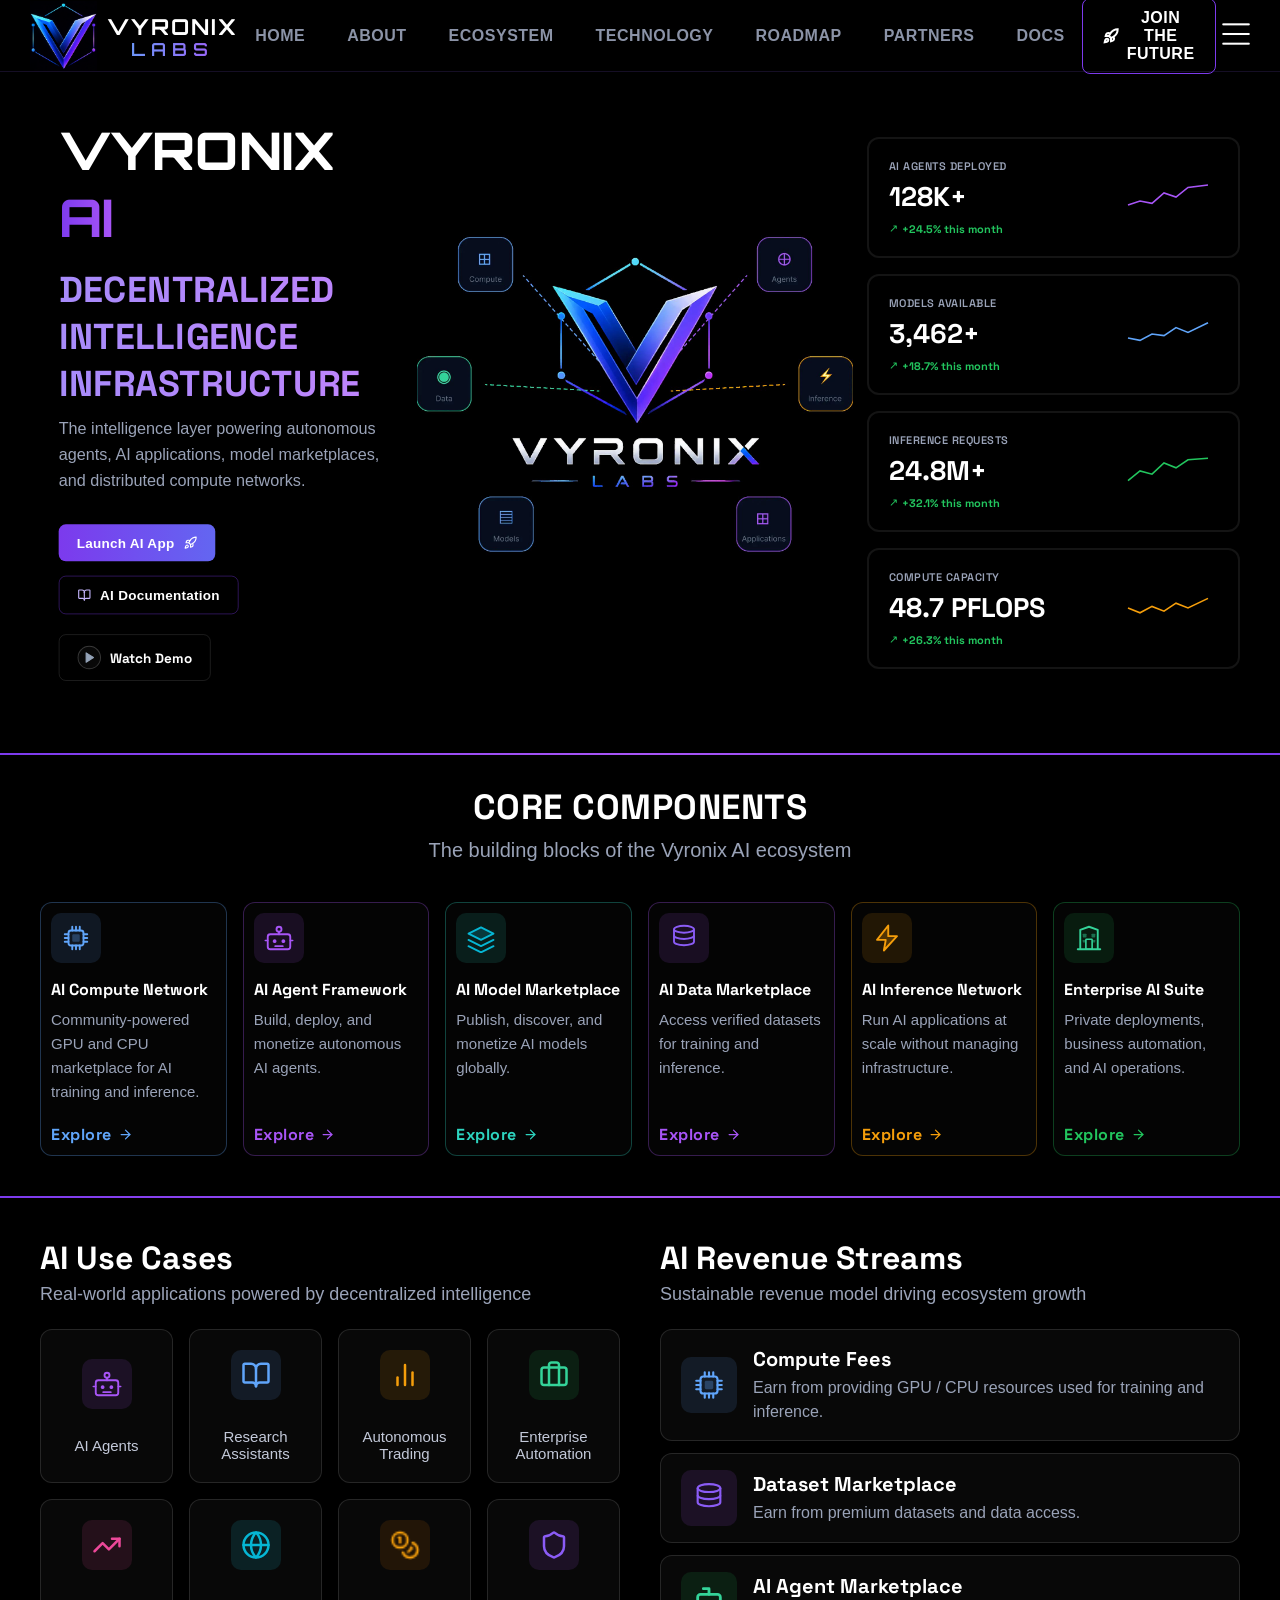
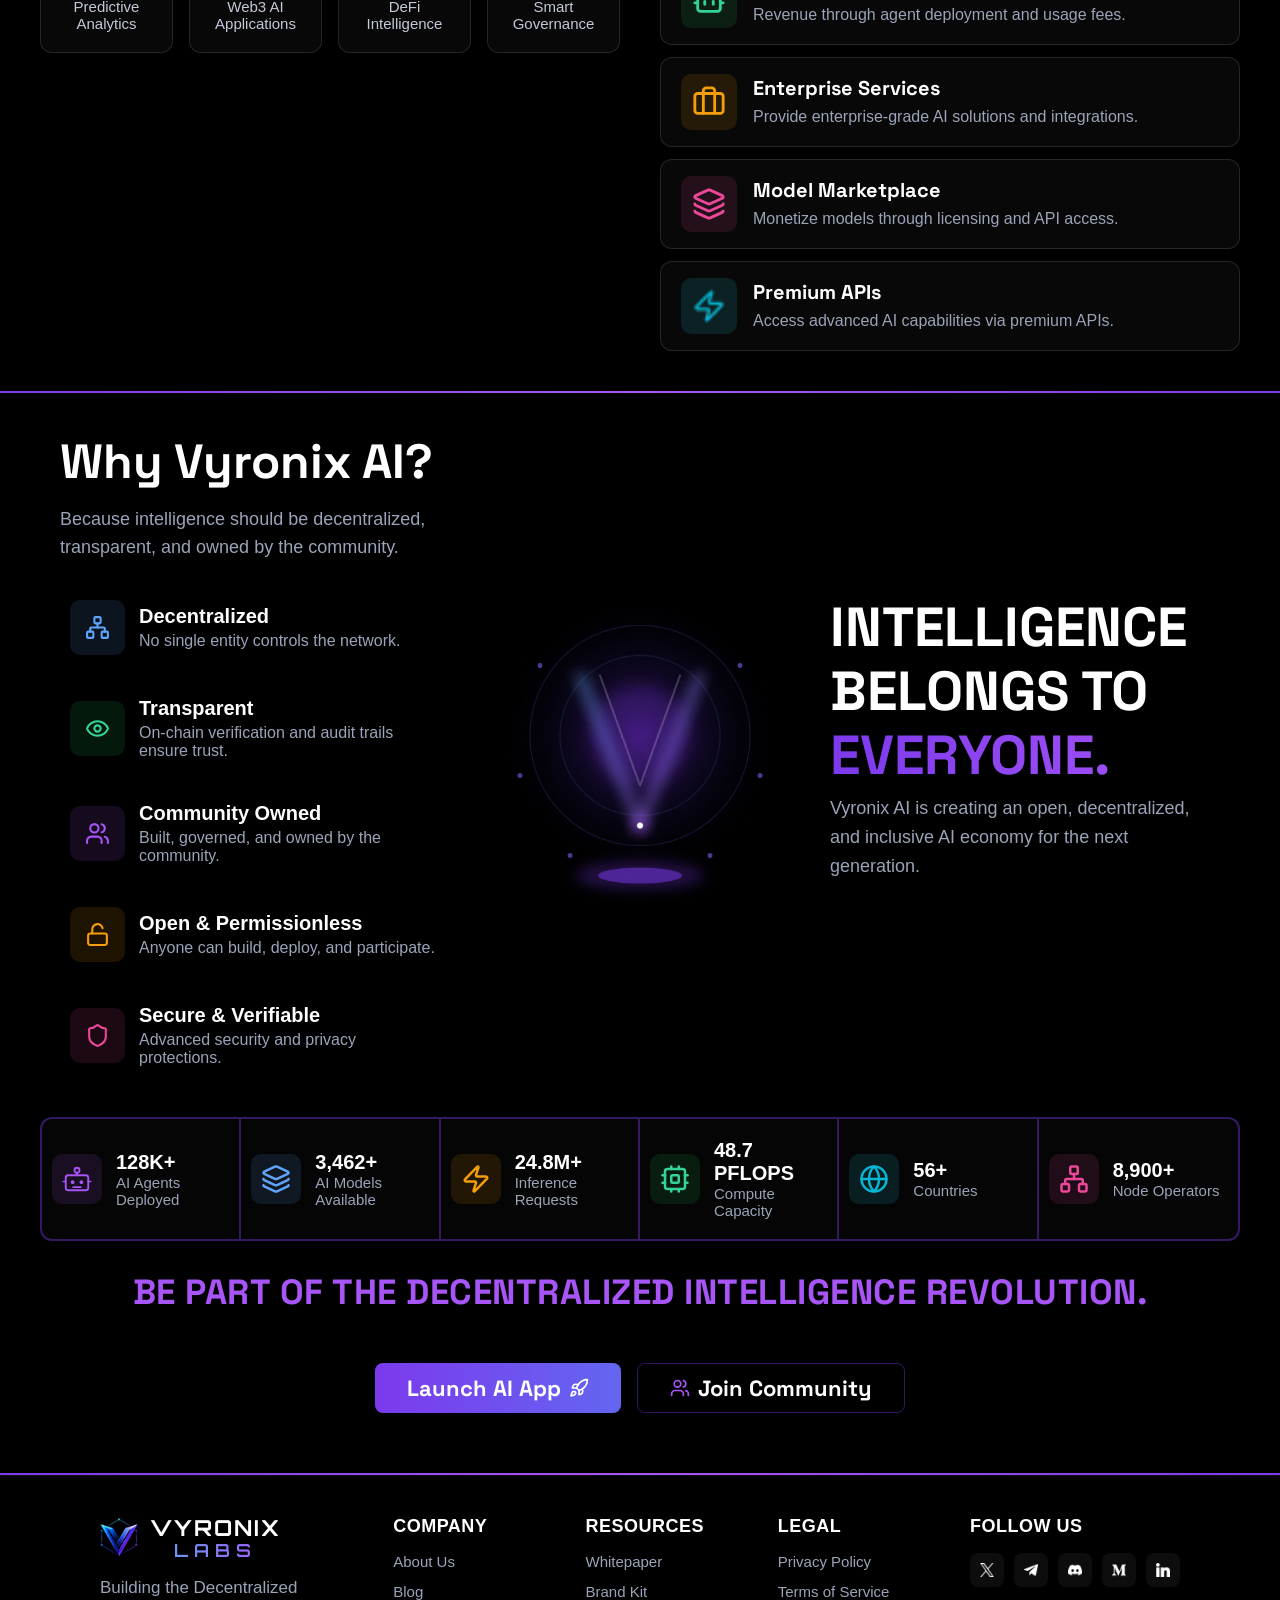
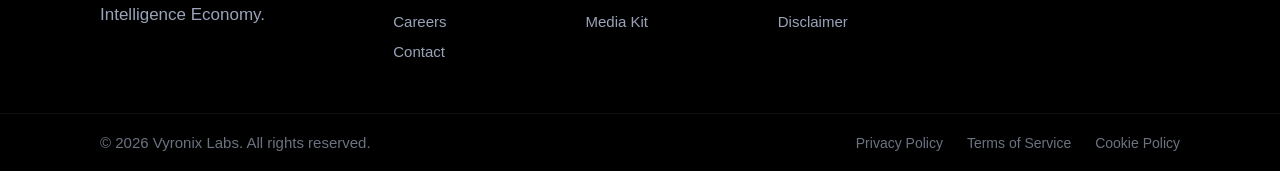
<file: page_ai.html>
<!doctype html>
<html lang="en">
  <head>
    <meta charset="UTF-8" />
    <meta name="viewport" content="width=device-width, initial-scale=1.0" />
    <title>VYRONIX Labs</title>
    <base href="/" />
    <link rel="shortcut icon" href="icones/VLOGO.webp" />
    <link
      rel="stylesheet"
      href="https://fonts.googleapis.com/css2?family=Orbitron:wght@600;700&display=swap"
    />
    <link
      rel="stylesheet"
      href="https://fonts.googleapis.com/css2?family=Space+Grotesk:wght@700;800&family=Orbitron:wght@600;700&display=swap"
    />

    <link rel="stylesheet" href="navbar-footer-drawer.css" />
    <link rel="stylesheet" href="styles_ai.css" />
    <style></style>
  </head>
  <body>
    <!-- Navigation Bar -->
    <nav class="navbar">
      <div class="navlogo">
        <div class="img">
          <img src="icones/VLOGO.webp" alt="" />
        </div>
        <div>
          <div>
            <h2 class="vyronix2">VYRONIX</h2>
            <h2 class="labs2">LABS</h2>
          </div>
        </div>
      </div>
      <div class="Navpages">
        <ul>
          <li><a href="/home">HOME</a></li>
          <li><a href="">ABOUT</a></li>
          <li><a href="">ECOSYSTEM</a></li>
          <li><a href="">TECHNOLOGY</a></li>
          <li><a href="">ROADMAP</a></li>
          <li><a href="">PARTNERS</a></li>
          <li><a href="">DOCS</a></li>
        </ul>
      </div>
      <div class="JoiningButton">
        <button>
          <img src="icones/rocket.svg" alt="" />
          <h3>JOIN THE FUTURE</h3>
        </button>
      </div>
      <div class="hamburger">
        <img src="icones/hamburgerimg.png" alt="menu" />
      </div>
    </nav>

    <!-- Drawer Overlay -->
    <div class="drawer-overlay" id="drawerOverlay"></div>

    <!-- Drawer -->
    <div class="drawer" id="drawer">
      <div class="drawer-header">
        <div class="drawer-logo">
          <img src="icones/VLOGO.webp" alt="Logo" />
          <span>VYRONIX LABS</span>
        </div>
        <button class="drawer-close" id="drawerClose">✕</button>
      </div>

      <ul class="drawer-explore-nav">
        <li class="explore-label"><span class="dot"></span>EXPLORE VYRONIX</li>
        <li>
          <a href="/home"
            ><img src="icones/overview.svg" alt="" /><span>Overview</span></a
          >
        </li>
        <li class="active">
          <a href="/ai"><img src="icones/ai.svg" alt="" /><span>AI</span></a>
        </li>
        <li>
          <a href="/web3"
            ><img src="icones/web3.svg" alt="" /><span>Web3</span></a
          >
        </li>
        <li>
          <a href="/depin"
            ><img src="icones/depin.svg" alt="" /><span>DePIN</span></a
          >
        </li>
        <li>
          <a href="/ecosystem"
            ><img src="icones/ecosystem.svg" alt="" /><span>Ecosystem</span></a
          >
        </li>
        <li>
          <a href="/tokenomics"
            ><img src="icones/token.svg" alt="" /><span>Tokenomics</span></a
          >
        </li>
        <li>
          <a href="/roadmap"
            ><img src="icones/roadmap.svg" alt="" /><span>Roadmap</span></a
          >
        </li>
        <li>
          <a href="/community"
            ><img src="icones/community.svg" alt="" /><span>Community</span></a
          >
        </li>
        <li>
          <a href=""><img src="icones/docs.svg" alt="" /><span>Docs</span></a>
        </li>
        <li>
          <a href=""><img src="icones/faqs.svg" alt="" /><span>FAQ</span></a>
        </li>
      </ul>

      <ul class="drawer-nav">
        <li><a href="/home">HOME</a></li>
        <li><a href="#">ABOUT</a></li>
        <li><a href="#">ECOSYSTEM</a></li>
        <li><a href="#">TECHNOLOGY</a></li>
        <li><a href="#">ROADMAP</a></li>
        <li><a href="#">PARTNERS</a></li>
        <li><a href="#">DOCS</a></li>
      </ul>

      <div class="drawer-footer">
        <button class="drawer-join-btn">
          <img src="icones/jointhefuture.png" alt="" />
          JOIN THE FUTURE
        </button>
        <div class="drawer-social">
          <a href="#"><img src="icones/X.png" alt="X" /></a>
          <a href="#"><img src="icones/palne.png" alt="Telegram" /></a>
          <a href="#"><img src="icones/dot.png" alt="Discord" /></a>
          <a href="#"><img src="icones/m.png" alt="Medium" /></a>
          <a href="#"><img src="icones/in.png" alt="LinkedIn" /></a>
        </div>
      </div>
    </div>

    <!-- Main -->
    <main class="main">
      <div class="sections">
        <!-- Hero Section -->
        <div class="hero">
          <div class="content">
            <div class="heading1">
              <h1>VYRONIX</h1>
              <h1 class="accent">AI</h1>
            </div>
            <div class="heading2">
              <h2>Decentralized</h2>
              <h2>Intelligence Infrastructure</h2>
            </div>
            <div class="para">
              <p>
                The intelligence layer powering autonomous agents, AI
                applications, model marketplaces, and distributed compute
                networks.
              </p>
            </div>
            <div class="buttons">
              <button class="btn-primary">
                <h4>Launch AI App</h4>
                <img src="icones/ai/launchAiPlane.svg" alt="" />
              </button>
              <button class="btn-secondary">
                <img src="icones/ai/aiDocumentation.svg" alt="" />
                <h4>AI Documentation</h4>
              </button>
            </div>
            <div class="playButton">
              <button>
                <span class="play-circle">
                  <img src="icones/ai/watchDemo.svg" alt="" />
                </span>
                <h4>Watch Demo</h4>
              </button>
            </div>
          </div>

          <div class="logo-center">
            <img src="icones/ai/BrainOrb.jpg" alt="Vyronix Labs" />
          </div>

          <div class="stats">
            <div class="stat-card card-panel">
              <div class="left-Content">
                <h2>AI Agents Deployed</h2>
                <h1>128K+</h1>
                <div class="progress progress-purple">
                  <span class="arrow">↗</span>
                  <h2>+24.5% this month</h2>
                </div>
              </div>
              <div class="right-content">
                <svg viewBox="0 0 100 40" class="mini-chart mini-chart-purple">
                  <polyline points="0,30 15,25 30,28 45,15 60,20 75,8 100,5" />
                </svg>
              </div>
            </div>

            <div class="stat-card card-panel">
              <div class="left-Content">
                <h2>Models Available</h2>
                <h1>3,462+</h1>
                <div class="progress progress-blue">
                  <span class="arrow">↗</span>
                  <h2>+18.7% this month</h2>
                </div>
              </div>
              <div class="right-content">
                <svg viewBox="0 0 100 40" class="mini-chart mini-chart-blue">
                  <polyline points="0,25 15,28 30,20 45,22 60,12 75,18 100,6" />
                </svg>
              </div>
            </div>

            <div class="stat-card card-panel">
              <div class="left-Content">
                <h2>Inference Requests</h2>
                <h1>24.8M+</h1>
                <div class="progress progress-green">
                  <span class="arrow">↗</span>
                  <h2>+32.1% this month</h2>
                </div>
              </div>
              <div class="right-content">
                <svg viewBox="0 0 100 40" class="mini-chart mini-chart-green">
                  <polyline points="0,32 15,20 30,24 45,10 60,16 75,6 100,4" />
                </svg>
              </div>
            </div>

            <div class="stat-card card-panel">
              <div class="left-Content">
                <h2>Compute Capacity</h2>
                <h1>48.7 PFLOPS</h1>
                <div class="progress progress-orange">
                  <span class="arrow">↗</span>
                  <h2>+26.3% this month</h2>
                </div>
              </div>
              <div class="right-content">
                <svg viewBox="0 0 100 40" class="mini-chart mini-chart-orange">
                  <polyline points="0,20 15,26 30,18 45,24 60,14 75,20 100,8" />
                </svg>
              </div>
            </div>
          </div>
        </div>

        <!-- Core Components -->
        <div class="core-Components">
          <h1>Core Components</h1>
          <p>The building blocks of the Vyronix AI ecosystem</p>
          <div class="cards">
            <div class="comp-cards card-blue">
              <div class="img-container">
                <img src="icones/ai/aiCompute.svg" alt="" />
              </div>
              <h3>AI Compute Network</h3>
              <p>
                Community-powered GPU and CPU marketplace for AI training and
                inference.
              </p>
              <button>
                <h3>Explore</h3>
                <svg
                  class="arrow"
                  width="10"
                  height="10"
                  viewBox="0 0 10 10"
                  fill="none"
                  xmlns="http://www.w3.org/2000/svg"
                >
                  <path
                    d="M2.08337 5H7.91671"
                    stroke="currentColor"
                    stroke-width="0.833333"
                    stroke-linecap="round"
                    stroke-linejoin="round"
                  />
                  <path
                    d="M5 2.08331L7.91667 4.99998L5 7.91665"
                    stroke="currentColor"
                    stroke-width="0.833333"
                    stroke-linecap="round"
                    stroke-linejoin="round"
                  />
                </svg>
              </button>
            </div>

            <div class="comp-cards card-purple">
              <div class="img-container">
                <img src="icones/ai/aiAgent.svg" alt="" />
              </div>
              <h3>AI Agent Framework</h3>
              <p>Build, deploy, and monetize autonomous AI agents.</p>
              <button>
                <h3>Explore</h3>
                <svg
                  class="arrow"
                  width="10"
                  height="10"
                  viewBox="0 0 10 10"
                  fill="none"
                  xmlns="http://www.w3.org/2000/svg"
                >
                  <path
                    d="M2.08337 5H7.91671"
                    stroke="currentColor"
                    stroke-width="0.833333"
                    stroke-linecap="round"
                    stroke-linejoin="round"
                  />
                  <path
                    d="M5 2.08331L7.91667 4.99998L5 7.91665"
                    stroke="currentColor"
                    stroke-width="0.833333"
                    stroke-linecap="round"
                    stroke-linejoin="round"
                  />
                </svg>
              </button>
            </div>

            <div class="comp-cards card-teal">
              <div class="img-container">
                <img src="icones/ai/aiModel.svg" alt="" />
              </div>
              <h3>AI Model Marketplace</h3>
              <p>Publish, discover, and monetize AI models globally.</p>
              <button>
                <h3>Explore</h3>
                <svg
                  class="arrow"
                  width="10"
                  height="10"
                  viewBox="0 0 10 10"
                  fill="none"
                  xmlns="http://www.w3.org/2000/svg"
                >
                  <path
                    d="M2.08337 5H7.91671"
                    stroke="currentColor"
                    stroke-width="0.833333"
                    stroke-linecap="round"
                    stroke-linejoin="round"
                  />
                  <path
                    d="M5 2.08331L7.91667 4.99998L5 7.91665"
                    stroke="currentColor"
                    stroke-width="0.833333"
                    stroke-linecap="round"
                    stroke-linejoin="round"
                  />
                </svg>
              </button>
            </div>

            <div class="comp-cards card-purple">
              <div class="img-container">
                <img src="icones/ai/aiData.svg" alt="" />
              </div>
              <h3>AI Data Marketplace</h3>
              <p>Access verified datasets for training and inference.</p>
              <button>
                <h3>Explore</h3>
                <svg
                  class="arrow"
                  width="10"
                  height="10"
                  viewBox="0 0 10 10"
                  fill="none"
                  xmlns="http://www.w3.org/2000/svg"
                >
                  <path
                    d="M2.08337 5H7.91671"
                    stroke="currentColor"
                    stroke-width="0.833333"
                    stroke-linecap="round"
                    stroke-linejoin="round"
                  />
                  <path
                    d="M5 2.08331L7.91667 4.99998L5 7.91665"
                    stroke="currentColor"
                    stroke-width="0.833333"
                    stroke-linecap="round"
                    stroke-linejoin="round"
                  />
                </svg>
              </button>
            </div>

            <div class="comp-cards card-orange">
              <div class="img-container">
                <img src="icones/ai/aiInterface.svg" alt="" />
              </div>
              <h3>AI Inference Network</h3>
              <p>
                Run AI applications at scale without managing infrastructure.
              </p>
              <button>
                <h3>Explore</h3>
                <svg
                  class="arrow"
                  width="10"
                  height="10"
                  viewBox="0 0 10 10"
                  fill="none"
                  xmlns="http://www.w3.org/2000/svg"
                >
                  <path
                    d="M2.08337 5H7.91671"
                    stroke="currentColor"
                    stroke-width="0.833333"
                    stroke-linecap="round"
                    stroke-linejoin="round"
                  />
                  <path
                    d="M5 2.08331L7.91667 4.99998L5 7.91665"
                    stroke="currentColor"
                    stroke-width="0.833333"
                    stroke-linecap="round"
                    stroke-linejoin="round"
                  />
                </svg>
              </button>
            </div>

            <div class="comp-cards card-green">
              <div class="img-container">
                <img src="icones/ai/enterpriseAi.svg" alt="" />
              </div>
              <h3>Enterprise AI Suite</h3>
              <p>
                Private deployments, business automation, and AI operations.
              </p>
              <button>
                <h3>Explore</h3>
                <svg
                  class="arrow"
                  width="10"
                  height="10"
                  viewBox="0 0 10 10"
                  fill="none"
                  xmlns="http://www.w3.org/2000/svg"
                >
                  <path
                    d="M2.08337 5H7.91671"
                    stroke="currentColor"
                    stroke-width="0.833333"
                    stroke-linecap="round"
                    stroke-linejoin="round"
                  />
                  <path
                    d="M5 2.08331L7.91667 4.99998L5 7.91665"
                    stroke="currentColor"
                    stroke-width="0.833333"
                    stroke-linecap="round"
                    stroke-linejoin="round"
                  />
                </svg>
              </button>
            </div>
          </div>
        </div>

        <!-- AI Use Cases & Revenue Streams -->
        <div class="usecases-revenue">
          <div class="usecases-col">
            <h1>AI Use Cases</h1>
            <p>Real-world applications powered by decentralized intelligence</p>
            <div class="usecase-grid">
              <div class="usecase-card usecase-purple">
                <div class="img-container">
                  <img src="icones/ai/aiAgent.svg" alt="" />
                </div>
                <p>AI Agents</p>
              </div>
              <div class="usecase-card usecase-blue">
                <div class="img-container">
                  <img src="icones/ai/researchAssistant.svg" alt="" />
                </div>
                <p>Research Assistants</p>
              </div>
              <div class="usecase-card usecase-orange">
                <div class="img-container">
                  <img src="icones/ai/autonomousTrading.svg" alt="" />
                </div>
                <p>Autonomous Trading</p>
              </div>
              <div class="usecase-card usecase-green">
                <div class="img-container">
                  <img src="icones/ai/enterpriseAutomation.svg" alt="" />
                </div>
                <p>Enterprise Automation</p>
              </div>
              <div class="usecase-card usecase-pink">
                <div class="img-container">
                  <img src="icones/ai/predictiveAnalysis.svg" alt="" />
                </div>
                <p>Predictive Analytics</p>
              </div>
              <div class="usecase-card usecase-cyan">
                <div class="img-container">
                  <img src="icones/ai/web3Ai.svg" alt="" />
                </div>
                <p>Web3 AI Applications</p>
              </div>
              <div class="usecase-card usecase-gold">
                <div class="img-container">
                  <img src="icones/ai/deFiIntelligence.webp" alt="" />
                </div>
                <p>DeFi Intelligence</p>
              </div>
              <div class="usecase-card usecase-purple">
                <div class="img-container">
                  <img src="icones/ai/smartGovernance.svg" alt="" />
                </div>
                <p>Smart Governance</p>
              </div>
            </div>
          </div>

          <div class="revenue-col">
            <h1>AI Revenue Streams</h1>
            <p>Sustainable revenue model driving ecosystem growth</p>
            <div class="revenue-list">
              <div class="revenue-row">
                <div class="img-container revenue-blue">
                  <img src="icones/ai/aiCompute.svg" alt="" />
                </div>
                <div class="revenue-text">
                  <h3>Compute Fees</h3>
                  <p>
                    Earn from providing GPU / CPU resources used for training
                    and inference.
                  </p>
                </div>
              </div>
              <div class="revenue-row">
                <div class="img-container revenue-purple">
                  <img src="icones/ai/aiData.svg" alt="" />
                </div>
                <div class="revenue-text">
                  <h3>Dataset Marketplace</h3>
                  <p>Earn from premium datasets and data access.</p>
                </div>
              </div>
              <div class="revenue-row">
                <div class="img-container revenue-green">
                  <img src="icones/ai/aiAgent2.svg" alt="" />
                </div>
                <div class="revenue-text">
                  <h3>AI Agent Marketplace</h3>
                  <p>Revenue through agent deployment and usage fees.</p>
                </div>
              </div>
              <div class="revenue-row">
                <div class="img-container revenue-orange">
                  <img src="icones/ai/enterpriceServices.svg" alt="" />
                </div>
                <div class="revenue-text">
                  <h3>Enterprise Services</h3>
                  <p>Provide enterprise-grade AI solutions and integrations.</p>
                </div>
              </div>
              <div class="revenue-row">
                <div class="img-container revenue-pink">
                  <img src="icones/ai/modelMarketplace.svg" alt="" />
                </div>
                <div class="revenue-text">
                  <h3>Model Marketplace</h3>
                  <p>Monetize models through licensing and API access.</p>
                </div>
              </div>
              <div class="revenue-row">
                <div class="img-container revenue-cyan">
                  <img src="icones/ai/premiumAPIs.webp" alt="" />
                </div>
                <div class="revenue-text">
                  <h3>Premium APIs</h3>
                  <p>Access advanced AI capabilities via premium APIs.</p>
                </div>
              </div>
            </div>
          </div>
        </div>

        <!-- Why Vyronix AI -->
        <div class="why-Vyronix">
          <div class="main-content">
            <div class="why-left">
              <div class="heading">
                <h1>Why Vyronix AI?</h1>
              </div>
              <div class="para">
                <p>
                  Because intelligence should be decentralized, transparent, and
                  owned by the community.
                </p>
              </div>
              <div class="lists">
                <div class="list-item">
                  <div class="img-container list-blue">
                    <img src="icones/ai/decentralized.svg" alt="" />
                  </div>
                  <div class="list-text">
                    <h3>Decentralized</h3>
                    <p>No single entity controls the network.</p>
                  </div>
                </div>
                <div class="list-item">
                  <div class="img-container list-green">
                    <img src="icones/ai/transparent.svg" alt="" />
                  </div>
                  <div class="list-text">
                    <h3>Transparent</h3>
                    <p>On-chain verification and audit trails ensure trust.</p>
                  </div>
                </div>
                <div class="list-item">
                  <div class="img-container list-purple">
                    <img src="icones/ai/communityOwned.svg" alt="" />
                  </div>
                  <div class="list-text">
                    <h3>Community Owned</h3>
                    <p>Built, governed, and owned by the community.</p>
                  </div>
                </div>
                <div class="list-item">
                  <div class="img-container list-orange">
                    <img src="icones/ai/openPermissionless.svg" alt="" />
                  </div>
                  <div class="list-text">
                    <h3>Open &amp; Permissionless</h3>
                    <p>Anyone can build, deploy, and participate.</p>
                  </div>
                </div>
                <div class="list-item">
                  <div class="img-container list-pink">
                    <img src="icones/ai/secureVerifiable.svg" alt="" />
                  </div>
                  <div class="list-text">
                    <h3>Secure &amp; Verifiable</h3>
                    <p>Advanced security and privacy protections.</p>
                  </div>
                </div>
              </div>
            </div>
            <div class="why-center"></div>
            <div class="why-right">
              <div class="heading">
                <h1>Intelligence</h1>
                <h1>Belongs To</h1>
                <h1 class="accent">Everyone.</h1>
              </div>
              <div class="para">
                <p>
                  Vyronix AI is creating an open, decentralized, and inclusive
                  AI economy for the next generation.
                </p>
              </div>
            </div>
          </div>

          <div class="stat-cards">
            <div class="stat-item">
              <div class="img-container stat-purple">
                <img src="icones/ai/aiAgent.svg" alt="" />
              </div>
              <div class="text">
                <h1>128K+</h1>
                <p>AI Agents Deployed</p>
              </div>
            </div>
            <div class="stat-item">
              <div class="img-container stat-blue">
                <img src="icones/ai/modelsAvailable.svg" alt="" />
              </div>
              <div class="text">
                <h1>3,462+</h1>
                <p>AI Models Available</p>
              </div>
            </div>
            <div class="stat-item">
              <div class="img-container stat-orange">
                <img src="icones/ai/inferenceRequests.svg" alt="" />
              </div>
              <div class="text">
                <h1>24.8M+</h1>
                <p>Inference Requests</p>
              </div>
            </div>
            <div class="stat-item">
              <div class="img-container stat-green">
                <img src="icones/ai/computeCapacity.svg" alt="" />
              </div>
              <div class="text">
                <h1>48.7 PFLOPS</h1>
                <p>Compute Capacity</p>
              </div>
            </div>
            <div class="stat-item">
              <div class="img-container stat-cyan">
                <img src="icones/ai/countries.svg" alt="" />
              </div>
              <div class="text">
                <h1>56+</h1>
                <p>Countries</p>
              </div>
            </div>
            <div class="stat-item">
              <div class="img-container stat-pink">
                <img src="icones/ai/nodeOperators.svg" alt="" />
              </div>
              <div class="text">
                <h1>8,900+</h1>
                <p>Node Operators</p>
              </div>
            </div>
          </div>

          <div class="cta-block">
            <div class="heading">
              <h1>Be Part Of The Decentralized Intelligence Revolution.</h1>
            </div>
            <div class="buttons">
              <button class="btn-primary">
                <h4>Launch AI App</h4>
                <img src="icones/ai/launchAiPlane.svg" alt="" />
              </button>
              <button class="btn-secondary">
                <img src="icones/ai/communityOwned.svg" alt="" />
                <h4>Join Community</h4>
              </button>
            </div>
          </div>
        </div>
      </div>
    </main>

    <!-- Footer -->
    <footer class="footer">
      <div class="footer-bottom">
        <div class="footer-brand">
          <div class="footer-logo">
            <img src="icones/VLOGO.webp" alt="" />
            <div>
              <h2 class="vyronix2">VYRONIX</h2>
              <h2 class="labs2">LABS</h2>
            </div>
          </div>
          <p class="footer-tagline">
            Building the Decentralized Intelligence Economy.
          </p>
        </div>

        <div class="footer-links-col">
          <h4>COMPANY</h4>
          <ul>
            <li><a href="">About Us</a></li>
            <li><a href="">Blog</a></li>
            <li><a href="">Careers</a></li>
            <li><a href="">Contact</a></li>
          </ul>
        </div>

        <div class="footer-links-col">
          <h4>RESOURCES</h4>
          <ul>
            <li><a href="">Whitepaper</a></li>
            <li><a href="">Brand Kit</a></li>
            <li><a href="">Media Kit</a></li>
          </ul>
        </div>

        <div class="footer-links-col">
          <h4>LEGAL</h4>
          <ul>
            <li><a href="">Privacy Policy</a></li>
            <li><a href="">Terms of Service</a></li>
            <li><a href="">Disclaimer</a></li>
          </ul>
        </div>

        <div class="footer-follow-col">
          <h4>FOLLOW US</h4>
          <div class="social-icons">
            <a href=""><img src="icones/X.png" alt="X" /></a>
            <a href=""><img src="icones/palne.png" alt="Telegram" /></a>
            <a href=""><img src="icones/dot.png" alt="Discord" /></a>
            <a href=""><img src="icones/m.png" alt="Medium" /></a>
            <a href=""><img src="icones/in.png" alt="LinkedIn" /></a>
          </div>
        </div>
      </div>
      <div class="footer-copyright">
        <p>© 2026 Vyronix Labs. All rights reserved.</p>
        <div class="footer-copyright-links">
          <a href="">Privacy Policy</a>
          <a href="">Terms of Service</a>
          <a href="">Cookie Policy</a>
        </div>
      </div>
    </footer>

    <script src="script.js"></script>
  </body>
</html>
</file>
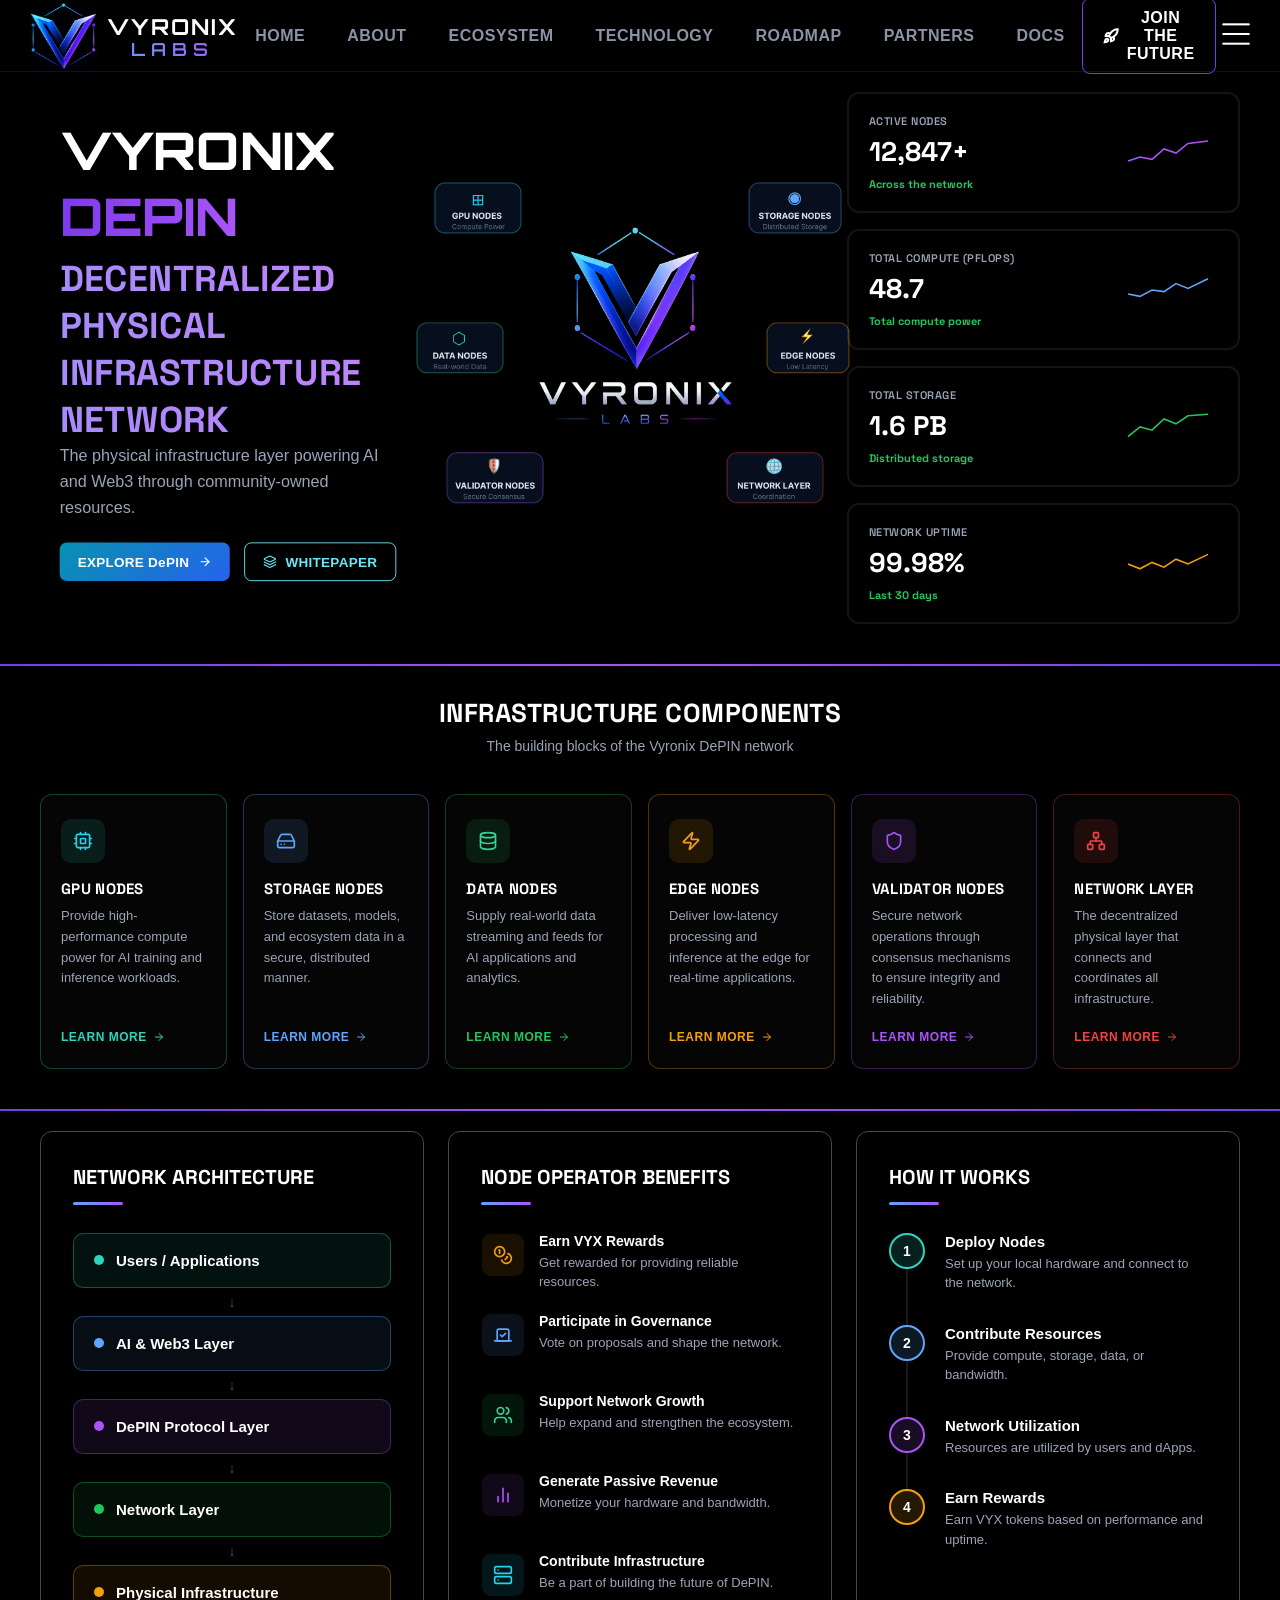
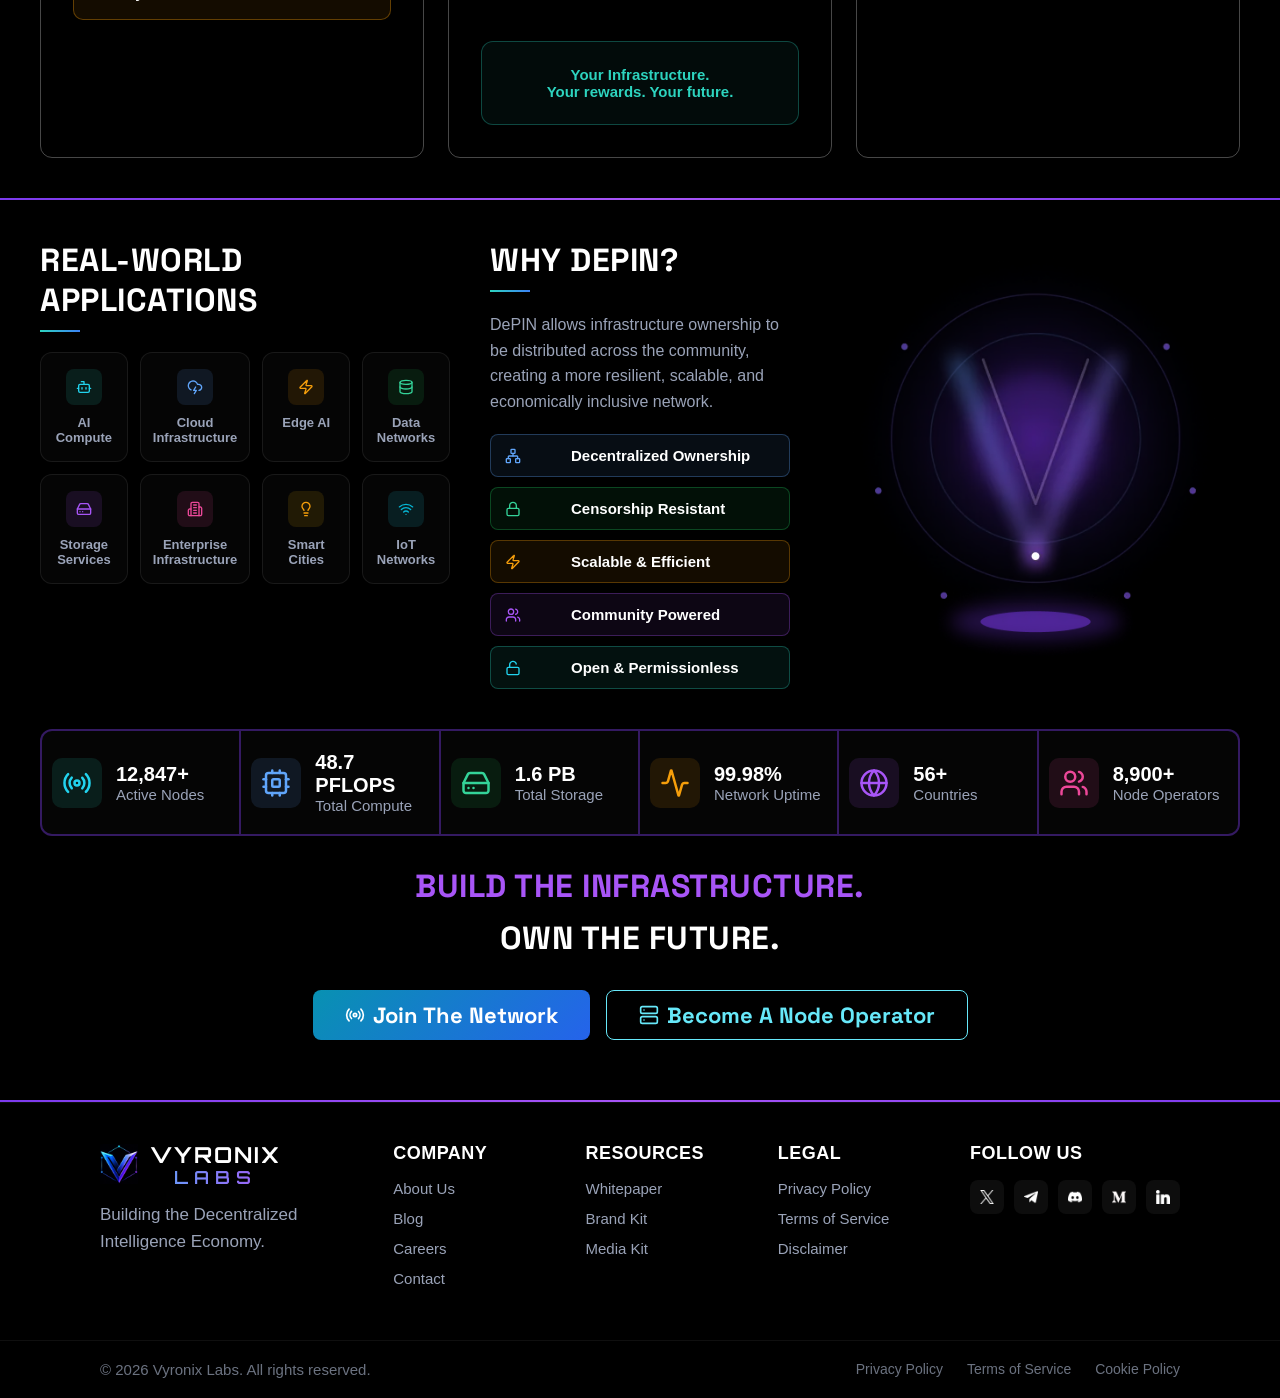
<file: page_depin.html>
<!doctype html>
<html lang="en">
  <head>
    <meta charset="UTF-8" />
    <meta name="viewport" content="width=device-width, initial-scale=1.0" />
    <title>VYRONIX Labs</title>
    <base href="/" />
    <link rel="shortcut icon" href="icones/VLOGO.webp" />
    <link
      rel="stylesheet"
      href="https://fonts.googleapis.com/css2?family=Orbitron:wght@600;700&display=swap"
    />
    <link
      rel="stylesheet"
      href="https://fonts.googleapis.com/css2?family=Space+Grotesk:wght@700;800&family=Orbitron:wght@600;700&display=swap"
    />
    <link rel="stylesheet" href="navbar-footer-drawer.css" />
    <link rel="stylesheet" href="style_depin.css" />
    <style></style>
  </head>
  <body>
    <!-- Navigation Bar -->
    <nav class="navbar">
      <div class="navlogo">
        <div class="img">
          <img src="icones/VLOGO.webp" alt="" />
        </div>
        <div>
          <div>
            <h2 class="vyronix2">VYRONIX</h2>
            <h2 class="labs2">LABS</h2>
          </div>
        </div>
      </div>
      <div class="Navpages">
        <ul>
          <li><a href="/home">HOME</a></li>
          <li><a href="">ABOUT</a></li>
          <li><a href="">ECOSYSTEM</a></li>
          <li><a href="">TECHNOLOGY</a></li>
          <li><a href="">ROADMAP</a></li>
          <li><a href="">PARTNERS</a></li>
          <li><a href="">DOCS</a></li>
        </ul>
      </div>
      <div class="JoiningButton">
        <button>
          <img src="icones/rocket.svg" alt="" />
          <h3>JOIN THE FUTURE</h3>
        </button>
      </div>
      <div class="hamburger">
        <img src="icones/hamburgerimg.png" alt="menu" />
      </div>
    </nav>

    <!-- Drawer Overlay -->
    <div class="drawer-overlay" id="drawerOverlay"></div>

    <!-- Drawer -->
    <div class="drawer" id="drawer">
      <div class="drawer-header">
        <div class="drawer-logo">
          <img src="icones/VLOGO.webp" alt="Logo" />
          <span>VYRONIX LABS</span>
        </div>
        <button class="drawer-close" id="drawerClose">✕</button>
      </div>

      <ul class="drawer-explore-nav">
        <li class="explore-label"><span class="dot"></span>EXPLORE VYRONIX</li>
        <li>
          <a href="/home"
            ><img src="icones/overview.svg" alt="" /><span>Overview</span></a
          >
        </li>
        <li>
          <a href="/ai"><img src="icones/ai.svg" alt="" /><span>AI</span></a>
        </li>
        <li>
          <a href="/web3"
            ><img src="icones/web3.svg" alt="" /><span>Web3</span></a
          >
        </li>
        <li class="active">
          <a href="/depin"
            ><img src="icones/depin.svg" alt="" /><span>DePIN</span></a
          >
        </li>
        <li>
          <a href="/ecosystem"
            ><img src="icones/ecosystem.svg" alt="" /><span>Ecosystem</span></a
          >
        </li>
        <li>
          <a href="/tokenomics"
            ><img src="icones/token.svg" alt="" /><span>Tokenomics</span></a
          >
        </li>
        <li>
          <a href="/roadmap"
            ><img src="icones/roadmap.svg" alt="" /><span>Roadmap</span></a
          >
        </li>
        <li>
          <a href="/community"
            ><img src="icones/community.svg" alt="" /><span>Community</span></a
          >
        </li>
        <li>
          <a href=""><img src="icones/docs.svg" alt="" /><span>Docs</span></a>
        </li>
        <li>
          <a href=""><img src="icones/faqs.svg" alt="" /><span>FAQ</span></a>
        </li>
      </ul>

      <ul class="drawer-nav">
        <li><a href="/home">HOME</a></li>
        <li><a href="#">ABOUT</a></li>
        <li><a href="#">ECOSYSTEM</a></li>
        <li><a href="#">TECHNOLOGY</a></li>
        <li><a href="#">ROADMAP</a></li>
        <li><a href="#">PARTNERS</a></li>
        <li><a href="#">DOCS</a></li>
      </ul>

      <div class="drawer-footer">
        <button class="drawer-join-btn">
          <img src="icones/jointhefuture.png" alt="" />
          JOIN THE FUTURE
        </button>
        <div class="drawer-social">
          <a href="#"><img src="icones/X.png" alt="X" /></a>
          <a href="#"><img src="icones/palne.png" alt="Telegram" /></a>
          <a href="#"><img src="icones/dot.png" alt="Discord" /></a>
          <a href="#"><img src="icones/m.png" alt="Medium" /></a>
          <a href="#"><img src="icones/in.png" alt="LinkedIn" /></a>
        </div>
      </div>
    </div>

    <!-- Main -->
    <main class="main">
      <div class="sections">
        <!-- Hero Section -->
        <div class="hero">
          <div class="content">
            <div class="heading1">
              <h1>VYRONIX</h1>
              <h1 class="accent">DEPIN</h1>
            </div>
            <div class="heading2">
              <h2>DECENTRALIZED PHYSICAL</h2>
              <h2>Infrastructure NETWORK</h2>
            </div>
            <div class="para">
              <p>
                The physical infrastructure layer powering AI and Web3 through
                community-owned resources.
              </p>
            </div>
            <div class="buttons">
              <button class="btn-primary">
                <h4>EXPLORE DePIN</h4>
                <img src="icones/depin/exploreDepin.svg" alt="" />
              </button>
              <button class="btn-secondary">
                <img src="icones/depin/whitePaper.svg" alt="" />
                <h4>WHITEPAPER</h4>
              </button>
            </div>
          </div>

          <div class="logo-center">
            <img src="icones/depin/DePINHeroOrb.png" alt="Vyronix Labs" />
          </div>

          <div class="stats">
            <div class="stat-card card-panel">
              <div class="left-Content">
                <h2>ACTIVE NODES</h2>
                <h1>12,847+</h1>
                <div class="progress progress-purple">
                  <h2>Across the network</h2>
                </div>
              </div>
              <div class="right-content">
                <svg viewBox="0 0 100 40" class="mini-chart mini-chart-purple">
                  <polyline points="0,30 15,25 30,28 45,15 60,20 75,8 100,5" />
                </svg>
              </div>
            </div>

            <div class="stat-card card-panel">
              <div class="left-Content">
                <h2>TOTAL COMPUTE (PFLOPS)</h2>
                <h1>48.7</h1>
                <div class="progress progress-blue">
                  <!-- <span class="arrow">↗</span> -->
                  <h2>Total compute power</h2>
                </div>
              </div>
              <div class="right-content">
                <svg viewBox="0 0 100 40" class="mini-chart mini-chart-blue">
                  <polyline points="0,25 15,28 30,20 45,22 60,12 75,18 100,6" />
                </svg>
              </div>
            </div>

            <div class="stat-card card-panel">
              <div class="left-Content">
                <h2>TOTAL STORAGE</h2>
                <h1>1.6 PB</h1>
                <div class="progress progress-green">
                  <!-- <span class="arrow">↗</span> -->
                  <h2>Distributed storage</h2>
                </div>
              </div>
              <div class="right-content">
                <svg viewBox="0 0 100 40" class="mini-chart mini-chart-green">
                  <polyline points="0,32 15,20 30,24 45,10 60,16 75,6 100,4" />
                </svg>
              </div>
            </div>

            <div class="stat-card card-panel">
              <div class="left-Content">
                <h2>NETWORK UPTIME</h2>
                <h1>99.98%</h1>
                <div class="progress progress-orange">
                  <!-- <span class="arrow">↗</span> -->
                  <h2>Last 30 days</h2>
                </div>
              </div>
              <div class="right-content">
                <svg viewBox="0 0 100 40" class="mini-chart mini-chart-orange">
                  <polyline points="0,20 15,26 30,18 45,24 60,14 75,20 100,8" />
                </svg>
              </div>
            </div>
          </div>
        </div>

        <!-- Infrastructure Components -->
        <div class="core-Components">
          <h1>INFRASTRUCTURE COMPONENTS</h1>
          <p>The building blocks of the Vyronix DePIN network</p>
          <div class="cards">
            <div class="comp-cards card-teal">
              <div class="img-container">
                <img src="icones/depin/gpuNodes.svg" alt="" />
              </div>
              <h3>GPU NODES</h3>
              <p>
                Provide high-performance compute power for AI training and
                inference workloads.
              </p>
              <button>
                <h3>LEARN MORE</h3>
                <svg
                  class="arrow"
                  width="10"
                  height="10"
                  viewBox="0 0 10 10"
                  fill="none"
                  xmlns="http://www.w3.org/2000/svg"
                >
                  <path
                    d="M2.08337 5H7.91671"
                    stroke="currentColor"
                    stroke-width="0.833333"
                    stroke-linecap="round"
                    stroke-linejoin="round"
                  />
                  <path
                    d="M5 2.08331L7.91667 4.99998L5 7.91665"
                    stroke="currentColor"
                    stroke-width="0.833333"
                    stroke-linecap="round"
                    stroke-linejoin="round"
                  />
                </svg>
              </button>
            </div>

            <div class="comp-cards card-blue">
              <div class="img-container">
                <img src="icones/depin/storageNodes.svg" alt="" />
              </div>
              <h3>STORAGE NODES</h3>
              <p>
                Store datasets, models, and ecosystem data in a secure,
                distributed manner.
              </p>
              <button>
                <h3>LEARN MORE</h3>
                <svg
                  class="arrow"
                  width="10"
                  height="10"
                  viewBox="0 0 10 10"
                  fill="none"
                  xmlns="http://www.w3.org/2000/svg"
                >
                  <path
                    d="M2.08337 5H7.91671"
                    stroke="currentColor"
                    stroke-width="0.833333"
                    stroke-linecap="round"
                    stroke-linejoin="round"
                  />
                  <path
                    d="M5 2.08331L7.91667 4.99998L5 7.91665"
                    stroke="currentColor"
                    stroke-width="0.833333"
                    stroke-linecap="round"
                    stroke-linejoin="round"
                  />
                </svg>
              </button>
            </div>

            <div class="comp-cards card-green">
              <div class="img-container">
                <img src="icones/depin/dataNodes.svg" alt="" />
              </div>
              <h3>DATA NODES</h3>
              <p>
                Supply real-world data streaming and feeds for AI applications
                and analytics.
              </p>
              <button>
                <h3>LEARN MORE</h3>
                <svg
                  class="arrow"
                  width="10"
                  height="10"
                  viewBox="0 0 10 10"
                  fill="none"
                  xmlns="http://www.w3.org/2000/svg"
                >
                  <path
                    d="M2.08337 5H7.91671"
                    stroke="currentColor"
                    stroke-width="0.833333"
                    stroke-linecap="round"
                    stroke-linejoin="round"
                  />
                  <path
                    d="M5 2.08331L7.91667 4.99998L5 7.91665"
                    stroke="currentColor"
                    stroke-width="0.833333"
                    stroke-linecap="round"
                    stroke-linejoin="round"
                  />
                </svg>
              </button>
            </div>

            <div class="comp-cards card-orange">
              <div class="img-container">
                <img src="icones/depin/edgeNodes.svg" alt="" />
              </div>
              <h3>EDGE NODES</h3>
              <p>
                Deliver low-latency processing and inference at the edge for
                real-time applications.
              </p>
              <button>
                <h3>LEARN MORE</h3>
                <svg
                  class="arrow"
                  width="10"
                  height="10"
                  viewBox="0 0 10 10"
                  fill="none"
                  xmlns="http://www.w3.org/2000/svg"
                >
                  <path
                    d="M2.08337 5H7.91671"
                    stroke="currentColor"
                    stroke-width="0.833333"
                    stroke-linecap="round"
                    stroke-linejoin="round"
                  />
                  <path
                    d="M5 2.08331L7.91667 4.99998L5 7.91665"
                    stroke="currentColor"
                    stroke-width="0.833333"
                    stroke-linecap="round"
                    stroke-linejoin="round"
                  />
                </svg>
              </button>
            </div>

            <div class="comp-cards card-purple">
              <div class="img-container">
                <img src="icones/depin/validatorNodes.svg" alt="" />
              </div>
              <h3>VALIDATOR NODES</h3>
              <p>
                Secure network operations through consensus mechanisms to ensure
                integrity and reliability.
              </p>
              <button>
                <h3>LEARN MORE</h3>
                <svg
                  class="arrow"
                  width="10"
                  height="10"
                  viewBox="0 0 10 10"
                  fill="none"
                  xmlns="http://www.w3.org/2000/svg"
                >
                  <path
                    d="M2.08337 5H7.91671"
                    stroke="currentColor"
                    stroke-width="0.833333"
                    stroke-linecap="round"
                    stroke-linejoin="round"
                  />
                  <path
                    d="M5 2.08331L7.91667 4.99998L5 7.91665"
                    stroke="currentColor"
                    stroke-width="0.833333"
                    stroke-linecap="round"
                    stroke-linejoin="round"
                  />
                </svg>
              </button>
            </div>

            <div class="comp-cards card-red">
              <div class="img-container">
                <img src="icones/depin/networkLayer.svg" alt="" />
              </div>
              <h3>NETWORK LAYER</h3>
              <p>
                The decentralized physical layer that connects and coordinates
                all infrastructure.
              </p>
              <button>
                <h3>LEARN MORE</h3>
                <svg
                  class="arrow"
                  width="10"
                  height="10"
                  viewBox="0 0 10 10"
                  fill="none"
                  xmlns="http://www.w3.org/2000/svg"
                >
                  <path
                    d="M2.08337 5H7.91671"
                    stroke="currentColor"
                    stroke-width="0.833333"
                    stroke-linecap="round"
                    stroke-linejoin="round"
                  />
                  <path
                    d="M5 2.08331L7.91667 4.99998L5 7.91665"
                    stroke="currentColor"
                    stroke-width="0.833333"
                    stroke-linecap="round"
                    stroke-linejoin="round"
                  />
                </svg>
              </button>
            </div>
          </div>
        </div>

        <!-- Network Architecture / Node Benefits / How It Works -->
        <div class="architecture-section">
          <div class="arch-col card-panel">
            <h1>Network Architecture</h1>
            <div class="arch-underline underline-blue"></div>

            <div class="arch-flow">
              <div class="arch-box arch-teal">
                <span class="arch-dot"></span>Users / Applications
              </div>
              <div class="arch-arrow">↓</div>

              <div class="arch-box arch-blue">
                <span class="arch-dot"></span>AI &amp; Web3 Layer
              </div>
              <div class="arch-arrow">↓</div>

              <div class="arch-box arch-purple">
                <span class="arch-dot"></span>DePIN Protocol Layer
              </div>
              <div class="arch-arrow">↓</div>

              <div class="arch-box arch-green">
                <span class="arch-dot"></span>Network Layer
              </div>
              <div class="arch-arrow">↓</div>

              <div class="arch-box arch-orange">
                <span class="arch-dot"></span>Physical Infrastructure
              </div>
            </div>
          </div>

          <div class="benefits-col card-panel">
            <h1>Node Operator Benefits</h1>
            <div class="arch-underline underline-blue"></div>

            <div class="benefit-list">
              <div class="benefit-item">
                <div class="img-container benefit-orange">
                  <img src="icones/depin/vyxRewards.svg" alt="" />
                </div>
                <div class="benefit-text">
                  <h3>Earn VYX Rewards</h3>
                  <p>Get rewarded for providing reliable resources.</p>
                </div>
              </div>

              <div class="benefit-item">
                <div class="img-container benefit-blue">
                  <img src="icones/depin/governance.svg" alt="" />
                </div>
                <div class="benefit-text">
                  <h3>Participate in Governance</h3>
                  <p>Vote on proposals and shape the network.</p>
                </div>
              </div>

              <div class="benefit-item">
                <div class="img-container benefit-green">
                  <img src="icones/depin/networkGrowth.svg" alt="" />
                </div>
                <div class="benefit-text">
                  <h3>Support Network Growth</h3>
                  <p>Help expand and strengthen the ecosystem.</p>
                </div>
              </div>
              <div class="benefit-item">
                <div class="img-container benefit-purple">
                  <img src="icones/depin/passiveRevenue.svg" alt="" />
                </div>
                <div class="benefit-text">
                  <h3>Generate Passive Revenue</h3>
                  <p>Monetize your hardware and bandwidth.</p>
                </div>
              </div>

              <div class="benefit-item">
                <div class="img-container benefit-cyan">
                  <img src="icones/depin/infrastructure.svg" alt="" />
                </div>
                <div class="benefit-text">
                  <h3>Contribute Infrastructure</h3>
                  <p>Be a part of building the future of DePIN.</p>
                </div>
              </div>
            </div>

            <div class="benefits-cta">
              <p>Your Infrastructure.</p>
              <p>Your rewards. Your future.</p>
            </div>
          </div>

          <div class="steps-col card-panel">
            <h1>How It Works</h1>
            <div class="arch-underline underline-blue"></div>

            <div class="step-row">
              <span class="step-num step-teal">1</span>
              <div>
                <h3>Deploy Nodes</h3>
                <p>Set up your local hardware and connect to the network.</p>
              </div>
            </div>
            <div class="step-row">
              <span class="step-num step-blue">2</span>
              <div>
                <h3>Contribute Resources</h3>
                <p>Provide compute, storage, data, or bandwidth.</p>
              </div>
            </div>
            <div class="step-row">
              <span class="step-num step-purple">3</span>
              <div>
                <h3>Network Utilization</h3>
                <p>Resources are utilized by users and dApps.</p>
              </div>
            </div>
            <div class="step-row">
              <span class="step-num step-orange">4</span>
              <div>
                <h3>Earn Rewards</h3>
                <p>Earn VYX tokens based on performance and uptime.</p>
              </div>
            </div>
          </div>
        </div>

        <!-- Why DePIN -->
        <div class="why-Vyronix">
          <div class="main-content depin-grid">
            <div class="why-left">
              <div class="heading"><h1>Real-World Applications</h1></div>
              <div class="section-underline"></div>
              <div class="app-grid">
                <div class="app-card">
                  <div class="img-container app-teal">
                    <img src="icones/depin/aiCompute.svg" alt="" />
                  </div>
                  <p>AI Compute</p>
                </div>
                <div class="app-card">
                  <div class="img-container app-blue">
                    <img src="icones/depin/cloudInfra.svg" alt="" />
                  </div>
                  <p>Cloud Infrastructure</p>
                </div>
                <div class="app-card">
                  <div class="img-container app-orange">
                    <img src="icones/depin/edgeAi.svg" alt="" />
                  </div>
                  <p>Edge AI</p>
                </div>
                <div class="app-card">
                  <div class="img-container app-green">
                    <img src="icones/depin/dataNetworks.svg" alt="" />
                  </div>
                  <p>Data Networks</p>
                </div>
                <div class="app-card">
                  <div class="img-container app-purple">
                    <img src="icones/depin/storageServices.svg" alt="" />
                  </div>
                  <p>Storage Services</p>
                </div>
                <div class="app-card">
                  <div class="img-container app-pink">
                    <img src="icones/depin/enterpriseInfra.svg" alt="" />
                  </div>
                  <p>Enterprise Infrastructure</p>
                </div>
                <div class="app-card">
                  <div class="img-container app-yellow">
                    <img src="icones/depin/smartCities.svg" alt="" />
                  </div>
                  <p>Smart Cities</p>
                </div>
                <div class="app-card">
                  <div class="img-container app-cyan">
                    <img src="icones/depin/iotNetworks.svg" alt="" />
                  </div>
                  <p>IoT Networks</p>
                </div>
              </div>
            </div>

            <div class="why-mid">
              <div class="heading"><h1>Why DePIN?</h1></div>
              <div class="section-underline"></div>
              <div class="para">
                <p>
                  DePIN allows infrastructure ownership to be distributed across
                  the community, creating a more resilient, scalable, and
                  economically inclusive network.
                </p>
              </div>
              <div class="pill-list">
                <div class="pill pill-blue">
                  <img src="icones/depin/decentralizedOwnership.svg" alt="" />
                  <span>Decentralized Ownership</span>
                </div>
                <div class="pill pill-green">
                  <img src="icones/depin/censorshipResistant.svg" alt="" />
                  <span>Censorship Resistant</span>
                </div>
                <div class="pill pill-orange">
                  <img src="icones/depin/scalableEfficient.svg" alt="" />
                  <span>Scalable &amp; Efficient</span>
                </div>
                <div class="pill pill-purple">
                  <img src="icones/depin/communityPowered.svg" alt="" />
                  <span>Community Powered</span>
                </div>
                <div class="pill pill-teal">
                  <img src="icones/depin/openPermissionless.svg" alt="" />
                  <span>Open &amp; Permissionless</span>
                </div>
              </div>
            </div>

            <div class="why-center"></div>
          </div>

          <div class="stat-cards">
            <div class="stat-item">
              <div class="img-container stat-teal">
                <img src="icones/depin/activeNode.svg" alt="" />
              </div>
              <div class="text">
                <h1>12,847+</h1>
                <p>Active Nodes</p>
              </div>
            </div>
            <div class="stat-item">
              <div class="img-container stat-blue">
                <img src="icones/depin/totalCompute.svg" alt="" />
              </div>
              <div class="text">
                <h1>48.7 PFLOPS</h1>
                <p>Total Compute</p>
              </div>
            </div>
            <div class="stat-item">
              <div class="img-container stat-green">
                <img src="icones/depin/totalStorage.svg" alt="" />
              </div>
              <div class="text">
                <h1>1.6 PB</h1>
                <p>Total Storage</p>
              </div>
            </div>
            <div class="stat-item">
              <div class="img-container stat-orange">
                <img src="icones/depin/networkUptime.svg" alt="" />
              </div>
              <div class="text">
                <h1>99.98%</h1>
                <p>Network Uptime</p>
              </div>
            </div>
            <div class="stat-item">
              <div class="img-container stat-purple">
                <img src="icones/depin/countries.svg" alt="" />
              </div>
              <div class="text">
                <h1>56+</h1>
                <p>Countries</p>
              </div>
            </div>
            <div class="stat-item">
              <div class="img-container stat-pink">
                <img src="icones/depin/nodeOperators.svg" alt="" />
              </div>
              <div class="text">
                <h1>8,900+</h1>
                <p>Node Operators</p>
              </div>
            </div>
          </div>

          <div class="cta-block">
            <div class="heading">
              <h1>Build The Infrastructure.</h1>
              <h1>Own The Future.</h1>
            </div>
            <div class="buttons">
              <button class="btn-primary">
                <img src="icones/depin/joinTheNetwork.svg" alt="" />
                <h4>Join The Network</h4>
              </button>
              <button class="btn-secondary">
                <img src="icones/depin/becomeANodeOperator.svg" alt="" />
                <h4>Become A Node Operator</h4>
              </button>
            </div>
          </div>
        </div>
      </div>
    </main>

    <!-- Footer -->
    <footer class="footer">
      <div class="footer-bottom">
        <div class="footer-brand">
          <div class="footer-logo">
            <img src="icones/VLOGO.webp" alt="" />
            <div>
              <h2 class="vyronix2">VYRONIX</h2>
              <h2 class="labs2">LABS</h2>
            </div>
          </div>
          <p class="footer-tagline">
            Building the Decentralized Intelligence Economy.
          </p>
        </div>

        <div class="footer-links-col">
          <h4>COMPANY</h4>
          <ul>
            <li><a href="">About Us</a></li>
            <li><a href="">Blog</a></li>
            <li><a href="">Careers</a></li>
            <li><a href="">Contact</a></li>
          </ul>
        </div>

        <div class="footer-links-col">
          <h4>RESOURCES</h4>
          <ul>
            <li><a href="">Whitepaper</a></li>
            <li><a href="">Brand Kit</a></li>
            <li><a href="">Media Kit</a></li>
          </ul>
        </div>

        <div class="footer-links-col">
          <h4>LEGAL</h4>
          <ul>
            <li><a href="">Privacy Policy</a></li>
            <li><a href="">Terms of Service</a></li>
            <li><a href="">Disclaimer</a></li>
          </ul>
        </div>

        <div class="footer-follow-col">
          <h4>FOLLOW US</h4>
          <div class="social-icons">
            <a href=""><img src="icones/X.png" alt="X" /></a>
            <a href=""><img src="icones/palne.png" alt="Telegram" /></a>
            <a href=""><img src="icones/dot.png" alt="Discord" /></a>
            <a href=""><img src="icones/m.png" alt="Medium" /></a>
            <a href=""><img src="icones/in.png" alt="LinkedIn" /></a>
          </div>
        </div>
      </div>
      <div class="footer-copyright">
        <p>© 2026 Vyronix Labs. All rights reserved.</p>
        <div class="footer-copyright-links">
          <a href="">Privacy Policy</a>
          <a href="">Terms of Service</a>
          <a href="">Cookie Policy</a>
        </div>
      </div>
    </footer>

    <script src="script.js"></script>
  </body>
</html>
</file>
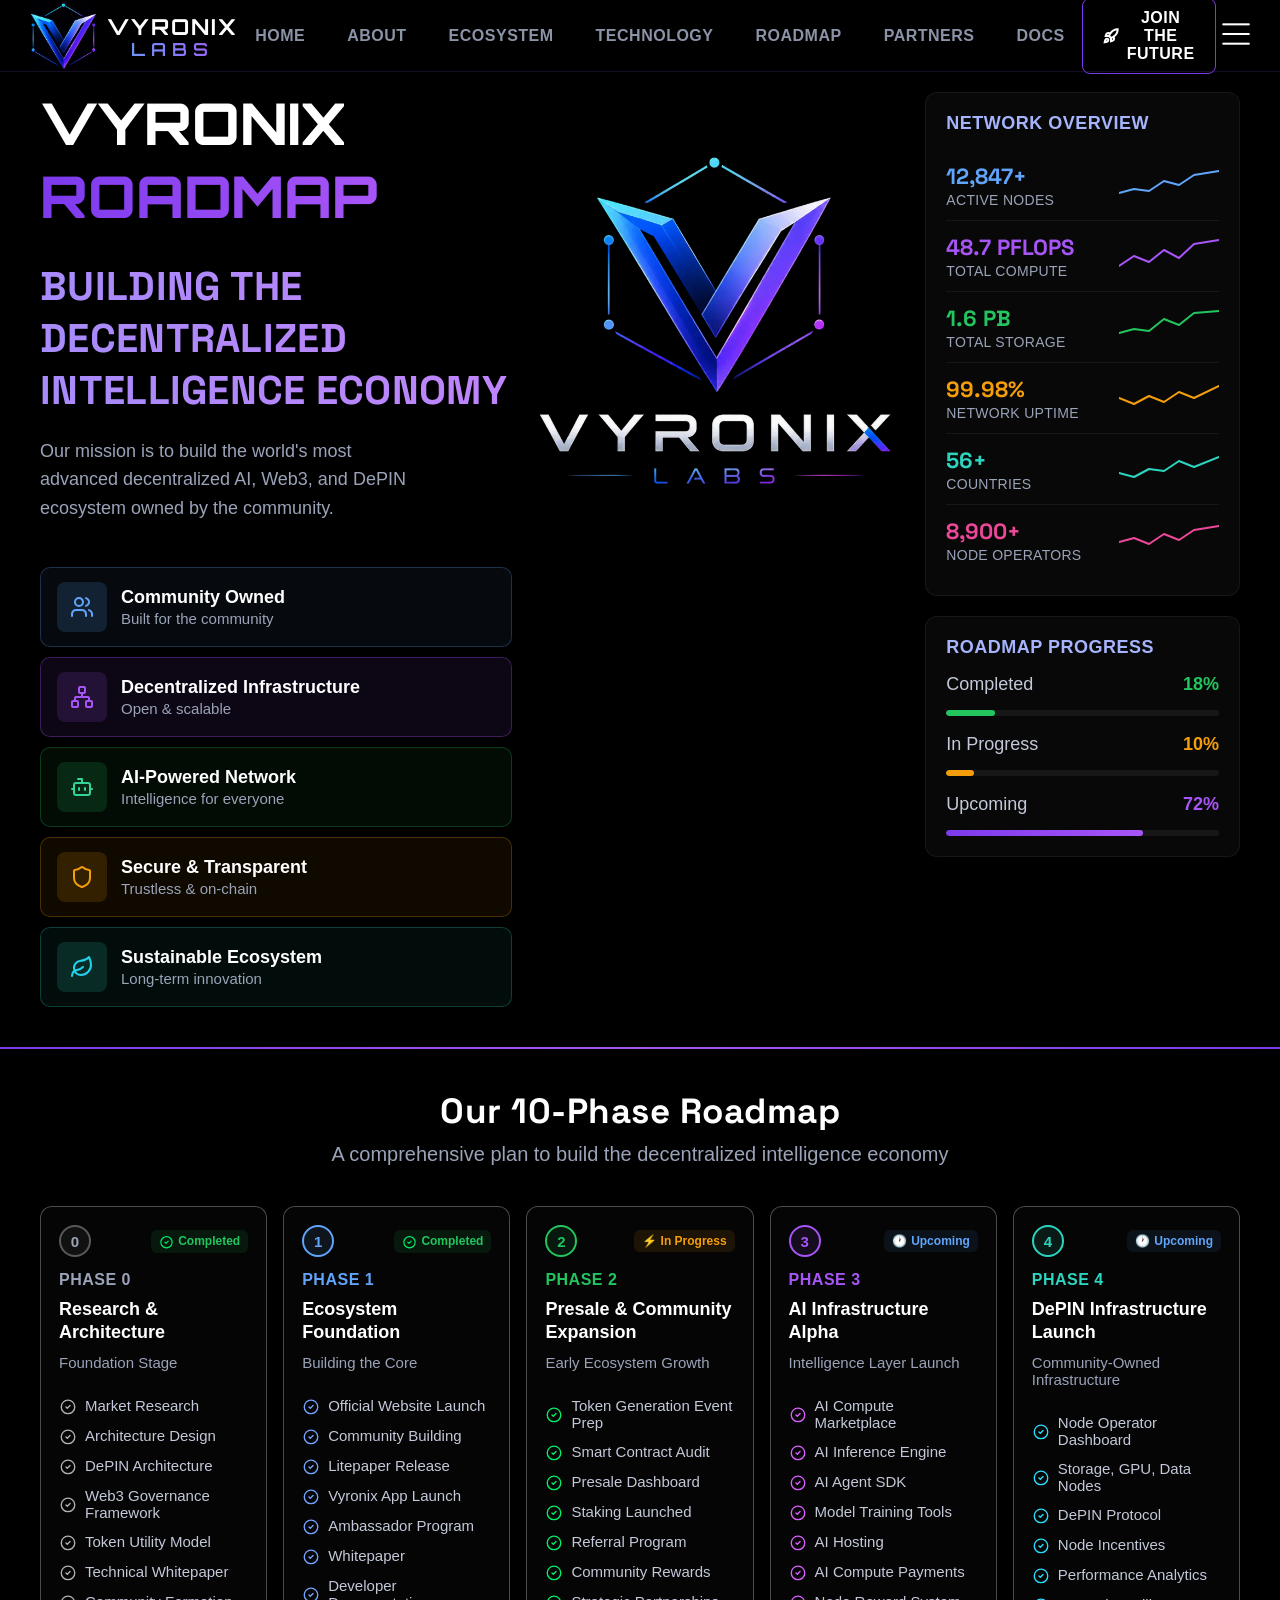
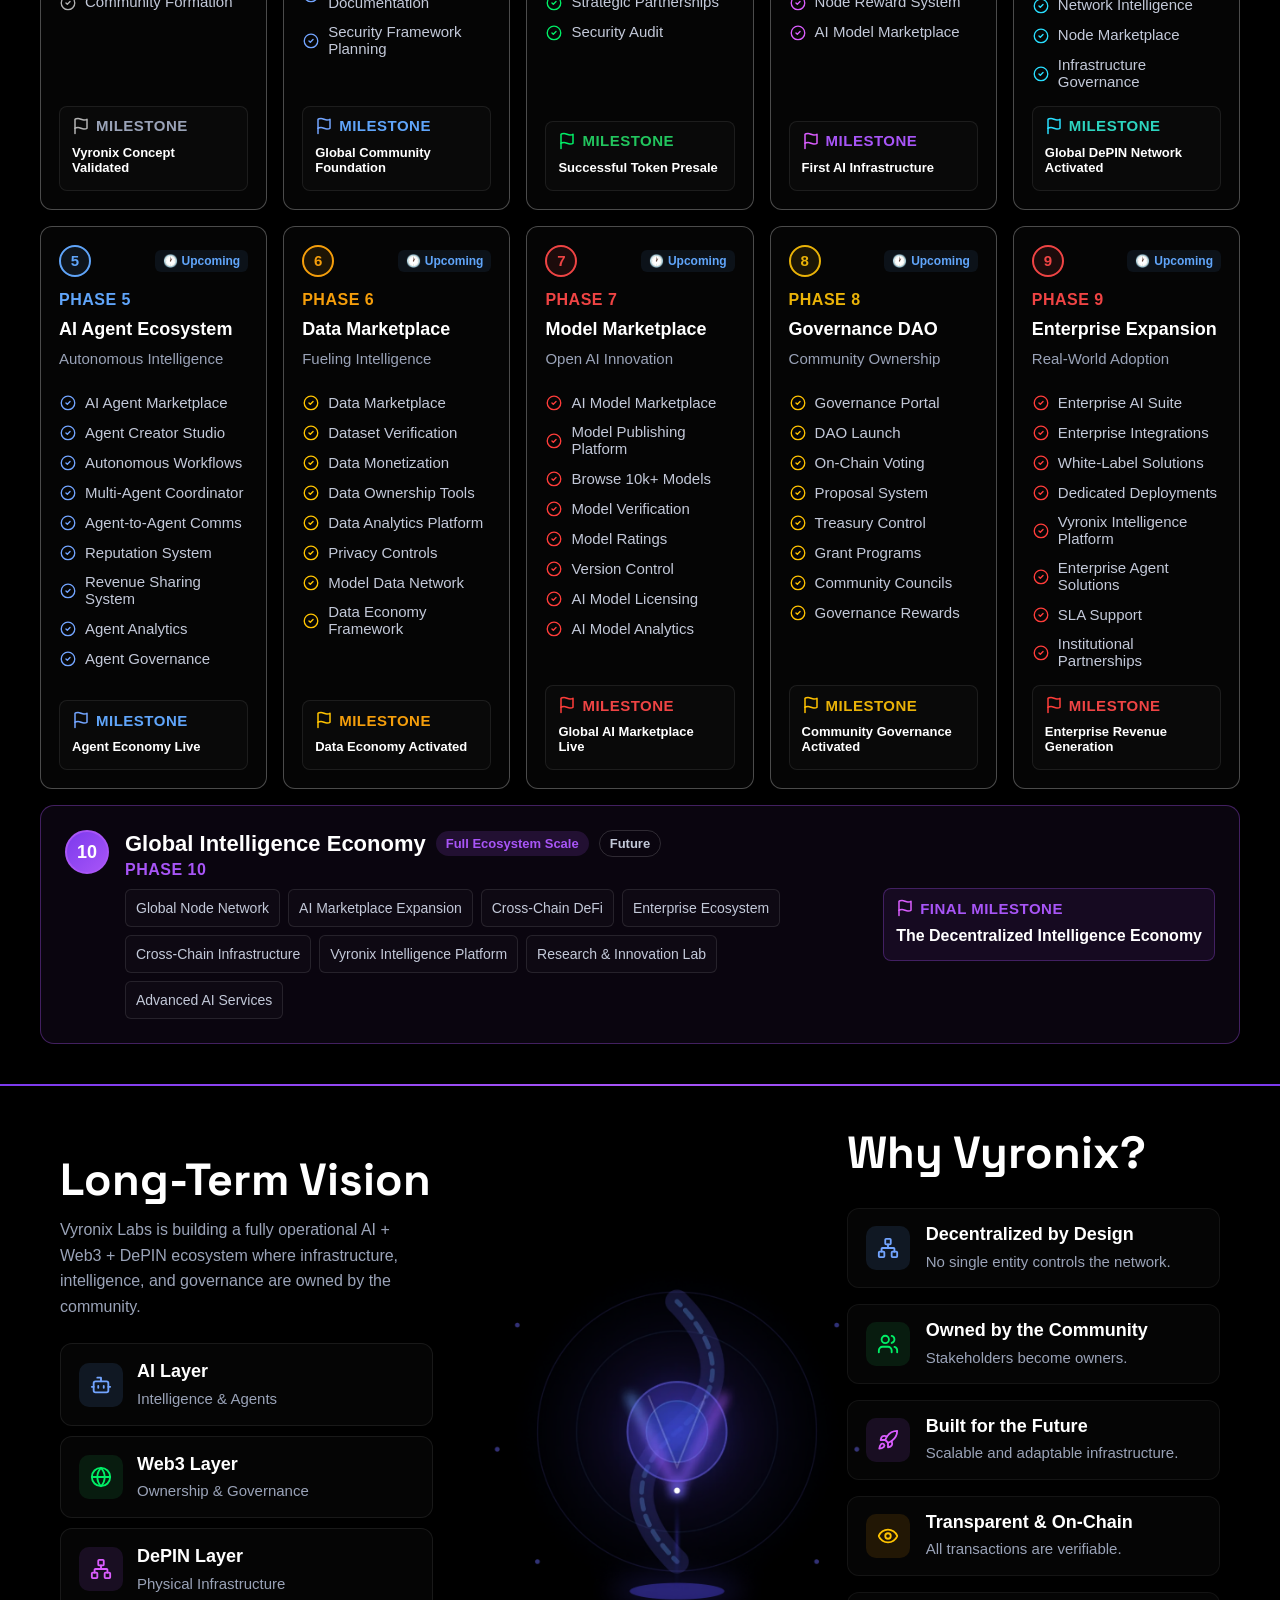
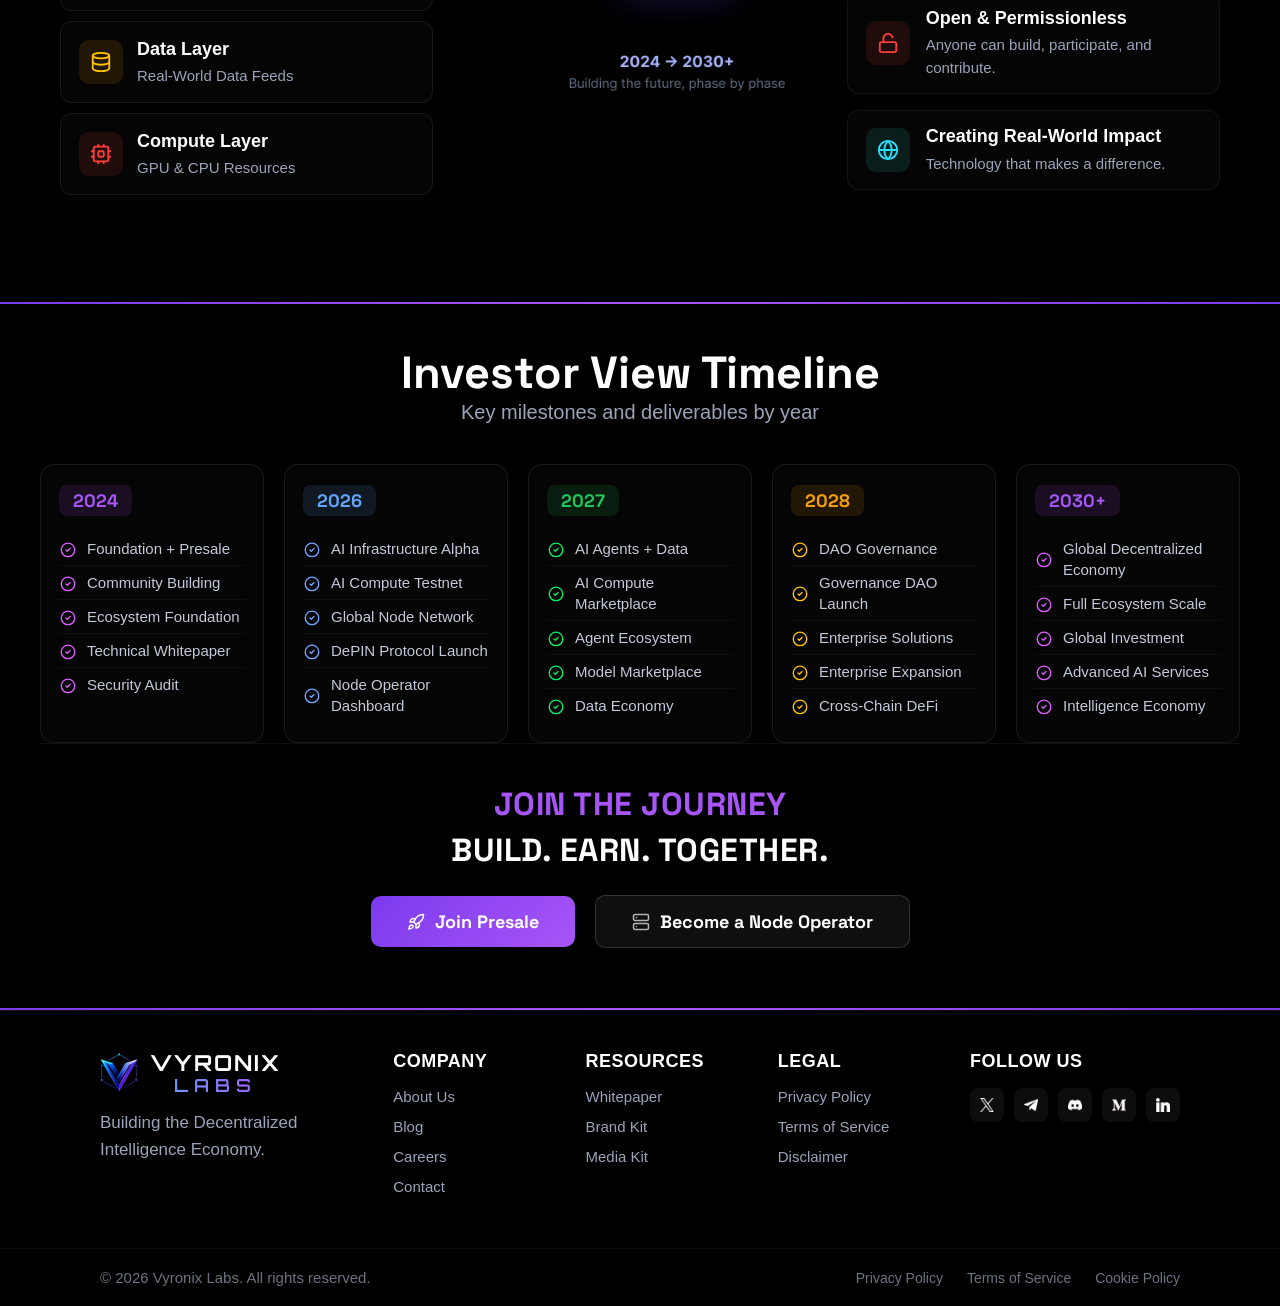
<file: page_roadmap.html>
<!doctype html>
<html lang="en">
  <head>
    <meta charset="UTF-8" />
    <meta name="viewport" content="width=device-width, initial-scale=1.0" />
    <title>VYRONIX Labs</title>
    <base href="/" />
    <link rel="shortcut icon" href="icones/VLOGO.webp" />
    <link
      rel="stylesheet"
      href="https://fonts.googleapis.com/css2?family=Orbitron:wght@600;700&display=swap"
    />
    <link
      rel="stylesheet"
      href="https://fonts.googleapis.com/css2?family=Space+Grotesk:wght@700;800&family=Orbitron:wght@600;700&display=swap"
    />
    <link rel="stylesheet" href="styles_roadmap.css" />
    <link rel="stylesheet" href="navbar-footer-drawer.css" />

    <style></style>
  </head>
  <body>
    <!-- Navigation Bar -->
    <nav class="navbar">
      <div class="navlogo">
        <div class="img">
          <img src="icones/VLOGO.webp" alt="" />
        </div>
        <div>
          <div>
            <h2 class="vyronix2">VYRONIX</h2>
            <h2 class="labs2">LABS</h2>
          </div>
        </div>
      </div>
      <div class="Navpages">
        <ul>
          <li><a href="/home">HOME</a></li>
          <li><a href="">ABOUT</a></li>
          <li><a href="">ECOSYSTEM</a></li>
          <li><a href="">TECHNOLOGY</a></li>
          <li><a href="">ROADMAP</a></li>
          <li><a href="">PARTNERS</a></li>
          <li><a href="">DOCS</a></li>
        </ul>
      </div>
      <div class="JoiningButton">
        <button>
          <img src="icones/rocket.svg" alt="" />
          <h3>JOIN THE FUTURE</h3>
        </button>
      </div>
      <div class="hamburger">
        <img src="icones/hamburgerimg.png" alt="menu" />
      </div>
    </nav>

    <!-- Drawer Overlay -->
    <div class="drawer-overlay" id="drawerOverlay"></div>

    <!-- Drawer -->
    <div class="drawer" id="drawer">
      <div class="drawer-header">
        <div class="drawer-logo">
          <img src="icones/VLOGO.webp" alt="Logo" />
          <span>VYRONIX LABS</span>
        </div>
        <button class="drawer-close" id="drawerClose">✕</button>
      </div>

      <ul class="drawer-explore-nav">
        <li class="explore-label"><span class="dot"></span>EXPLORE VYRONIX</li>
        <li>
          <a href="/home"
            ><img src="icones/overview.svg" alt="" /><span>Overview</span></a
          >
        </li>
        <li>
          <a href="/ai"><img src="icones/ai.svg" alt="" /><span>AI</span></a>
        </li>
        <li>
          <a href="/web3"
            ><img src="icones/web3.svg" alt="" /><span>Web3</span></a
          >
        </li>
        <li>
          <a href="/depin"
            ><img src="icones/depin.svg" alt="" /><span>DePIN</span></a
          >
        </li>
        <li>
          <a href="/ecosystem"
            ><img src="icones/ecosystem.svg" alt="" /><span>Ecosystem</span></a
          >
        </li>
        <li>
          <a href="/tokenomics"
            ><img src="icones/token.svg" alt="" /><span>Tokenomics</span></a
          >
        </li>
        <li class="active">
          <a href="/roadmap"
            ><img src="icones/roadmap.svg" alt="" /><span>Roadmap</span></a
          >
        </li>
        <li>
          <a href=""
            ><img src="icones/community.svg" alt="" /><span>Community</span></a
          >
        </li>
        <li>
          <a href=""><img src="icones/docs.svg" alt="" /><span>Docs</span></a>
        </li>
        <li>
          <a href=""><img src="icones/faqs.svg" alt="" /><span>FAQ</span></a>
        </li>
      </ul>

      <ul class="drawer-nav">
        <li><a href="/home">HOME</a></li>
        <li><a href="#">ABOUT</a></li>
        <li><a href="#">ECOSYSTEM</a></li>
        <li><a href="#">TECHNOLOGY</a></li>
        <li><a href="#">ROADMAP</a></li>
        <li><a href="#">PARTNERS</a></li>
        <li><a href="#">DOCS</a></li>
      </ul>

      <div class="drawer-footer">
        <button class="drawer-join-btn">
          <img src="icones/jointhefuture.png" alt="" />
          JOIN THE FUTURE
        </button>
        <div class="drawer-social">
          <a href="#"><img src="icones/X.png" alt="X" /></a>
          <a href="#"><img src="icones/palne.png" alt="Telegram" /></a>
          <a href="#"><img src="icones/dot.png" alt="Discord" /></a>
          <a href="#"><img src="icones/m.png" alt="Medium" /></a>
          <a href="#"><img src="icones/in.png" alt="LinkedIn" /></a>
        </div>
      </div>
    </div>

    <!-- Main -->
    <main class="main">
      <div class="sections">
        <!-- Hero Section -->
        <div class="hero">
          <div class="content">
            <div class="heading1">
              <h1>VYRONIX</h1>
              <h1 class="accent">ROADMAP</h1>
            </div>
            <div class="heading2">
              <h2>Building the Decentralized</h2>
              <h2>Intelligence Economy</h2>
            </div>
            <div class="para">
              <p>
                Our mission is to build the world's most advanced decentralized
                AI, Web3, and DePIN ecosystem owned by the community.
              </p>
            </div>
            <div class="roadmap-feature-list">
              <div class="roadmap-feature-row feature-blue">
                <div class="img-container">
                  <img src="icones/roadmap/communityOwned.svg" alt="" />
                </div>
                <div class="roadmap-feature-text">
                  <h3>Community Owned</h3>
                  <p>Built for the community</p>
                </div>
              </div>
              <div class="roadmap-feature-row feature-purple">
                <div class="img-container">
                  <img src="icones/roadmap/decentralizedInfra.svg" alt="" />
                </div>
                <div class="roadmap-feature-text">
                  <h3>Decentralized Infrastructure</h3>
                  <p>Open &amp; scalable</p>
                </div>
              </div>
              <div class="roadmap-feature-row feature-green">
                <div class="img-container">
                  <img src="icones/roadmap/aiPowered.svg" alt="" />
                </div>
                <div class="roadmap-feature-text">
                  <h3>AI-Powered Network</h3>
                  <p>Intelligence for everyone</p>
                </div>
              </div>
              <div class="roadmap-feature-row feature-orange">
                <div class="img-container">
                  <img src="icones/roadmap/secureTransparent.svg" alt="" />
                </div>
                <div class="roadmap-feature-text">
                  <h3>Secure &amp; Transparent</h3>
                  <p>Trustless &amp; on-chain</p>
                </div>
              </div>
              <div class="roadmap-feature-row feature-teal">
                <div class="img-container">
                  <img src="icones/roadmap/sustainable.svg" alt="" />
                </div>
                <div class="roadmap-feature-text">
                  <h3>Sustainable Ecosystem</h3>
                  <p>Long-term innovation</p>
                </div>
              </div>
            </div>
          </div>
          <div class="logo-center">
            <img src="icones/roadmap/VyronixLogo.webp" alt="Vyronix Labs" />
          </div>

          <div class="roadmap-sidebar">
            <div class="card-panel network-overview">
              <h3 class="sidebar-title">Network Overview</h3>

              <div class="net-stat-row">
                <div class="net-stat-left">
                  <h1 class="net-blue">12,847+</h1>
                  <p>Active Nodes</p>
                </div>
                <svg viewBox="0 0 100 40" class="mini-chart mini-chart-blue">
                  <polyline points="0,28 15,24 30,26 45,16 60,20 75,10 100,6" />
                </svg>
              </div>

              <div class="net-stat-row">
                <div class="net-stat-left">
                  <h1 class="net-purple">48.7 PFLOPS</h1>
                  <p>Total Compute</p>
                </div>
                <svg viewBox="0 0 100 40" class="mini-chart mini-chart-purple">
                  <polyline points="0,30 15,20 30,26 45,14 60,22 75,8 100,4" />
                </svg>
              </div>

              <div class="net-stat-row">
                <div class="net-stat-left">
                  <h1 class="net-green">1.6 PB</h1>
                  <p>Total Storage</p>
                </div>
                <svg viewBox="0 0 100 40" class="mini-chart mini-chart-green">
                  <polyline points="0,26 15,22 30,24 45,12 60,18 75,6 100,4" />
                </svg>
              </div>

              <div class="net-stat-row">
                <div class="net-stat-left">
                  <h1 class="net-orange">99.98%</h1>
                  <p>Network Uptime</p>
                </div>
                <svg viewBox="0 0 100 40" class="mini-chart mini-chart-orange">
                  <polyline points="0,20 15,26 30,18 45,24 60,14 75,20 100,8" />
                </svg>
              </div>

              <div class="net-stat-row">
                <div class="net-stat-left">
                  <h1 class="net-teal">56+</h1>
                  <p>Countries</p>
                </div>
                <svg viewBox="0 0 100 40" class="mini-chart mini-chart-teal">
                  <polyline points="0,24 15,28 30,20 45,22 60,12 75,18 100,8" />
                </svg>
              </div>

              <div class="net-stat-row">
                <div class="net-stat-left">
                  <h1 class="net-pink">8,900+</h1>
                  <p>Node Operators</p>
                </div>
                <svg viewBox="0 0 100 40" class="mini-chart mini-chart-pink">
                  <polyline points="0,22 15,18 30,24 45,14 60,20 75,10 100,6" />
                </svg>
              </div>
            </div>

            <div class="card-panel roadmap-progress">
              <h3 class="sidebar-title">Roadmap Progress</h3>

              <div class="progress-item">
                <div class="progress-label-row">
                  <span>Completed</span>
                  <span class="progress-value progress-value-green">18%</span>
                </div>
                <div class="progress-track">
                  <div
                    class="progress-fill progress-fill-green"
                    style="width: 18%"
                  ></div>
                </div>
              </div>

              <div class="progress-item">
                <div class="progress-label-row">
                  <span>In Progress</span>
                  <span class="progress-value progress-value-orange">10%</span>
                </div>
                <div class="progress-track">
                  <div
                    class="progress-fill progress-fill-orange"
                    style="width: 10%"
                  ></div>
                </div>
              </div>

              <div class="progress-item">
                <div class="progress-label-row">
                  <span>Upcoming</span>
                  <span class="progress-value progress-value-purple">72%</span>
                </div>
                <div class="progress-track">
                  <div
                    class="progress-fill progress-fill-purple"
                    style="width: 72%"
                  ></div>
                </div>
              </div>
            </div>
          </div>
        </div>

        <!-- Roadmap Phases -->
        <div class="phases-section">
          <h1>Our 10-Phase Roadmap</h1>
          <p>
            A comprehensive plan to build the decentralized intelligence economy
          </p>

          <div class="phases-grid">
            <div class="phase-card phase-grey">
              <div class="phase-top">
                <div class="phase-num">0</div>
                <div class="phase-status status-completed">
                  <img src="icones/roadmap/checkmark.svg" alt="" />Completed
                </div>
              </div>
              <div class="phase-headings">
                <span class="phase-label">Phase 0</span>
                <h3>Research &amp; Architecture</h3>
                <p class="phase-subtitle">Foundation Stage</p>
              </div>
              <ul class="phase-list">
                <li>
                  <img src="icones/roadmap/checkmark.svg" alt="" />
                  <p>Market Research</p>
                </li>
                <li>
                  <img src="icones/roadmap/checkmark.svg" alt="" />
                  <p>Architecture Design</p>
                </li>
                <li>
                  <img src="icones/roadmap/checkmark.svg" alt="" />
                  <p>DePIN Architecture</p>
                </li>
                <li>
                  <img src="icones/roadmap/checkmark.svg" alt="" />
                  <p>Web3 Governance Framework</p>
                </li>
                <li>
                  <img src="icones/roadmap/checkmark.svg" alt="" />
                  <p>Token Utility Model</p>
                </li>
                <li>
                  <img src="icones/roadmap/checkmark.svg" alt="" />
                  <p>Technical Whitepaper</p>
                </li>
                <li>
                  <img src="icones/roadmap/checkmark.svg" alt="" />
                  <p>Community Formation</p>
                </li>
              </ul>
              <div class="phase-milestone">
                <div class="milestone-label">
                  <img src="icones/roadmap/milestone-flag.svg" alt="" />
                  <h3>Milestone</h3>
                </div>
                <p>Vyronix Concept Validated</p>
              </div>
            </div>

            <div class="phase-card phase-blue">
              <div class="phase-top">
                <div class="phase-num">1</div>
                <div class="phase-status status-completed">
                  <img src="icones/roadmap/checkmark.svg" alt="" />Completed
                </div>
              </div>
              <div class="phase-headings">
                <span class="phase-label">Phase 1</span>
                <h3>Ecosystem Foundation</h3>
                <p class="phase-subtitle">Building the Core</p>
              </div>
              <ul class="phase-list">
                <li>
                  <img src="icones/roadmap/checkmark.svg" alt="" />
                  <p>Official Website Launch</p>
                </li>
                <li>
                  <img src="icones/roadmap/checkmark.svg" alt="" />
                  <p>Community Building</p>
                </li>
                <li>
                  <img src="icones/roadmap/checkmark.svg" alt="" />
                  <p>Litepaper Release</p>
                </li>
                <li>
                  <img src="icones/roadmap/checkmark.svg" alt="" />
                  <p>Vyronix App Launch</p>
                </li>
                <li>
                  <img src="icones/roadmap/checkmark.svg" alt="" />
                  <p>Ambassador Program</p>
                </li>
                <li>
                  <img src="icones/roadmap/checkmark.svg" alt="" />
                  <p>Whitepaper</p>
                </li>
                <li>
                  <img src="icones/roadmap/checkmark.svg" alt="" />
                  <p>Developer Documentation</p>
                </li>
                <li>
                  <img src="icones/roadmap/checkmark.svg" alt="" />
                  <p>Security Framework Planning</p>
                </li>
              </ul>
              <div class="phase-milestone">
                <div class="milestone-label">
                  <img src="icones/roadmap/milestone-flag.svg" alt="" />
                  <h3>Milestone</h3>
                </div>
                <p>Global Community Foundation</p>
              </div>
            </div>

            <div class="phase-card phase-green">
              <div class="phase-top">
                <div class="phase-num">2</div>
                <div class="phase-status status-progress">
                  <span class="progress-icon">⚡</span>In Progress
                </div>
              </div>
              <div class="phase-headings">
                <span class="phase-label">Phase 2</span>
                <h3>Presale &amp; Community Expansion</h3>
                <p class="phase-subtitle">Early Ecosystem Growth</p>
              </div>
              <ul class="phase-list">
                <li>
                  <img src="icones/roadmap/checkmark.svg" alt="" />
                  <p>Token Generation Event Prep</p>
                </li>
                <li>
                  <img src="icones/roadmap/checkmark.svg" alt="" />
                  <p>Smart Contract Audit</p>
                </li>
                <li>
                  <img src="icones/roadmap/checkmark.svg" alt="" />
                  <p>Presale Dashboard</p>
                </li>
                <li>
                  <img src="icones/roadmap/checkmark.svg" alt="" />
                  <p>Staking Launched</p>
                </li>
                <li>
                  <img src="icones/roadmap/checkmark.svg" alt="" />
                  <p>Referral Program</p>
                </li>
                <li>
                  <img src="icones/roadmap/checkmark.svg" alt="" />
                  <p>Community Rewards</p>
                </li>
                <li>
                  <img src="icones/roadmap/checkmark.svg" alt="" />
                  <p>Strategic Partnerships</p>
                </li>
                <li>
                  <img src="icones/roadmap/checkmark.svg" alt="" />
                  <p>Security Audit</p>
                </li>
              </ul>
              <div class="phase-milestone">
                <div class="milestone-label">
                  <img src="icones/roadmap/milestone-flag.svg" alt="" />
                  <h3>Milestone</h3>
                </div>
                <p>Successful Token Presale</p>
              </div>
            </div>

            <div class="phase-card phase-purple">
              <div class="phase-top">
                <div class="phase-num">3</div>
                <div class="phase-status status-upcoming">
                  <span class="upcoming-icon">🕐</span>Upcoming
                </div>
              </div>
              <div class="phase-headings">
                <span class="phase-label">Phase 3</span>
                <h3>AI Infrastructure Alpha</h3>
                <p class="phase-subtitle">Intelligence Layer Launch</p>
              </div>
              <ul class="phase-list">
                <li>
                  <img src="icones/roadmap/checkmark.svg" alt="" />
                  <p>AI Compute Marketplace</p>
                </li>
                <li>
                  <img src="icones/roadmap/checkmark.svg" alt="" />
                  <p>AI Inference Engine</p>
                </li>
                <li>
                  <img src="icones/roadmap/checkmark.svg" alt="" />
                  <p>AI Agent SDK</p>
                </li>
                <li>
                  <img src="icones/roadmap/checkmark.svg" alt="" />
                  <p>Model Training Tools</p>
                </li>
                <li>
                  <img src="icones/roadmap/checkmark.svg" alt="" />
                  <p>AI Hosting</p>
                </li>
                <li>
                  <img src="icones/roadmap/checkmark.svg" alt="" />
                  <p>AI Compute Payments</p>
                </li>
                <li>
                  <img src="icones/roadmap/checkmark.svg" alt="" />
                  <p>Node Reward System</p>
                </li>
                <li>
                  <img src="icones/roadmap/checkmark.svg" alt="" />
                  <p>AI Model Marketplace</p>
                </li>
              </ul>
              <div class="phase-milestone">
                <div class="milestone-label">
                  <img src="icones/roadmap/milestone-flag.svg" alt="" />
                  <h3>Milestone</h3>
                </div>
                <p>First AI Infrastructure</p>
              </div>
            </div>

            <div class="phase-card phase-teal">
              <div class="phase-top">
                <div class="phase-num">4</div>
                <div class="phase-status status-upcoming">
                  <span class="upcoming-icon">🕐</span>Upcoming
                </div>
              </div>
              <div class="phase-headings">
                <span class="phase-label">Phase 4</span>
                <h3>DePIN Infrastructure Launch</h3>
                <p class="phase-subtitle">Community-Owned Infrastructure</p>
              </div>
              <ul class="phase-list">
                <li>
                  <img src="icones/roadmap/checkmark.svg" alt="" />
                  <p>Node Operator Dashboard</p>
                </li>
                <li>
                  <img src="icones/roadmap/checkmark.svg" alt="" />
                  <p>Storage, GPU, Data Nodes</p>
                </li>
                <li>
                  <img src="icones/roadmap/checkmark.svg" alt="" />
                  <p>DePIN Protocol</p>
                </li>
                <li>
                  <img src="icones/roadmap/checkmark.svg" alt="" />
                  <p>Node Incentives</p>
                </li>
                <li>
                  <img src="icones/roadmap/checkmark.svg" alt="" />
                  <p>Performance Analytics</p>
                </li>
                <li>
                  <img src="icones/roadmap/checkmark.svg" alt="" />
                  <p>Network Intelligence</p>
                </li>
                <li>
                  <img src="icones/roadmap/checkmark.svg" alt="" />
                  <p>Node Marketplace</p>
                </li>
                <li>
                  <img src="icones/roadmap/checkmark.svg" alt="" />
                  <p>Infrastructure Governance</p>
                </li>
              </ul>
              <div class="phase-milestone">
                <div class="milestone-label">
                  <img src="icones/roadmap/milestone-flag.svg" alt="" />
                  <h3>Milestone</h3>
                </div>
                <p>Global DePIN Network Activated</p>
              </div>
            </div>

            <div class="phase-card phase-blue">
              <div class="phase-top">
                <div class="phase-num">5</div>
                <div class="phase-status status-upcoming">
                  <span class="upcoming-icon">🕐</span>Upcoming
                </div>
              </div>
              <div class="phase-headings">
                <span class="phase-label">Phase 5</span>
                <h3>AI Agent Ecosystem</h3>
                <p class="phase-subtitle">Autonomous Intelligence</p>
              </div>
              <ul class="phase-list">
                <li>
                  <img src="icones/roadmap/checkmark.svg" alt="" />
                  <p>AI Agent Marketplace</p>
                </li>
                <li>
                  <img src="icones/roadmap/checkmark.svg" alt="" />
                  <p>Agent Creator Studio</p>
                </li>
                <li>
                  <img src="icones/roadmap/checkmark.svg" alt="" />
                  <p>Autonomous Workflows</p>
                </li>
                <li>
                  <img src="icones/roadmap/checkmark.svg" alt="" />
                  <p>Multi-Agent Coordinator</p>
                </li>
                <li>
                  <img src="icones/roadmap/checkmark.svg" alt="" />
                  <p>Agent-to-Agent Comms</p>
                </li>
                <li>
                  <img src="icones/roadmap/checkmark.svg" alt="" />
                  <p>Reputation System</p>
                </li>
                <li>
                  <img src="icones/roadmap/checkmark.svg" alt="" />
                  <p>Revenue Sharing System</p>
                </li>
                <li>
                  <img src="icones/roadmap/checkmark.svg" alt="" />
                  <p>Agent Analytics</p>
                </li>
                <li>
                  <img src="icones/roadmap/checkmark.svg" alt="" />
                  <p>Agent Governance</p>
                </li>
              </ul>
              <div class="phase-milestone">
                <div class="milestone-label">
                  <img src="icones/roadmap/milestone-flag.svg" alt="" />
                  <h3>Milestone</h3>
                </div>
                <p>Agent Economy Live</p>
              </div>
            </div>

            <div class="phase-card phase-gold">
              <div class="phase-top">
                <div class="phase-num">6</div>
                <div class="phase-status status-upcoming">
                  <span class="upcoming-icon">🕐</span>Upcoming
                </div>
              </div>
              <div class="phase-headings">
                <span class="phase-label">Phase 6</span>
                <h3>Data Marketplace</h3>
                <p class="phase-subtitle">Fueling Intelligence</p>
              </div>
              <ul class="phase-list">
                <li>
                  <img src="icones/roadmap/checkmark.svg" alt="" />
                  <p>Data Marketplace</p>
                </li>
                <li>
                  <img src="icones/roadmap/checkmark.svg" alt="" />
                  <p>Dataset Verification</p>
                </li>
                <li>
                  <img src="icones/roadmap/checkmark.svg" alt="" />
                  <p>Data Monetization</p>
                </li>
                <li>
                  <img src="icones/roadmap/checkmark.svg" alt="" />
                  <p>Data Ownership Tools</p>
                </li>
                <li>
                  <img src="icones/roadmap/checkmark.svg" alt="" />
                  <p>Data Analytics Platform</p>
                </li>
                <li>
                  <img src="icones/roadmap/checkmark.svg" alt="" />
                  <p>Privacy Controls</p>
                </li>
                <li>
                  <img src="icones/roadmap/checkmark.svg" alt="" />
                  <p>Model Data Network</p>
                </li>
                <li>
                  <img src="icones/roadmap/checkmark.svg" alt="" />
                  <p>Data Economy Framework</p>
                </li>
              </ul>
              <div class="phase-milestone">
                <div class="milestone-label">
                  <img src="icones/roadmap/milestone-flag.svg" alt="" />
                  <h3>Milestone</h3>
                </div>
                <p>Data Economy Activated</p>
              </div>
            </div>

            <div class="phase-card phase-red">
              <div class="phase-top">
                <div class="phase-num">7</div>
                <div class="phase-status status-upcoming">
                  <span class="upcoming-icon">🕐</span>Upcoming
                </div>
              </div>
              <div class="phase-headings">
                <span class="phase-label">Phase 7</span>
                <h3>Model Marketplace</h3>
                <p class="phase-subtitle">Open AI Innovation</p>
              </div>
              <ul class="phase-list">
                <li>
                  <img src="icones/roadmap/checkmark.svg" alt="" />
                  <p>AI Model Marketplace</p>
                </li>
                <li>
                  <img src="icones/roadmap/checkmark.svg" alt="" />
                  <p>Model Publishing Platform</p>
                </li>
                <li>
                  <img src="icones/roadmap/checkmark.svg" alt="" />
                  <p>Browse 10k+ Models</p>
                </li>
                <li>
                  <img src="icones/roadmap/checkmark.svg" alt="" />
                  <p>Model Verification</p>
                </li>
                <li>
                  <img src="icones/roadmap/checkmark.svg" alt="" />
                  <p>Model Ratings</p>
                </li>
                <li>
                  <img src="icones/roadmap/checkmark.svg" alt="" />
                  <p>Version Control</p>
                </li>
                <li>
                  <img src="icones/roadmap/checkmark.svg" alt="" />
                  <p>AI Model Licensing</p>
                </li>
                <li>
                  <img src="icones/roadmap/checkmark.svg" alt="" />
                  <p>AI Model Analytics</p>
                </li>
              </ul>
              <div class="phase-milestone">
                <div class="milestone-label">
                  <img src="icones/roadmap/milestone-flag.svg" alt="" />
                  <h3>Milestone</h3>
                </div>
                <p>Global AI Marketplace Live</p>
              </div>
            </div>

            <div class="phase-card phase-yellow">
              <div class="phase-top">
                <div class="phase-num">8</div>
                <div class="phase-status status-upcoming">
                  <span class="upcoming-icon">🕐</span>Upcoming
                </div>
              </div>
              <div class="phase-headings">
                <span class="phase-label">Phase 8</span>
                <h3>Governance DAO</h3>
                <p class="phase-subtitle">Community Ownership</p>
              </div>
              <ul class="phase-list">
                <li>
                  <img src="icones/roadmap/checkmark.svg" alt="" />
                  <p>Governance Portal</p>
                </li>
                <li>
                  <img src="icones/roadmap/checkmark.svg" alt="" />
                  <p>DAO Launch</p>
                </li>
                <li>
                  <img src="icones/roadmap/checkmark.svg" alt="" />
                  <p>On-Chain Voting</p>
                </li>
                <li>
                  <img src="icones/roadmap/checkmark.svg" alt="" />
                  <p>Proposal System</p>
                </li>
                <li>
                  <img src="icones/roadmap/checkmark.svg" alt="" />
                  <p>Treasury Control</p>
                </li>
                <li>
                  <img src="icones/roadmap/checkmark.svg" alt="" />
                  <p>Grant Programs</p>
                </li>
                <li>
                  <img src="icones/roadmap/checkmark.svg" alt="" />
                  <p>Community Councils</p>
                </li>
                <li>
                  <img src="icones/roadmap/checkmark.svg" alt="" />
                  <p>Governance Rewards</p>
                </li>
              </ul>
              <div class="phase-milestone">
                <div class="milestone-label">
                  <img src="icones/roadmap/milestone-flag.svg" alt="" />
                  <h3>Milestone</h3>
                </div>
                <p>Community Governance Activated</p>
              </div>
            </div>

            <div class="phase-card phase-red">
              <div class="phase-top">
                <div class="phase-num">9</div>
                <div class="phase-status status-upcoming">
                  <span class="upcoming-icon">🕐</span>Upcoming
                </div>
              </div>
              <div class="phase-headings">
                <span class="phase-label">Phase 9</span>
                <h3>Enterprise Expansion</h3>
                <p class="phase-subtitle">Real-World Adoption</p>
              </div>
              <ul class="phase-list">
                <li>
                  <img src="icones/roadmap/checkmark.svg" alt="" />
                  <p>Enterprise AI Suite</p>
                </li>
                <li>
                  <img src="icones/roadmap/checkmark.svg" alt="" />
                  <p>Enterprise Integrations</p>
                </li>
                <li>
                  <img src="icones/roadmap/checkmark.svg" alt="" />
                  <p>White-Label Solutions</p>
                </li>
                <li>
                  <img src="icones/roadmap/checkmark.svg" alt="" />
                  <p>Dedicated Deployments</p>
                </li>
                <li>
                  <img src="icones/roadmap/checkmark.svg" alt="" />
                  <p>Vyronix Intelligence Platform</p>
                </li>
                <li>
                  <img src="icones/roadmap/checkmark.svg" alt="" />
                  <p>Enterprise Agent Solutions</p>
                </li>
                <li>
                  <img src="icones/roadmap/checkmark.svg" alt="" />
                  <p>SLA Support</p>
                </li>
                <li>
                  <img src="icones/roadmap/checkmark.svg" alt="" />
                  <p>Institutional Partnerships</p>
                </li>
              </ul>
              <div class="phase-milestone">
                <div class="milestone-label">
                  <img src="icones/roadmap/milestone-flag.svg" alt="" />
                  <h3>Milestone</h3>
                </div>
                <p>Enterprise Revenue Generation</p>
              </div>
            </div>
          </div>

          <!-- Final phase: full-width -->
          <div class="phase-final">
            <div class="phase-final-left">
              <div class="phase-num phase-num-final">10</div>
              <div class="phase-final-text">
                <div class="phase-final-heading">
                  <h3>Global Intelligence Economy</h3>
                  <span class="tag tag-purple">Full Ecosystem Scale</span>
                  <span class="tag tag-outline">Future</span>
                </div>
                <span class="phase-label">Phase 10</span>
                <div class="phase-final-tags">
                  <span class="pill">Global Node Network</span>
                  <span class="pill">AI Marketplace Expansion</span>
                  <span class="pill">Cross-Chain DeFi</span>
                  <span class="pill">Enterprise Ecosystem</span>
                  <span class="pill">Cross-Chain Infrastructure</span>
                  <span class="pill">Vyronix Intelligence Platform</span>
                  <span class="pill">Research &amp; Innovation Lab</span>
                  <span class="pill">Advanced AI Services</span>
                </div>
              </div>
            </div>
            <div class="phase-milestone phase-milestone-final">
              <div class="milestone-label">
                <img src="icones/roadmap/milestone-flag.svg" alt="" />
                <h3>Final Milestone</h3>
              </div>
              <p>The Decentralized Intelligence Economy</p>
            </div>
          </div>
        </div>

        <!-- Long-Term Vision & Why Vyronix -->
        <div class="why-Vyronix">
          <div class="main-content">
            <div class="why-left">
              <div class="heading">
                <h1>Long-Term Vision</h1>
              </div>
              <div class="para">
                <p>
                  Vyronix Labs is building a fully operational AI + Web3 + DePIN
                  ecosystem where infrastructure, intelligence, and governance
                  are owned by the community.
                </p>
              </div>
              <div class="feature-grid">
                <div class="feature-card">
                  <div class="img-container list-blue">
                    <img src="icones/roadmap/aiLayer.svg" alt="" />
                  </div>
                  <div class="feature-text">
                    <h3>AI Layer</h3>
                    <p>Intelligence &amp; Agents</p>
                  </div>
                </div>
                <div class="feature-card">
                  <div class="img-container list-green">
                    <img src="icones/roadmap/web3Layer.svg" alt="" />
                  </div>
                  <div class="feature-text">
                    <h3>Web3 Layer</h3>
                    <p>Ownership &amp; Governance</p>
                  </div>
                </div>
                <div class="feature-card">
                  <div class="img-container list-purple">
                    <img src="icones/roadmap/depinLayer.svg" alt="" />
                  </div>
                  <div class="feature-text">
                    <h3>DePIN Layer</h3>
                    <p>Physical Infrastructure</p>
                  </div>
                </div>
                <div class="feature-card">
                  <div class="img-container list-orange">
                    <img src="icones/roadmap/dataLayer.svg" alt="" />
                  </div>
                  <div class="feature-text">
                    <h3>Data Layer</h3>
                    <p>Real-World Data Feeds</p>
                  </div>
                </div>
                <div class="feature-card">
                  <div class="img-container list-red">
                    <img src="icones/roadmap/computeLayer.svg" alt="" />
                  </div>
                  <div class="feature-text">
                    <h3>Compute Layer</h3>
                    <p>GPU &amp; CPU Resources</p>
                  </div>
                </div>
              </div>
            </div>

            <div class="why-center">
              <img src="icones/roadmap/roadmap-V-img.webp" alt="" />
            </div>

            <div class="why-right">
              <div class="heading">
                <h1>Why Vyronix?</h1>
              </div>
              <ul class="mini-list">
                <li>
                  <div class="img-container list-blue">
                    <img src="icones/roadmap/decentralizedDesign.svg" alt="" />
                  </div>
                  <div class="mini-text">
                    <h3>Decentralized by Design</h3>
                    <p>No single entity controls the network.</p>
                  </div>
                </li>
                <li>
                  <div class="img-container list-green">
                    <img src="icones/roadmap/ownedByCommunity.svg" alt="" />
                  </div>
                  <div class="mini-text">
                    <h3>Owned by the Community</h3>
                    <p>Stakeholders become owners.</p>
                  </div>
                </li>
                <li>
                  <div class="img-container list-purple">
                    <img src="icones/roadmap/builtForFuture.svg" alt="" />
                  </div>
                  <div class="mini-text">
                    <h3>Built for the Future</h3>
                    <p>Scalable and adaptable infrastructure.</p>
                  </div>
                </li>
                <li>
                  <div class="img-container list-orange">
                    <img src="icones/roadmap/transparentOnChain.svg" alt="" />
                  </div>
                  <div class="mini-text">
                    <h3>Transparent &amp; On-Chain</h3>
                    <p>All transactions are verifiable.</p>
                  </div>
                </li>
                <li>
                  <div class="img-container list-red">
                    <img src="icones/roadmap/openPermissionless.svg" alt="" />
                  </div>
                  <div class="mini-text">
                    <h3>Open &amp; Permissionless</h3>
                    <p>Anyone can build, participate, and contribute.</p>
                  </div>
                </li>
                <li>
                  <div class="img-container list-teal">
                    <img src="icones/roadmap/realWorldImpact.svg" alt="" />
                  </div>
                  <div class="mini-text">
                    <h3>Creating Real-World Impact</h3>
                    <p>Technology that makes a difference.</p>
                  </div>
                </li>
              </ul>
            </div>
          </div>
        </div>

        <!-- Investor View Timeline & CTA Section -->
        <div class="investor-section">
          <!-- Investor View Timeline -->
          <div class="investor-timeline">
            <div class="investor-header">
              <h1>Investor View Timeline</h1>
              <p>Key milestones and deliverables by year</p>
            </div>

            <div class="timeline-grid">
              <!-- 2024 -->
              <div class="timeline-year">
                <div class="year-badge year-purple">2024</div>
                <ul class="timeline-list">
                  <li>
                    <img src="icones/roadmap/checkmark.svg" alt="" />
                    <p>Foundation + Presale</p>
                  </li>
                  <li>
                    <img src="icones/roadmap/checkmark.svg" alt="" />
                    <p>Community Building</p>
                  </li>
                  <li>
                    <img src="icones/roadmap/checkmark.svg" alt="" />
                    <p>Ecosystem Foundation</p>
                  </li>
                  <li>
                    <img src="icones/roadmap/checkmark.svg" alt="" />
                    <p>Technical Whitepaper</p>
                  </li>
                  <li>
                    <img src="icones/roadmap/checkmark.svg" alt="" />
                    <p>Security Audit</p>
                  </li>
                </ul>
              </div>

              <!-- 2026 -->
              <div class="timeline-year">
                <div class="year-badge year-blue">2026</div>
                <ul class="timeline-list">
                  <li>
                    <img src="icones/roadmap/checkmark.svg" alt="" />
                    <p>AI Infrastructure Alpha</p>
                  </li>
                  <li>
                    <img src="icones/roadmap/checkmark.svg" alt="" />
                    <p>AI Compute Testnet</p>
                  </li>
                  <li>
                    <img src="icones/roadmap/checkmark.svg" alt="" />
                    <p>Global Node Network</p>
                  </li>
                  <li>
                    <img src="icones/roadmap/checkmark.svg" alt="" />
                    <p>DePIN Protocol Launch</p>
                  </li>
                  <li>
                    <img src="icones/roadmap/checkmark.svg" alt="" />
                    <p>Node Operator Dashboard</p>
                  </li>
                </ul>
              </div>

              <!-- 2027 -->
              <div class="timeline-year">
                <div class="year-badge year-green">2027</div>
                <ul class="timeline-list">
                  <li>
                    <img src="icones/roadmap/checkmark.svg" alt="" />
                    <p>AI Agents + Data</p>
                  </li>
                  <li>
                    <img src="icones/roadmap/checkmark.svg" alt="" />
                    <p>AI Compute Marketplace</p>
                  </li>
                  <li>
                    <img src="icones/roadmap/checkmark.svg" alt="" />
                    <p>Agent Ecosystem</p>
                  </li>
                  <li>
                    <img src="icones/roadmap/checkmark.svg" alt="" />
                    <p>Model Marketplace</p>
                  </li>
                  <li>
                    <img src="icones/roadmap/checkmark.svg" alt="" />
                    <p>Data Economy</p>
                  </li>
                </ul>
              </div>

              <!-- 2028 -->
              <div class="timeline-year">
                <div class="year-badge year-orange">2028</div>
                <ul class="timeline-list">
                  <li>
                    <img src="icones/roadmap/checkmark.svg" alt="" />
                    <p>DAO Governance</p>
                  </li>
                  <li>
                    <img src="icones/roadmap/checkmark.svg" alt="" />
                    <p>Governance DAO Launch</p>
                  </li>
                  <li>
                    <img src="icones/roadmap/checkmark.svg" alt="" />
                    <p>Enterprise Solutions</p>
                  </li>
                  <li>
                    <img src="icones/roadmap/checkmark.svg" alt="" />
                    <p>Enterprise Expansion</p>
                  </li>
                  <li>
                    <img src="icones/roadmap/checkmark.svg" alt="" />
                    <p>Cross-Chain DeFi</p>
                  </li>
                </ul>
              </div>

              <!-- 2030+ -->
              <div class="timeline-year">
                <div class="year-badge year-purple">2030+</div>
                <ul class="timeline-list">
                  <li>
                    <img src="icones/roadmap/checkmark.svg" alt="" />
                    <p>Global Decentralized Economy</p>
                  </li>
                  <li>
                    <img src="icones/roadmap/checkmark.svg" alt="" />
                    <p>Full Ecosystem Scale</p>
                  </li>
                  <li>
                    <img src="icones/roadmap/checkmark.svg" alt="" />
                    <p>Global Investment</p>
                  </li>
                  <li>
                    <img src="icones/roadmap/checkmark.svg" alt="" />
                    <p>Advanced AI Services</p>
                  </li>
                  <li>
                    <img src="icones/roadmap/checkmark.svg" alt="" />
                    <p>Intelligence Economy</p>
                  </li>
                </ul>
              </div>
            </div>
          </div>

          <!-- CTA Block -->
          <div class="cta-block">
            <div class="heading">
              <h1>Join The Journey</h1>
              <h1>Build. Earn. Together.</h1>
            </div>
            <div class="buttons">
              <button class="btn-primary">
                <img src="icones/roadmap/joinPresale.svg" alt="" />
                <h4>Join Presale</h4>
              </button>
              <button class="btn-secondary">
                <img src="icones/roadmap/nodeOperator.svg" alt="" />
                <h4>Become a Node Operator</h4>
              </button>
            </div>
          </div>
        </div>
      </div>
    </main>

    <!-- Footer -->
    <footer class="footer">
      <div class="footer-bottom">
        <div class="footer-brand">
          <div class="footer-logo">
            <img src="icones/VLOGO.webp" alt="" />
            <div>
              <h2 class="vyronix2">VYRONIX</h2>
              <h2 class="labs2">LABS</h2>
            </div>
          </div>
          <p class="footer-tagline">
            Building the Decentralized Intelligence Economy.
          </p>
        </div>

        <div class="footer-links-col">
          <h4>COMPANY</h4>
          <ul>
            <li><a href="">About Us</a></li>
            <li><a href="">Blog</a></li>
            <li><a href="">Careers</a></li>
            <li><a href="">Contact</a></li>
          </ul>
        </div>

        <div class="footer-links-col">
          <h4>RESOURCES</h4>
          <ul>
            <li><a href="">Whitepaper</a></li>
            <li><a href="">Brand Kit</a></li>
            <li><a href="">Media Kit</a></li>
          </ul>
        </div>

        <div class="footer-links-col">
          <h4>LEGAL</h4>
          <ul>
            <li><a href="">Privacy Policy</a></li>
            <li><a href="">Terms of Service</a></li>
            <li><a href="">Disclaimer</a></li>
          </ul>
        </div>

        <div class="footer-follow-col">
          <h4>FOLLOW US</h4>
          <div class="social-icons">
            <a href=""><img src="icones/X.png" alt="X" /></a>
            <a href=""><img src="icones/palne.png" alt="Telegram" /></a>
            <a href=""><img src="icones/dot.png" alt="Discord" /></a>
            <a href=""><img src="icones/m.png" alt="Medium" /></a>
            <a href=""><img src="icones/in.png" alt="LinkedIn" /></a>
          </div>
        </div>
      </div>
      <div class="footer-copyright">
        <p>© 2026 Vyronix Labs. All rights reserved.</p>
        <div class="footer-copyright-links">
          <a href="">Privacy Policy</a>
          <a href="">Terms of Service</a>
          <a href="">Cookie Policy</a>
        </div>
      </div>
    </footer>

    <script src="script.js"></script>
  </body>
</html>
</file>
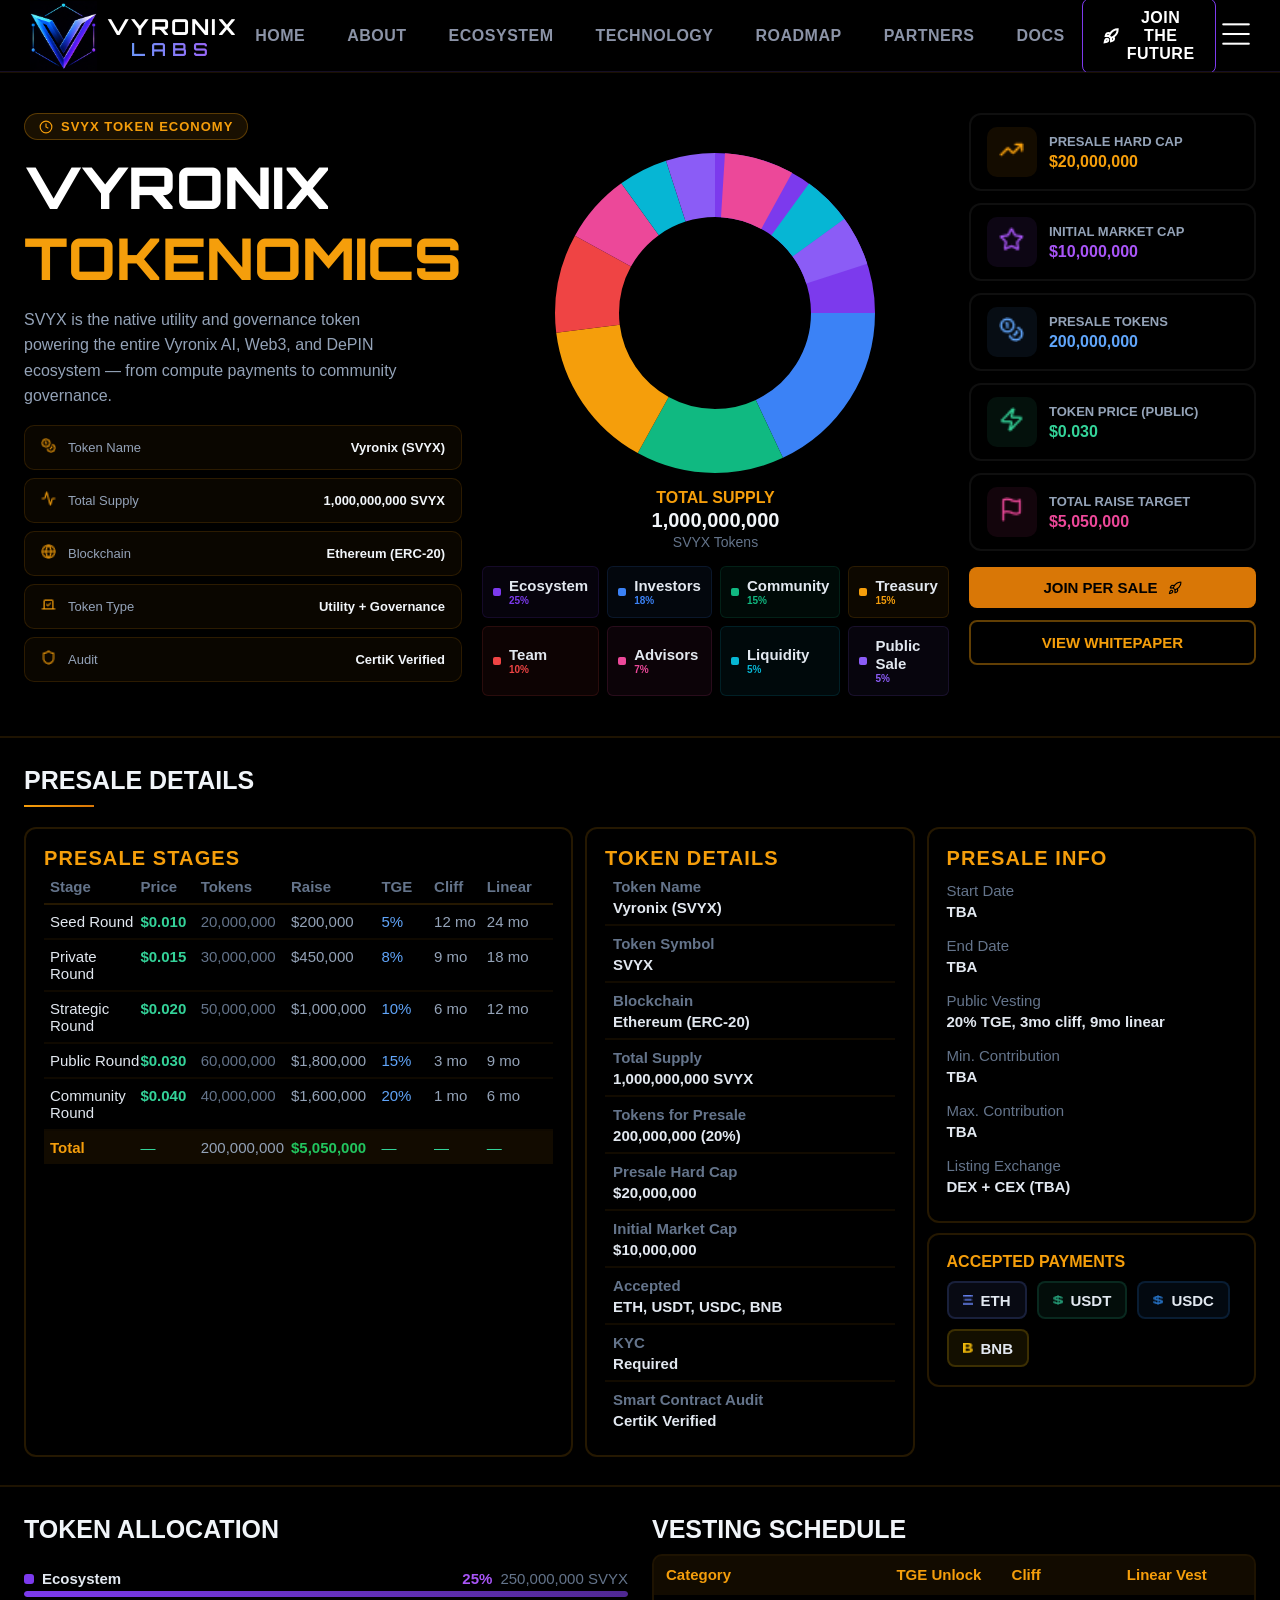
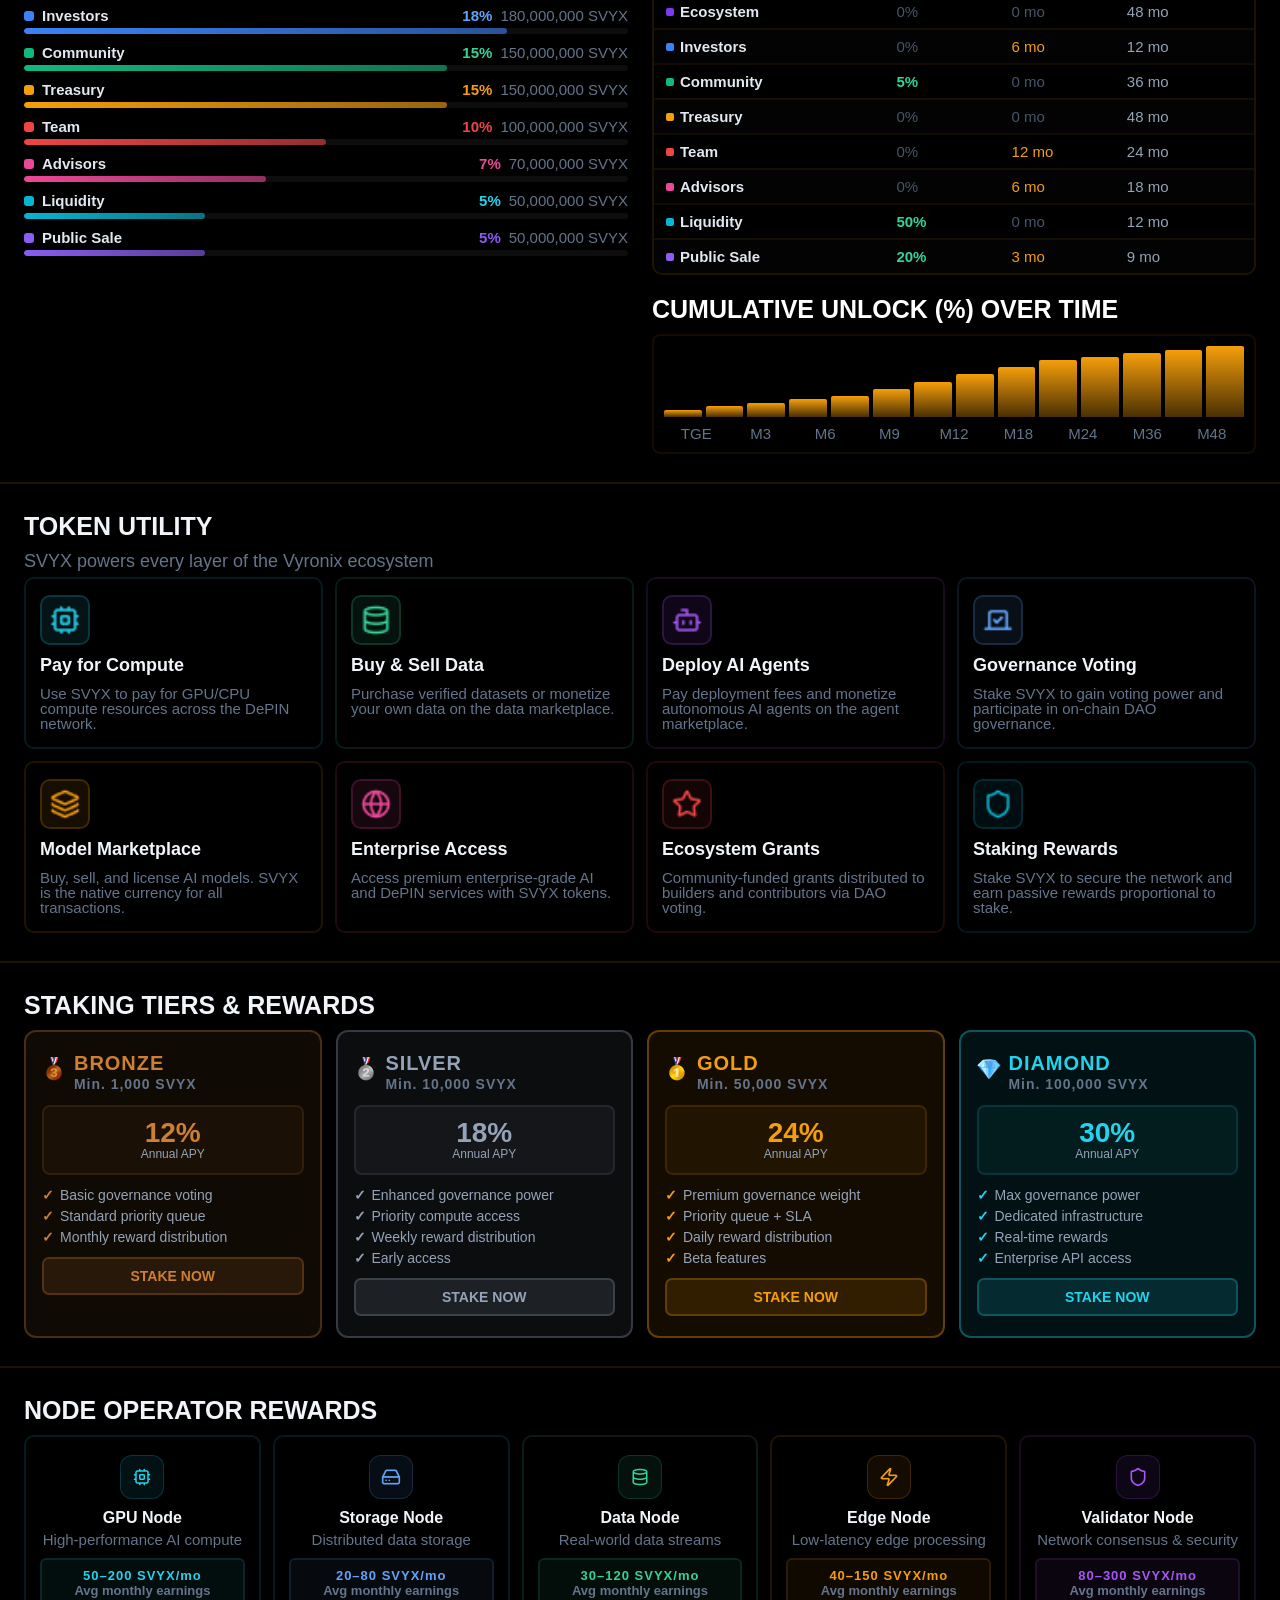
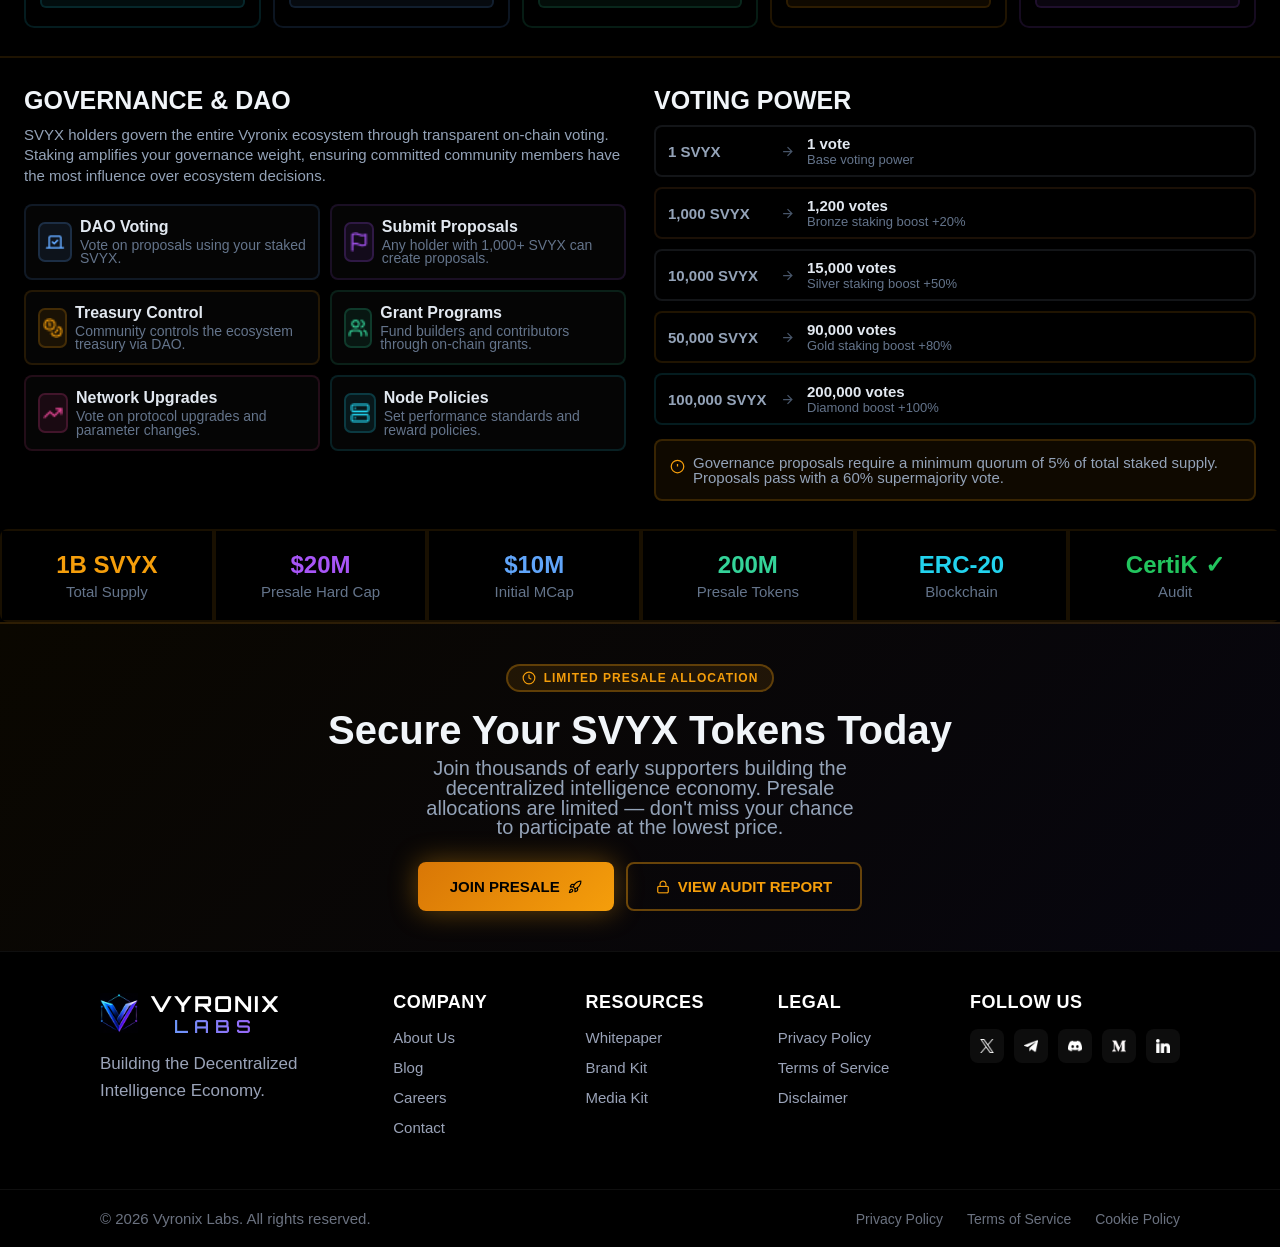
<file: page_tokenomics.html>
<!doctype html>
<html lang="en">
  <head>
    <meta charset="UTF-8" />
    <meta name="viewport" content="width=device-width, initial-scale=1.0" />
    <title>VYRONIX Labs</title>
    <base href="/" />
    <link rel="shortcut icon" href="icones/VLOGO.webp" />
    <link
      rel="stylesheet"
      href="https://fonts.googleapis.com/css2?family=Orbitron:wght@600;700&display=swap"
    />
    <link
      rel="stylesheet"
      href="https://fonts.googleapis.com/css2?family=Space+Grotesk:wght@700;800&family=Orbitron:wght@600;700&display=swap"
    />
    <link rel="stylesheet" href="navbar-footer-drawer.css" />
    <link rel="stylesheet" href="style_tokenomics.css" />

    <style></style>
  </head>
  <body>
    <!-- Navigation Bar -->
    <nav class="navbar">
      <div class="navlogo">
        <div class="img">
          <img src="icones/VLOGO.webp" alt="" />
        </div>
        <div>
          <div>
            <h2 class="vyronix2">VYRONIX</h2>
            <h2 class="labs2">LABS</h2>
          </div>
        </div>
      </div>
      <div class="Navpages">
        <ul>
          <li><a href="/home">HOME</a></li>
          <li><a href="">ABOUT</a></li>
          <li><a href="">ECOSYSTEM</a></li>
          <li><a href="">TECHNOLOGY</a></li>
          <li><a href="">ROADMAP</a></li>
          <li><a href="">PARTNERS</a></li>
          <li><a href="">DOCS</a></li>
        </ul>
      </div>
      <div class="JoiningButton">
        <button>
          <img src="icones/rocket.svg" alt="" />
          <h3>JOIN THE FUTURE</h3>
        </button>
      </div>
      <div class="hamburger">
        <img src="icones/hamburgerimg.png" alt="menu" />
      </div>
    </nav>

    <!-- Drawer Overlay -->
    <div class="drawer-overlay" id="drawerOverlay"></div>

    <!-- Drawer -->
    <div class="drawer" id="drawer">
      <div class="drawer-header">
        <div class="drawer-logo">
          <img src="icones/VLOGO.webp" alt="Logo" />
          <span>VYRONIX LABS</span>
        </div>
        <button class="drawer-close" id="drawerClose">✕</button>
      </div>

      <ul class="drawer-explore-nav">
        <li class="explore-label"><span class="dot"></span>EXPLORE VYRONIX</li>
        <li>
          <a href="/home"
            ><img src="icones/overview.svg" alt="" /><span>Overview</span></a
          >
        </li>
        <li>
          <a href="/ai"><img src="icones/ai.svg" alt="" /><span>AI</span></a>
        </li>
        <li>
          <a href="/web3"
            ><img src="icones/web3.svg" alt="" /><span>Web3</span></a
          >
        </li>
        <li>
          <a href="/depin"
            ><img src="icones/depin.svg" alt="" /><span>DePIN</span></a
          >
        </li>
        <li>
          <a href="/ecosystem"
            ><img src="icones/ecosystem.svg" alt="" /><span>Ecosystem</span></a
          >
        </li>
        <li class="active">
          <a href="/tokenomics"
            ><img src="icones/token.svg" alt="" /><span>Tokenomics</span></a
          >
        </li>
        <li>
          <a href="/roadmap"
            ><img src="icones/roadmap.svg" alt="" /><span>Roadmap</span></a
          >
        </li>
        <li>
          <a href="/community"
            ><img src="icones/community.svg" alt="" /><span>Community</span></a
          >
        </li>
        <li>
          <a href=""><img src="icones/docs.svg" alt="" /><span>Docs</span></a>
        </li>
        <li>
          <a href=""><img src="icones/faqs.svg" alt="" /><span>FAQ</span></a>
        </li>
      </ul>

      <ul class="drawer-nav">
        <li><a href="/home">HOME</a></li>
        <li><a href="#">ABOUT</a></li>
        <li><a href="#">ECOSYSTEM</a></li>
        <li><a href="#">TECHNOLOGY</a></li>
        <li><a href="#">ROADMAP</a></li>
        <li><a href="#">PARTNERS</a></li>
        <li><a href="#">DOCS</a></li>
      </ul>

      <div class="drawer-footer">
        <button class="drawer-join-btn">
          <img src="icones/jointhefuture.png" alt="" />
          JOIN THE FUTURE
        </button>
        <div class="drawer-social">
          <a href="#"><img src="icones/X.png" alt="X" /></a>
          <a href="#"><img src="icones/palne.png" alt="Telegram" /></a>
          <a href="#"><img src="icones/dot.png" alt="Discord" /></a>
          <a href="#"><img src="icones/m.png" alt="Medium" /></a>
          <a href="#"><img src="icones/in.png" alt="LinkedIn" /></a>
        </div>
      </div>
    </div>

    <!-- Main -->
    <main class="main">
      <div class="sections">
        <!-- Hero Section -->
        <div class="tokenomics-hero">
          <!-- LEFT COLUMN -->
          <div class="tokenomics-left">
            <!-- Badge -->
            <div class="tokenomics-badge">
              <svg
                class="badge-icon"
                viewBox="0 0 24 24"
                fill="none"
                stroke="currentColor"
                stroke-width="2"
              >
                <circle cx="12" cy="12" r="10" />
                <path d="M12 6v6l4 2" />
              </svg>
              <span>SVYX TOKEN ECONOMY</span>
            </div>

            <!-- Heading -->
            <div class="tokenomics-heading">
              <h1>VYRONIX</h1>
              <h1 class="heading-accent">TOKENOMICS</h1>
            </div>

            <!-- Description -->
            <p class="tokenomics-desc">
              SVYX is the native utility and governance token powering the
              entire Vyronix AI, Web3, and DePIN ecosystem — from compute
              payments to community governance.
            </p>

            <!-- Spec Cards -->
            <div class="spec-cards">
              <div class="spec-card">
                <span class="spec-icon">
                  <div class="img-container">
                    <img src="icones/tokenomics/token-name.png" alt="" />
                  </div>
                </span>
                <span class="spec-label">Token Name</span>
                <span class="spec-value">Vyronix (SVYX)</span>
              </div>
              <div class="spec-card">
                <div class="img-container spec-icon">
                  <img src="icones/tokenomics/total-supply.png" alt="" />
                </div>

                <span class="spec-label">Total Supply</span>
                <span class="spec-value">1,000,000,000 SVYX</span>
              </div>
              <div class="spec-card">
                <div class="img-container spec-icon">
                  <img src="icones/tokenomics/blockchain.png" alt="" />
                </div>

                <span class="spec-label">Blockchain</span>
                <span class="spec-value">Ethereum (ERC-20)</span>
              </div>
              <div class="spec-card">
                <div class="img-container spec-icon">
                  <img src="icones/tokenomics/tokentype.png" alt="" />
                </div>

                <span class="spec-label">Token Type</span>
                <span class="spec-value">Utility + Governance</span>
              </div>
              <div class="spec-card">
                <div class="img-container spec-icon">
                  <img src="icones/tokenomics/audit.png" alt="" />
                </div>

                <span class="spec-label">Audit</span>
                <span class="spec-value">CertiK Verified</span>
              </div>
            </div>
          </div>

          <!-- CENTER COLUMN -->
          <div class="tokenomics-center">
            <!-- Pie Chart -->
            <div class="pie-wrapper">
              <div class="pie-container">
                <svg class="pie-chart" viewBox="0 0 200 200">
                  <!-- Ecosystem 25% -->
                  <circle
                    cx="100"
                    cy="100"
                    r="80"
                    fill="none"
                    stroke="#7c3aed"
                    stroke-width="40"
                    stroke-dasharray="125.66 377"
                    stroke-dashoffset="0"
                    transform="rotate(-90 100 100)"
                  />
                  <!-- Investors 18% -->
                  <circle
                    cx="100"
                    cy="100"
                    r="80"
                    fill="none"
                    stroke="#3b82f6"
                    stroke-width="40"
                    stroke-dasharray="90.48 377"
                    stroke-dashoffset="-125.66"
                    transform="rotate(-90 100 100)"
                  />
                  <!-- Community 15% -->
                  <circle
                    cx="100"
                    cy="100"
                    r="80"
                    fill="none"
                    stroke="#10b981"
                    stroke-width="40"
                    stroke-dasharray="75.4 377"
                    stroke-dashoffset="-216.14"
                    transform="rotate(-90 100 100)"
                  />
                  <!-- Treasury 15% -->
                  <circle
                    cx="100"
                    cy="100"
                    r="80"
                    fill="none"
                    stroke="#f59e0b"
                    stroke-width="40"
                    stroke-dasharray="75.4 377"
                    stroke-dashoffset="-291.54"
                    transform="rotate(-90 100 100)"
                  />
                  <!-- Team 10% -->
                  <circle
                    cx="100"
                    cy="100"
                    r="80"
                    fill="none"
                    stroke="#ef4444"
                    stroke-width="40"
                    stroke-dasharray="50.27 377"
                    stroke-dashoffset="-366.94"
                    transform="rotate(-90 100 100)"
                  />
                  <!-- Advisors 7% -->
                  <circle
                    cx="100"
                    cy="100"
                    r="80"
                    fill="none"
                    stroke="#ec4899"
                    stroke-width="40"
                    stroke-dasharray="35.19 377"
                    stroke-dashoffset="-417.21"
                    transform="rotate(-90 100 100)"
                  />
                  <!-- Liquidity 5% -->
                  <circle
                    cx="100"
                    cy="100"
                    r="80"
                    fill="none"
                    stroke="#06b6d4"
                    stroke-width="40"
                    stroke-dasharray="25.13 377"
                    stroke-dashoffset="-452.4"
                    transform="rotate(-90 100 100)"
                  />
                  <!-- Public Sale 5% -->
                  <circle
                    cx="100"
                    cy="100"
                    r="80"
                    fill="none"
                    stroke="#8b5cf6"
                    stroke-width="40"
                    stroke-dasharray="25.13 377"
                    stroke-dashoffset="-477.53"
                    transform="rotate(-90 100 100)"
                  />
                </svg>
              </div>
            </div>

            <!-- Total Supply -->
            <div class="supply-info">
              <span class="supply-label">TOTAL SUPPLY</span>
              <span class="supply-amount">1,000,000,000</span>
              <span class="supply-currency">SVYX Tokens</span>
            </div>

            <!-- Legend -->
            <div class="legend-grid">
              <div class="legend-item">
                <span class="dot dot-purple"></span>
                <div>
                  <span class="legend-label">Ecosystem</span
                  ><span class="legend-pct purple">25%</span>
                </div>
              </div>
              <div class="legend-item">
                <span class="dot dot-blue"></span>
                <div>
                  <span class="legend-label">Investors</span
                  ><span class="legend-pct blue">18%</span>
                </div>
              </div>
              <div class="legend-item">
                <span class="dot dot-green"></span>
                <div>
                  <span class="legend-label">Community</span
                  ><span class="legend-pct green">15%</span>
                </div>
              </div>
              <div class="legend-item">
                <span class="dot dot-gold"></span>
                <div>
                  <span class="legend-label">Treasury</span
                  ><span class="legend-pct gold">15%</span>
                </div>
              </div>
              <div class="legend-item">
                <span class="dot dot-red"></span>
                <div>
                  <span class="legend-label">Team</span
                  ><span class="legend-pct red">10%</span>
                </div>
              </div>
              <div class="legend-item">
                <span class="dot dot-pink"></span>
                <div>
                  <span class="legend-label">Advisors</span
                  ><span class="legend-pct pink">7%</span>
                </div>
              </div>
              <div class="legend-item">
                <span class="dot dot-cyan"></span>
                <div>
                  <span class="legend-label">Liquidity</span
                  ><span class="legend-pct cyan">5%</span>
                </div>
              </div>
              <div class="legend-item">
                <span class="dot dot-violet"></span>
                <div>
                  <span class="legend-label">Public Sale</span
                  ><span class="legend-pct violet">5%</span>
                </div>
              </div>
            </div>
          </div>

          <!-- RIGHT COLUMN -->
          <div class="tokenomics-right">
            <!-- Stats -->
            <div class="stat-card">
              <div class="stat-icon stat-orange">
                <div class="img-container">
                  <img src="icones/tokenomics/right-item-orange.png" alt="" />
                </div>
              </div>
              <div class="stat-list">
                <span class="stat-label">PRESALE HARD CAP</span>
                <span class="stat-value orange-text">$20,000,000</span>
              </div>
            </div>

            <div class="stat-card">
              <div class="stat-icon stat-purple">
                <div class="img-container">
                  <img src="icones/tokenomics/right-item-purple.png" alt="" />
                </div>
              </div>
              <div class="stat-list">
                <span class="stat-label">INITIAL MARKET CAP</span>
                <span class="stat-value purple-text">$10,000,000</span>
              </div>
            </div>

            <div class="stat-card">
              <div class="stat-icon stat-blue">
                <div class="img-container">
                  <img src="icones/tokenomics/right-item-blue.png" alt="" />
                </div>
              </div>
              <div class="stat-list">
                <span class="stat-label">PRESALE TOKENS</span>
                <span class="stat-value blue-text">200,000,000</span>
              </div>
            </div>

            <div class="stat-card">
              <div class="stat-icon stat-green">
                <div class="img-container">
                  <img src="icones/tokenomics/right-item-green.png" alt="" />
                </div>
              </div>
              <div class="stat-list">
                <span class="stat-label">TOKEN PRICE (PUBLIC)</span>
                <span class="stat-value green-text">$0.030</span>
              </div>
            </div>

            <div class="stat-card">
              <div class="stat-icon stat-pink">
                <div class="img-container">
                  <img src="icones/tokenomics/right-item-pink.png" alt="" />
                </div>
              </div>
              <div class="stat-list">
                <span class="stat-label">TOTAL RAISE TARGET</span>
                <span class="stat-value pink-text">$5,050,000</span>
              </div>
            </div>

            <!-- Buttons -->
            <div class="tokenomics-buttons">
              <button class="btn-explore">
                <span>JOIN PER SALE</span>
                <img src="icones/tokenomics/joinpresale.png" alt="" />
              </button>
              <button class="btn-whitepaper">
                <span>VIEW WHITEPAPER</span>
              </button>
            </div>
          </div>
        </div>

        <div class="presale-section">
          <div class="presale-container">
            <div class="section-header">
              <h2 class="section-title">PRESALE DETAILS</h2>
            </div>
            <div class="header-underline">
              <div class="gold-underline"></div>
            </div>
          </div>

          <div class="presale-content-wrapper">
            <div class="presale-grid">
              <!-- Presale Stages Table -->
              <div class="stages-card">
                <div class="card-header">
                  <h3 class="card-title gold-text">PRESALE STAGES</h3>
                </div>
                <div class="table-wrapper">
                  <div class="stages-table">
                    <!-- Table Header -->
                    <div class="table-header">
                      <span class="header-cell">Stage</span>
                      <span class="header-cell">Price</span>
                      <span class="header-cell">Tokens</span>
                      <span class="header-cell">Raise</span>
                      <span class="header-cell">TGE</span>
                      <span class="header-cell">Cliff</span>
                      <span class="header-cell">Linear</span>
                    </div>

                    <!-- Seed Round -->
                    <div class="table-row">
                      <span class="row-label">Seed Round</span>
                      <span class="price-value green-text">$0.010</span>
                      <span class="token-amount">20,000,000</span>
                      <span class="raise-amount">$200,000</span>
                      <span class="tge-value blue-text">5%</span>
                      <span class="cliff-value">12 mo</span>
                      <span class="linear-value">24 mo</span>
                    </div>

                    <!-- Private Round -->
                    <div class="table-row">
                      <span class="row-label">Private Round</span>
                      <span class="price-value green-text">$0.015</span>
                      <span class="token-amount">30,000,000</span>
                      <span class="raise-amount">$450,000</span>
                      <span class="tge-value blue-text">8%</span>
                      <span class="cliff-value">9 mo</span>
                      <span class="linear-value">18 mo</span>
                    </div>

                    <!-- Strategic Round -->
                    <div class="table-row">
                      <span class="row-label">Strategic Round</span>
                      <span class="price-value green-text">$0.020</span>
                      <span class="token-amount">50,000,000</span>
                      <span class="raise-amount">$1,000,000</span>
                      <span class="tge-value blue-text">10%</span>
                      <span class="cliff-value">6 mo</span>
                      <span class="linear-value">12 mo</span>
                    </div>

                    <!-- Public Round -->
                    <div class="table-row">
                      <span class="row-label">Public Round</span>
                      <span class="price-value green-text">$0.030</span>
                      <span class="token-amount">60,000,000</span>
                      <span class="raise-amount">$1,800,000</span>
                      <span class="tge-value blue-text">15%</span>
                      <span class="cliff-value">3 mo</span>
                      <span class="linear-value">9 mo</span>
                    </div>

                    <!-- Community Round -->
                    <div class="table-row">
                      <span class="row-label">Community Round</span>
                      <span class="price-value green-text">$0.040</span>
                      <span class="token-amount">40,000,000</span>
                      <span class="raise-amount">$1,600,000</span>
                      <span class="tge-value blue-text">20%</span>
                      <span class="cliff-value">1 mo</span>
                      <span class="linear-value">6 mo</span>
                    </div>

                    <!-- Total Row -->
                    <div class="table-footer">
                      <span class="total-label gold-text">Total</span>
                      <span class="total-dash">—</span>
                      <span class="total-tokens">200,000,000</span>
                      <span class="total-raise green-text">$5,050,000</span>
                      <span class="total-dash">—</span>
                      <span class="total-dash">—</span>
                      <span class="total-dash">—</span>
                    </div>
                  </div>
                </div>
              </div>

              <!-- Token Details -->
              <div class="token-details-card">
                <div class="card-header">
                  <h3 class="card-title gold-text">TOKEN DETAILS</h3>
                </div>
                <div class="token-details-list">
                  <div class="detail-item">
                    <span class="detail-label">Token Name</span>
                    <span class="detail-value">Vyronix (SVYX)</span>
                  </div>
                  <div class="detail-item">
                    <span class="detail-label">Token Symbol</span>
                    <span class="detail-value">SVYX</span>
                  </div>
                  <div class="detail-item">
                    <span class="detail-label">Blockchain</span>
                    <span class="detail-value">Ethereum (ERC-20)</span>
                  </div>
                  <div class="detail-item">
                    <span class="detail-label">Total Supply</span>
                    <span class="detail-value">1,000,000,000 SVYX</span>
                  </div>
                  <div class="detail-item">
                    <span class="detail-label">Tokens for Presale</span>
                    <span class="detail-value">200,000,000 (20%)</span>
                  </div>
                  <div class="detail-item">
                    <span class="detail-label">Presale Hard Cap</span>
                    <span class="detail-value">$20,000,000</span>
                  </div>
                  <div class="detail-item">
                    <span class="detail-label">Initial Market Cap</span>
                    <span class="detail-value">$10,000,000</span>
                  </div>
                  <div class="detail-item">
                    <span class="detail-label">Accepted</span>
                    <span class="detail-value">ETH, USDT, USDC, BNB</span>
                  </div>
                  <div class="detail-item">
                    <span class="detail-label">KYC</span>
                    <span class="detail-value">Required</span>
                  </div>
                  <div class="detail-item">
                    <span class="detail-label">Smart Contract Audit</span>
                    <span class="detail-value">CertiK Verified</span>
                  </div>
                </div>
              </div>

              <!-- Presale Info & Payments -->
              <div class="presale-info-wrapper">
                <!-- Presale Info -->
                <div class="presale-info-card">
                  <div class="card-header">
                    <h3 class="card-title gold-text">PRESALE INFO</h3>
                  </div>
                  <div class="info-list">
                    <div class="info-item">
                      <span class="info-label">Start Date</span>
                      <span class="info-value">TBA</span>
                    </div>
                    <div class="info-item">
                      <span class="info-label">End Date</span>
                      <span class="info-value">TBA</span>
                    </div>
                    <div class="info-item">
                      <span class="info-label">Public Vesting</span>
                      <span class="info-value"
                        >20% TGE, 3mo cliff, 9mo linear</span
                      >
                    </div>
                    <div class="info-item">
                      <span class="info-label">Min. Contribution</span>
                      <span class="info-value">TBA</span>
                    </div>
                    <div class="info-item">
                      <span class="info-label">Max. Contribution</span>
                      <span class="info-value">TBA</span>
                    </div>
                    <div class="info-item">
                      <span class="info-label">Listing Exchange</span>
                      <span class="info-value">DEX + CEX (TBA)</span>
                    </div>
                  </div>
                </div>

                <!-- Accepted Payments -->
                <div class="payments-card">
                  <div class="card-header">
                    <h4 class="payments-title gold-text">ACCEPTED PAYMENTS</h4>
                  </div>
                  <div class="payments-grid">
                    <div class="payment-option eth-payment">
                      <span class="payment-icon eth-icon">
                        <img src="icones/tokenomics/ethereum.png" alt="" />
                      </span>
                      <span class="payment-name">ETH</span>
                    </div>
                    <div class="payment-option usdt-payment">
                      <span class="payment-icon usdt-icon">
                        <img src="icones/tokenomics/usdt.png" alt="" />
                      </span>
                      <span class="payment-name">USDT</span>
                    </div>
                    <div class="payment-option usdc-payment">
                      <span class="payment-icon usdc-icon">
                        <img src="icones/tokenomics/usdc.png" alt="" />
                      </span>
                      <span class="payment-name">USDC</span>
                    </div>
                    <div class="payment-option bnb-payment">
                      <span class="payment-icon bnb-icon">
                        <img src="icones/tokenomics/bnb.png" alt="" />
                      </span>
                      <span class="payment-name">BNB</span>
                    </div>
                  </div>
                </div>
              </div>
            </div>
          </div>
        </div>

        <div class="token-vesting-section">
          <div class="token-vesting-container">
            <!-- ======================================== -->
            <!-- LEFT COLUMN: TOKEN ALLOCATION            -->
            <!-- ======================================== -->
            <div class="token-allocation-wrapper">
              <div class="section-header">
                <h2 class="section-title">TOKEN ALLOCATION</h2>
                <div class="title-underline">
                  <span class="gold-line"></span>
                </div>
              </div>

              <!-- Allocation List -->
              <div class="allocation-list">
                <!-- Ecosystem -->
                <div class="allocation-item">
                  <div class="allocation-label">
                    <div>
                      <span class="color-dot dot-purple"></span>
                      <span class="allocation-name">Ecosystem</span>
                    </div>

                    <div>
                      <span class="percent-value purple-text">25%</span>
                      <span class="token-amount">250,000,000 SVYX</span>
                    </div>
                  </div>
                  <div class="progress-bar">
                    <div
                      class="progress-fill fill-purple"
                      style="width: 100%"
                    ></div>
                  </div>
                </div>

                <!-- Investors -->
                <div class="allocation-item">
                  <div class="allocation-label">
                    <div>
                      <span class="color-dot dot-blue"></span>
                      <span class="allocation-name">Investors</span>
                    </div>
                    <div>
                      <span class="percent-value blue-text">18%</span>
                      <span class="token-amount">180,000,000 SVYX</span>
                    </div>
                  </div>

                  <div class="progress-bar">
                    <div
                      class="progress-fill fill-blue"
                      style="width: 80%"
                    ></div>
                  </div>
                </div>

                <!-- Community -->
                <div class="allocation-item">
                  <div class="allocation-label">
                    <div>
                      <span class="color-dot dot-green"></span>
                      <span class="allocation-name">Community</span>
                    </div>
                    <div>
                      <span class="percent-value green-text">15%</span>
                      <span class="token-amount">150,000,000 SVYX</span>
                    </div>
                  </div>

                  <div class="progress-bar">
                    <div
                      class="progress-fill fill-green"
                      style="width: 70%"
                    ></div>
                  </div>
                </div>

                <!-- Treasury -->
                <div class="allocation-item">
                  <div class="allocation-label">
                    <div>
                      <span class="color-dot dot-gold"></span>
                      <span class="allocation-name">Treasury</span>
                    </div>
                    <div>
                      <span class="percent-value gold-text">15%</span>
                      <span class="token-amount">150,000,000 SVYX</span>
                    </div>
                  </div>

                  <div class="progress-bar">
                    <div
                      class="progress-fill fill-gold"
                      style="width: 70%"
                    ></div>
                  </div>
                </div>

                <!-- Team -->
                <div class="allocation-item">
                  <div class="allocation-label">
                    <div>
                      <span class="color-dot dot-red"></span>
                      <span class="allocation-name">Team</span>
                    </div>
                    <div>
                      <span class="percent-value red-text">10%</span>
                      <span class="token-amount">100,000,000 SVYX</span>
                    </div>
                  </div>

                  <div class="progress-bar">
                    <div
                      class="progress-fill fill-red"
                      style="width: 50%"
                    ></div>
                  </div>
                </div>

                <!-- Advisors -->
                <div class="allocation-item">
                  <div class="allocation-label">
                    <div>
                      <span class="color-dot dot-pink"></span>
                      <span class="allocation-name">Advisors</span>
                    </div>
                    <div>
                      <span class="percent-value pink-text">7%</span>
                      <span class="token-amount">70,000,000 SVYX</span>
                    </div>
                  </div>

                  <div class="progress-bar">
                    <div
                      class="progress-fill fill-pink"
                      style="width: 40%"
                    ></div>
                  </div>
                </div>

                <!-- Liquidity -->
                <div class="allocation-item">
                  <div class="allocation-label">
                    <div>
                      <span class="color-dot dot-cyan"></span>
                      <span class="allocation-name">Liquidity</span>
                    </div>
                    <div>
                      <span class="percent-value cyan-text">5%</span>
                      <span class="token-amount">50,000,000 SVYX</span>
                    </div>
                  </div>

                  <div class="progress-bar">
                    <div
                      class="progress-fill fill-cyan"
                      style="width: 30%"
                    ></div>
                  </div>
                </div>

                <!-- Public Sale -->
                <div class="allocation-item">
                  <div class="allocation-label">
                    <div>
                      <span class="color-dot dot-violet"></span>
                      <span class="allocation-name">Public Sale</span>
                    </div>
                    <div>
                      <span class="percent-value violet-text">5%</span>
                      <span class="token-amount">50,000,000 SVYX</span>
                    </div>
                  </div>

                  <div class="progress-bar">
                    <div
                      class="progress-fill fill-violet"
                      style="width: 30%"
                    ></div>
                  </div>
                </div>
              </div>
            </div>

            <!-- ======================================== -->
            <!-- RIGHT COLUMN: VESTING + CHART            -->
            <!-- ======================================== -->
            <div class="vesting-wrapper">
              <!-- Vesting Schedule Table -->
              <div class="vesting-card">
                <div class="section-header">
                  <h2 class="section-title">VESTING SCHEDULE</h2>
                  <div class="title-underline">
                    <span class="gold-line"></span>
                  </div>
                </div>

                <div class="vesting-table-wrapper">
                  <div class="vesting-table">
                    <!-- Table Header -->
                    <div class="vesting-header">
                      <span class="header-label">Category</span>
                      <span class="header-label">TGE Unlock</span>
                      <span class="header-label">Cliff</span>
                      <span class="header-label">Linear Vest</span>
                    </div>

                    <!-- Ecosystem -->
                    <div class="vesting-row">
                      <span class="row-category">
                        <span class="mini-dot dot-purple"></span>
                        Ecosystem
                      </span>
                      <span class="row-value muted">0%</span>
                      <span class="row-value muted">0 mo</span>
                      <span class="row-value">48 mo</span>
                    </div>

                    <!-- Investors -->
                    <div class="vesting-row alt-row">
                      <span class="row-category">
                        <span class="mini-dot dot-blue"></span>
                        Investors
                      </span>
                      <span class="row-value muted">0%</span>
                      <span class="row-value highlight">6 mo</span>
                      <span class="row-value">12 mo</span>
                    </div>

                    <!-- Community -->
                    <div class="vesting-row">
                      <span class="row-category">
                        <span class="mini-dot dot-green"></span>
                        Community
                      </span>
                      <span class="row-value success">5%</span>
                      <span class="row-value muted">0 mo</span>
                      <span class="row-value">36 mo</span>
                    </div>

                    <!-- Treasury -->
                    <div class="vesting-row alt-row">
                      <span class="row-category">
                        <span class="mini-dot dot-gold"></span>
                        Treasury
                      </span>
                      <span class="row-value muted">0%</span>
                      <span class="row-value muted">0 mo</span>
                      <span class="row-value">48 mo</span>
                    </div>

                    <!-- Team -->
                    <div class="vesting-row">
                      <span class="row-category">
                        <span class="mini-dot dot-red"></span>
                        Team
                      </span>
                      <span class="row-value muted">0%</span>
                      <span class="row-value highlight">12 mo</span>
                      <span class="row-value">24 mo</span>
                    </div>

                    <!-- Advisors -->
                    <div class="vesting-row alt-row">
                      <span class="row-category">
                        <span class="mini-dot dot-pink"></span>
                        Advisors
                      </span>
                      <span class="row-value muted">0%</span>
                      <span class="row-value highlight">6 mo</span>
                      <span class="row-value">18 mo</span>
                    </div>

                    <!-- Liquidity -->
                    <div class="vesting-row">
                      <span class="row-category">
                        <span class="mini-dot dot-cyan"></span>
                        Liquidity
                      </span>
                      <span class="row-value success">50%</span>
                      <span class="row-value muted">0 mo</span>
                      <span class="row-value">12 mo</span>
                    </div>

                    <!-- Public Sale -->
                    <div class="vesting-row alt-row">
                      <span class="row-category">
                        <span class="mini-dot dot-violet"></span>
                        Public Sale
                      </span>
                      <span class="row-value success">20%</span>
                      <span class="row-value highlight">3 mo</span>
                      <span class="row-value">9 mo</span>
                    </div>
                  </div>
                </div>
              </div>

              <!-- Cumulative Unlock Chart -->
              <div class="chart-card">
                <div class="chart-header">
                  <h3 class="chart-title">CUMULATIVE UNLOCK (%) OVER TIME</h3>
                </div>
                <div class="chart-container">
                  <!-- Chart Placeholder - SVG would go here -->
                  <div class="chart-placeholder">
                    <div class="chart-bars">
                      <!-- Simplified chart representation -->
                      <div class="bar-item" style="height: 10%"></div>
                      <div class="bar-item" style="height: 15%"></div>
                      <div class="bar-item" style="height: 20%"></div>
                      <div class="bar-item" style="height: 25%"></div>
                      <div class="bar-item" style="height: 30%"></div>
                      <div class="bar-item" style="height: 40%"></div>
                      <div class="bar-item" style="height: 50%"></div>
                      <div class="bar-item" style="height: 60%"></div>
                      <div class="bar-item" style="height: 70%"></div>
                      <div class="bar-item" style="height: 80%"></div>
                      <div class="bar-item" style="height: 85%"></div>
                      <div class="bar-item" style="height: 90%"></div>
                      <div class="bar-item" style="height: 95%"></div>
                      <div class="bar-item" style="height: 100%"></div>
                    </div>
                    <div class="chart-labels">
                      <span>TGE</span>
                      <span>M3</span>
                      <span>M6</span>
                      <span>M9</span>
                      <span>M12</span>
                      <span>M18</span>
                      <span>M24</span>
                      <span>M36</span>
                      <span>M48</span>
                    </div>
                  </div>
                </div>
              </div>
            </div>
          </div>
        </div>

        <!-- Why DePIN -->
        <div class="utility-section">
          <div class="utility-container">
            <!-- Header -->
            <div class="utility-header">
              <h2 class="utility-title">TOKEN UTILITY</h2>
              <p class="utility-subtitle">
                SVYX powers every layer of the Vyronix ecosystem
              </p>
            </div>

            <!-- Utility Grid -->
            <div class="utility-grid">
              <!-- Card 1: Pay for Compute -->
              <div class="utility-card card-cyan">
                <div class="card-icon-wrapper icon-cyan">
                  <img src="icones/tokenomics/payforcompute.png" alt="" />
                </div>
                <h3 class="card-title">Pay for Compute</h3>
                <p class="card-description">
                  Use SVYX to pay for GPU/CPU compute resources across the DePIN
                  network.
                </p>
              </div>

              <!-- Card 2: Buy & Sell Data -->
              <div class="utility-card card-green">
                <div class="card-icon-wrapper icon-green">
                  <img src="icones/tokenomics/buy-sell-data.png" alt="" />
                </div>
                <h3 class="card-title">Buy & Sell Data</h3>
                <p class="card-description">
                  Purchase verified datasets or monetize your own data on the
                  data marketplace.
                </p>
              </div>

              <!-- Card 3: Deploy AI Agents -->
              <div class="utility-card card-purple">
                <div class="card-icon-wrapper icon-purple">
                  <img src="icones/tokenomics/deploy-ai-agent.png" alt="" />
                </div>
                <h3 class="card-title">Deploy AI Agents</h3>
                <p class="card-description">
                  Pay deployment fees and monetize autonomous AI agents on the
                  agent marketplace.
                </p>
              </div>

              <!-- Card 4: Governance Voting -->
              <div class="utility-card card-blue">
                <div class="card-icon-wrapper icon-blue">
                  <img src="icones/tokenomics/governance-voting.png" alt="" />
                </div>
                <h3 class="card-title">Governance Voting</h3>
                <p class="card-description">
                  Stake SVYX to gain voting power and participate in on-chain
                  DAO governance.
                </p>
              </div>

              <!-- Card 5: Model Marketplace -->
              <div class="utility-card card-gold">
                <div class="card-icon-wrapper icon-gold">
                  <img src="icones/tokenomics/model-marketplace.png" alt="" />
                </div>
                <h3 class="card-title">Model Marketplace</h3>
                <p class="card-description">
                  Buy, sell, and license AI models. SVYX is the native currency
                  for all transactions.
                </p>
              </div>

              <!-- Card 6: Enterprise Access -->
              <div class="utility-card card-pink">
                <div class="card-icon-wrapper icon-pink">
                  <img src="icones/tokenomics/enterprise-access.png" alt="" />
                </div>
                <h3 class="card-title">Enterprise Access</h3>
                <p class="card-description">
                  Access premium enterprise-grade AI and DePIN services with
                  SVYX tokens.
                </p>
              </div>

              <!-- Card 7: Ecosystem Grants -->
              <div class="utility-card card-red">
                <div class="card-icon-wrapper icon-red">
                  <img src="icones/tokenomics/ecosystem-grant.png" alt="" />
                </div>
                <h3 class="card-title">Ecosystem Grants</h3>
                <p class="card-description">
                  Community-funded grants distributed to builders and
                  contributors via DAO voting.
                </p>
              </div>

              <!-- Card 8: Staking Rewards -->
              <div class="utility-card card-teal">
                <div class="card-icon-wrapper icon-teal">
                  <img src="icones/tokenomics/staking-reward.png" alt="" />
                </div>
                <h3 class="card-title">Staking Rewards</h3>
                <p class="card-description">
                  Stake SVYX to secure the network and earn passive rewards
                  proportional to stake.
                </p>
              </div>
            </div>
          </div>
        </div>

        <div class="staking-section">
          <div class="staking-container">
            <!-- Header -->
            <div class="staking-header">
              <h2 class="staking-title">STAKING TIERS &amp; REWARDS</h2>
              <div class="title-underline">
                <span class="gold-line"></span>
              </div>
            </div>

            <!-- Tiers Grid -->
            <div class="tiers-grid">
              <!-- BRONZE TIER -->
              <div class="tier-card tier-bronze">
                <div class="tier-header">
                  <span class="tier-icon">
                    <img src="icones/tokenomics/bronze.png" alt="" />
                  </span>
                  <div class="tier-info">
                    <h3 class="tier-name bronze-text">BRONZE</h3>
                    <span class="tier-min">Min. 1,000 SVYX</span>
                  </div>
                </div>

                <div class="apy-box apy-bronze">
                  <span class="apy-rate">12%</span>
                  <span class="apy-label">Annual APY</span>
                </div>

                <ul class="tier-benefits">
                  <li class="benefit-item">Basic governance voting</li>
                  <li class="benefit-item">Standard priority queue</li>
                  <li class="benefit-item">Monthly reward distribution</li>
                </ul>

                <button class="stake-btn btn-bronze">STAKE NOW</button>
              </div>

              <!-- SILVER TIER -->
              <div class="tier-card tier-silver">
                <div class="tier-header">
                  <span class="tier-icon">
                    <img src="icones/tokenomics/sliver.png" alt="" />
                  </span>
                  <div class="tier-info">
                    <h3 class="tier-name silver-text">SILVER</h3>
                    <span class="tier-min">Min. 10,000 SVYX</span>
                  </div>
                </div>

                <div class="apy-box apy-silver">
                  <span class="apy-rate">18%</span>
                  <span class="apy-label">Annual APY</span>
                </div>

                <ul class="tier-benefits">
                  <li class="benefit-item">Enhanced governance power</li>
                  <li class="benefit-item">Priority compute access</li>
                  <li class="benefit-item">Weekly reward distribution</li>
                  <li class="benefit-item">Early access</li>
                </ul>

                <button class="stake-btn btn-silver">STAKE NOW</button>
              </div>

              <!-- GOLD TIER -->
              <div class="tier-card tier-gold">
                <div class="tier-header">
                  <span class="tier-icon">
                    <img src="icones/tokenomics/gold.png" alt="" />
                  </span>
                  <div class="tier-info">
                    <h3 class="tier-name gold-text">GOLD</h3>
                    <span class="tier-min">Min. 50,000 SVYX</span>
                  </div>
                </div>

                <div class="apy-box apy-gold">
                  <span class="apy-rate">24%</span>
                  <span class="apy-label">Annual APY</span>
                </div>

                <ul class="tier-benefits">
                  <li class="benefit-item">Premium governance weight</li>
                  <li class="benefit-item">Priority queue + SLA</li>
                  <li class="benefit-item">Daily reward distribution</li>
                  <li class="benefit-item">Beta features</li>
                </ul>

                <button class="stake-btn btn-gold">STAKE NOW</button>
              </div>

              <!-- DIAMOND TIER -->
              <div class="tier-card tier-diamond">
                <div class="tier-header">
                  <span class="tier-icon">
                    <img src="icones/tokenomics/diamond.png" alt="" />
                  </span>
                  <div class="tier-info">
                    <h3 class="tier-name diamond-text">DIAMOND</h3>
                    <span class="tier-min">Min. 100,000 SVYX</span>
                  </div>
                </div>

                <div class="apy-box apy-diamond">
                  <span class="apy-rate">30%</span>
                  <span class="apy-label">Annual APY</span>
                </div>

                <ul class="tier-benefits">
                  <li class="benefit-item">Max governance power</li>
                  <li class="benefit-item">Dedicated infrastructure</li>
                  <li class="benefit-item">Real-time rewards</li>
                  <li class="benefit-item">Enterprise API access</li>
                </ul>

                <button class="stake-btn btn-diamond">STAKE NOW</button>
              </div>
            </div>
          </div>
        </div>

        <div class="nodes-section">
          <div class="nodes-container">
            <!-- Header -->
            <div class="nodes-header">
              <h2 class="nodes-title">NODE OPERATOR REWARDS</h2>
              <div class="title-underline">
                <span class="gold-line"></span>
              </div>
            </div>

            <!-- Nodes Grid -->
            <div class="nodes-grid">
              <!-- GPU Node -->
              <div class="node-card node-gpu">
                <div class="node-icon-wrapper icon-gpu">
                  <img src="icones/tokenomics/payforcompute.png" alt="" />
                </div>
                <h3 class="node-name">GPU Node</h3>
                <p class="node-desc">High-performance AI compute</p>
                <div class="node-earnings earn-gpu">
                  <span class="earnings-amount">50–200 SVYX/mo</span>
                  <span class="earnings-label">Avg monthly earnings</span>
                </div>
              </div>

              <!-- Storage Node -->
              <div class="node-card node-storage">
                <div class="node-icon-wrapper icon-storage">
                  <img src="icones/tokenomics/storage-node.png" alt="" />
                </div>
                <h3 class="node-name">Storage Node</h3>
                <p class="node-desc">Distributed data storage</p>
                <div class="node-earnings earn-storage">
                  <span class="earnings-amount">20–80 SVYX/mo</span>
                  <span class="earnings-label">Avg monthly earnings</span>
                </div>
              </div>

              <!-- Data Node -->
              <div class="node-card node-data">
                <div class="node-icon-wrapper icon-data">
                  <img src="icones/tokenomics/buy-sell-data.png" alt="" />
                </div>
                <h3 class="node-name">Data Node</h3>
                <p class="node-desc">Real-world data streams</p>
                <div class="node-earnings earn-data">
                  <span class="earnings-amount">30–120 SVYX/mo</span>
                  <span class="earnings-label">Avg monthly earnings</span>
                </div>
              </div>

              <!-- Edge Node -->
              <div class="node-card node-edge">
                <div class="node-icon-wrapper icon-edge">
                  <img src="icones/tokenomics/edge-node.png" alt="" />
                </div>
                <h3 class="node-name">Edge Node</h3>
                <p class="node-desc">Low-latency edge processing</p>
                <div class="node-earnings earn-edge">
                  <span class="earnings-amount">40–150 SVYX/mo</span>
                  <span class="earnings-label">Avg monthly earnings</span>
                </div>
              </div>

              <!-- Validator Node -->
              <div class="node-card node-validator">
                <div class="node-icon-wrapper icon-validator">
                  <img src="icones/tokenomics/validator-node.png" alt="" />
                </div>
                <h3 class="node-name">Validator Node</h3>
                <p class="node-desc">Network consensus &amp; security</p>
                <div class="node-earnings earn-validator">
                  <span class="earnings-amount">80–300 SVYX/mo</span>
                  <span class="earnings-label">Avg monthly earnings</span>
                </div>
              </div>
            </div>
          </div>
        </div>

        <div class="governance-section">
          <div class="governance-container">
            <!-- ======================================== -->
            <!-- LEFT COLUMN: GOVERNANCE & DAO            -->
            <!-- ======================================== -->
            <div class="gov-left">
              <div class="gov-header">
                <h2 class="gov-title">GOVERNANCE &amp; DAO</h2>
                <div class="title-underline">
                  <span class="gold-line"></span>
                </div>
              </div>

              <p class="gov-description">
                SVYX holders govern the entire Vyronix ecosystem through
                transparent on-chain voting. Staking amplifies your governance
                weight, ensuring committed community members have the most
                influence over ecosystem decisions.
              </p>

              <div class="gov-features-grid">
                <!-- DAO Voting -->
                <div class="gov-feature feature-blue">
                  <div class="feature-icon icon-blue">
                    <img src="icones/tokenomics/governance-voting.png" alt="" />
                  </div>
                  <div class="feature-content">
                    <h4 class="feature-title">DAO Voting</h4>
                    <p class="feature-desc">
                      Vote on proposals using your staked SVYX.
                    </p>
                  </div>
                </div>

                <!-- Submit Proposals -->
                <div class="gov-feature feature-purple">
                  <div class="feature-icon icon-purple">
                    <img src="icones/tokenomics/submit-proposals.png" alt="" />
                  </div>
                  <div class="feature-content">
                    <h4 class="feature-title">Submit Proposals</h4>
                    <p class="feature-desc">
                      Any holder with 1,000+ SVYX can create proposals.
                    </p>
                  </div>
                </div>

                <!-- Treasury Control -->
                <div class="gov-feature feature-gold">
                  <div class="feature-icon icon-gold">
                    <img src="icones/tokenomics/token-name.png" alt="" />
                  </div>
                  <div class="feature-content">
                    <h4 class="feature-title">Treasury Control</h4>
                    <p class="feature-desc">
                      Community controls the ecosystem treasury via DAO.
                    </p>
                  </div>
                </div>

                <!-- Grant Programs -->
                <div class="gov-feature feature-green">
                  <div class="feature-icon icon-green">
                    <img src="icones/tokenomics/grant-programs.png" alt="" />
                  </div>
                  <div class="feature-content">
                    <h4 class="feature-title">Grant Programs</h4>
                    <p class="feature-desc">
                      Fund builders and contributors through on-chain grants.
                    </p>
                  </div>
                </div>

                <!-- Network Upgrades -->
                <div class="gov-feature feature-pink">
                  <div class="feature-icon icon-pink">
                    <img src="icones/tokenomics/network-upgrades.png" alt="" />
                  </div>
                  <div class="feature-content">
                    <h4 class="feature-title">Network Upgrades</h4>
                    <p class="feature-desc">
                      Vote on protocol upgrades and parameter changes.
                    </p>
                  </div>
                </div>

                <!-- Node Policies -->
                <div class="gov-feature feature-cyan">
                  <div class="feature-icon icon-cyan">
                    <img src="icones/tokenomics/node-policies.png" alt="" />
                  </div>
                  <div class="feature-content">
                    <h4 class="feature-title">Node Policies</h4>
                    <p class="feature-desc">
                      Set performance standards and reward policies.
                    </p>
                  </div>
                </div>
              </div>
            </div>

            <!-- ======================================== -->
            <!-- RIGHT COLUMN: VOTING POWER               -->
            <!-- ======================================== -->
            <div class="gov-right">
              <div class="gov-header">
                <h2 class="gov-title">VOTING POWER</h2>
                <div class="title-underline">
                  <span class="gold-line"></span>
                </div>
              </div>

              <div class="voting-list">
                <!-- Base -->
                <div class="voting-row row-base">
                  <span class="voting-amount">1 SVYX</span>
                  <svg
                    class="voting-arrow"
                    viewBox="0 0 24 24"
                    fill="none"
                    stroke="currentColor"
                    stroke-width="2"
                  >
                    <path d="M5 12h14 M12 5l7 7-7 7" />
                  </svg>
                  <div class="voting-result">
                    <span class="result-votes">1 vote</span>
                    <span class="result-label">Base voting power</span>
                  </div>
                </div>

                <!-- Bronze -->
                <div class="voting-row row-bronze">
                  <span class="voting-amount bronze-text">1,000 SVYX</span>
                  <svg
                    class="voting-arrow"
                    viewBox="0 0 24 24"
                    fill="none"
                    stroke="currentColor"
                    stroke-width="2"
                  >
                    <path d="M5 12h14 M12 5l7 7-7 7" />
                  </svg>
                  <div class="voting-result">
                    <span class="result-votes">1,200 votes</span>
                    <span class="result-label">Bronze staking boost +20%</span>
                  </div>
                </div>

                <!-- Silver -->
                <div class="voting-row row-silver">
                  <span class="voting-amount silver-text">10,000 SVYX</span>
                  <svg
                    class="voting-arrow"
                    viewBox="0 0 24 24"
                    fill="none"
                    stroke="currentColor"
                    stroke-width="2"
                  >
                    <path d="M5 12h14 M12 5l7 7-7 7" />
                  </svg>
                  <div class="voting-result">
                    <span class="result-votes">15,000 votes</span>
                    <span class="result-label">Silver staking boost +50%</span>
                  </div>
                </div>

                <!-- Gold -->
                <div class="voting-row row-gold">
                  <span class="voting-amount gold-text">50,000 SVYX</span>
                  <svg
                    class="voting-arrow"
                    viewBox="0 0 24 24"
                    fill="none"
                    stroke="currentColor"
                    stroke-width="2"
                  >
                    <path d="M5 12h14 M12 5l7 7-7 7" />
                  </svg>
                  <div class="voting-result">
                    <span class="result-votes">90,000 votes</span>
                    <span class="result-label">Gold staking boost +80%</span>
                  </div>
                </div>

                <!-- Diamond -->
                <div class="voting-row row-diamond">
                  <span class="voting-amount diamond-text">100,000 SVYX</span>
                  <svg
                    class="voting-arrow"
                    viewBox="0 0 24 24"
                    fill="none"
                    stroke="currentColor"
                    stroke-width="2"
                  >
                    <path d="M5 12h14 M12 5l7 7-7 7" />
                  </svg>
                  <div class="voting-result">
                    <span class="result-votes">200,000 votes</span>
                    <span class="result-label">Diamond boost +100%</span>
                  </div>
                </div>
              </div>

              <!-- Quorum Notice -->
              <div class="quorum-notice">
                <svg
                  class="quorum-icon"
                  viewBox="0 0 24 24"
                  fill="none"
                  stroke="currentColor"
                  stroke-width="2"
                >
                  <circle cx="12" cy="12" r="10" />
                  <path d="M12 8v4 M12 16h.01" />
                </svg>
                <p class="quorum-text">
                  Governance proposals require a minimum quorum of 5% of total
                  staked supply. Proposals pass with a 60% supermajority vote.
                </p>
              </div>
            </div>
          </div>
        </div>

        <div class="stats-bar">
          <!-- Total Supply -->
          <div class="stat-item">
            <span class="stat-value gold-text">1B SVYX</span>
            <span class="stat-label">Total Supply</span>
          </div>

          <!-- Presale Hard Cap -->
          <div class="stat-item">
            <span class="stat-value purple-text">$20M</span>
            <span class="stat-label">Presale Hard Cap</span>
          </div>

          <!-- Initial MCap -->
          <div class="stat-item">
            <span class="stat-value blue-text">$10M</span>
            <span class="stat-label">Initial MCap</span>
          </div>

          <!-- Presale Tokens -->
          <div class="stat-item">
            <span class="stat-value green-text">200M</span>
            <span class="stat-label">Presale Tokens</span>
          </div>

          <!-- Blockchain -->
          <div class="stat-item">
            <span class="stat-value cyan-text">ERC-20</span>
            <span class="stat-label">Blockchain</span>
          </div>

          <!-- Audit -->
          <div class="stat-item stat-last">
            <span class="stat-value lime-text">CertiK ✓</span>
            <span class="stat-label">Audit</span>
          </div>
        </div>

        <div class="cta-section">
          <div class="cta-container">
            <!-- Badge -->
            <div class="cta-badge">
              <svg
                class="badge-icon"
                viewBox="0 0 24 24"
                fill="none"
                stroke="currentColor"
                stroke-width="2"
              >
                <circle cx="12" cy="12" r="10" />
                <path d="M12 6v6l4 2" />
              </svg>
              <span class="badge-text">LIMITED PRESALE ALLOCATION</span>
            </div>

            <!-- Heading -->
            <h2 class="cta-heading">Secure Your SVYX Tokens Today</h2>

            <!-- Description -->
            <p class="cta-description">
              Join thousands of early supporters building the decentralized
              intelligence economy. Presale allocations are limited — don't miss
              your chance to participate at the lowest price.
            </p>

            <!-- Buttons -->
            <div class="cta-buttons">
              <a href="#" class="btn-primary">
                <span>JOIN PRESALE</span>
                <img src="icones/tokenomics/joinpresale.png" alt="" />
              </a>
              <a href="#" class="btn-secondary">
                <img src="icones/tokenomics/viewauditreport.png" alt="" />
                <span>VIEW AUDIT REPORT</span>
              </a>
            </div>
          </div>
        </div>
      </div>
    </main>

    <!-- Footer -->
    <footer class="footer">
      <div class="footer-bottom">
        <div class="footer-brand">
          <div class="footer-logo">
            <img src="icones/VLOGO.webp" alt="" />
            <div>
              <h2 class="vyronix2">VYRONIX</h2>
              <h2 class="labs2">LABS</h2>
            </div>
          </div>
          <p class="footer-tagline">
            Building the Decentralized Intelligence Economy.
          </p>
        </div>

        <div class="footer-links-col">
          <h4>COMPANY</h4>
          <ul>
            <li><a href="">About Us</a></li>
            <li><a href="">Blog</a></li>
            <li><a href="">Careers</a></li>
            <li><a href="">Contact</a></li>
          </ul>
        </div>

        <div class="footer-links-col">
          <h4>RESOURCES</h4>
          <ul>
            <li><a href="">Whitepaper</a></li>
            <li><a href="">Brand Kit</a></li>
            <li><a href="">Media Kit</a></li>
          </ul>
        </div>

        <div class="footer-links-col">
          <h4>LEGAL</h4>
          <ul>
            <li><a href="">Privacy Policy</a></li>
            <li><a href="">Terms of Service</a></li>
            <li><a href="">Disclaimer</a></li>
          </ul>
        </div>

        <div class="footer-follow-col">
          <h4>FOLLOW US</h4>
          <div class="social-icons">
            <a href=""><img src="icones/X.png" alt="X" /></a>
            <a href=""><img src="icones/palne.png" alt="Telegram" /></a>
            <a href=""><img src="icones/dot.png" alt="Discord" /></a>
            <a href=""><img src="icones/m.png" alt="Medium" /></a>
            <a href=""><img src="icones/in.png" alt="LinkedIn" /></a>
          </div>
        </div>
      </div>
      <div class="footer-copyright">
        <p>© 2026 Vyronix Labs. All rights reserved.</p>
        <div class="footer-copyright-links">
          <a href="">Privacy Policy</a>
          <a href="">Terms of Service</a>
          <a href="">Cookie Policy</a>
        </div>
      </div>
    </footer>

    <script src="script.js"></script>
  </body>
</html>
</file>
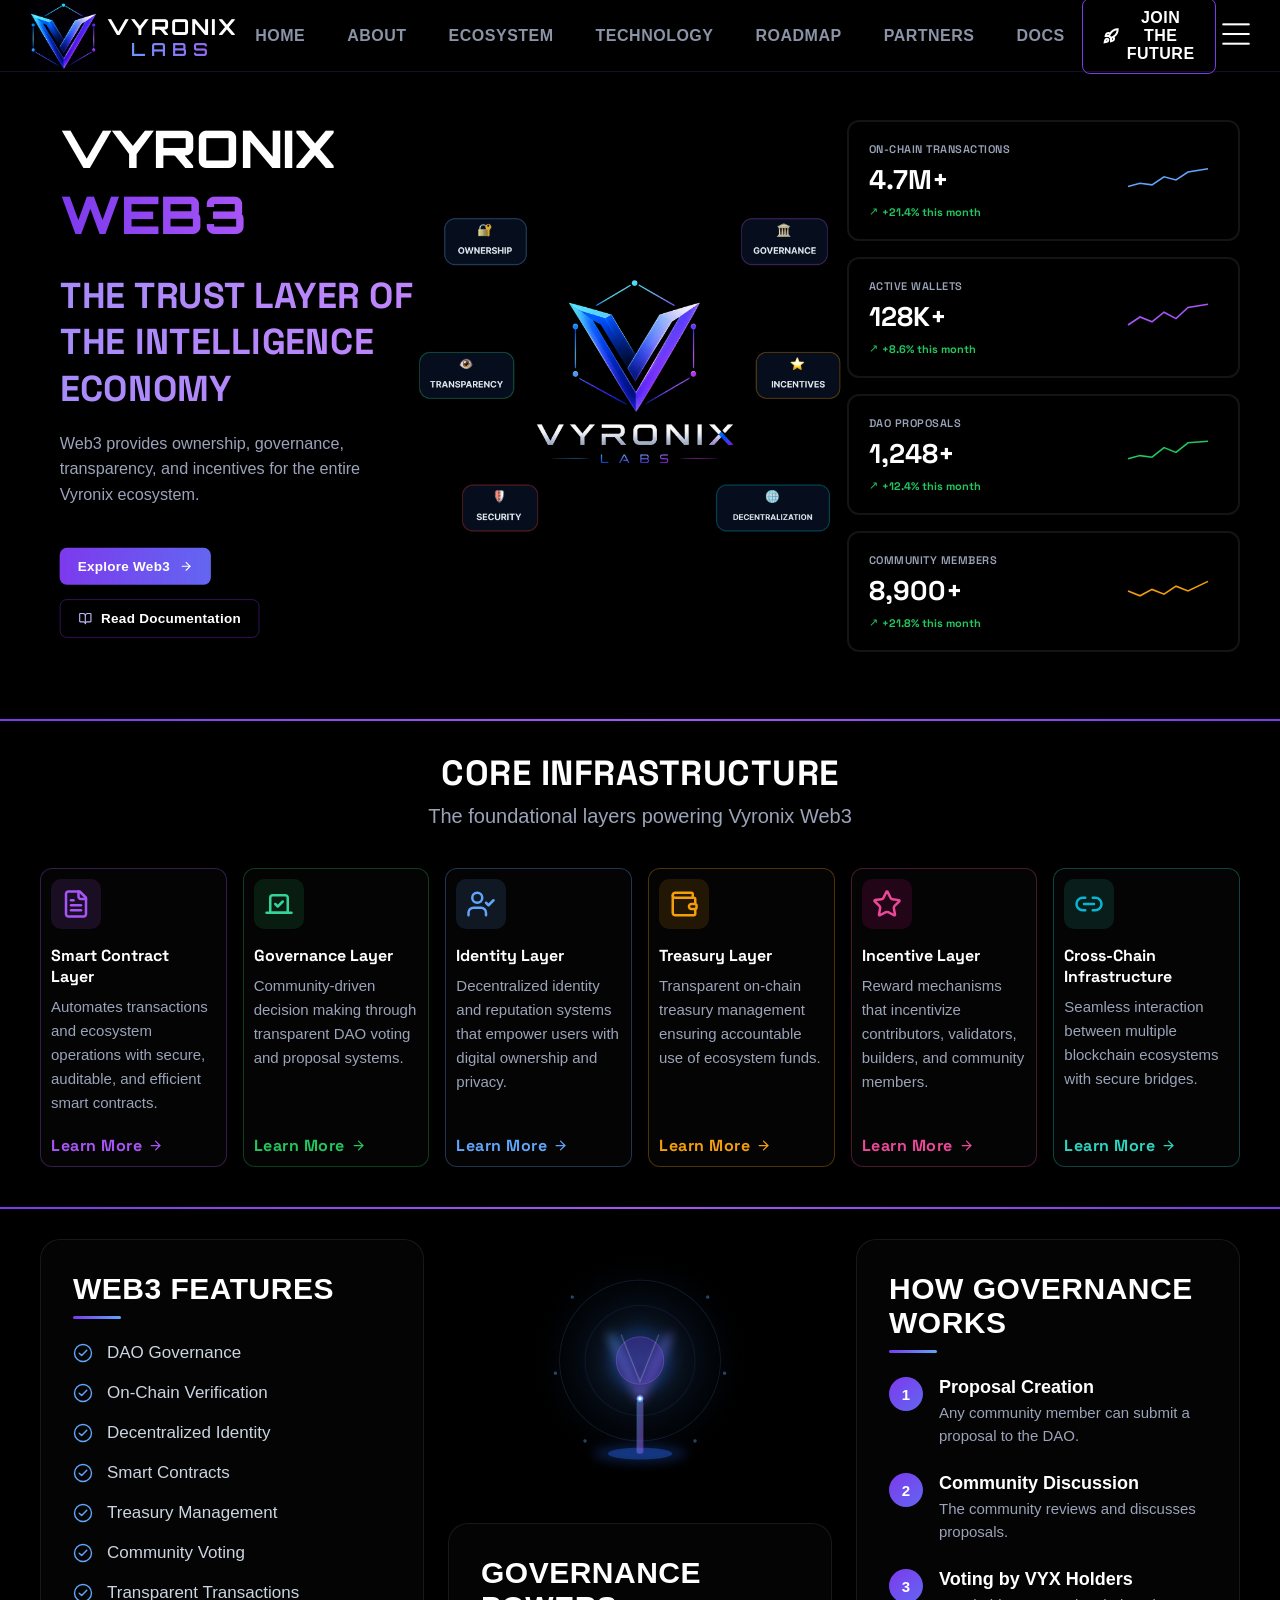
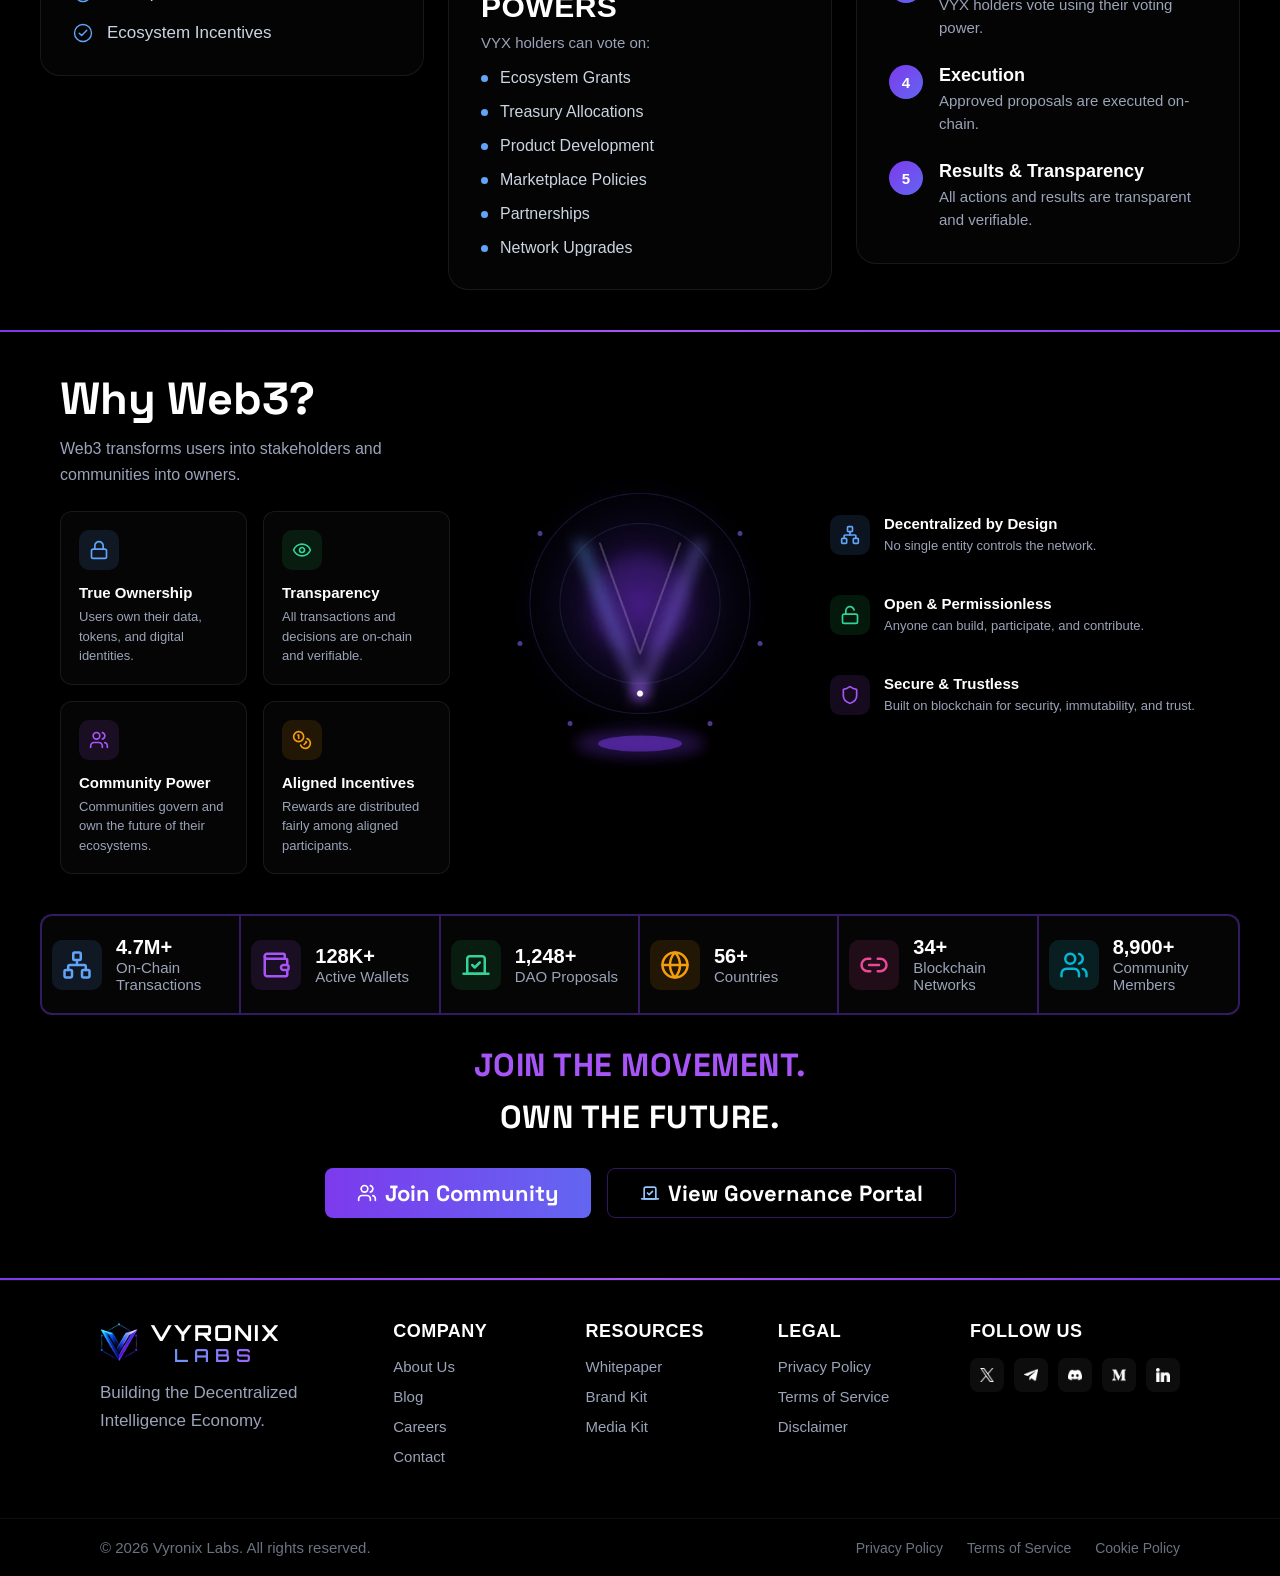
<file: page_web3.html>
<!doctype html>
<html lang="en">
  <head>
    <meta charset="UTF-8" />
    <meta name="viewport" content="width=device-width, initial-scale=1.0" />
    <title>VYRONIX Labs</title>
    <base href="/" />
    <link rel="shortcut icon" href="icones/VLOGO.webp" />
    <link
      rel="stylesheet"
      href="https://fonts.googleapis.com/css2?family=Orbitron:wght@600;700&display=swap"
    />
    <link
      rel="stylesheet"
      href="https://fonts.googleapis.com/css2?family=Space+Grotesk:wght@700;800&family=Orbitron:wght@600;700&display=swap"
    />
    <link rel="stylesheet" href="styles_web3.css" />
    <link rel="stylesheet" href="navbar-footer-drawer.css" />

    <style></style>
  </head>
  <body>
    <!-- Navigation Bar -->
    <nav class="navbar">
      <div class="navlogo">
        <div class="img">
          <img src="icones/VLOGO.webp" alt="" />
        </div>
        <div>
          <div>
            <h2 class="vyronix2">VYRONIX</h2>
            <h2 class="labs2">LABS</h2>
          </div>
        </div>
      </div>
      <div class="Navpages">
        <ul>
          <li><a href="/home">HOME</a></li>
          <li><a href="">ABOUT</a></li>
          <li><a href="">ECOSYSTEM</a></li>
          <li><a href="">TECHNOLOGY</a></li>
          <li><a href="">ROADMAP</a></li>
          <li><a href="">PARTNERS</a></li>
          <li><a href="">DOCS</a></li>
        </ul>
      </div>
      <div class="JoiningButton">
        <button>
          <img src="icones/rocket.svg" alt="" />
          <h3>JOIN THE FUTURE</h3>
        </button>
      </div>
      <div class="hamburger">
        <img src="icones/hamburgerimg.png" alt="menu" />
      </div>
    </nav>

    <!-- Drawer Overlay -->
    <div class="drawer-overlay" id="drawerOverlay"></div>

    <!-- Drawer -->
    <div class="drawer" id="drawer">
      <div class="drawer-header">
        <div class="drawer-logo">
          <img src="icones/VLOGO.webp" alt="Logo" />
          <span>VYRONIX LABS</span>
        </div>
        <button class="drawer-close" id="drawerClose">✕</button>
      </div>

      <ul class="drawer-explore-nav">
        <li class="explore-label"><span class="dot"></span>EXPLORE VYRONIX</li>
        <li>
          <a href="/home"
            ><img src="icones/overview.svg" alt="" /><span>Overview</span></a
          >
        </li>
        <li>
          <a href="/ai"><img src="icones/ai.svg" alt="" /><span>AI</span></a>
        </li>
        <li class="active">
          <a href="/web3"
            ><img src="icones/web3.svg" alt="" /><span>Web3</span></a
          >
        </li>
        <li>
          <a href="/depin"
            ><img src="icones/depin.svg" alt="" /><span>DePIN</span></a
          >
        </li>
        <li>
          <a href="/ecosystem"
            ><img src="icones/ecosystem.svg" alt="" /><span>Ecosystem</span></a
          >
        </li>
        <li>
          <a href="/tokenomics"
            ><img src="icones/token.svg" alt="" /><span>Tokenomics</span></a
          >
        </li>
        <li>
          <a href="/roadmap"
            ><img src="icones/roadmap.svg" alt="" /><span>Roadmap</span></a
          >
        </li>
        <li>
          <a href=""
            ><img src="icones/community.svg" alt="" /><span>Community</span></a
          >
        </li>
        <li>
          <a href=""><img src="icones/docs.svg" alt="" /><span>Docs</span></a>
        </li>
        <li>
          <a href=""><img src="icones/faqs.svg" alt="" /><span>FAQ</span></a>
        </li>
      </ul>

      <ul class="drawer-nav">
        <li><a href="/home">HOME</a></li>
        <li><a href="#">ABOUT</a></li>
        <li><a href="#">ECOSYSTEM</a></li>
        <li><a href="#">TECHNOLOGY</a></li>
        <li><a href="#">ROADMAP</a></li>
        <li><a href="#">PARTNERS</a></li>
        <li><a href="#">DOCS</a></li>
      </ul>

      <div class="drawer-footer">
        <button class="drawer-join-btn">
          <img src="icones/jointhefuture.png" alt="" />
          JOIN THE FUTURE
        </button>
        <div class="drawer-social">
          <a href="#"><img src="icones/X.png" alt="X" /></a>
          <a href="#"><img src="icones/palne.png" alt="Telegram" /></a>
          <a href="#"><img src="icones/dot.png" alt="Discord" /></a>
          <a href="#"><img src="icones/m.png" alt="Medium" /></a>
          <a href="#"><img src="icones/in.png" alt="LinkedIn" /></a>
        </div>
      </div>
    </div>

    <!-- Main -->
    <main class="main">
      <div class="sections">
        <!-- Hero Section -->
        <div class="hero">
          <div class="content">
            <div class="heading1">
              <h1>VYRONIX</h1>
              <h1 class="accent">WEB3</h1>
            </div>
            <div class="heading2">
              <h2>The Trust Layer Of</h2>
              <h2>The Intelligence Economy</h2>
            </div>
            <div class="para">
              <p>
                Web3 provides ownership, governance, transparency, and
                incentives for the entire Vyronix ecosystem.
              </p>
            </div>
            <div class="buttons">
              <button class="btn-primary">
                <h4>Explore Web3</h4>
                <img src="icones/web3/exploreWeb3.svg" alt="" />
              </button>
              <button class="btn-secondary">
                <img src="icones/web3/readDocumentation.svg" alt="" />
                <h4>Read Documentation</h4>
              </button>
            </div>
          </div>
          <div class="logo-center">
            <img src="icones/web3/Web3HeroOrb.png" alt="Vyronix Labs" />
          </div>

          <div class="stats">
            <div class="stat-card card-panel">
              <div class="left-Content">
                <h2>On-Chain Transactions</h2>
                <h1>4.7M+</h1>
                <div class="progress progress-blue">
                  <span class="arrow">↗</span>
                  <h2>+21.4% this month</h2>
                </div>
              </div>
              <div class="right-content">
                <svg viewBox="0 0 100 40" class="mini-chart mini-chart-blue">
                  <polyline points="0,28 15,24 30,26 45,16 60,20 75,10 100,6" />
                </svg>
              </div>
            </div>

            <div class="stat-card card-panel">
              <div class="left-Content">
                <h2>Active Wallets</h2>
                <h1>128K+</h1>
                <div class="progress progress-purple">
                  <span class="arrow">↗</span>
                  <h2>+8.6% this month</h2>
                </div>
              </div>
              <div class="right-content">
                <svg viewBox="0 0 100 40" class="mini-chart mini-chart-purple">
                  <polyline points="0,30 15,20 30,26 45,14 60,22 75,8 100,4" />
                </svg>
              </div>
            </div>

            <div class="stat-card card-panel">
              <div class="left-Content">
                <h2>DAO Proposals</h2>
                <h1>1,248+</h1>
                <div class="progress progress-green">
                  <span class="arrow">↗</span>
                  <h2>+12.4% this month</h2>
                </div>
              </div>
              <div class="right-content">
                <svg viewBox="0 0 100 40" class="mini-chart mini-chart-green">
                  <polyline points="0,26 15,22 30,24 45,12 60,18 75,6 100,4" />
                </svg>
              </div>
            </div>

            <div class="stat-card card-panel">
              <div class="left-Content">
                <h2>Community Members</h2>
                <h1>8,900+</h1>
                <div class="progress progress-orange">
                  <span class="arrow">↗</span>
                  <h2>+21.8% this month</h2>
                </div>
              </div>
              <div class="right-content">
                <svg viewBox="0 0 100 40" class="mini-chart mini-chart-orange">
                  <polyline points="0,20 15,26 30,18 45,24 60,14 75,20 100,8" />
                </svg>
              </div>
            </div>
          </div>
        </div>

        <!-- Core Components -->
        <div class="core-Components">
          <h1>Core Infrastructure</h1>
          <p>The foundational layers powering Vyronix Web3</p>
          <div class="cards">
            <div class="comp-cards card-purple">
              <div class="img-container">
                <img src="icones/web3/smartContract.svg" alt="" />
              </div>
              <h3>Smart Contract Layer</h3>
              <p>
                Automates transactions and ecosystem operations with secure,
                auditable, and efficient smart contracts.
              </p>
              <button>
                <h3>Learn More</h3>
                <svg
                  class="arrow"
                  width="10"
                  height="10"
                  viewBox="0 0 10 10"
                  fill="none"
                  xmlns="http://www.w3.org/2000/svg"
                >
                  <path
                    d="M2.08337 5H7.91671"
                    stroke="currentColor"
                    stroke-width="0.833333"
                    stroke-linecap="round"
                    stroke-linejoin="round"
                  />
                  <path
                    d="M5 2.08331L7.91667 4.99998L5 7.91665"
                    stroke="currentColor"
                    stroke-width="0.833333"
                    stroke-linecap="round"
                    stroke-linejoin="round"
                  />
                </svg>
              </button>
            </div>

            <div class="comp-cards card-green">
              <div class="img-container">
                <img src="icones/web3/governanceLayer.svg" alt="" />
              </div>
              <h3>Governance Layer</h3>
              <p>
                Community-driven decision making through transparent DAO voting
                and proposal systems.
              </p>
              <button>
                <h3>Learn More</h3>
                <svg
                  class="arrow"
                  width="10"
                  height="10"
                  viewBox="0 0 10 10"
                  fill="none"
                  xmlns="http://www.w3.org/2000/svg"
                >
                  <path
                    d="M2.08337 5H7.91671"
                    stroke="currentColor"
                    stroke-width="0.833333"
                    stroke-linecap="round"
                    stroke-linejoin="round"
                  />
                  <path
                    d="M5 2.08331L7.91667 4.99998L5 7.91665"
                    stroke="currentColor"
                    stroke-width="0.833333"
                    stroke-linecap="round"
                    stroke-linejoin="round"
                  />
                </svg>
              </button>
            </div>

            <div class="comp-cards card-blue">
              <div class="img-container">
                <img src="icones/web3/identityLayer.svg" alt="" />
              </div>
              <h3>Identity Layer</h3>
              <p>
                Decentralized identity and reputation systems that empower users
                with digital ownership and privacy.
              </p>
              <button>
                <h3>Learn More</h3>
                <svg
                  class="arrow"
                  width="10"
                  height="10"
                  viewBox="0 0 10 10"
                  fill="none"
                  xmlns="http://www.w3.org/2000/svg"
                >
                  <path
                    d="M2.08337 5H7.91671"
                    stroke="currentColor"
                    stroke-width="0.833333"
                    stroke-linecap="round"
                    stroke-linejoin="round"
                  />
                  <path
                    d="M5 2.08331L7.91667 4.99998L5 7.91665"
                    stroke="currentColor"
                    stroke-width="0.833333"
                    stroke-linecap="round"
                    stroke-linejoin="round"
                  />
                </svg>
              </button>
            </div>

            <div class="comp-cards card-orange">
              <div class="img-container">
                <img src="icones/web3/treasuryLayer.svg" alt="" />
              </div>
              <h3>Treasury Layer</h3>
              <p>
                Transparent on-chain treasury management ensuring accountable
                use of ecosystem funds.
              </p>
              <button>
                <h3>Learn More</h3>
                <svg
                  class="arrow"
                  width="10"
                  height="10"
                  viewBox="0 0 10 10"
                  fill="none"
                  xmlns="http://www.w3.org/2000/svg"
                >
                  <path
                    d="M2.08337 5H7.91671"
                    stroke="currentColor"
                    stroke-width="0.833333"
                    stroke-linecap="round"
                    stroke-linejoin="round"
                  />
                  <path
                    d="M5 2.08331L7.91667 4.99998L5 7.91665"
                    stroke="currentColor"
                    stroke-width="0.833333"
                    stroke-linecap="round"
                    stroke-linejoin="round"
                  />
                </svg>
              </button>
            </div>

            <div class="comp-cards card-pink">
              <div class="img-container">
                <img src="icones/web3/incentiveLayer.svg" alt="" />
              </div>
              <h3>Incentive Layer</h3>
              <p>
                Reward mechanisms that incentivize contributors, validators,
                builders, and community members.
              </p>
              <button>
                <h3>Learn More</h3>
                <svg
                  class="arrow"
                  width="10"
                  height="10"
                  viewBox="0 0 10 10"
                  fill="none"
                  xmlns="http://www.w3.org/2000/svg"
                >
                  <path
                    d="M2.08337 5H7.91671"
                    stroke="currentColor"
                    stroke-width="0.833333"
                    stroke-linecap="round"
                    stroke-linejoin="round"
                  />
                  <path
                    d="M5 2.08331L7.91667 4.99998L5 7.91665"
                    stroke="currentColor"
                    stroke-width="0.833333"
                    stroke-linecap="round"
                    stroke-linejoin="round"
                  />
                </svg>
              </button>
            </div>

            <div class="comp-cards card-teal">
              <div class="img-container">
                <img src="icones/web3/crossChain.svg" alt="" />
              </div>
              <h3>Cross-Chain Infrastructure</h3>
              <p>
                Seamless interaction between multiple blockchain ecosystems with
                secure bridges.
              </p>
              <button>
                <h3>Learn More</h3>
                <svg
                  class="arrow"
                  width="10"
                  height="10"
                  viewBox="0 0 10 10"
                  fill="none"
                  xmlns="http://www.w3.org/2000/svg"
                >
                  <path
                    d="M2.08337 5H7.91671"
                    stroke="currentColor"
                    stroke-width="0.833333"
                    stroke-linecap="round"
                    stroke-linejoin="round"
                  />
                  <path
                    d="M5 2.08331L7.91667 4.99998L5 7.91665"
                    stroke="currentColor"
                    stroke-width="0.833333"
                    stroke-linecap="round"
                    stroke-linejoin="round"
                  />
                </svg>
              </button>
            </div>
          </div>
        </div>

        <!-- Features Section -->
        <div class="features">
          <div class="feature-panel features-left">
            <div class="panel-title">
              <h2>Web3 Features</h2>
              <div class="title-bar"></div>
            </div>
            <ul class="check-list">
              <li>
                <span class="check-icon">
                  <svg width="20" height="20" viewBox="0 0 20 20" fill="none">
                    <circle
                      cx="10"
                      cy="10"
                      r="8.5"
                      stroke="currentColor"
                      stroke-width="1.4"
                    />
                    <path
                      d="M6.2 10.2L8.7 12.6L13.8 7.3"
                      stroke="currentColor"
                      stroke-width="1.4"
                      stroke-linecap="round"
                      stroke-linejoin="round"
                    />
                  </svg>
                </span>
                <span>DAO Governance</span>
              </li>
              <li>
                <span class="check-icon">
                  <svg width="20" height="20" viewBox="0 0 20 20" fill="none">
                    <circle
                      cx="10"
                      cy="10"
                      r="8.5"
                      stroke="currentColor"
                      stroke-width="1.4"
                    />
                    <path
                      d="M6.2 10.2L8.7 12.6L13.8 7.3"
                      stroke="currentColor"
                      stroke-width="1.4"
                      stroke-linecap="round"
                      stroke-linejoin="round"
                    />
                  </svg>
                </span>
                <span>On-Chain Verification</span>
              </li>
              <li>
                <span class="check-icon">
                  <svg width="20" height="20" viewBox="0 0 20 20" fill="none">
                    <circle
                      cx="10"
                      cy="10"
                      r="8.5"
                      stroke="currentColor"
                      stroke-width="1.4"
                    />
                    <path
                      d="M6.2 10.2L8.7 12.6L13.8 7.3"
                      stroke="currentColor"
                      stroke-width="1.4"
                      stroke-linecap="round"
                      stroke-linejoin="round"
                    />
                  </svg>
                </span>
                <span>Decentralized Identity</span>
              </li>
              <li>
                <span class="check-icon">
                  <svg width="20" height="20" viewBox="0 0 20 20" fill="none">
                    <circle
                      cx="10"
                      cy="10"
                      r="8.5"
                      stroke="currentColor"
                      stroke-width="1.4"
                    />
                    <path
                      d="M6.2 10.2L8.7 12.6L13.8 7.3"
                      stroke="currentColor"
                      stroke-width="1.4"
                      stroke-linecap="round"
                      stroke-linejoin="round"
                    />
                  </svg>
                </span>
                <span>Smart Contracts</span>
              </li>
              <li>
                <span class="check-icon">
                  <svg width="20" height="20" viewBox="0 0 20 20" fill="none">
                    <circle
                      cx="10"
                      cy="10"
                      r="8.5"
                      stroke="currentColor"
                      stroke-width="1.4"
                    />
                    <path
                      d="M6.2 10.2L8.7 12.6L13.8 7.3"
                      stroke="currentColor"
                      stroke-width="1.4"
                      stroke-linecap="round"
                      stroke-linejoin="round"
                    />
                  </svg>
                </span>
                <span>Treasury Management</span>
              </li>
              <li>
                <span class="check-icon">
                  <svg width="20" height="20" viewBox="0 0 20 20" fill="none">
                    <circle
                      cx="10"
                      cy="10"
                      r="8.5"
                      stroke="currentColor"
                      stroke-width="1.4"
                    />
                    <path
                      d="M6.2 10.2L8.7 12.6L13.8 7.3"
                      stroke="currentColor"
                      stroke-width="1.4"
                      stroke-linecap="round"
                      stroke-linejoin="round"
                    />
                  </svg>
                </span>
                <span>Community Voting</span>
              </li>
              <li>
                <span class="check-icon">
                  <svg width="20" height="20" viewBox="0 0 20 20" fill="none">
                    <circle
                      cx="10"
                      cy="10"
                      r="8.5"
                      stroke="currentColor"
                      stroke-width="1.4"
                    />
                    <path
                      d="M6.2 10.2L8.7 12.6L13.8 7.3"
                      stroke="currentColor"
                      stroke-width="1.4"
                      stroke-linecap="round"
                      stroke-linejoin="round"
                    />
                  </svg>
                </span>
                <span>Transparent Transactions</span>
              </li>
              <li>
                <span class="check-icon">
                  <svg width="20" height="20" viewBox="0 0 20 20" fill="none">
                    <circle
                      cx="10"
                      cy="10"
                      r="8.5"
                      stroke="currentColor"
                      stroke-width="1.4"
                    />
                    <path
                      d="M6.2 10.2L8.7 12.6L13.8 7.3"
                      stroke="currentColor"
                      stroke-width="1.4"
                      stroke-linecap="round"
                      stroke-linejoin="round"
                    />
                  </svg>
                </span>
                <span>Ecosystem Incentives</span>
              </li>
            </ul>
          </div>

          <div class="features-center">
            <div class="governance-orb">
              <img src="icones/web3/GovernanceOrb.png" alt="Governance Orb" />
            </div>
            <div class="feature-panel governance-powers">
              <div class="panel-title">
                <h2>Governance Powers</h2>
              </div>
              <p class="powers-subtitle">VYX holders can vote on:</p>
              <ul class="dot-list">
                <li><span class="dot"></span>Ecosystem Grants</li>
                <li><span class="dot"></span>Treasury Allocations</li>
                <li><span class="dot"></span>Product Development</li>
                <li><span class="dot"></span>Marketplace Policies</li>
                <li><span class="dot"></span>Partnerships</li>
                <li><span class="dot"></span>Network Upgrades</li>
              </ul>
            </div>
          </div>

          <div class="feature-panel features-right">
            <div class="panel-title">
              <h2>How Governance Works</h2>
              <div class="title-bar"></div>
            </div>
            <ul class="step-list">
              <li>
                <span class="step-number">1</span>
                <div class="step-text">
                  <h3>Proposal Creation</h3>
                  <p>Any community member can submit a proposal to the DAO.</p>
                </div>
              </li>
              <li>
                <span class="step-number">2</span>
                <div class="step-text">
                  <h3>Community Discussion</h3>
                  <p>The community reviews and discusses proposals.</p>
                </div>
              </li>
              <li>
                <span class="step-number">3</span>
                <div class="step-text">
                  <h3>Voting by VYX Holders</h3>
                  <p>VYX holders vote using their voting power.</p>
                </div>
              </li>
              <li>
                <span class="step-number">4</span>
                <div class="step-text">
                  <h3>Execution</h3>
                  <p>Approved proposals are executed on-chain.</p>
                </div>
              </li>
              <li>
                <span class="step-number">5</span>
                <div class="step-text">
                  <h3>Results &amp; Transparency</h3>
                  <p>All actions and results are transparent and verifiable.</p>
                </div>
              </li>
            </ul>
          </div>
        </div>

        <!-- Why Vyronix WEB3 -->
        <div class="why-Vyronix">
          <div class="main-content">
            <div class="why-left">
              <div class="heading">
                <h1>Why Web3?</h1>
              </div>
              <div class="para">
                <p>
                  Web3 transforms users into stakeholders and communities into
                  owners.
                </p>
              </div>
              <div class="feature-grid">
                <div class="feature-card">
                  <div class="img-container list-blue">
                    <img src="icones/web3/trueOwnership.svg" alt="" />
                  </div>
                  <h3>True Ownership</h3>
                  <p>Users own their data, tokens, and digital identities.</p>
                </div>
                <div class="feature-card">
                  <div class="img-container list-green">
                    <img src="icones/web3/transparency.svg" alt="" />
                  </div>
                  <h3>Transparency</h3>
                  <p>
                    All transactions and decisions are on-chain and verifiable.
                  </p>
                </div>
                <div class="feature-card">
                  <div class="img-container list-purple">
                    <img src="icones/web3/communityPower.svg" alt="" />
                  </div>
                  <h3>Community Power</h3>
                  <p>
                    Communities govern and own the future of their ecosystems.
                  </p>
                </div>
                <div class="feature-card">
                  <div class="img-container list-orange">
                    <img src="icones/web3/alignedIncentives.svg" alt="" />
                  </div>
                  <h3>Aligned Incentives</h3>
                  <p>
                    Rewards are distributed fairly among aligned participants.
                  </p>
                </div>
              </div>
            </div>

            <div class="why-center"></div>

            <div class="why-right">
              <ul class="mini-list">
                <li>
                  <div class="img-container list-blue">
                    <img src="icones/web3/decentralizedDesign.svg" alt="" />
                  </div>
                  <div class="mini-text">
                    <h3>Decentralized by Design</h3>
                    <p>No single entity controls the network.</p>
                  </div>
                </li>
                <li>
                  <div class="img-container list-green">
                    <img src="icones/web3/openPermissionless.svg" alt="" />
                  </div>
                  <div class="mini-text">
                    <h3>Open &amp; Permissionless</h3>
                    <p>Anyone can build, participate, and contribute.</p>
                  </div>
                </li>
                <li>
                  <div class="img-container list-purple">
                    <img src="icones/web3/secureTrustless.svg" alt="" />
                  </div>
                  <div class="mini-text">
                    <h3>Secure &amp; Trustless</h3>
                    <p>
                      Built on blockchain for security, immutability, and trust.
                    </p>
                  </div>
                </li>
              </ul>
            </div>
          </div>

          <div class="stat-cards">
            <div class="stat-item">
              <div class="img-container stat-blue">
                <img src="icones/web3/onChainTx.svg" alt="" />
              </div>
              <div class="text">
                <h1>4.7M+</h1>
                <p>On-Chain Transactions</p>
              </div>
            </div>
            <div class="stat-item">
              <div class="img-container stat-purple">
                <img src="icones/web3/activeWallets.svg" alt="" />
              </div>
              <div class="text">
                <h1>128K+</h1>
                <p>Active Wallets</p>
              </div>
            </div>
            <div class="stat-item">
              <div class="img-container stat-green">
                <img src="icones/web3/daoProposals.svg" alt="" />
              </div>
              <div class="text">
                <h1>1,248+</h1>
                <p>DAO Proposals</p>
              </div>
            </div>
            <div class="stat-item">
              <div class="img-container stat-orange">
                <img src="icones/web3/countries.svg" alt="" />
              </div>
              <div class="text">
                <h1>56+</h1>
                <p>Countries</p>
              </div>
            </div>
            <div class="stat-item">
              <div class="img-container stat-pink">
                <img src="icones/web3/blockchainNetworks.svg" alt="" />
              </div>
              <div class="text">
                <h1>34+</h1>
                <p>Blockchain Networks</p>
              </div>
            </div>
            <div class="stat-item">
              <div class="img-container stat-cyan">
                <img src="icones/web3/communityMembers.svg" alt="" />
              </div>
              <div class="text">
                <h1>8,900+</h1>
                <p>Community Members</p>
              </div>
            </div>
          </div>

          <div class="cta-block">
            <div class="heading">
              <h1>Join The Movement.</h1>
              <h1>Own The Future.</h1>
            </div>
            <div class="buttons">
              <button class="btn-primary">
                <img src="icones/web3/joinCommunity.svg" alt="" />
                <h4>Join Community</h4>
              </button>
              <button class="btn-secondary">
                <img src="icones/web3/governancePortal.svg" alt="" />
                <h4>View Governance Portal</h4>
              </button>
            </div>
          </div>
        </div>
      </div>
    </main>

    <!-- Footer -->
    <footer class="footer">
      <div class="footer-bottom">
        <div class="footer-brand">
          <div class="footer-logo">
            <img src="icones/VLOGO.webp" alt="" />
            <div>
              <h2 class="vyronix2">VYRONIX</h2>
              <h2 class="labs2">LABS</h2>
            </div>
          </div>
          <p class="footer-tagline">
            Building the Decentralized Intelligence Economy.
          </p>
        </div>

        <div class="footer-links-col">
          <h4>COMPANY</h4>
          <ul>
            <li><a href="">About Us</a></li>
            <li><a href="">Blog</a></li>
            <li><a href="">Careers</a></li>
            <li><a href="">Contact</a></li>
          </ul>
        </div>

        <div class="footer-links-col">
          <h4>RESOURCES</h4>
          <ul>
            <li><a href="">Whitepaper</a></li>
            <li><a href="">Brand Kit</a></li>
            <li><a href="">Media Kit</a></li>
          </ul>
        </div>

        <div class="footer-links-col">
          <h4>LEGAL</h4>
          <ul>
            <li><a href="">Privacy Policy</a></li>
            <li><a href="">Terms of Service</a></li>
            <li><a href="">Disclaimer</a></li>
          </ul>
        </div>

        <div class="footer-follow-col">
          <h4>FOLLOW US</h4>
          <div class="social-icons">
            <a href=""><img src="icones/X.png" alt="X" /></a>
            <a href=""><img src="icones/palne.png" alt="Telegram" /></a>
            <a href=""><img src="icones/dot.png" alt="Discord" /></a>
            <a href=""><img src="icones/m.png" alt="Medium" /></a>
            <a href=""><img src="icones/in.png" alt="LinkedIn" /></a>
          </div>
        </div>
      </div>
      <div class="footer-copyright">
        <p>© 2026 Vyronix Labs. All rights reserved.</p>
        <div class="footer-copyright-links">
          <a href="">Privacy Policy</a>
          <a href="">Terms of Service</a>
          <a href="">Cookie Policy</a>
        </div>
      </div>
    </footer>

    <script src="script.js"></script>
  </body>
</html>
</file>
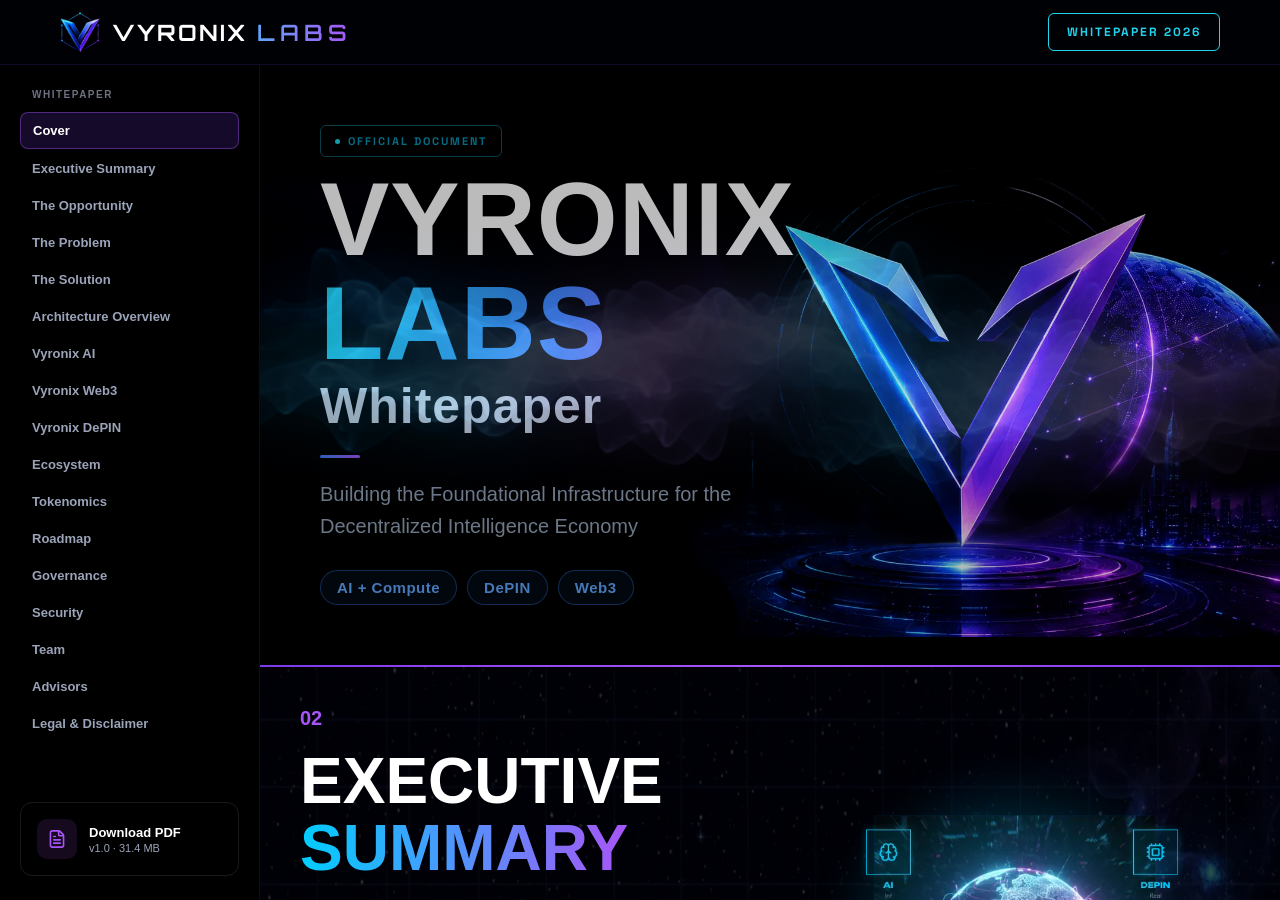
<file: page_whitepaper.html>
<!doctype html>
<html lang="en">
  <head>
    <meta charset="UTF-8" />
    <meta name="viewport" content="width=device-width, initial-scale=1.0" />
    <title>VYRONIX Labs</title>
    <base href="/" />
    <link rel="shortcut icon" href="icones/VLOGO.webp" />
    <link
      rel="stylesheet"
      href="https://fonts.googleapis.com/css2?family=Orbitron:wght@600;700&display=swap"
    />
    <link
      rel="stylesheet"
      href="https://fonts.googleapis.com/css2?family=Space+Grotesk:wght@700;800&family=Orbitron:wght@600;700&display=swap"
    />
    <link rel="stylesheet" href="styles_whitepaper.css" />
  </head>

  <body>
    <!-- Navigation Bar -->
    <nav class="navbar">
      <div class="navlogo">
        <div class="img">
          <img src="icones/whitepaper/nav-logo.webp" alt="" />
        </div>
        <div id="nav-text">
          <h2 class="vyronix2">VYRONIX</h2>
          <h2 class="labs2">LABS</h2>
        </div>
      </div>
      <div class="white-paper-name">Whitepaper 2026</div>
      <div class="hamburger">
        <img src="icones/hamburgerimg.png" alt="" />
      </div>
    </nav>

    <!-- Whitepaper Layout -->
    <div class="wp-layout">
      <!-- Sidebar -->
      <aside class="wp-sidebar">
        <div class="wp-nav-wrap">
          <p class="wp-nav-label">Whitepaper</p>
          <ul class="wp-nav">
            <li class="active"><a href="#cover">Cover</a></li>
            <li><a href="#executive-summary">Executive Summary</a></li>
            <li><a href="#opportunity">The Opportunity</a></li>
            <li><a href="#problem">The Problem</a></li>
            <li><a href="#solution">The Solution</a></li>
            <li><a href="#architecture">Architecture Overview</a></li>
            <li><a href="#vyronix-ai">Vyronix AI</a></li>
            <li><a href="#vyronix-web3">Vyronix Web3</a></li>
            <li><a href="#vyronix-depin">Vyronix DePIN</a></li>
            <li><a href="#ecosystem">Ecosystem</a></li>
            <li><a href="#tokenomics">Tokenomics</a></li>
            <li><a href="#roadmap">Roadmap</a></li>
            <li><a href="#governance">Governance</a></li>
            <li><a href="#security">Security</a></li>
            <li><a href="#team">Team</a></li>
            <li><a href="#advisors">Advisors</a></li>
            <li><a href="#legal">Legal &amp; Disclaimer</a></li>
          </ul>
        </div>

        <div class="wp-download-card">
          <div class="wp-download-icon">
            <img src="icones/whitepaper/pdf-download.svg" alt="" />
          </div>
          <div class="wp-download-text">
            <h4>Download PDF</h4>
            <p>v1.0 · 31.4 MB</p>
          </div>
        </div>
      </aside>

      <!-- overlay -->
      <div class="wp-sidebar-overlay" id="wpSidebarOverlay"></div>

      <!-- main -->
      <main class="wp-content">
        <div class="sections">
          <!-- cover -->
          <div class="cover" id="cover">
            <div class="shadow"></div>
            <div class="content">
              <div class="cover-badge">
                <span class="badge-dot"></span>Official Document
              </div>

              <div class="cover-heading">
                <h1 class="cover-white">VYRONIX</h1>
                <h1 class="cover-accent">LABS</h1>
                <h1 class="cover-grey">Whitepaper</h1>
              </div>

              <div class="cover-underline"></div>

              <p class="cover-subtitle">
                Building the Foundational Infrastructure for the Decentralized
                Intelligence Economy
              </p>

              <div class="cover-tags">
                <span class="cover-tag">AI + Compute</span>
                <span class="cover-tag">DePIN</span>
                <span class="cover-tag">Web3</span>
              </div>
            </div>
          </div>

          <!-- Executive Summary -->
          <div class="execsum-section" id="executive-summary">
            <!-- HERO -->
            <div class="execsum-hero">
              <div class="execsum-left">
                <span class="execsum-badge">02</span>
                <h2 class="execsum-title">
                  <span class="execsum-title-white">EXECUTIVE</span><br />
                  <span class="execsum-title-grad">SUMMARY</span>
                </h2>
                <div class="execsum-title-rule"></div>
                <p class="execsum-lead">
                  Vyronix Labs is building the foundational infrastructure for
                  the Decentralized Intelligence Economy. We combine the power
                  of Artificial Intelligence, Web3 technology, and Decentralized
                  Physical Infrastructure Networks (DePIN) to create a scalable,
                  open, and incentivized ecosystem.
                </p>
                <p class="execsum-highlight">
                  Our mission is to empower builders, businesses, and
                  communities to co-create the next generation of intelligent
                  applications while
                  <span class="execsum-highlight-cyan"
                    >rewarding the contributors who power the network.</span
                  >
                </p>
              </div>

              <div class="execsum-visual">
                <img src="icones/whitepaper/visual-hero.webp" alt="" />
              </div>
            </div>

            <!-- CONTENT GRID -->
            <div class="execsum-grid">
              <!-- Vision Card -->
              <div class="execsum-vision-card">
                <img src="icones/whitepaper/vision-card.png" alt="" />
              </div>

              <!-- Build Section -->
              <div class="execsum-build-card">
                <div class="execsum-build-header">
                  <h4>WHAT WE BUILD</h4>
                  <p>
                    A complete decentralized ecosystem providing the core
                    infrastructure layer for AI innovation.
                  </p>
                </div>
                <div class="execsum-build-grid">
                  <div class="execsum-build-col">
                    <div class="execsum-build-item">
                      <img src="whitepaper-icones/summary-cpu.png" alt="" />
                      <div>
                        <strong>AI Compute Network</strong
                        ><span>Decentralized GPU power</span>
                      </div>
                    </div>
                    <div class="execsum-build-item">
                      <img src="whitepaper-icones/symmary-aimodel.png" alt="" />
                      <div>
                        <strong>AI Model Marketplace</strong
                        ><span>Deploy, access, and monetize</span>
                      </div>
                    </div>
                    <div class="execsum-build-item">
                      <img src="whitepaper-icones/summary-aiagent.png" alt="" />
                      <div>
                        <strong>AI Agents Framework</strong
                        ><span>Build autonomous AI agents</span>
                      </div>
                    </div>
                  </div>
                  <div class="execsum-build-col">
                    <div class="execsum-build-item">
                      <img src="whitepaper-icones/symmarydepin.png" alt="" />
                      <div>
                        <strong>DePIN Infrastructure</strong
                        ><span>Global network of node operators</span>
                      </div>
                    </div>
                    <div class="execsum-build-item">
                      <img src="whitepaper-icones/symmary-dao.png" alt="" />
                      <div>
                        <strong>DAO Governance</strong
                        ><span>Community-owned &amp; governed</span>
                      </div>
                    </div>
                    <div class="execsum-build-item">
                      <img
                        src="whitepaper-icones/symmary-developer.png"
                        alt=""
                      />
                      <div>
                        <strong>Developer Platform</strong
                        ><span>APIs, SDKs &amp; tools</span>
                      </div>
                    </div>
                  </div>
                </div>
              </div>

              <!-- Highlights -->
              <div class="execsum-highlights-card">
                <h4>KEY HIGHLIGHTS</h4>
                <div class="execsum-highlight-item">
                  <img
                    src="whitepaper-icones/summary-decentralizedbydesign.png"
                    alt=""
                  />
                  <div>
                    <strong>Decentralized by Design</strong
                    ><span
                      >Community-owned infrastructure with transparent
                      governance.</span
                    >
                  </div>
                </div>
                <div class="execsum-highlight-item">
                  <img
                    src="whitepaper-icones/summary-massivemarket.png"
                    alt=""
                  />
                  <div>
                    <strong>Massive Market Opportunity</strong
                    ><span
                      >AI + DePIN market projected to reach $1.5T+ by
                      2030.</span
                    >
                  </div>
                </div>
                <div class="execsum-highlight-item">
                  <img src="whitepaper-icones/summary-tokenmodel.png" alt="" />
                  <div>
                    <strong>Sustainable Token Model</strong
                    ><span>Real utility, real demand, real rewards.</span>
                  </div>
                </div>
                <div class="execsum-highlight-item">
                  <img
                    src="whitepaper-icones/summary-builtforthefuture.png"
                    alt=""
                  />
                  <div>
                    <strong>Built for the Future</strong
                    ><span>Secure, scalable, and future-proof.</span>
                  </div>
                </div>
              </div>
            </div>

            <!-- STATS BAR -->
            <div class="execsum-stats">
              <div class="execsum-stat-block">
                <div><img src="whitepaper-icones/Vector.png" alt="" /></div>
                <div>
                  <strong>$100B+</strong><span>AI + DePIN Market by 2030</span>
                </div>
              </div>
              <div class="execsum-stat-block">
                <img
                  src="whitepaper-icones/summary-nodeoperations.png"
                  alt=""
                />
                <div>
                  <strong>10M+</strong><span>Node Operations Target</span>
                </div>
              </div>
              <div class="execsum-stat-block">
                <img src="whitepaper-icones/summary-developers.png" alt="" />
                <div>
                  <strong class="execsum-purple">1M+</strong
                  ><span>Developers on Platform</span>
                </div>
              </div>
              <div class="execsum-stat-block">
                <img src="whitepaper-icones/summary-infinity.png" alt="" />
                <div>
                  <strong class="execsum-purple">Unlimited</strong
                  ><span>Scale Powered by Community</span>
                </div>
              </div>
            </div>
          </div>

          <!-- The Opportunity -->
          <div class="opp-section" id="opportunity">
            <!-- HEADER -->
            <div class="opp-header">
              <span class="opp-badge">03.</span>
              <h2 class="opp-title">
                <span class="opp-title-light">THE</span>
                <span class="opp-title-grad">OPPORTUNITY</span>
              </h2>
            </div>

            <!-- INTRO -->
            <div class="opp-intro">
              <p class="opp-text">
                The convergence of AI, Web3, and Decentralized Physical
                Infrastructure Networks (DePIN) is creating the largest
                technological shift of our time. Estimates indicate a massive
                rise in the demand for distributed infrastructure, AI
                processing, multi-chain DePIN capacities for early builders and
                contributors.
              </p>
              <div class="opp-shift">
                <span class="opp-shift-label"
                  >A ONCE-IN-A-GENERATION MARKET SHIFT</span
                >
                <p class="opp-shift-desc">
                  The infrastructure layer of the digital economy is being
                  rewritten. Proprietary silos are being replaced by open
                  networks that prioritize scalability and transparency.
                </p>
              </div>
            </div>

            <!-- METRICS -->
            <div class="opp-metrics">
              <div class="opp-metric-card">
                <div class="opp-metric-head">
                  <span class="opp-metric-label">AI MARKET</span>
                  <span class="opp-metric-value">$1.81T</span>
                  <span class="opp-metric-sub">Projected by 2030</span>
                </div>
                <div class="opp-metric-graph">
                  <svg viewBox="0 0 208 36" preserveAspectRatio="none">
                    <polyline
                      points="0,30 30,20 70,25 110,10 150,18 190,5 208,8"
                      stroke="#00d4ff"
                      stroke-width="2"
                      fill="none"
                    />
                    <polyline
                      points="0,30 30,20 70,25 110,10 150,18 190,5 208,8"
                      stroke="#00d4ff"
                      stroke-width="6"
                      fill="none"
                      opacity="0.15"
                    />
                  </svg>
                  <div class="opp-graph-labels">
                    <span>'25</span><span>'26</span><span>'27</span
                    ><span>'28</span><span>'29</span><span>'30</span>
                  </div>
                </div>
                <img
                  class="opp-metric-icon"
                  src="whitepaper-icones/oppor_aimarket.png"
                  alt=""
                />
              </div>

              <div class="opp-metric-card">
                <div class="opp-metric-head">
                  <span class="opp-metric-label">WEB3 MARKET</span>
                  <span class="opp-metric-value">$91.5B</span>
                  <span class="opp-metric-sub">Projected by 2030</span>
                </div>
                <div class="opp-metric-graph">
                  <svg viewBox="0 0 208 36" preserveAspectRatio="none">
                    <polyline
                      points="0,30 30,20 70,25 110,10 150,18 190,5 208,8"
                      stroke="#00d4ff"
                      stroke-width="2"
                      fill="none"
                    />
                    <polyline
                      points="0,30 30,20 70,25 110,10 150,18 190,5 208,8"
                      stroke="#00d4ff"
                      stroke-width="6"
                      fill="none"
                      opacity="0.15"
                    />
                  </svg>
                  <div class="opp-graph-labels">
                    <span>'25</span><span>'26</span><span>'27</span
                    ><span>'28</span><span>'29</span><span>'30</span>
                  </div>
                </div>
                <img
                  class="opp-metric-icon"
                  src="whitepaper-icones/oppor-web3market.png"
                  alt=""
                />
              </div>

              <div class="opp-metric-card opp-purple">
                <div class="opp-metric-head">
                  <span class="opp-metric-label">DePIN MARKET</span>
                  <span class="opp-metric-value opp-purple">$3.5T</span>
                  <span class="opp-metric-sub">Projected by 2030</span>
                </div>
                <div class="opp-metric-graph">
                  <svg viewBox="0 0 208 36" preserveAspectRatio="none">
                    <polyline
                      points="0,30 30,20 70,25 110,10 150,18 190,5 208,8"
                      stroke="#7b2fbe"
                      stroke-width="2"
                      fill="none"
                    />
                    <polyline
                      points="0,30 30,20 70,25 110,10 150,18 190,5 208,8"
                      stroke="#7b2fbe"
                      stroke-width="6"
                      fill="none"
                      opacity="0.15"
                    />
                  </svg>
                  <div class="opp-graph-labels">
                    <span>'25</span><span>'26</span><span>'27</span
                    ><span>'28</span><span>'29</span><span>'30</span>
                  </div>
                </div>
                <img
                  class="opp-metric-icon"
                  src="whitepaper-icones/oppor-depinmarket.png"
                  alt=""
                />
              </div>

              <div class="opp-metric-card">
                <div class="opp-metric-head">
                  <span class="opp-metric-label">GLOBAL AI COMPUTE</span>
                  <span class="opp-metric-value">$13.5B</span>
                  <span class="opp-metric-sub">Smart by 2030</span>
                </div>
                <div class="opp-metric-graph">
                  <svg viewBox="0 0 208 36" preserveAspectRatio="none">
                    <polyline
                      points="0,30 30,20 70,25 110,10 150,18 190,5 208,8"
                      stroke="#00d4ff"
                      stroke-width="2"
                      fill="none"
                    />
                    <polyline
                      points="0,30 30,20 70,25 110,10 150,18 190,5 208,8"
                      stroke="#00d4ff"
                      stroke-width="6"
                      fill="none"
                      opacity="0.15"
                    />
                  </svg>
                  <div class="opp-graph-labels">
                    <span>'25</span><span>'26</span><span>'27</span
                    ><span>'28</span><span>'29</span><span>'30</span>
                  </div>
                </div>
                <img
                  class="opp-metric-icon"
                  src="whitepaper-icones/oppor-globalaicompute.png"
                  alt=""
                />
              </div>
            </div>

            <!-- DRIVERS -->
            <div class="opp-drivers">
              <h3 class="opp-drivers-head">KEY MARKET DRIVERS</h3>
              <div class="opp-drivers-grid">
                <div class="opp-driver-card">
                  <div class="opp-driver-icon">
                    <img src="whitepaper-icones/oppor-enterprise.png" alt="" />
                  </div>
                  <h4>Enterprise Blockchain</h4>
                  <p>
                    Adoption of decentralized ledgers by major institutions for
                    secure data management.
                  </p>
                </div>
                <div class="opp-driver-card">
                  <div class="opp-driver-icon">
                    <img src="whitepaper-icones/oppor-cloud.png" alt="" />
                  </div>
                  <h4>Cloud Infrastructure</h4>
                  <p>
                    Exponential growth in cloud-based AI training and model
                    inference requirements.
                  </p>
                </div>
                <div class="opp-driver-card">
                  <div class="opp-driver-icon">
                    <img src="whitepaper-icones/oppor-user.png" alt="" />
                  </div>
                  <h4>User Experience</h4>
                  <p>
                    Streamlined interfaces making Web3 and AI tools accessible
                    to the next billion users.
                  </p>
                </div>
                <div class="opp-driver-card">
                  <div class="opp-driver-icon">
                    <img src="whitepaper-icones/oppor-regulatory.png" alt="" />
                  </div>
                  <h4>Regulatory Landscape</h4>
                  <p>
                    Evolving legal frameworks providing clarity for
                    decentralized compute and ownership.
                  </p>
                </div>
                <div class="opp-driver-card">
                  <div class="opp-driver-icon">
                    <img src="whitepaper-icones/oppor-hardware.png" alt="" />
                  </div>
                  <h4>Hardware Abundance</h4>
                  <p>
                    Increasing availability of edge hardware units contributing
                    to the global DePIN mesh.
                  </p>
                </div>
              </div>
            </div>
          </div>

          <!-- The Problem -->
          <div class="problem-section" id="problem">
            <!-- header + left column -->
            <div class="problem-layout">
              <div class="problem-headline">
                <span class="problem-badge">04.</span>
                <h2 class="problem-title">
                  <span class="problem-title-white">THE</span>
                  <span class="problem-title-cyan">PROBLEM</span>
                </h2>
                <div class="problem-title-underline"></div>
                <p class="problem-desc">
                  Today's AI infrastructure is centralized, expensive, and
                  inaccessible to the majority. Breakthroughs in AI have high
                  costs, vendor lock‑in and lack of transparency.
                </p>
                <p class="problem-highlight">
                  This creates barriers for developers, researchers, and growing
                  companies,
                  <span class="problem-highlight-cyan"
                    >concentrating power in the hands of a few.</span
                  >
                </p>
              </div>

              <!-- right column: problem cards -->
              <div class="problem-cards">
                <div class="problem-issue-card">
                  <div class="problem-issue-icon">
                    <img
                      src="whitepaper-icones/prob-centralized.png"
                      alt="lock"
                    />
                  </div>
                  <div class="problem-issue-content">
                    <h4>CENTRALIZED CONTROL</h4>
                    <p>
                      A few cloud providers control the majority of AI compute,
                      creating a single point of failure and monopoly risk.
                    </p>
                  </div>
                </div>
                <div class="problem-issue-card">
                  <div class="problem-issue-icon">
                    <img
                      src="whitepaper-icones/prob-prohibitive.png"
                      alt="trend"
                    />
                  </div>
                  <div class="problem-issue-content">
                    <h4>PROHIBITIVE COSTS</h4>
                    <p>
                      API costs are too high for startups, researchers, and
                      independent developers, limiting innovation.
                    </p>
                  </div>
                </div>
                <div class="problem-issue-card">
                  <div class="problem-issue-icon">
                    <img src="whitepaper-icones/prob-limited.png" alt="globe" />
                  </div>
                  <div class="problem-issue-content">
                    <h4>LIMITED ACCESS</h4>
                    <p>
                      Geographic and economic barriers create long‑tail winners
                      and unfair advantages across the digital map.
                    </p>
                  </div>
                </div>
                <div class="problem-issue-card">
                  <div class="problem-issue-icon">
                    <img
                      src="whitepaper-icones/prob-datasilos.png"
                      alt="database"
                    />
                  </div>
                  <div class="problem-issue-content">
                    <h4>DATA SILOS</h4>
                    <p>
                      Centralized AI models preventing collaboration,
                      interoperability, and user ownership of mission‑critical
                      data.
                    </p>
                  </div>
                </div>
                <div class="problem-issue-card">
                  <div class="problem-issue-icon">
                    <img src="whitepaper-icones/prob-vendor.png" alt="anchor" />
                  </div>
                  <div class="problem-issue-content">
                    <h4>VENDOR LOCK‑IN</h4>
                    <p>
                      Businesses are trapped in ecosystem dependencies, limiting
                      flexibility and long‑term scaling growth.
                    </p>
                  </div>
                </div>
              </div>
            </div>

            <!-- IMPACT SECTION -->
            <div class="problem-impact-wrapper">
              <h3 class="problem-impact-heading">THE IMPACT</h3>
              <div class="problem-impact-grid">
                <div class="problem-impact-item">
                  <div class="problem-impact-icon">
                    <img src="whitepaper-icones/prob-speed.png" alt="zap" />
                  </div>
                  <div class="problem-impact-text">
                    <h4>Speed Disruption</h4>
                    <p>Inefficient computation slowing AI deployment</p>
                  </div>
                </div>
                <div class="problem-impact-item">
                  <div class="problem-impact-icon">
                    <img
                      src="whitepaper-icones/prob-inefficient.png"
                      alt="card"
                    />
                  </div>
                  <div class="problem-impact-text">
                    <h4>Inefficient Spending</h4>
                    <p>Resources wasted on intermediaries</p>
                  </div>
                </div>
                <div class="problem-impact-item">
                  <div class="problem-impact-icon">
                    <img src="whitepaper-icones/prob-unequal.png" alt="users" />
                  </div>
                  <div class="problem-impact-text">
                    <h4>Unequal Opportunities</h4>
                    <p>Global talent excluded from AI benefits</p>
                  </div>
                </div>
                <div class="problem-impact-item">
                  <div class="problem-impact-icon">
                    <img
                      src="whitepaper-icones/prob-security.png"
                      alt="shield"
                    />
                  </div>
                  <div class="problem-impact-text">
                    <h4>Security &amp; Privacy Risks</h4>
                    <p>Centralized data creates vulnerabilities</p>
                  </div>
                </div>
                <div class="problem-impact-item">
                  <div class="problem-impact-icon">
                    <img src="whitepaper-icones/prob-lackof.png" alt="eye" />
                  </div>
                  <div class="problem-impact-text">
                    <h4>Lack of Transparency</h4>
                    <p>Black‑box models limiting trust</p>
                  </div>
                </div>
              </div>
            </div>

            <!-- STATS BAR + CALLOUT -->
            <div class="problem-stats-callout">
              <div class="problem-stats-row">
                <div class="problem-stat-block">
                  <span class="problem-stat-number">80%</span>
                  <span class="problem-stat-label"
                    >Of AI compute controlled by top 3 providers</span
                  >
                </div>
                <div class="problem-stat-block">
                  <span class="problem-stat-number">10X+</span>
                  <span class="problem-stat-label"
                    >Higher AI API costs vs. decentralized alternatives</span
                  >
                </div>
                <div class="problem-stat-block">
                  <span class="problem-stat-number">&lt;20%</span>
                  <span class="problem-stat-label"
                    >Of global AI talent has access to enterprise‑grade
                    tools</span
                  >
                </div>
                <div class="problem-stat-block">
                  <span class="problem-stat-number">$200B+</span>
                  <span class="problem-stat-label"
                    >Wasted annually on inefficient AI infrastructure</span
                  >
                </div>
              </div>
              <div class="problem-callout-box">
                <p>
                  THE WORLD NEEDS A NEW PARADIGM. VYRONIX LABS IS BUILDING IT.
                </p>
              </div>
            </div>
          </div>

          <!-- The Solution -->
          <div class="sol-section" id="solution">
            <!-- HERO / top row -->
            <div class="sol-hero">
              <div class="sol-left">
                <span class="sol-badge">05.</span>
                <h2 class="sol-title">
                  <span class="sol-title-light">THE</span>
                  <span class="sol-title-grad">SOLUTION</span>
                </h2>
                <div class="sol-title-rule"></div>
                <p class="sol-lead">
                  Vyronix Labs: Powering the Decentralized Intelligence Economy.
                </p>
                <p class="sol-desc">
                  Vyronix Labs merges AI, Web3, and DePIN into a single, open
                  infrastructure layer. Vyronix provides access to compute,
                  data, and AI models. We ensure ownership and value to the
                  community while enabling limitless innovation.
                </p>
              </div>

              <div class="sol-right">
                <span class="sol-approach-label">OUR APPROACH</span>
                <div class="sol-approach-tags">
                  <span class="sol-tag"
                    ><span class="sol-dot-cyan"></span><strong>AI</strong
                    ><span> — Intelligence Layer</span></span
                  >
                  <span class="sol-tag"
                    ><span class="sol-dot-purple"></span><strong>WEB3</strong
                    ><span> — Web3 Foundation</span></span
                  >
                  <span class="sol-tag"
                    ><span class="sol-dot-cyan"></span><strong>DePIN</strong
                    ><span> — Physical Infrastructure</span></span
                  >
                  <span class="sol-tag"
                    ><span class="sol-dot-purple"></span
                    ><strong>COMMUNITY</strong
                    ><span> — Community Power</span></span
                  >
                </div>

                <!-- abstract node visual -->
                <div class="sol-node-visual">
                  <div class="sol-glow-sphere"></div>
                  <img
                    class="sol-node-icon sol-hex"
                    src="whitepaper-icones/solution-hexagon.png"
                    alt="hex"
                  />
                  <img
                    class="sol-node-icon sol-circ"
                    src="whitepaper-icones/solution-circle.png"
                    alt="circle"
                  />
                  <img
                    class="sol-node-icon sol-tri"
                    src="whitepaper-icones/solution-triangle.png"
                    alt="triangle"
                  />
                  <img
                    class="sol-node-icon sol-hex2"
                    src="whitepaper-icones/solution-hexagon2.png"
                    alt="hex2"
                  />
                  <div class="sol-dash-line sol-dash1"></div>
                  <div class="sol-dash-line sol-dash2"></div>
                </div>
              </div>
            </div>

            <!-- PILLARS -->
            <div class="sol-pillars-wrap">
              <h3 class="sol-pillars-head">THE VYRONIX PILLARS</h3>
              <div class="sol-pillars-grid">
                <div class="sol-pillar-card">
                  <div class="sol-pillar-top">
                    <img
                      src="whitepaper-icones/solution-hexagon.png"
                      alt="hex"
                    />
                  </div>
                  <h4>AI — INTELLIGENCE LAYER</h4>
                  <p>
                    Enables AI startups with decentralized access, AI models,
                    and compute infrastructure for the next generation of
                    intelligent applications.
                  </p>
                </div>
                <div class="sol-pillar-card sol-pillar-purple">
                  <div class="sol-pillar-top">
                    <img
                      src="whitepaper-icones/solution-circle.png"
                      alt="circle"
                    />
                  </div>
                  <h4>WEB3 — TRANSPARENT LAYER</h4>
                  <p>
                    Decentralized data, privacy tools and tokenization layer to
                    ensure transparency, security and community ownership.
                  </p>
                </div>
                <div class="sol-pillar-card">
                  <div class="sol-pillar-top">
                    <img
                      src="whitepaper-icones/solution-triangle.png"
                      alt="triangle"
                    />
                  </div>
                  <h4>DePIN — INFRASTRUCTURE LAYER</h4>
                  <p>
                    A global network of GPU, storage, compute, and edge nodes
                    that becomes the foundation for a next-generation economy.
                  </p>
                </div>
                <div class="sol-pillar-card sol-pillar-purple">
                  <div class="sol-pillar-top">
                    <img
                      src="whitepaper-icones/solution-hexagon2.png"
                      alt="hex2"
                    />
                  </div>
                  <h4>COMMUNITY — SOCIAL LAYER</h4>
                  <p>
                    A thriving ecosystem where builders, creators, and investors
                    participate and contribute to one unified growing ecosystem.
                  </p>
                </div>
              </div>
            </div>

            <!-- ENABLES -->
            <div class="sol-enables-wrap">
              <h3 class="sol-enables-head">WHAT THIS ENABLES</h3>
              <div class="sol-enables-grid">
                <div class="sol-enable-item">
                  <img
                    src="whitepaper-icones/solution-small-circle.png"
                    alt="icon"
                  /><span>Universal AI Access</span>
                </div>
                <div class="sol-enable-item">
                  <img
                    src="whitepaper-icones/solution-smallhexagon.png"
                    alt="icon"
                  /><span>Up to 90% Cost Reduction</span>
                </div>
                <div class="sol-enable-item">
                  <img
                    src="whitepaper-icones/solution-small-traingle.png"
                    alt="icon"
                  /><span>Global Decentralized Reach</span>
                </div>
                <div class="sol-enable-item">
                  <img
                    src="whitepaper-icones/solution-small-circle.png"
                    alt="icon"
                  /><span>True Data Sovereignty</span>
                </div>
                <div class="sol-enable-item">
                  <img
                    src="whitepaper-icones/solution-smallhexagon.png"
                    alt="icon"
                  /><span>Anyone, Anywhere Participation</span>
                </div>
                <div class="sol-enable-item">
                  <img
                    src="whitepaper-icones/solution-small-traingle.png"
                    alt="icon"
                  /><span>Aligned Incentives</span>
                </div>
              </div>
            </div>

            <!-- BOTTOM CTA -->
            <div class="sol-footer">
              <div class="sol-footer-row">
                <span class="sol-footer-brand">VYRONIX LABS</span>
                <span class="sol-footer-domain">VYRONIXLABS.IO</span>
              </div>
              <div class="sol-footer-banner">
                <p>
                  We are building the infrastructure for the Decentralized
                  Intelligence Economy.
                </p>
              </div>
              <div class="sol-footer-highlight">
                <p>
                  VYRONIX LABS IS NOT JUST A PROTOCOL — IT'S THE FOUNDATION FOR
                  A NEW DECENTRALIZED INTELLIGENCE ECONOMY.
                </p>
              </div>
              <div class="sol-footer-divider"></div>
            </div>
          </div>

          <!-- Architecture Overview -->
          <div class="arch-section" id="architecture">
            <!-- HERO / TOP -->
            <div class="arch-hero">
              <div class="arch-left">
                <span class="arch-badge">06.</span>
                <h2 class="arch-title">
                  <span class="arch-title-white">ARCHITECTURE</span><br />
                  <span class="arch-title-grad">OVERVIEW</span>
                </h2>
                <div class="arch-title-rule"></div>
                <p class="arch-lead">
                  A Unified Infrastructure for the Decentralized Intelligence
                  Economy
                </p>
                <p class="arch-desc">
                  Vyronix Labs integrates AI, Web3, and DePIN into a
                  multi-layered architecture that powers compute, storage, data
                  and applications in a decentralized, secure, and scalable
                  manner.
                </p>
                <div class="arch-tags">
                  <span class="arch-tag-cyan"
                    ><span class="arch-dot"></span>AI</span
                  >
                  <span class="arch-tag-purple"
                    ><span class="arch-dot"></span>WEB3</span
                  >
                  <span class="arch-tag-teal"
                    ><span class="arch-dot"></span>DePIN</span
                  >
                </div>
              </div>

              <div class="arch-right">
                <h4 class="arch-benefits-head">ARCHITECTURE BENEFITS</h4>
                <div class="arch-benefits-list">
                  <div class="arch-benefit-item">
                    <span class="arch-benefit-icon"
                      ><img
                        src="whitepaper-icones/arch-decentarlized.png"
                        alt=""
                    /></span>
                    <div>
                      <strong>Decentralized</strong><br /><span
                        >No single point of failure. The network is owned by the
                        community.</span
                      >
                    </div>
                  </div>
                  <div class="arch-benefit-item">
                    <span class="arch-benefit-icon"
                      ><img src="whitepaper-icones/arch-scalable.png" alt=""
                    /></span>
                    <div>
                      <strong>Scalable</strong><br /><span
                        >Supports millions of users, nodes, and AI
                        applications.</span
                      >
                    </div>
                  </div>
                  <div class="arch-benefit-item">
                    <span class="arch-benefit-icon"
                      ><img
                        src="whitepaper-icones/arch-interperoble.png"
                        alt=""
                    /></span>
                    <div>
                      <strong>Interoperable</strong><br /><span
                        >Cross-chain compatible with leading ecosystems.</span
                      >
                    </div>
                  </div>
                  <div class="arch-benefit-item">
                    <span class="arch-benefit-icon"
                      ><img src="whitepaper-icones/arch-secure.png" alt=""
                    /></span>
                    <div>
                      <strong>Secure &amp; Transparent</strong><br /><span
                        >Protected by cryptography, zero-trust, and on-chain
                        audits.</span
                      >
                    </div>
                  </div>
                  <div class="arch-benefit-item">
                    <span class="arch-benefit-icon"
                      ><img src="whitepaper-icones/arch-community.png" alt=""
                    /></span>
                    <div>
                      <strong>Community-Owned</strong><br /><span
                        >Governed by $VYR token holders through DAO.</span
                      >
                    </div>
                  </div>
                </div>
              </div>
            </div>

            <!-- DIAGRAM: layers + outputs -->
            <div class="arch-diagram">
              <div class="arch-layers-col">
                <!-- AI layer -->
                <div class="arch-layer-card arch-layer-ai">
                  <h5>AI INTELLIGENCE LAYER</h5>
                  <div class="arch-layer-grid">
                    <div class="arch-layer-item">
                      <img src="whitepaper-icones/arch-user.png" alt="" /><span
                        >Users</span
                      ><small>Individuals &amp; Devs</small>
                    </div>
                    <div class="arch-layer-item">
                      <img
                        src="whitepaper-icones/arch-aiagent.png"
                        alt=""
                      /><span>AI Agents</span><small>Autonomous Ops</small>
                    </div>
                    <div class="arch-layer-item">
                      <img
                        src="whitepaper-icones/arch-aicompute.png"
                        alt=""
                      /><span>AI Compute</span><small>GPU Allocation</small>
                    </div>
                    <div class="arch-layer-item">
                      <img
                        src="whitepaper-icones/arch-modelmarket.png"
                        alt=""
                      /><span>Model Market</span><small>Monetize Models</small>
                    </div>
                    <div class="arch-layer-item">
                      <img
                        src="whitepaper-icones/arch-datamarket.png"
                        alt=""
                      /><span>Data Market</span><small>Shared Assets</small>
                    </div>
                    <div class="arch-layer-item">
                      <img
                        src="whitepaper-icones/arch-inference.png"
                        alt=""
                      /><span>Inference API</span
                      ><small>Real-time access</small>
                    </div>
                  </div>
                </div>
                <!-- Web3 layer -->
                <div class="arch-layer-card arch-layer-web3">
                  <h5>WEB3 LAYER</h5>
                  <div class="arch-layer-grid">
                    <div class="arch-layer-item">
                      <img src="whitepaper-icones/arch-doa.png" alt="" /><span
                        >Smart Contracts</span
                      ><small>Automated Logic</small>
                    </div>
                    <div class="arch-layer-item">
                      <img src="whitepaper-icones/arch-doa.png" alt="" /><span
                        >DAO Governance</span
                      ><small>On-chain voting</small>
                    </div>
                    <div class="arch-layer-item">
                      <img
                        src="whitepaper-icones/arch-identity.png"
                        alt=""
                      /><span>Identity</span><small>DID &amp; Reputation</small>
                    </div>
                    <div class="arch-layer-item">
                      <img
                        src="whitepaper-icones/arch-bridge.png"
                        alt=""
                      /><span>Bridge</span><small>Cross-chain</small>
                    </div>
                  </div>
                </div>
                <!-- DePIN layer -->
                <div class="arch-layer-card arch-layer-depin">
                  <h5>DePIN INFRASTRUCTURE LAYER</h5>
                  <div class="arch-layer-grid">
                    <div class="arch-layer-item">
                      <img src="whitepaper-icones/arch-node.png" alt="" /><span
                        >Node Operators</span
                      ><small>Core Network</small>
                    </div>
                    <div class="arch-layer-item">
                      <img
                        src="whitepaper-icones/arch-gpunetwork.png"
                        alt=""
                      /><span>GPU Network</span><small>Global Clusters</small>
                    </div>
                    <div class="arch-layer-item">
                      <img
                        src="whitepaper-icones/arch-storage.png"
                        alt=""
                      /><span>Storage</span><small>Distributed Data</small>
                    </div>
                    <div class="arch-layer-item">
                      <img src="whitepaper-icones/arch-edge.png" alt="" /><span
                        >Edge Nodes</span
                      ><small>Local Processing</small>
                    </div>
                    <div class="arch-layer-item">
                      <img
                        src="whitepaper-icones/arch-oracle.png"
                        alt=""
                      /><span>Oracle Network</span><small>Live Data</small>
                    </div>
                  </div>
                </div>
              </div>

              <!-- ecosystem outputs -->
              <div class="arch-outputs-col">
                <h5>ECOSYSTEM OUTPUTS</h5>
                <div class="arch-output-item">Decentralized AI Apps</div>
                <div class="arch-output-item">AI-Powered dApps</div>
                <div class="arch-output-item">Enterprise Solutions</div>
                <div class="arch-output-item">Marketplace Economy</div>
                <div class="arch-output-item">Real-World Impact</div>
                <div class="arch-output-quote">
                  <p>
                    "The future of intelligence is decentralized, open, and
                    owned by everyone."
                  </p>
                  <span>— Vyronix Labs</span>
                </div>
              </div>
            </div>

            <!-- BOTTOM: data flow + glance -->
            <div class="arch-bottom">
              <h5 class="arch-flow-head">THE DATA &amp; INTELLIGENCE FLOW</h5>
              <div class="arch-flow-row">
                <div class="arch-flow-steps">
                  <span class="arch-step">Data Sources</span>
                  <span class="arch-arrow">→</span>
                  <span class="arch-step">Dist. Storage</span>
                  <span class="arch-arrow">→</span>
                  <span class="arch-step">Compute Inference</span>
                  <span class="arch-arrow">→</span>
                  <span class="arch-step">AI Training</span>
                  <span class="arch-arrow">→</span>
                  <span class="arch-step">Applications</span>
                  <span class="arch-arrow">→</span>
                  <span class="arch-step">Users</span>
                </div>
                <div class="arch-value-loop-badge">
                  <span class="arch-loop-icon">⟳</span> VALUE LOOP
                </div>
              </div>

              <div class="arch-glance-bar">
                <div class="arch-glance-items">
                  <div class="arch-glance">
                    <strong>3</strong><span>Core Layers</span>
                  </div>
                  <div class="arch-glance">
                    <strong>16+</strong><span>Network Components</span>
                  </div>
                  <div class="arch-glance">
                    <strong>100%</strong><span>Use Cases</span>
                  </div>
                  <div class="arch-glance">
                    <strong>∞</strong><span>Value Loop</span>
                  </div>
                </div>
                <div class="arch-glance-brand">
                  <span>VYRONIX LABS</span>
                  <span>VYRONIXLABS.IO</span>
                </div>
              </div>
            </div>
          </div>

          <!-- ai -->
          <div class="wpai-section" id="vyronix-ai">
            <!-- HERO -->
            <div class="wpai-hero">
              <div class="wpai-hero-left">
                <span class="wpai-badge">07.</span>
                <h2 class="wpai-title">
                  <span class="wpai-title-white">VYRONIX</span>
                  <span class="wpai-title-grad">AI</span>
                </h2>
                <div class="wpai-title-rule"></div>
                <p class="wpai-hero-sub">
                  The Intelligence Layer of the Decentralized Economy
                </p>
                <p class="wpai-hero-desc">
                  Vyronix AI is a decentralized artificial intelligence
                  infrastructure providing open access to compute, AI models,
                  and intelligent agents - enabling developers, enterprises, and
                  communities to build, train, and deploy AI without centralized
                  gatekeepers.
                </p>
              </div>

              <div class="wpai-hero-right">
                <div class="wpai-capabilities">
                  <h5>CORE CAPABILITIES</h5>
                  <div class="wpai-cap-grid">
                    <div class="wpai-cap-item">
                      <img
                        src="whitepaper-icones/vyronix-ai-blue-hexagon.png"
                        alt=""
                      />
                      <strong>AI Models</strong>
                      <span>Open &amp; Verified</span>
                    </div>
                    <div class="wpai-cap-item">
                      <img
                        src="whitepaper-icones/vyronix-ai-blue-circle.png"
                        alt=""
                      />
                      <strong>AI Agents</strong>
                      <span>Autonomous Ops</span>
                    </div>
                    <div class="wpai-cap-item">
                      <img
                        src="whitepaper-icones/vyronix-ai-blue-triangle.png"
                        alt=""
                      />
                      <strong>AI Compute</strong>
                      <span>GPU Network</span>
                    </div>
                  </div>
                </div>

                <div class="wpai-metrics">
                  <h5>KEY METRICS</h5>
                  <div class="wpai-metrics-grid">
                    <div class="wpai-metric">
                      <span>10X</span><small>Cost reduction</small>
                    </div>
                    <div class="wpai-metric">
                      <span>99.9%</span><small>Uptime reliability</small>
                    </div>
                    <div class="wpai-metric">
                      <span>&lt;100ms</span><small>Inference latency</small>
                    </div>
                    <div class="wpai-metric">
                      <span>50+</span><small>Models available</small>
                    </div>
                  </div>
                </div>
              </div>
            </div>

            <!-- HOW IT WORKS -->
            <div class="wpai-how-works">
              <h5>HOW VYRONIX AI WORKS</h5>
              <div class="wpai-steps-row">
                <div class="wpai-step">
                  <span>01</span><strong>Submit</strong
                  ><small>Query via API</small>
                </div>
                <span class="wpai-arrow">→</span>
                <div class="wpai-step">
                  <span>02</span><strong>Route</strong
                  ><small>GPU Selection</small>
                </div>
                <span class="wpai-arrow">→</span>
                <div class="wpai-step">
                  <span>03</span><strong>Compute</strong
                  ><small>Neural Processing</small>
                </div>
                <span class="wpai-arrow">→</span>
                <div class="wpai-step">
                  <span>04</span><strong>Verify</strong
                  ><small>Proof-of-Compute</small>
                </div>
                <span class="wpai-arrow">→</span>
                <div class="wpai-step">
                  <span>05</span><strong>Deliver</strong
                  ><small>Encrypted Result</small>
                </div>
              </div>
            </div>

            <!-- CORE FEATURES -->
            <div class="wpai-features">
              <h5>CORE FEATURES</h5>
              <div class="wpai-features-grid">
                <div class="wpai-feature-card">
                  <img
                    src="whitepaper-icones/vyronix-ai-purple-hexagon.png"
                    alt=""
                  />
                  <div>
                    <h6>DECENTRALIZED MODEL REGISTRY</h6>
                    <p>
                      Open marketplace for AI models with on-chain verification
                      and community curation for safety and efficiency.
                    </p>
                  </div>
                </div>
                <div class="wpai-feature-card">
                  <img
                    src="whitepaper-icones/vyronix-ai-purple-triangle.png"
                    alt=""
                  />
                  <div>
                    <h6>AI AGENT FRAMEWORK</h6>
                    <p>
                      Build autonomous AI agents that interact with smart
                      contracts, external APIs, and real-world sensors.
                    </p>
                  </div>
                </div>
                <div class="wpai-feature-card">
                  <img
                    src="whitepaper-icones/vyronix-ai-purple-circle.png"
                    alt=""
                  />
                  <div>
                    <h6>DISTRIBUTED INFERENCE NETWORK</h6>
                    <p>
                      Global GPU nodes provide low-latency AI inference at a
                      fraction of the cost of centralized cloud giants.
                    </p>
                  </div>
                </div>
                <div class="wpai-feature-card">
                  <img
                    src="whitepaper-icones/vyronix-ai-purple-hexagon.png"
                    alt=""
                  />
                  <div>
                    <h6>MODEL MARKETPLACE</h6>
                    <p>
                      Developers monetize specialized models while users access
                      cutting-edge intelligence using $VYR tokens.
                    </p>
                  </div>
                </div>
              </div>
            </div>

            <!-- BOTTOM -->
            <div class="wpai-bottom">
              <div class="wpai-bottom-row">
                <div class="wpai-quote-box">
                  <p>
                    "Vyronix AI is not just a tool - it is the foundation for a
                    world where intelligence is open, decentralized, and owned
                    by everyone."
                  </p>
                </div>
                <div class="wpai-cta-box">
                  <p>
                    Vyronix AI powers the next generation of intelligent,
                    decentralized applications - at 10X lower cost, 100% open,
                    community-owned.
                  </p>
                </div>
              </div>
              <div class="wpai-footer-bar">
                <span>VYRONIX LABS</span>
                <span>VYRONIXLABS.IO</span>
              </div>
            </div>
          </div>

          <!-- web3 -->
          <div class="wpweb3-section" id="vyronix-web3">
            <!-- HERO -->
            <div class="wpweb3-hero">
              <span class="wpweb3-badge">08.</span>
              <h2 class="wpweb3-title">
                <span class="wpweb3-title-white">VYRONIX</span>
                <span class="wpweb3-title-grad">WEB3</span>
              </h2>
              <div class="wpweb3-title-rule"></div>
              <p class="wpweb3-sub">
                The Trust Layer of the Decentralized Intelligence Economy
              </p>
              <p class="wpweb3-desc">
                Vyronix Web3 is the governance and ownership layer of the
                Vyronix ecosystem. It provides decentralized identity, smart
                contracts, DAO governance, and cross-chain interoperability -
                ensuring every participant has verifiable ownership and voice in
                the network.
              </p>

              <!-- feature highlights -->
              <div class="wpweb3-features">
                <h5>FEATURE HIGHLIGHTS</h5>
                <div class="wpweb3-feature-grid">
                  <div class="wpweb3-feature-card">
                    <div class="wpweb3-icon-wrap">
                      <img
                        src="whitepaper-icones/web3-doagovernance.png"
                        alt=""
                      />
                    </div>
                    <strong>DAO Governance</strong>
                    <span
                      >Community-driven decisions via $VYR token voting</span
                    >
                  </div>
                  <div class="wpweb3-feature-card">
                    <div class="wpweb3-icon-wrap">
                      <img src="whitepaper-icones/web3-developer.png" alt="" />
                    </div>
                    <strong>Smart Contracts</strong>
                    <span>Automated trustless protocol execution at scale</span>
                  </div>
                  <div class="wpweb3-feature-card">
                    <div class="wpweb3-icon-wrap">
                      <img src="whitepaper-icones/web3-crosschain.png" alt="" />
                    </div>
                    <strong>Cross-Chain</strong>
                    <span
                      >Interoperable across Ethereum, BNB Chain, Solana</span
                    >
                  </div>
                </div>
              </div>
            </div>

            <!-- STATS BAR -->
            <div class="wpweb3-stats">
              <div class="wpweb3-stat">
                <span>4.7M+</span><small>Transactions</small>
              </div>
              <div class="wpweb3-stat">
                <span>128K+</span><small>Community Members</small>
              </div>
              <div class="wpweb3-stat">
                <span>99.9%</span><small>Uptime</small>
              </div>
              <div class="wpweb3-stat">
                <span>100%</span><small>On-Chain Governance</small>
              </div>
            </div>

            <!-- HOW GOVERNANCE WORKS -->
            <div class="wpweb3-governance">
              <h5>HOW GOVERNANCE WORKS</h5>
              <div class="wpweb3-steps-row">
                <div class="wpweb3-step">
                  <span>01</span><strong>Propose</strong
                  ><small>Draft ecosystem upgrades</small>
                </div>
                <span class="wpweb3-arrow">→</span>
                <div class="wpweb3-step">
                  <span>02</span><strong>Discuss</strong
                  ><small>Community review</small>
                </div>
                <span class="wpweb3-arrow">→</span>
                <div class="wpweb3-step">
                  <span>03</span><strong>Vote</strong
                  ><small>On-chain governance</small>
                </div>
                <span class="wpweb3-arrow">→</span>
                <div class="wpweb3-step">
                  <span>04</span><strong>Execute</strong
                  ><small>Smart contract deployment</small>
                </div>
                <span class="wpweb3-arrow">→</span>
                <div class="wpweb3-step">
                  <span>05</span><strong>Reward</strong
                  ><small>$VYR value distribution</small>
                </div>
              </div>
            </div>

            <!-- TRUST FEATURES -->
            <div class="wpweb3-trust">
              <h5>TRUST FEATURES</h5>
              <div class="wpweb3-trust-grid">
                <div class="wpweb3-trust-card">
                  <div class="wpweb3-icon-wrap">
                    <img src="whitepaper-icones/web3-smartengine.png" alt="" />
                  </div>
                  <h6>SMART CONTRACT ENGINE</h6>
                  <p>
                    Automated, audited smart contracts power every protocol
                    interaction and value exchange.
                  </p>
                </div>
                <div class="wpweb3-trust-card">
                  <div class="wpweb3-icon-wrap">
                    <img src="whitepaper-icones/web3-doaframe.png" alt="" />
                  </div>
                  <h6>DAO FRAMEWORK</h6>
                  <p>
                    $VYR holders propose and vote on technical upgrades,
                    treasury allocation, and ecosystem grants.
                  </p>
                </div>
                <div class="wpweb3-trust-card">
                  <div class="wpweb3-icon-wrap">
                    <img
                      src="whitepaper-icones/web3-decentrailized.png"
                      alt=""
                    />
                  </div>
                  <h6>DECENTRALIZED IDENTITY</h6>
                  <p>
                    Self-sovereign identity giving users total control over
                    their data, compute history, and reputation.
                  </p>
                </div>
                <div class="wpweb3-trust-card">
                  <div class="wpweb3-icon-wrap">
                    <img src="whitepaper-icones/web3-crosschain.png" alt="" />
                  </div>
                  <h6>CROSS-CHAIN BRIDGE</h6>
                  <p>
                    Seamless asset movement across Ethereum, BNB Chain, Solana
                    and other leading layer-one networks.
                  </p>
                </div>
              </div>
            </div>

            <!-- BOTTOM -->
            <div class="wpweb3-bottom">
              <div class="wpweb3-quote-banner">
                <div class="wpweb3-accent-line"></div>
                <p>
                  "Vyronix Web3 ensures every AI decision, compute job, and
                  value transfer is transparent, verifiable, and
                  community-owned."
                </p>
              </div>
              <div class="wpweb3-footer-bar">
                <span>VYRONIX LABS</span>
                <span>VYRONIXLABS.IO</span>
              </div>
            </div>
          </div>

          <!-- depin -->
          <div class="wpdepin-section" id="vyronix-depin">
            <!-- SPLIT HERO -->
            <div class="wpdepin-hero">
              <div class="wpdepin-left">
                <span class="wpdepin-badge">09.</span>
                <h2 class="wpdepin-title">
                  <span class="wpdepin-title-white">VYRONIX</span>
                  <span class="wpdepin-title-grad">DePIN</span>
                </h2>
                <div class="wpdepin-title-rule"></div>
                <p class="wpdepin-sub">
                  The Physical Infrastructure Layer of the Decentralized Economy
                </p>
                <p class="wpdepin-desc">
                  Vyronix DePIN is a Decentralized Physical Infrastructure
                  Network powering real-world compute, storage, and connectivity
                  across a global network of contributor nodes - bringing AI
                  compute to the physical world.
                </p>
                <div class="wpdepin-live-stats">
                  <div class="wpdepin-stat-item">
                    <span>12,847+</span><small>Nodes</small>
                  </div>
                  <div class="wpdepin-stat-divider"></div>
                  <div class="wpdepin-stat-item">
                    <span>14.7</span><small>PetaFLOPS</small>
                  </div>
                  <div class="wpdepin-stat-divider"></div>
                  <div class="wpdepin-stat-item">
                    <span>1.6 PB</span><small>Storage</small>
                  </div>
                  <div class="wpdepin-stat-divider"></div>
                  <div class="wpdepin-stat-item">
                    <span>99.6%</span><small>Uptime</small>
                  </div>
                </div>
              </div>

              <div class="wpdepin-right">
                <h5>NETWORK INFRASTRUCTURE</h5>
                <div class="wpdepin-node-list">
                  <div class="wpdepin-node-row">
                    <span
                      ><img
                        src="whitepaper-icones/depin-hexagon.png"
                        alt=""
                      />GPU Nodes</span
                    ><span class="wpdepin-count">4,200+</span>
                  </div>
                  <div class="wpdepin-node-row">
                    <span
                      ><img
                        src="whitepaper-icones/depin-triangle.png"
                        alt=""
                      />Storage Nodes</span
                    ><span class="wpdepin-count">3,100+</span>
                  </div>
                  <div class="wpdepin-node-row">
                    <span
                      ><img
                        src="whitepaper-icones/depin-circle.png"
                        alt=""
                      />Edge Nodes</span
                    ><span class="wpdepin-count">2,800+</span>
                  </div>
                  <div class="wpdepin-node-row">
                    <span
                      ><img
                        src="whitepaper-icones/depin-hexagon.png"
                        alt=""
                      />Bandwidth Nodes</span
                    ><span class="wpdepin-count">1,500+</span>
                  </div>
                  <div class="wpdepin-node-row">
                    <span
                      ><img
                        src="whitepaper-icones/depin-triangle.png"
                        alt=""
                      />Oracle Nodes</span
                    ><span class="wpdepin-count">900+</span>
                  </div>
                  <div class="wpdepin-node-row">
                    <span
                      ><img
                        src="whitepaper-icones/depin-circle.png"
                        alt=""
                      />Validator Nodes</span
                    ><span class="wpdepin-count">347+</span>
                  </div>
                </div>
              </div>
            </div>

            <!-- INFRASTRUCTURE COMPONENTS -->
            <div class="wpdepin-components">
              <h5>INFRASTRUCTURE COMPONENTS</h5>
              <div class="wpdepin-components-grid">
                <div class="wpdepin-comp-card">
                  <img
                    src="whitepaper-icones/depin-large-hexagon.png"
                    alt=""
                  /><strong>GPU Compute Network</strong
                  ><span
                    >Distributed GPU nodes for AI training and inference at
                    scale.</span
                  >
                </div>
                <div class="wpdepin-comp-card">
                  <img
                    src="whitepaper-icones/depin-large-traingel.png"
                    alt=""
                  /><strong>Decentralized Storage</strong
                  ><span
                    >Encrypted, sharded storage with on-chain
                    proof-of-storage.</span
                  >
                </div>
                <div class="wpdepin-comp-card">
                  <img
                    src="whitepaper-icones/depin-large-circle.png"
                    alt=""
                  /><strong>Edge Computing</strong
                  ><span
                    >Low-latency compute for real-time applications and IoT
                    devices.</span
                  >
                </div>
                <div class="wpdepin-comp-card">
                  <img
                    src="whitepaper-icones/depin-large-circle.png"
                    alt=""
                  /><strong>Bandwidth Layer</strong
                  ><span
                    >High-throughput connectivity for data-intensive
                    workloads.</span
                  >
                </div>
                <div class="wpdepin-comp-card">
                  <img
                    src="whitepaper-icones/depin-large-traingel.png"
                    alt=""
                  /><strong>Oracle Network</strong
                  ><span
                    >Secure, decentralized data feeds for smart contracts.</span
                  >
                </div>
                <div class="wpdepin-comp-card">
                  <img
                    src="whitepaper-icones/depin-large-circle.png"
                    alt=""
                  /><strong>Validator Mesh</strong
                  ><span
                    >Consensus and validation layer for network integrity.</span
                  >
                </div>
              </div>
            </div>

            <!-- JOURNEY -->
            <div class="wpdepin-journey">
              <h5>BECOME A NODE OPERATOR</h5>
              <div class="wpdepin-steps-row">
                <div class="wpdepin-step">
                  <span>01</span><strong>Setup Hardware</strong
                  ><small>Connect device</small>
                </div>
                <span class="wpdepin-arrow">→</span>
                <div class="wpdepin-step">
                  <span>02</span><strong>Register Node</strong
                  ><small>Onboard</small>
                </div>
                <span class="wpdepin-arrow">→</span>
                <div class="wpdepin-step">
                  <span>03</span><strong>Earn $VYR</strong
                  ><small>Rewards</small>
                </div>
                <span class="wpdepin-arrow">→</span>
                <div class="wpdepin-step">
                  <span>04</span><strong>Scale Earnings</strong
                  ><small>Grow</small>
                </div>
              </div>
            </div>

            <!-- BOTTOM -->
            <div class="wpdepin-bottom">
              <div class="wpdepin-quote-box">
                <div class="wpdepin-accent-bar"></div>
                <p>
                  "Vyronix DePIN is the backbone of the Decentralized
                  Intelligence Economy - real hardware, real contributors, real
                  value."
                </p>
              </div>
              <div class="wpdepin-impact-box">
                <h5>REAL-WORLD IMPACT</h5>
                <div class="wpdepin-impact-item">
                  <span class="wpdepin-dot"></span>Decentralized AI compute for
                  edge applications and real-world use cases.
                </div>
                <div class="wpdepin-impact-item">
                  <span class="wpdepin-dot"></span>Persistent storage and data
                  availability across a global node network.
                </div>
                <div class="wpdepin-impact-item">
                  <span class="wpdepin-dot"></span>Incentivized infrastructure
                  growth through node operator rewards.
                </div>
              </div>
            </div>

            <!-- FOOTER -->
            <div class="wpdepin-footer">
              <span>VYRONIX LABS</span>
              <span>VYRONIXLABS.IO</span>
            </div>
          </div>

          <!-- ecosystem -->
          <div class="eco-section" id="ecosystem">
            <!-- HERO -->
            <div class="eco-hero">
              <span class="eco-badge">10.</span>
              <h2 class="eco-title">ECOSYSTEM</h2>
              <div class="eco-title-rule"></div>
              <p class="eco-sub">
                The Unified Product Suite of the Decentralized Intelligence
                Economy
              </p>
              <p class="eco-desc">
                The Vyronix Ecosystem is a comprehensive suite of decentralized
                products and protocols - enabling builders, users, and
                contributors to participate in the Decentralized Intelligence
                Economy.
              </p>
            </div>

            <!-- CORE PRODUCTS -->
            <div class="eco-products">
              <h5>CORE PRODUCTS</h5>
              <div class="eco-products-grid">
                <div class="eco-product-card">
                  <img src="whitepaper-icones/depin-large-hexagon.png" alt="" />
                  <div>
                    <strong>Vyronix AI Platform</strong
                    ><span
                      >Full-stack AI development environment with models,
                      agents, and distributed compute.</span
                    >
                  </div>
                </div>
                <div class="eco-product-card">
                  <img
                    src="whitepaper-icones/vyronix-ai-purple-circle.png"
                    alt=""
                  />
                  <div>
                    <strong>Token Exchange ($VYR)</strong
                    ><span
                      >Decentralized exchange for $VYR and ecosystem tokens with
                      automated market making.</span
                    >
                  </div>
                </div>
                <div class="eco-product-card">
                  <img
                    src="whitepaper-icones/vyronix-ai-purple-triangle.png"
                    alt=""
                  />
                  <div>
                    <strong>Builder SDK &amp; APIs</strong
                    ><span
                      >SDK, APIs, and developer tools to build dApps on the
                      Vyronix stack.</span
                    >
                  </div>
                </div>
                <div class="eco-product-card">
                  <img src="whitepaper-icones/depin-large-hexagon.png" alt="" />
                  <div>
                    <strong>DAO Governance Portal</strong
                    ><span
                      >Community platform for proposals, voting, treasury
                      management, and upgrades.</span
                    >
                  </div>
                </div>
                <div class="eco-product-card">
                  <img
                    src="whitepaper-icones/vyronix-ai-purple-circle.png"
                    alt=""
                  />
                  <div>
                    <strong>DePIN Node Manager</strong
                    ><span
                      >Tools for node operators to manage participation and
                      rewards across the ecosystem.</span
                    >
                  </div>
                </div>
                <div class="eco-product-card">
                  <img
                    src="whitepaper-icones/vyronix-ai-purple-triangle.png"
                    alt=""
                  />
                  <div>
                    <strong>Analytics Dashboard</strong
                    ><span
                      >Real-time metrics and insights for builders,
                      contributors, and ecosystem health.</span
                    >
                  </div>
                </div>
              </div>
            </div>

            <!-- INTEGRATIONS -->
            <div class="eco-integrations">
              <h5>ECOSYSTEM INTEGRATIONS</h5>
              <div class="eco-integration-row">
                <span class="eco-chip"
                  ><img
                    src="whitepaper-icones/ecosytem-etherum.png"
                    alt=""
                  />Ethereum</span
                >
                <span class="eco-chip"
                  ><img src="whitepaper-icones/ecosystem-bnb.png" alt="" />BNB
                  Chain</span
                >
                <span class="eco-chip"
                  ><img
                    src="whitepaper-icones/ecosystem-bnb.png"
                    alt=""
                  />Solana</span
                >
                <span class="eco-chip"
                  ><img
                    src="whitepaper-icones/ecosystem-bnb.png"
                    alt=""
                  />Chainlink</span
                >
                <span class="eco-chip"
                  ><img
                    src="whitepaper-icones/ecosystem-bnb.png"
                    alt=""
                  />Polygon</span
                >
              </div>
            </div>

            <!-- PARTICIPATE -->
            <div class="eco-participate">
              <h5>HOW TO PARTICIPATE</h5>
              <div class="eco-steps-row">
                <div class="eco-step">
                  <span>01</span>
                  <div>
                    <strong>Explore</strong><small>Discover products</small>
                  </div>
                </div>
                <div class="eco-step">
                  <span>02</span>
                  <div>
                    <strong>Connect</strong><small>Integrate APIs</small>
                  </div>
                </div>
                <div class="eco-step">
                  <span>03</span>
                  <div>
                    <strong>Contribute</strong><small>Build / Govern</small>
                  </div>
                </div>
                <div class="eco-step">
                  <span>04</span>
                  <div><strong>Earn</strong><small>$VYR Rewards</small></div>
                </div>
              </div>
            </div>

            <!-- BOTTOM -->
            <div class="eco-bottom">
              <div class="eco-quote-card">
                <div class="eco-gradient-bar"></div>
                <p>
                  "The Vyronix Ecosystem is where AI, Web3, and DePIN converge -
                  creating limitless opportunities for builders, users, and
                  contributors."
                </p>
                <div class="eco-badge-row">
                  <span class="eco-badge-pill"
                    ><img
                      src="whitepaper-icones/ecosystem-code.png"
                      alt=""
                    />Open Source</span
                  >
                  <span class="eco-badge-pill"
                    ><img
                      src="whitepaper-icones/ecosystem-communtiy.png"
                      alt=""
                    />Community Governed</span
                  >
                  <span class="eco-badge-pill"
                    ><img
                      src="whitepaper-icones/ecosystem-permission.png"
                      alt=""
                    />Permissionless</span
                  >
                </div>
              </div>
              <div class="eco-footer-bar">
                <span>VYRONIX LABS</span>
                <span>VYRONIXLABS.IO</span>
              </div>
            </div>
          </div>

          <!-- tokenomics -->
          <div class="toko-section" id="tokenomics">
            <!-- HERO -->
            <div class="toko-hero">
              <div class="toko-left">
                <span class="toko-badge">11.</span>
                <h2 class="toko-title">TOKENOMICS</h2>
                <div class="toko-title-rule"></div>
                <p class="toko-sub">
                  $VYR — The Native Token of the Vyronix Ecosystem
                </p>
                <p class="toko-desc">
                  The $VYR token is the economic backbone of the Vyronix
                  ecosystem — governing access, rewarding contributors, and
                  enabling community ownership across AI, Web3, and DePIN.
                </p>
              </div>
              <div class="toko-details">
                <h5>$VYR TOKEN DETAILS</h5>
                <div class="detail-row">
                  <span>Total Supply</span><strong>1,000,000,000</strong>
                </div>
                <div class="detail-row">
                  <span>Token Standard</span><strong>BEP-20 / ERC-20</strong>
                </div>
                <div class="detail-row">
                  <span>Token Type</span><strong>Utility + Governance</strong>
                </div>
                <div class="detail-row">
                  <span>Initial Price</span><strong>TBA</strong>
                </div>
                <div class="detail-row">
                  <span>Launch Type</span><strong>IDO + Fair Launch</strong>
                </div>
              </div>
            </div>

            <!-- DISTRIBUTION -->
            <div class="toko-distribution">
              <h5>TOKEN DISTRIBUTION</h5>
              <div class="dist-grid">
                <div class="dist-left">
                  <div class="dist-item">
                    <span>Community Rewards</span>
                    <div class="toko-bar cyan" style="width: 72px"></div>
                    <span class="toko-pct cyan">30%</span>
                  </div>
                  <div class="dist-item">
                    <span>Ecosystem Fund</span>
                    <div class="toko-bar purple" style="width: 48px"></div>
                    <span class="toko-pct purple">20%</span>
                  </div>
                  <div class="dist-item">
                    <span>Node Operators</span>
                    <div class="toko-bar teal" style="width: 36px"></div>
                    <span class="toko-pct teal">15%</span>
                  </div>
                  <div class="dist-item">
                    <span>Team &amp; Advisors</span>
                    <div class="toko-bar blue" style="width: 36px"></div>
                    <span class="toko-pct blue">15%</span>
                  </div>
                  <div class="dist-item">
                    <span>Public Sale</span>
                    <div class="toko-bar pink" style="width: 24px"></div>
                    <span class="toko-pct pink">10%</span>
                  </div>
                  <div class="dist-item">
                    <span>Private Sale</span>
                    <div class="toko-bar orange" style="width: 12px"></div>
                    <span class="toko-pct orange">5%</span>
                  </div>
                  <div class="dist-item">
                    <span>Liquidity Pool</span>
                    <div class="toko-bar green" style="width: 12px"></div>
                    <span class="toko-pct green">5%</span>
                  </div>
                </div>
                <div class="dist-right">
                  <div>
                    <small>TOTAL FIXED SUPPLY</small
                    ><strong>1,000,000,000 $VYR</strong>
                  </div>
                  <div class="legend">
                    <span
                      ><span class="toko-dot cyan"></span>Community 30%</span
                    >
                    <span
                      ><span class="toko-dot purple"></span>Ecosystem 20%</span
                    >
                    <span
                      ><span class="toko-dot teal"></span>Operators 15%</span
                    >
                  </div>
                </div>
              </div>
            </div>

            <!-- UTILITY -->
            <div class="toko-utility">
              <h5>TOKEN UTILITY</h5>
              <div class="utility-grid">
                <div class="util-card">
                  <h6>Governance</h6>
                  <div class="toko-accent-line"></div>
                  <p>
                    Vote on protocol upgrades, treasury allocation, and
                    strategic partnerships via the Vyronix DAO.
                  </p>
                </div>
                <div class="util-card">
                  <h6>Staking</h6>
                  <div class="toko-accent-line"></div>
                  <p>
                    Stake $VYR to secure the network, earn yield, and boost
                    performance multipliers for node operators.
                  </p>
                </div>
                <div class="util-card">
                  <h6>Payments</h6>
                  <div class="toko-accent-line"></div>
                  <p>
                    Used as the primary unit of exchange for AI compute,
                    storage, edge services, and premium API access.
                  </p>
                </div>
                <div class="util-card">
                  <h6>Rewards</h6>
                  <div class="toko-accent-line"></div>
                  <p>
                    Incentivizing network contributions including compute
                    provision, data training, and ecosystem value-add.
                  </p>
                </div>
              </div>
            </div>

            <!-- VESTING -->
            <div class="toko-vesting">
              <h5>VESTING SCHEDULE</h5>
              <div class="vesting-grid">
                <div class="vest-card">
                  <div><span>Team</span><strong>15%</strong></div>
                  <small
                    >6-month cliff, followed by 24-month linear monthly
                    vesting.</small
                  >
                </div>
                <div class="vest-card">
                  <div><span>Advisors</span><strong>5%</strong></div>
                  <small
                    >3-month cliff, followed by 18-month linear vesting.</small
                  >
                </div>
                <div class="vest-card">
                  <div><span>Node Operators</span><strong>15%</strong></div>
                  <small
                    >Released monthly based on network performance
                    metrics.</small
                  >
                </div>
                <div class="vest-card">
                  <div><span>Community</span><strong>30%</strong></div>
                  <small
                    >4-year gradual release through staking and contribution
                    rewards.</small
                  >
                </div>
              </div>
            </div>

            <!-- BOTTOM STATS -->
            <div class="toko-stats">
              <div class="toko-stat-block">
                <span>1B</span><small>Total Supply</small>
              </div>
              <div class="stat-divider"></div>
              <div class="toko-stat-block">
                <span>Q4 2025</span><small>Launch Date</small>
              </div>
              <div class="stat-divider"></div>
              <div class="toko-stat-block">
                <span>15%</span><small>Initial Circulating</small>
              </div>
              <div class="stat-divider"></div>
              <div class="toko-stat-block">
                <span>$0.01</span><small>Initial Price</small>
              </div>
            </div>

            <!-- FOOTER -->
            <div class="toko-footer">
              <span>VYRONIX LABS</span>
              <span>VYRONIXLABS.IO</span>
            </div>
          </div>

          <!-- Roadmap -->
          <div class="roadmap-section" id="roadmap">
            <!-- HERO -->
            <div class="roadmap-hero">
              <div class="roadmap-left">
                <span class="roadmap-badge">12.</span>
                <h2 class="roadmap-title">
                  <span class="roadmap-title-white">ROAD</span>
                  <span class="roadmap-title-grad">MAP</span>
                </h2>
                <div class="roadmap-title-rule"></div>
                <p class="roadmap-sub">
                  Building the Decentralized Intelligence Economy — Phase by
                  Phase
                </p>
                <p class="roadmap-desc">
                  Vyronix Labs executes a multi-phase roadmap delivering
                  milestones across AI, Web3, and DePIN. Each phase builds on
                  the last — creating an unstoppable decentralized intelligence
                  network.
                </p>
              </div>
              <div class="roadmap-right">
                <div class="stat-grid">
                  <div class="stat-chip">
                    <span>5</span><small>Dev Phases</small>
                  </div>
                  <div class="stat-chip">
                    <span>12+</span><small>Milestones</small>
                  </div>
                </div>
                <div class="stat-grid">
                  <div class="stat-chip">
                    <span>Q4 2025</span><small>Next Launch</small>
                  </div>
                  <div class="stat-chip">
                    <span>∞</span><small>Long-term</small>
                  </div>
                </div>
              </div>
            </div>

            <!-- PHASES -->
            <div class="roadmap-phases">
              <h5>Development Roadmap</h5>
              <div class="phases-scroll">
                <div class="phase-card complete">
                  <div class="phase-header">
                    <span>01</span
                    ><span class="roadmap-badge complete">Completed</span>
                  </div>
                  <h6>Foundation</h6>
                  <ul>
                    <li>
                      <span class="roadmap-dot green"></span>Core protocol
                      architecture
                    </li>
                    <li>
                      <span class="roadmap-dot green"></span>Token smart
                      contract
                    </li>
                    <li>
                      <span class="roadmap-dot green"></span>Initial team
                      assembly
                    </li>
                    <li>
                      <span class="roadmap-dot green"></span>Whitepaper release
                    </li>
                  </ul>
                </div>
                <span class="roadmap-arrow">→</span>
                <div class="phase-card complete">
                  <div class="phase-header">
                    <span>02</span
                    ><span class="roadmap-badge complete">Completed</span>
                  </div>
                  <h6>Launch</h6>
                  <ul>
                    <li>
                      <span class="roadmap-dot green"></span>Token IDO launch
                    </li>
                    <li>
                      <span class="roadmap-dot green"></span>AI marketplace beta
                    </li>
                    <li>
                      <span class="roadmap-dot green"></span>First 1,000 node
                      operators
                    </li>
                    <li>
                      <span class="roadmap-dot green"></span>DAO governance
                      setup
                    </li>
                  </ul>
                </div>
                <span class="roadmap-arrow">→</span>
                <div class="phase-card active">
                  <div class="phase-header">
                    <span>03</span
                    ><span class="roadmap-badge active">Active</span>
                  </div>
                  <h6>Growth</h6>
                  <ul>
                    <li>
                      <span class="roadmap-dot cyan"></span>AI agent framework
                      v1
                    </li>
                    <li>
                      <span class="roadmap-dot cyan"></span>Web3 governance
                      portal
                    </li>
                    <li>
                      <span class="roadmap-dot cyan"></span>DePIN 10K+ nodes
                    </li>
                    <li>
                      <span class="roadmap-dot cyan"></span>Cross-chain bridge
                      beta
                    </li>
                  </ul>
                </div>
                <span class="roadmap-arrow">→</span>
                <div class="phase-card upcoming">
                  <div class="phase-header">
                    <span>04</span
                    ><span class="roadmap-badge upcoming">Q3 2026</span>
                  </div>
                  <h6>Scale</h6>
                  <ul>
                    <li>
                      <span class="roadmap-dot amber"></span>Enterprise AI
                      partnerships
                    </li>
                    <li>
                      <span class="roadmap-dot amber"></span>50+ AI model
                      integrations
                    </li>
                    <li>
                      <span class="roadmap-dot amber"></span>Mobile node
                      operator app
                    </li>
                    <li>
                      <span class="roadmap-dot amber"></span>CEX/DEX listings
                    </li>
                  </ul>
                </div>
                <span class="roadmap-arrow">→</span>
                <div class="phase-card future">
                  <div class="phase-header">
                    <span>05</span
                    ><span class="roadmap-badge future">Q4 2026+</span>
                  </div>
                  <h6>Ecosystem</h6>
                  <ul>
                    <li>
                      <span class="roadmap-dot purple"></span>Full DAO
                      governance
                    </li>
                    <li>
                      <span class="roadmap-dot purple"></span>Global DePIN
                      expansion
                    </li>
                    <li>
                      <span class="roadmap-dot purple"></span>AI marketplace v2
                    </li>
                    <li>
                      <span class="roadmap-dot purple"></span>1M+ users
                      milestone
                    </li>
                  </ul>
                </div>
              </div>
            </div>

            <!-- TIMELINE -->
            <div class="roadmap-timeline">
              <h5>Investor View Timeline</h5>
              <div class="timeline">
                <div class="dash-line"></div>
                <div class="timeline-grid">
                  <div class="year">
                    <span class="dot-cyan"></span><strong>2024</strong>
                    <ul>
                      <li>Foundation &amp; token launch</li>
                      <li>Initial IDO success</li>
                      <li>Genesis node operators</li>
                    </ul>
                  </div>
                  <div class="year">
                    <span class="dot-cyan"></span><strong>2025</strong>
                    <ul>
                      <li>AI Marketplace launch</li>
                      <li>DAO Portal release</li>
                      <li>Network scaling to 10K nodes</li>
                    </ul>
                  </div>
                  <div class="year">
                    <span class="dot-cyan"></span><strong>2026</strong>
                    <ul>
                      <li>Enterprise model adoption</li>
                      <li>Global infrastructure expansion</li>
                      <li>Cross-chain liquidity mesh</li>
                    </ul>
                  </div>
                  <div class="year">
                    <span class="dot-cyan"></span><strong>2027+</strong>
                    <ul>
                      <li>Decentralized economy at scale</li>
                      <li>Global AI compute standard</li>
                      <li>Hyper-growth ecosystem</li>
                    </ul>
                  </div>
                </div>
              </div>
            </div>

            <!-- BOTTOM -->
            <div class="roadmap-bottom">
              <div class="quote-card">
                <p>
                  "We are on track — every phase brings us closer to a world
                  where intelligence is open, decentralized, and owned by
                  everyone."
                </p>
                <div class="status-badges">
                  <span class="badge-complete"
                    ><img
                      src="whitepaper-icones/roadmap-check.png"
                      alt=""
                    />Phase 1 Complete</span
                  >
                  <span class="badge-complete"
                    ><img
                      src="whitepaper-icones/roadmap-check.png"
                      alt=""
                    />Phase 2 Complete</span
                  >
                  <span class="badge-active"
                    ><img
                      src="whitepaper-icones/roadmap-phase.png"
                      alt=""
                    />Phase 3 Active</span
                  >
                </div>
              </div>
              <div class="footer-bar">
                <span>VYRONIX LABS</span>
                <span>VYRONIXLABS.IO</span>
              </div>
            </div>
          </div>

          <!-- Governance -->
          <div class="gov-section" id="governance">
            <!-- HERO -->
            <div class="gov-hero">
              <div class="gov-left">
                <span class="gov-badge">13.</span>
                <h2 class="gov-title">
                  <span class="gov-title-white">GOVERNANCE</span>
                  <span class="gov-title-grad"></span>
                </h2>
                <div class="gov-title-rule"></div>
                <p class="gov-sub">By the Community, For the Future</p>
                <p class="gov-desc">
                  Vyronix Labs is governed by a Decentralized Autonomous
                  Organization (DAO). Power is in the hands of the community,
                  not in a central authority.
                </p>
                <div class="tag-row">
                  <span>— Transparent Decisions</span>
                  <span>— Community Ownership</span>
                  <span>— Aligned Incentives</span>
                  <span>— Long-Term Sustainability</span>
                </div>
              </div>

              <div class="gov-right">
                <h5>DAO GOVERNANCE</h5>
                <div class="dao-diagram">
                  <div class="center-node"></div>
                  <div class="node propose">PROPOSE</div>
                  <div class="node vote">VOTE</div>
                  <div class="node execute">EXECUTE</div>
                  <div class="node discuss">DISCUSS</div>
                  <div class="connector top"></div>
                  <div class="connector right"></div>
                  <div class="connector bottom"></div>
                  <div class="connector left"></div>
                </div>
                <p class="flow-text">
                  Power flows through the community — always.
                </p>
              </div>
            </div>

            <!-- HOW GOVERNANCE WORKS -->
            <div class="gov-how">
              <h5>HOW GOVERNANCE WORKS</h5>
              <div class="steps-flow">
                <div class="step-item">
                  <span>01</span>
                  <div>
                    <strong>Propose</strong
                    ><small>Submit proposals to improve ecosystem</small>
                  </div>
                </div>
                <span class="gov-arrow">→</span>
                <div class="step-item">
                  <span>02</span>
                  <div>
                    <strong>Discuss</strong
                    ><small>Community deliberation on ideas</small>
                  </div>
                </div>
                <span class="gov-arrow">→</span>
                <div class="step-item">
                  <span>03</span>
                  <div>
                    <strong>Vote</strong
                    ><small>Vote based on $VYR voting power</small>
                  </div>
                </div>
                <span class="gov-arrow">→</span>
                <div class="step-item">
                  <span>04</span>
                  <div>
                    <strong>Execute</strong
                    ><small>Transparent on-chain implementation</small>
                  </div>
                </div>
                <span class="gov-arrow">→</span>
                <div class="step-item">
                  <span>05</span>
                  <div>
                    <strong>Review</strong
                    ><small>Outcomes reported for accountability</small>
                  </div>
                </div>
              </div>
            </div>

            <!-- THREE COLUMN -->
            <div class="gov-three">
              <div class="col">
                <h5>WHAT COMMUNITY CAN DECIDE</h5>
                <ul>
                  <li>
                    <span class="dot-purple"></span>Ecosystem upgrades &amp;
                    improvements
                  </li>
                  <li>
                    <span class="dot-purple"></span>Treasury allocation &amp;
                    budget proposals
                  </li>
                  <li>
                    <span class="dot-purple"></span>Partnerships &amp;
                    integrations
                  </li>
                  <li>
                    <span class="dot-purple"></span>Protocol parameters &amp;
                    rule changes
                  </li>
                  <li>
                    <span class="dot-purple"></span>Grants, incentives &amp;
                    reward programs
                  </li>
                  <li>
                    <span class="dot-purple"></span>Strategic direction &amp;
                    long-term vision
                  </li>
                </ul>
              </div>

              <div class="col">
                <h5>TREASURY GOVERNANCE</h5>
                <p class="col-desc">
                  The DAO treasury is community-controlled and used for
                  sustainable growth.
                </p>
                <div class="treasury-item">
                  <span>Ecosystem Development</span
                  ><span class="gov-pct cyan">40%</span>
                </div>
                <div class="gov-bar">
                  <div class="fill cyan" style="width: 40%"></div>
                </div>
                <div class="treasury-item">
                  <span>Community Rewards</span
                  ><span class="gov-pct purple">20%</span>
                </div>
                <div class="gov-bar">
                  <div class="fill purple" style="width: 20%"></div>
                </div>
                <div class="treasury-item">
                  <span>Reserve &amp; Operations</span
                  ><span class="gov-pct teal">20%</span>
                </div>
                <div class="gov-bar">
                  <div class="fill teal" style="width: 20%"></div>
                </div>
                <div class="treasury-item">
                  <span>Security &amp; Audit</span
                  ><span class="gov-pct amber">20%</span>
                </div>
                <div class="gov-bar">
                  <div class="fill amber" style="width: 20%"></div>
                </div>
              </div>

              <div class="col">
                <h5>GOVERNANCE PRINCIPLES</h5>
                <div class="principle">
                  <div class="icon-wrap">
                    <img src="whitepaper-icones/governance-globe.png" alt="" />
                  </div>
                  <div>
                    <strong>Decentralization</strong
                    ><span>No single entity controls the future</span>
                  </div>
                </div>
                <div class="principle">
                  <div class="icon-wrap">
                    <img
                      src="whitepaper-icones/governance-transparency.png"
                      alt=""
                    />
                  </div>
                  <div>
                    <strong>Transparency</strong
                    ><span>Public and auditable processes</span>
                  </div>
                </div>
                <div class="principle">
                  <div class="icon-wrap">
                    <img
                      src="whitepaper-icones/governance-inclusivity.png"
                      alt=""
                    />
                  </div>
                  <div>
                    <strong>Inclusivity</strong
                    ><span>Every participant has influence</span>
                  </div>
                </div>
                <div class="principle">
                  <div class="icon-wrap">
                    <img
                      src="whitepaper-icones/governance-accountability.png"
                      alt=""
                    />
                  </div>
                  <div>
                    <strong>Accountability</strong
                    ><span>On-chain voting ensures fairness</span>
                  </div>
                </div>
              </div>
            </div>

            <!-- BOTTOM -->
            <div class="gov-bottom">
              <div class="lifecycle">
                <h5>PROPOSAL LIFECYCLE</h5>
                <div class="steps">
                  <span><span>1.</span> Idea <span class="sep">→</span></span>
                  <span
                    ><span>2.</span> Discussion <span class="sep">→</span></span
                  >
                  <span
                    ><span>3.</span> Proposal <span class="sep">→</span></span
                  >
                  <span><span>4.</span> Voting <span class="sep">→</span></span>
                  <span><span>5.</span> Execution</span>
                </div>
                <div class="gov-badge">
                  <span class="dot-teal"></span>100% Community Driven
                </div>
              </div>

              <div class="quote-box">
                <p>
                  "Governance is not just about voting. It is about building a
                  future together." — Vyronix Labs
                </p>
                <span class="tagline">Your Voice. Your Power. Our Future.</span>
              </div>
            </div>

            <!-- FOOTER -->
            <div class="gov-footer">
              <span>VYRONIX LABS</span>
              <span>VYRONIXLABS.IO</span>
            </div>
          </div>

          <!-- Security -->
          <div class="sec-section" id="security">
            <!-- HERO -->
            <div class="sec-hero">
              <div class="sec-left">
                <span class="sec-badge">14.</span>
                <h2 class="sec-title">SECURITY</h2>
                <div class="sec-title-rule"></div>
                <p class="sec-sub">Built-In. By Design. Always On.</p>
                <p class="sec-desc">
                  Security is the foundation of Vyronix Labs. Our multi-layered
                  architecture protects users, assets, data, AI models, and
                  digital assets — eliminating single points of failure at every
                  level.
                </p>
              </div>

              <div class="sec-right">
                <h5>MULTI-LAYER ARCHITECTURE</h5>
                <div class="layer-list">
                  <div class="layer cyan">
                    <span>Application Layer</span
                    ><small>Smart contracts, Audited code, Bug bounties</small>
                  </div>
                  <div class="layer purple">
                    <span>Network Layer</span
                    ><small
                      >DDoS protection, Rate limiting, Traffic filtering</small
                    >
                  </div>
                  <div class="layer teal">
                    <span>Data &amp; AI Layer</span
                    ><small>Encrypted data, Model protection, ZKPs</small>
                  </div>
                  <div class="layer blue">
                    <span>Identity &amp; Access</span
                    ><small>Multi-factor auth, Hardware wallets, RBAC</small>
                  </div>
                  <div class="layer amber">
                    <span>Governance &amp; Audit</span
                    ><small>On-chain records, Community review, Logs</small>
                  </div>
                </div>
              </div>
            </div>

            <!-- CORE SECURITY PILLARS -->
            <div class="sec-pillars">
              <h5>CORE SECURITY PILLARS</h5>
              <div class="pillars-grid">
                <div class="pillar">
                  <div class="sec-icon blue">
                    <img src="whitepaper-icones/security-shield.png" alt="" />
                  </div>
                  <h6>Zero Trust Architecture</h6>
                  <p>
                    Nothing is trusted by default. Every transaction, request,
                    and interaction is independently verified.
                  </p>
                </div>
                <div class="pillar">
                  <div class="sec-icon blue">
                    <img src="whitepaper-icones/security-shield.png" alt="" />
                  </div>
                  <h6>Smart Contract Security</h6>
                  <p>
                    All contracts undergo multiple independent audits by
                    top-tier security firms before any deployment.
                  </p>
                </div>
                <div class="pillar">
                  <div class="sec-icon blue">
                    <img src="whitepaper-icones/security-shield.png" alt="" />
                  </div>
                  <h6>End-to-End Encryption</h6>
                  <p>
                    All user data, AI model communications, and system
                    transactions are encrypted in transit and at rest.
                  </p>
                </div>
                <div class="pillar">
                  <div class="sec-icon blue">
                    <img src="whitepaper-icones/security-shield.png" alt="" />
                  </div>
                  <h6>Decentralized Resilience</h6>
                  <p>
                    No single point of failure. Data, models, and assets are
                    distributed across the global network.
                  </p>
                </div>
              </div>
            </div>

            <!-- KEY FEATURES + AUDITS -->
            <div class="sec-features-audits">
              <div class="sec-features">
                <h5>KEY SECURITY FEATURES</h5>
                <div class="features-grid">
                  <div class="feature-item">
                    <span class="check"></span
                    ><strong>On-Chain Verification</strong
                    ><small
                      >Every action is verifiable and immutably
                      auditable.</small
                    >
                  </div>
                  <div class="feature-item">
                    <span class="check"></span
                    ><strong>Real-Time Monitoring</strong
                    ><small
                      >24/7 automated threat detection and response.</small
                    >
                  </div>
                  <div class="feature-item">
                    <span class="check"></span
                    ><strong>Decentralized Identity</strong
                    ><small
                      >Self-sovereign identity, no central data storage.</small
                    >
                  </div>
                  <div class="feature-item">
                    <span class="check"></span
                    ><strong>Smart Contract Audits</strong
                    ><small>Third-party audits before every deployment.</small>
                  </div>
                  <div class="feature-item">
                    <span class="check"></span
                    ><strong>Distributed Storage</strong
                    ><small>Proof-of-storage verification across nodes.</small>
                  </div>
                  <div class="feature-item">
                    <span class="check"></span
                    ><strong>Penetration Testing</strong
                    ><small>Quarterly red-team security assessments.</small>
                  </div>
                </div>
              </div>

              <div class="sec-audits">
                <h5>AUDITS &amp; VERIFICATION</h5>
                <div class="audit-list">
                  <div class="audit-item">
                    <span>Multi-Contract Audits</span
                    ><span class="sec-badge green">COMPLETED ✓</span>
                  </div>
                  <div class="audit-item">
                    <span>Security Reviews</span
                    ><span class="sec-badge cyan">ONGOING 🔄</span>
                  </div>
                  <div class="audit-item">
                    <span>On-chain Verification</span
                    ><span class="sec-badge green">ACTIVE ✓</span>
                  </div>
                  <div class="audit-item">
                    <span>Penetration Testing</span
                    ><span class="sec-badge amber">QUARTERLY</span>
                  </div>
                </div>
                <div class="compliance">
                  <h6>COMPLIANCE &amp; STANDARDS</h6>
                  <div class="sec-tags">
                    <span>SOC 2</span>
                    <span>ISO 27001</span>
                    <span>GDPR</span>
                    <span>CCPA</span>
                    <span>OWASP Top 10</span>
                  </div>
                </div>
              </div>
            </div>

            <!-- BOTTOM -->
            <div class="sec-bottom">
              <div class="trust-card">
                <h3>TRUST IS EARNED — SECURITY IS THE PROMISE</h3>
                <p>
                  Vyronix Labs is committed to continuous security improvement.
                  Our promise: transparent, audited, and community-verified
                  security at every layer.
                </p>
              </div>
            </div>

            <!-- FOOTER -->
            <div class="sec-footer">
              <span>VYRONIX LABS</span>
              <span>VYRONIXLABS.IO</span>
            </div>
          </div>

          <!-- Team -->
          <div class="team-section" id="team">
            <!-- HERO -->
            <div class="team-hero">
              <div class="team-left">
                <span class="team-badge">15.</span>
                <h2 class="team-title">TEAM</h2>
                <div class="team-title-rule"></div>
                <p class="team-sub">
                  The Builders Behind the Decentralized Intelligence Revolution
                </p>
                <p class="team-desc">
                  Vyronix Labs is powered by a world-class team of engineers,
                  researchers, and entrepreneurs with deep expertise in AI,
                  blockchain, and decentralized infrastructure.
                </p>
              </div>

              <div class="team-stats">
                <div class="team-stat-card">
                  <span>80+</span><small>Years Combined Experience</small>
                </div>
                <div class="team-stat-card">
                  <span>8</span><small>Core Team Members</small>
                </div>
                <div class="team-stat-card">
                  <span>$1B+</span
                  ><small>Value Built at Previous Companies</small>
                </div>
              </div>
            </div>

            <!-- CORE TEAM -->
            <div class="team-core">
              <h5>CORE TEAM</h5>
              <div class="team-grid">
                <!-- Row 1 -->
                <div class="team-row">
                  <div class="member-card">
                    <div class="team-accent-line"></div>
                    <div class="team-avatar">
                      <img src="whitepaper-icones/team-ceo.png" alt="" />
                      <div class="team-ring cyan"></div>
                    </div>
                    <h6>Alex Morrison</h6>
                    <span class="team-role">CEO &amp; Co-Founder</span>
                    <p>Ex-Google DeepMind, 15+ yrs AI &amp; blockchain</p>
                  </div>
                  <div class="member-card">
                    <div class="team-accent-line"></div>
                    <div class="team-avatar">
                      <img src="whitepaper-icones/team-cto.png" alt="" />
                      <div class="team-ring purple"></div>
                    </div>
                    <h6>Sarah Chen</h6>
                    <span class="team-role">CTO &amp; Co-Founder</span>
                    <p>Distributed systems, ex-Ethereum core contributor</p>
                  </div>
                  <div class="member-card">
                    <div class="team-accent-line"></div>
                    <div class="team-avatar">
                      <img src="whitepaper-icones/team-chiefai.png" alt="" />
                      <div class="team-ring teal"></div>
                    </div>
                    <h6>Dr. Raj Patel</h6>
                    <span class="team-role">Chief AI Officer</span>
                    <p>PhD AI/ML Stanford, NLP research lead</p>
                  </div>
                  <div class="member-card">
                    <div class="team-accent-line"></div>
                    <div class="team-avatar">
                      <img src="whitepaper-icones/team-heafofweb3.png" alt="" />
                      <div class="team-ring amber"></div>
                    </div>
                    <h6>Marcus Webb</h6>
                    <span class="team-role">Head of Web3</span>
                    <p>DeFi protocol designer, 8 yrs smart contracts</p>
                  </div>
                </div>
                <!-- Row 2 -->
                <div class="team-row">
                  <div class="member-card">
                    <div class="team-accent-line"></div>
                    <div class="team-avatar">
                      <img
                        src="whitepaper-icones/team-headofdepin.png"
                        alt=""
                      />
                      <div class="team-ring blue"></div>
                    </div>
                    <h6>Elena Novak</h6>
                    <span class="team-role">Head of DePIN</span>
                    <p>Network infra expert, ex-AWS distributed systems</p>
                  </div>
                  <div class="member-card">
                    <div class="team-accent-line"></div>
                    <div class="team-avatar">
                      <img
                        src="whitepaper-icones/team-headofbizdev.png"
                        alt=""
                      />
                      <div class="team-ring pink"></div>
                    </div>
                    <h6>James Liu</h6>
                    <span class="team-role">Head of BizDev</span>
                    <p>Web3 venture background, ex-Binance partnerships</p>
                  </div>
                  <div class="member-card">
                    <div class="team-accent-line"></div>
                    <div class="team-avatar">
                      <img
                        src="whitepaper-icones/team-leadenginner.png"
                        alt=""
                      />
                      <div class="team-ring green"></div>
                    </div>
                    <h6>Priya Sharma</h6>
                    <span class="team-role">Lead Engineer</span>
                    <p>Full-stack blockchain, Solidity &amp; Rust specialist</p>
                  </div>
                  <div class="member-card">
                    <div class="team-accent-line"></div>
                    <div class="team-avatar">
                      <img src="whitepaper-icones/team-doalead.png" alt="" />
                      <div class="team-ring orange"></div>
                    </div>
                    <h6>David Okafor</h6>
                    <span class="team-role">Community &amp; DAO Lead</span>
                    <p>Built 100K+ crypto communities</p>
                  </div>
                </div>
              </div>
            </div>

            <!-- PANEL SPLIT -->
            <div class="team-panels">
              <div class="panel why">
                <h5>WHY OUR TEAM</h5>
                <div class="why-item">
                  <span class="team-dot"></span
                  ><strong>Combined Experience:</strong> 80+ years in AI,
                  blockchain, and systems
                </div>
                <div class="why-item">
                  <span class="team-dot"></span
                  ><strong>Track Record:</strong> Previously built and scaled
                  products to $100M+ valuations
                </div>
                <div class="why-item">
                  <span class="team-dot"></span
                  ><strong>Community First:</strong> Open-source contributors
                  and DAO governance experts
                </div>
              </div>
              <div class="panel hiring">
                <h5>WE ARE HIRING</h5>
                <p>
                  Join us in building the future of decentralized intelligence.
                </p>
                <div class="team-tags">
                  <span>Engineers</span>
                  <span>AI Researchers</span>
                  <span>Community Leads</span>
                </div>
              </div>
            </div>

            <!-- QUOTE -->
            <div class="team-quote">
              <p>
                "The best teams build in public, ship what matters, and grow
                with the community."
              </p>
              <span>— VYRONIX LABS</span>
            </div>

            <!-- FOOTER -->
            <div class="team-footer">
              <span>VYRONIX LABS</span>
              <span>VYRONIXLABS.IO</span>
            </div>
          </div>

          <!-- Advisors -->
          <div class="adv-section" id="advisors">
            <!-- HERO -->
            <div class="adv-hero">
              <div class="adv-left">
                <span class="adv-badge">16.</span>
                <h2 class="adv-title">ADVISORS</h2>
                <div class="adv-title-rule"></div>
                <p class="adv-sub">
                  World-Class Advisors Guiding the Decentralized Future
                </p>
                <p class="adv-desc">
                  Vyronix Labs is backed by a distinguished panel of advisors
                  with proven track records across AI research, blockchain
                  infrastructure, venture capital, and global enterprise.
                </p>
              </div>

              <div class="adv-stats">
                <div class="adv-stat-card">
                  <span>5</span><small>Strategic Advisors</small>
                </div>
                <div class="adv-stat-card">
                  <span>150+</span><small>Years Combined Expertise</small>
                </div>
                <div class="adv-stat-card">
                  <span>$10B+</span><small>Value Advised</small>
                </div>
              </div>
            </div>

            <!-- ADVISORY BOARD -->
            <div class="adv-board">
              <h5>ADVISORY BOARD</h5>
              <div class="adv-grid">
                <div class="advisor-card">
                  <div class="accent"></div>
                  <div class="adv-avatar">
                    <img
                      src="whitepaper-icones/advisior-lindapark.png"
                      alt=""
                    />
                    <div class="adv-ring amber"></div>
                  </div>
                  <h6>Prof. Linda Park</h6>
                  <span class="adv-role">AI Research Advisor</span>
                  <p class="affiliation">Stanford University AI Lab</p>
                  <p class="bio">
                    Pioneer in neural network architecture and applied ML
                    systems
                  </p>
                </div>
                <div class="advisor-card">
                  <div class="accent"></div>
                  <div class="adv-avatar">
                    <img src="whitepaper-icones/advisior-robert.png" alt="" />
                    <div class="adv-ring amber"></div>
                  </div>
                  <h6>Robert Vance</h6>
                  <span class="adv-role">Blockchain Infra Advisor</span>
                  <p class="affiliation">Ex-Consensys, Protocol Labs</p>
                  <p class="bio">
                    12 years designing blockchain protocols and Web3
                    infrastructure
                  </p>
                </div>
                <div class="advisor-card">
                  <div class="accent"></div>
                  <div class="adv-avatar">
                    <img src="whitepaper-icones/adivisor-meizhang.png" alt="" />
                    <div class="adv-ring amber"></div>
                  </div>
                  <h6>Mei Zhang</h6>
                  <span class="adv-role">Venture Capital Advisor</span>
                  <p class="affiliation">Partner at DeFi Capital</p>
                  <p class="bio">
                    Led 50+ investments in Web3, DePIN, and AI infrastructure
                  </p>
                </div>
                <div class="advisor-card">
                  <div class="accent"></div>
                  <div class="adv-avatar">
                    <img
                      src="whitepaper-icones/advisior-ahmedhassan.png"
                      alt=""
                    />
                    <div class="adv-ring amber"></div>
                  </div>
                  <h6>Dr. Ahmed Hassan</h6>
                  <span class="adv-role">DePIN &amp; IoT Advisor</span>
                  <p class="affiliation">Ex-Cisco, MIT Media Lab</p>
                  <p class="bio">
                    Global expert in decentralized physical networks and edge
                    computing
                  </p>
                </div>
                <div class="advisor-card">
                  <div class="accent"></div>
                  <div class="adv-avatar">
                    <img src="whitepaper-icones/advisior-carlos.png" alt="" />
                    <div class="adv-ring amber"></div>
                  </div>
                  <h6>Carlos Mendez</h6>
                  <span class="adv-role">Enterprise Advisor</span>
                  <p class="affiliation">Former VP at IBM</p>
                  <p class="bio">
                    Scaled enterprise blockchain adoption across 40+ Fortune 500
                    companies
                  </p>
                </div>
              </div>
            </div>

            <!-- CONTRIBUTIONS -->
            <div class="adv-contributions">
              <h5>HOW THEY CONTRIBUTE</h5>
              <div class="contrib-grid">
                <div class="contrib-card">
                  <div class="adv-icon">
                    <img src="whitepaper-icones/advisior-shield.png" alt="" />
                  </div>
                  <h6>Technical Guidance</h6>
                  <p>
                    Architecture decisions, protocol design, and security
                    reviews
                  </p>
                </div>
                <div class="contrib-card">
                  <div class="adv-icon">
                    <img src="whitepaper-icones/advisior-shield.png" alt="" />
                  </div>
                  <h6>Network Access</h6>
                  <p>
                    Strategic introductions to investors, partners, and
                    enterprise clients
                  </p>
                </div>
                <div class="contrib-card">
                  <div class="adv-icon">
                    <img src="whitepaper-icones/advisior-shield.png" alt="" />
                  </div>
                  <h6>Market Strategy</h6>
                  <p>
                    Go-to-market planning, competitive positioning, and
                    ecosystem growth
                  </p>
                </div>
                <div class="contrib-card">
                  <div class="adv-icon">
                    <img src="whitepaper-icones/advisior-shield.png" alt="" />
                  </div>
                  <h6>Governance Input</h6>
                  <p>
                    Protocol proposals, tokenomics review, and DAO framework
                    design
                  </p>
                </div>
              </div>
            </div>

            <!-- QUOTE -->
            <div class="adv-quote">
              <p>
                "Our advisors are not just names on a page — they are active
                builders and believers in the decentralized intelligence
                vision."
              </p>
              <span>— VYRONIX LABS</span>
            </div>

            <!-- FOOTER -->
            <div class="adv-footer">
              <span>VYRONIX LABS</span>
              <span>VYRONIXLABS.IO</span>
            </div>
          </div>

          <!-- Legal & Disclaimer -->
          <div class="legal-section" id="legal">
            <!-- HERO -->
            <div class="legal-hero">
              <span class="legal-badge">17.</span>
              <h2 class="legal-title">LEGAL &amp; DISCLAIMER</h2>
              <div class="legal-title-rule"></div>
              <p class="legal-sub">
                Important Legal Information — Please Read Carefully
              </p>
              <p class="legal-version">Last Updated: June 2025 | Version 1.0</p>
            </div>

            <!-- LEGAL GRID -->
            <div class="legal-grid">
              <div class="legal-col">
                <div class="legal-card">
                  <h6>General Disclaimer</h6>
                  <p>
                    This whitepaper has been prepared by Vyronix Labs for
                    informational purposes only. The information contained
                    herein does not constitute financial advice, investment
                    advice, trading advice, or any other sort of advice. Vyronix
                    Labs does not recommend that any cryptocurrency should be
                    bought, sold, or held by you.
                  </p>
                </div>
                <div class="legal-card">
                  <h6>Forward-Looking Statements</h6>
                  <p>
                    This document may contain forward-looking statements
                    regarding the future development and performance of Vyronix
                    Labs and its products. These statements are subject to risks
                    and uncertainties that could cause actual results to differ
                    materially.
                  </p>
                </div>
                <div class="legal-card">
                  <h6>No Offer of Securities</h6>
                  <p>
                    $VYR tokens are utility tokens that provide access to the
                    Vyronix network. They do not represent equity, ownership, or
                    any financial instrument. This whitepaper does not
                    constitute an offer to sell or a solicitation to buy
                    securities in any jurisdiction.
                  </p>
                </div>
              </div>
              <div class="legal-col">
                <div class="legal-card">
                  <h6>Risk Factors</h6>
                  <p>
                    Participation in the Vyronix ecosystem involves significant
                    risks including but not limited to: regulatory uncertainty,
                    market volatility, technological risks, smart contract
                    vulnerabilities, and liquidity risks. Participants should
                    carefully consider these risks before engaging.
                  </p>
                </div>
                <div class="legal-card">
                  <h6>Intellectual Property</h6>
                  <p>
                    All intellectual property rights in this document, the
                    Vyronix name, logo, technology, and protocols are owned by
                    Vyronix Labs. Reproduction or distribution without prior
                    written consent is prohibited.
                  </p>
                </div>
                <div class="legal-card">
                  <h6>Regulatory Compliance</h6>
                  <p>
                    Vyronix Labs is committed to regulatory compliance across
                    all jurisdictions. Users and participants are responsible
                    for ensuring their own compliance with local laws and
                    regulations. This document is not intended for distribution
                    in jurisdictions where such distribution would be unlawful.
                  </p>
                </div>
              </div>
            </div>

            <!-- BANNER -->
            <div class="legal-banner">
              <p>
                By accessing this whitepaper, you acknowledge that you have
                read, understood, and agree to be bound by these terms and
                disclaimers. Vyronix Labs reserves the right to update this
                document at any time without notice.
              </p>
            </div>

            <!-- CONTACT & INFO -->
            <div class="legal-contact">
              <div class="contact-box">
                <h6>Contact Us</h6>
                <p>Legal Inquiries: legal@vyronixlabs.io</p>
                <p>General Inquiries: hello@vyronixlabs.io</p>
                <p>Website: vyronixlabs.io</p>
              </div>
              <div class="contact-box">
                <h6>Document Info</h6>
                <div class="info-row">
                  <span>Version: 1.0</span>
                  <span>Date: June 2025</span>
                </div>
                <div class="info-row">
                  <span>Pages: 72</span>
                  <span>Language: English</span>
                </div>
              </div>
            </div>

            <!-- FOOTER -->
            <div class="legal-footer">
              <span>VYRONIX LABS</span>
              <span>© 2025 Vyronix Labs. All Rights Reserved.</span>
              <span>VYRONIXLABS.IO</span>
            </div>
          </div>
        </div>
      </main>
    </div>

    <!-- Scripts for scroll and sidebar-drawer  -->
    <script>
      document.addEventListener("DOMContentLoaded", () => {
        const scrollContainer = document.querySelector(".wp-content");
        const navLinks = Array.from(
          document.querySelectorAll('.wp-nav a[href^="#"]'),
        );
        const sections = navLinks
          .map((link) =>
            document.getElementById(link.getAttribute("href").slice(1)),
          )
          .filter(Boolean);

        // 1. Smooth scroll to section on click
        navLinks.forEach((link) => {
          link.addEventListener("click", (e) => {
            e.preventDefault();
            const target = document.getElementById(
              link.getAttribute("href").slice(1),
            );
            if (target)
              target.scrollIntoView({ behavior: "smooth", block: "start" });
          });
        });

        // 2. Highlight active link as you scroll
        const setActive = (id) => {
          navLinks.forEach((link) => {
            link.parentElement.classList.toggle(
              "active",
              link.getAttribute("href") === "#" + id,
            );
          });
        };

        const observer = new IntersectionObserver(
          (entries) => {
            entries.forEach((entry) => {
              if (entry.isIntersecting) setActive(entry.target.id);
            });
          },
          {
            root: scrollContainer,
            rootMargin: "-40% 0px -55% 0px", // thin trigger band near the top of the viewport
            threshold: 0,
          },
        );

        sections.forEach((section) => observer.observe(section));
        // 3. Hamburger toggles sidebar drawer on small screens
        const hamburger = document.querySelector(".hamburger");
        const sidebar = document.querySelector(".wp-sidebar");
        const overlay = document.getElementById("wpSidebarOverlay");

        if (hamburger && sidebar && overlay) {
          hamburger.addEventListener("click", () => {
            sidebar.classList.add("open");
            overlay.classList.add("active");
            document.body.classList.add("no-scroll");
          });

          overlay.addEventListener("click", () => {
            sidebar.classList.remove("open");
            overlay.classList.remove("active");
            document.body.classList.remove("no-scroll");
          });

          // Close drawer when a nav link is clicked (mobile)
          navLinks.forEach((link) => {
            link.addEventListener("click", () => {
              sidebar.classList.remove("open");
              overlay.classList.remove("active");
              document.body.classList.remove("no-scroll");
            });
          });
        }
      });
    </script>
  </body>
</html>
</file>
<file: navbar-footer-drawer.css>
.navbar {
    display: flex;
    align-items: center;
    justify-content: space-between;
    height: 72px;
    padding: 0 30px;
    background-color: #000000;
    border-bottom: 1px solid rgba(139, 92, 246, 0.15);
}

/* ---------- Logo ---------- */

.navbar .navlogo {
    display: flex;
    align-items: center;
    gap: 10px;
}

.navbar .navlogo .img img {
    height: 70px;
    width: auto;
    display: block;
}

.vyronix2 {
    color: #ffffff;
    text-align: center;
    font-family: "Orbitron";
    font-size: 22px;
    line-height: 24px;
    letter-spacing: 2px;
    font-weight: 700;
    position: static;
}

.labs2 {
    background: linear-gradient(90deg,
            rgba(96, 165, 250, 1) 0%,
            rgba(168, 85, 247, 1) 100%);
    background-clip: text;
    -webkit-background-clip: text;
    -webkit-text-fill-color: transparent;
    text-align: center;
    font-family: "Orbitron", sans-serif;
    font-size: 18px;
    line-height: 16px;
    letter-spacing: 6px;
    font-weight: 600;
    position: static;
    margin-top: 2px;
}

/* ---------- Nav links ---------- */

.Navpages ul {
    list-style: none;
    display: flex;
    align-items: center;
    gap: 8px;
}

.Navpages ul li a {
    display: inline-block;
    text-decoration: none;
    color: #8b93a7;
    font-size: 16px;
    font-weight: 600;
    letter-spacing: 0.5px;
    padding: 8px 16px;
    border-radius: 8px;
    border: 1px solid transparent;
    transition:
        color 0.2s ease,
        border-color 0.2s ease,
        background 0.2s ease;
}

.Navpages ul li a:hover {
    color: #ffffff;
}

.Navpages ul li.active a {
    color: #ffffff;
    border: 1px solid #7c3aed;
    background: rgba(124, 58, 237, 0.08);
}

/* ---------- Join button ---------- */

.JoiningButton button {
    display: flex;
    align-items: center;
    gap: 8px;
    background: transparent;
    border: 1px solid #7c3aed;
    border-radius: 8px;
    padding: 10px 20px;
    cursor: pointer;
    transition: background 0.2s ease;
}

.JoiningButton button:hover {
    background: rgba(124, 58, 237, 0.1);
}

.JoiningButton button img {
    height: 16px;
    width: auto;
}

.JoiningButton button h3 {
    color: #ffffff;
    font-size: 16px;
    font-weight: 700;
    letter-spacing: 0.5px;
}

.hamburger img {
    height: 40px;
}

/* ---------- Drawer Styles ---------- */

/* Overlay */
.drawer-overlay {
    display: none;
    position: fixed;
    top: 0;
    left: 0;
    width: 100%;
    height: 100%;
    background: rgba(0, 0, 0, 0.7);
    backdrop-filter: blur(4px);
    z-index: 999;
    opacity: 0;
    transition: opacity 0.3s ease;
}

.drawer-overlay.active {
    display: block;
    opacity: 1;
}

/* Drawer */
.drawer {
    position: fixed;
    top: 0;
    left: -320px;
    /* Hidden off-screen */
    width: 320px;
    height: 100%;
    background: #0a0e2b;
    border-right: 1px solid rgba(139, 92, 246, 0.2);
    z-index: 1000;
    transition: left 0.3s ease;
    display: flex;
    flex-direction: column;
    padding: 24px 20px;
    overflow-y: auto;
}

.drawer.open {
    left: 0;
}

/* Drawer Header */
.drawer-header {
    display: flex;
    align-items: center;
    justify-content: space-between;
    padding-bottom: 20px;
    border-bottom: 1px solid rgba(255, 255, 255, 0.06);
    margin-bottom: 20px;
}

.drawer-logo {
    display: flex;
    align-items: center;
    gap: 12px;
}

.drawer-logo img {
    height: 36px;
    width: auto;
}

.drawer-logo span {
    color: #ffffff;
    font-family: "Orbitron", sans-serif;
    font-size: 16px;
    font-weight: 700;
}

.drawer-close {
    background: none;
    border: none;
    color: #9aa3b8;
    font-size: 24px;
    cursor: pointer;
    padding: 4px 8px;
    transition: color 0.2s ease;
}

.drawer-close:hover {
    color: #ffffff;
}

/* Drawer Navigation */
.drawer-nav {
    list-style: none;
    flex: 1;
    padding: 0;
}

.drawer-nav li {
    margin-bottom: 4px;
}

.drawer-nav li a {
    display: block;
    text-decoration: none;
    color: #8b93a7;
    font-size: 15px;
    font-weight: 600;
    letter-spacing: 0.5px;
    padding: 12px 16px;
    border-radius: 8px;
    transition: all 0.2s ease;
}

.drawer-nav li a:hover {
    color: #ffffff;
    background: rgba(124, 58, 237, 0.08);
}

.drawer-nav li.active a {
    color: #ffffff;
    background: rgba(124, 58, 237, 0.12);
    border-left: 3px solid #7c3aed;
}

/* Drawer Footer */
.drawer-footer {
    padding-top: 20px;
    border-top: 1px solid rgba(255, 255, 255, 0.06);
}

.drawer-join-btn {
    display: flex;
    align-items: center;
    justify-content: center;
    gap: 10px;
    width: 100%;
    background: linear-gradient(90deg, #7c3aed, #6366f1);
    color: #ffffff;
    border: none;
    border-radius: 8px;
    padding: 14px 20px;
    font-size: 13px;
    font-weight: 700;
    letter-spacing: 0.5px;
    cursor: pointer;
    margin-bottom: 16px;
}

.drawer-join-btn img {
    height: 16px;
    width: auto;
}

.drawer-social {
    display: flex;
    gap: 10px;
    justify-content: center;
}

.drawer-social a {
    display: flex;
    align-items: center;
    justify-content: center;
    width: 38px;
    height: 38px;
    border-radius: 8px;
    background: rgba(255, 255, 255, 0.05);
    transition: background 0.2s ease;
}

.drawer-social a:hover {
    background: rgba(124, 58, 237, 0.2);
}

.drawer-social a img {
    width: 16px;
    height: 16px;
}

/* ---------- Drawer: Explore Vyronix list (shown by default) ---------- */

.drawer-explore-nav {
    list-style: none;
    padding: 0;
}

.explore-label {
    display: flex;
    align-items: center;
    gap: 8px;
    color: #6b7280;
    font-size: 11px;
    font-weight: 700;
    letter-spacing: 1px;
    text-transform: uppercase;
    padding: 8px 16px;
    margin-bottom: 8px;
}

.explore-label .dot {
    width: 6px;
    height: 6px;
    border-radius: 50%;
    background: #a855f7;
}

.drawer-explore-nav li a {
    display: flex;
    align-items: center;
    gap: 12px;
    text-decoration: none;
    color: #8b93a7;
    font-size: 15px;
    font-weight: 600;
    padding: 12px 16px;
    border-radius: 8px;
    margin-bottom: 4px;
    transition: all 0.2s ease;
}

.drawer-explore-nav li a img {
    width: 18px;
    height: 18px;
}

.drawer-explore-nav li a:hover {
    color: #ffffff;
    background: rgba(124, 58, 237, 0.08);
}

.drawer-explore-nav li.active a {
    color: #ffffff;
    background: #7c3aed;
}

/* ---------- Drawer: page-link list hidden until Navpages is hidden ---------- */

.drawer-nav {
    display: none;
}

/* footer */
.footer-bottom {
    display: grid;
    grid-template-columns: 1.6fr 1fr 1fr 1fr 1fr;
    gap: 24px;
    padding: 40px 100px;
    border-top: 1px solid rgba(255, 255, 255, 0.06);
}

.footer-logo {
    display: flex;
    align-items: center;
    gap: 12px;
    margin-bottom: 16px;
}

.footer-logo img {
    height: 40px;
    width: auto;
}

.footer-tagline {
    color: #9aa3b8;
    font-size: 17px;
    line-height: 1.6;
    max-width: 220px;
}

.footer-links-col h4,
.footer-follow-col h4 {
    color: #ffffff;
    font-size: 18px;
    font-weight: 600;
    letter-spacing: 0.5px;
    margin-bottom: 16px;
}

.footer-links-col ul {
    list-style: none;
}

.footer-links-col li {
    margin-bottom: 12px;
}

.footer-links-col a {
    color: #9aa3b8;
    font-size: 15px;
    text-decoration: none;
}

.footer-links-col a:hover {
    color: #ffffff;
}

.footer-follow-col .social-icons {
    display: flex;
    gap: 10px;
}

.footer-follow-col .social-icons a {
    display: flex;
    align-items: center;
    justify-content: center;
    width: 34px;
    height: 34px;
    border-radius: 8px;
    background: rgba(255, 255, 255, 0.05);
}

.footer-follow-col .social-icons a img {
    width: 14px;
    height: 14px;
}

.footer-copyright {
    display: flex;
    align-items: center;
    justify-content: space-between;
    padding: 20px 100px;
    border-top: 1px solid rgba(255, 255, 255, 0.06);
}

.footer-copyright p {
    color: #6b7280;
    font-size: 15px;
}

.footer-copyright-links {
    display: flex;
    gap: 24px;
}

.footer-copyright-links a {
    color: #6b7280;
    font-size: 14px;
    text-decoration: none;
}

.footer-copyright-links a:hover {
    color: #9aa3b8;
}


@media (max-width: 1220px) {

    /* ---------- Navbar: shrink before it stacks at 1024px ---------- */
    .navbar {
        padding: 0 20px;
    }

    .Navpages ul {
        gap: 2px;
    }

    .Navpages ul li a {
        padding: 8px 10px;
        font-size: 12px;
    }

    .JoiningButton button {
        padding: 8px 14px;
    }

    .JoiningButton button h3 {
        font-size: 12px;
    }
}

/* Tablets (landscape) */
@media (max-width: 1024px) {

    /* ---------- Navbar: stacked column ---------- */
    .navbar {
        height: auto;
        gap: 16px;
        padding: 20px;
    }

    .navbar {
        display: grid;
        grid-template-columns: 1fr 1fr;
    }

    .Navpages,
    .JoiningButton {
        margin: auto;
    }

    .navlogo {
        grid-row: 1;
        grid-column: 1/2;
    }

    .Navpages {
        grid-row: 2;
        grid-column: 1/3;
    }

    .JoiningButton {
        grid-row: 3;
        grid-column: 1/3;
    }

    .hamburger {
        margin-left: auto;
    }

    .footer-bottom {
        grid-template-columns: repeat(3, 1fr);
        gap: 60px 10px;
    }

    .footer-brand {
        grid-column: 1 / -1;
    }

}

/* Tablets (portrait) */
@media (max-width: 768px) {

    /* ---------- Navbar: back to row, links hidden ---------- */
    .navbar {
        display: flex;
        flex-direction: row;
        height: 72px;
        padding: 0 20px;
        justify-content: center;
    }

    .navlogo {
        margin-right: auto;
    }

    .Navpages {
        display: none;
    }

    .JoiningButton {
        margin: 0;
        margin-left: auto;
    }

    .JoiningButton button {
        padding: 20px;
        border: 1px solid #7c3aed;
        background: transparent;
        border-radius: 8px;
    }

    .hamburger {
        margin: 0;
        display: block;
        order: 3;
        cursor: pointer;
        padding: 0px;
    }

    .hamburger img {
        height: 40px;
    }

    .drawer-nav {
        display: block;
        margin-top: 16px;
        padding-top: 16px;
        border-top: 1px solid rgba(255, 255, 255, 0.08);
    }

    .footer-bottom {
        grid-template-columns: repeat(2, 1fr);
        gap: 40px;
        padding: 40px;
    }

    .footer-brand {
        grid-column: 1 / -1;
    }

    .footer-copyright {
        flex-direction: column;
        align-items: flex-start;
        gap: 10px;
        padding: 40px;
    }

    .footer-copyright-links {
        flex-direction: column;
        gap: 10px;
    }
}

/* Mobile */
@media (max-width: 480px) {

    .navbar {
        height: 60px;
    }

    .navbar .navlogo .img img {
        height: 50px;
        width: auto;
        display: block;
    }

    .JoiningButton button h3 {
        display: none;
    }

    /* ---------- Footer ---------- */
    .footer-bottom {
        grid-template-columns: 1fr;
        gap: 32px;
        padding: 32px 20px;
    }

    .footer-copyright {
        padding: 24px 20px;
    }
}
</file>
<file: styles_ai.css>
* {
    padding: 0;
    margin: 0;
    box-sizing: border-box;
}

body {
    background: #000000;
    font-family: "Segoe UI", Arial, sans-serif;
}

h1,
h2,
h3,
h4,
h5,
h6 {
    font-family: "Inter-Bold", sans-serif;
}

/* ---------- Main layout ---------- */
.main {
    display: grid;
    grid-template-columns: 100%;
}

/* ---------- Hero layout ---------- */

.hero {
    display: grid;
    grid-template-columns: 550px 400px 300px;
    gap: 40px;
    padding: 0px 40px;
    align-items: center;
    justify-content: space-between;
}

/* ---------- Left: content ---------- */
.hero .content {
    display: flex;
    flex-direction: column;
    gap: 10px;
    max-width: 650px;
    padding: 20px 0px 0;
    position: relative;
    z-index: 2;
}

.heading1 {
    display: flex;
    flex-wrap: wrap;
    align-items: baseline;
    gap: 12px;
    margin-bottom: 12px;
}

.heading1 h1 {
    font-family: "Orbitron";
    color: #ffffff;
    font-size: clamp(32px, 5vw, 70px);
    font-weight: 800;
    line-height: 1.1;
    text-transform: uppercase;
    font-size: clamp(28px, 4.5vw, 59.85px);
    hyphens: auto;
}

.heading1 h1.accent {
    background: linear-gradient(90deg, #7c3aed, #a855f7);
    background-clip: text;
    -webkit-background-clip: text;
    -webkit-text-fill-color: transparent;
}

.heading2 h2 {
    font-family: "Space Grotesk", sans-serif;
    font-size: 40px;
    font-weight: 800;
    line-height: 1.3;
    letter-spacing: 0.3px;
    text-transform: uppercase;
    background: linear-gradient(90deg, #a78bfa, #c084fc);
    background-clip: text;
    -webkit-background-clip: text;
    -webkit-text-fill-color: transparent;
}

.content .para p {
    color: #9aa3b8;
    font-size: 18px;
    line-height: 1.6;
    max-width: 380px;
    margin-bottom: 24px;
}

.content .buttons {
    display: flex;
    flex-direction: row;
    flex-wrap: wrap;
    gap: 16px;
    margin-bottom: 12px;
}

.content .buttons button {
    display: flex;
    align-items: center;
    gap: 10px;
    border-radius: 8px;
    padding: 12px 20px;
    font-size: 13px;
    font-weight: 700;
    letter-spacing: 0.5px;
    cursor: pointer;
    border: none;
}

.content .buttons h4 {
    /* font-family: "Space Grotesk", sans-serif; */
    font-size: 15px;
    font-weight: 700;
    letter-spacing: 0.3px;
}

.btn-primary {
    background: linear-gradient(90deg, #7c3aed, #6366f1);
}

.btn-primary h4,
.btn-primary img {
    color: #ffffff;
}

.btn-primary img {
    height: 15px;
}

.btn-secondary {
    background: transparent;
    border: 1px solid rgba(124, 58, 237, 0.4) !important;
}

.btn-secondary h4 {
    color: #ffffff;
}

.btn-secondary img {
    height: 15px;
}

.playButton button {
    display: flex;
    align-items: center;
    gap: 10px;
    background: transparent;
    border: 1px solid rgba(255, 255, 255, 0.12);
    border-radius: 8px;
    padding: 12px 20px;
    cursor: pointer;
}

.playButton h4 {
    font-family: "Space Grotesk", sans-serif;
    color: #ffffff;
    font-size: 15px;
    font-weight: 700;
}

.play-circle {
    display: flex;
    align-items: center;
    justify-content: center;
    width: 26px;
    height: 26px;
    border-radius: 50%;
    border: 1px solid rgba(255, 255, 255, 0.2);
    background: rgba(255, 255, 255, 0.03);
}

.play-circle img {
    height: 14px;
}

/* ---------- Center: logo design ---------- */

.logo-center {
    display: flex;
    align-items: center;
    justify-content: center;
    /* padding-top: 20px; */
    /* margin: auto; */
    padding-right: 10px;
}

.logo-center img {
    max-width: 120%;
    max-height: 120%;
}

/* ---------- Right: stats ---------- */

.stats {
    display: flex;
    flex-direction: column;
    gap: 16px;
    margin-top: 20px;
}

.stat-card {
    display: flex;
    justify-content: space-between;
    align-items: center;
    padding: 20px;
    border: 2px solid rgba(255, 255, 255, 0.08);
    border-radius: 12px;
}

.left-Content h2 {
    font-family: "Space Grotesk", sans-serif;
    color: #9aa3b8;
    font-size: 11px;
    font-weight: 600;
    letter-spacing: 0.5px;
    text-transform: uppercase;
    margin-bottom: 6px;
}

.left-Content h1 {
    font-family: "Space Grotesk", sans-serif;
    color: #ffffff;
    font-size: 27px;
    font-weight: 1000;
    margin-bottom: 8px;
}

.progress {
    display: flex;
    align-items: center;
    gap: 4px;
}

.progress .arrow {
    font-size: 11px;
}

.progress h2 {
    font-size: 11px;
    font-weight: 700;
    letter-spacing: 0;
    text-transform: none;
    margin-bottom: 0;
}

.progress-purple .arrow,
.progress-purple h2 {
    color: #22c55e;
}

.progress-blue .arrow,
.progress-blue h2 {
    color: #22c55e;
}

.progress-green .arrow,
.progress-green h2 {
    color: #22c55e;
}

.progress-orange .arrow,
.progress-orange h2 {
    color: #22c55e;
}

.right-content {
    width: 100px;
    height: 32px;
}

.mini-chart {
    width: 100%;
    height: 100%;
}

.mini-chart polyline {
    fill: none;
    stroke-width: 2;
}

.mini-chart-purple polyline {
    stroke: #a855f7;
}

.mini-chart-blue polyline {
    stroke: #60a5fa;
}

.mini-chart-green polyline {
    stroke: #22c55e;
}

.mini-chart-orange polyline {
    stroke: #f59e0b;
}

/* ---------- Section divider ---------- */

.section-divider {
    height: 1px;
    background: rgba(247, 11, 11, 0.06);
    margin: 0 40px;
}

/* ---------- Core Components ---------- */

.core-Components {
    text-align: center;
    padding: 30px 40px;
}

.core-Components h1 {
    font-family: "Space Grotesk", sans-serif;
    color: #ffffff;
    font-size: 35px;
    font-weight: 800;
    letter-spacing: 0.5px;
    text-transform: uppercase;
    margin-bottom: 10px;
}

.core-Components>p {
    color: #9aa3b8;
    font-size: 20px;
    margin-bottom: 40px;
}

.cards {
    display: grid;
    grid-template-columns: repeat(6, 1fr);
    gap: 16px;
    text-align: left;
}

.comp-cards {
    display: flex;
    flex-direction: column;
    border: 1px solid rgba(255, 255, 255, 0.08);
    border-radius: 12px;
    padding: 10px;
    background: rgba(255, 255, 255, 0.015);
}

.img-container {
    display: flex;
    align-items: center;
    justify-content: center;
    width: 50px;
    height: 50px;
    border-radius: 10px;
    margin-bottom: 16px;
}

.img-container img {
    width: 30px;
    height: 30px;
}

.comp-cards h3 {
    font-family: "Space Grotesk", sans-serif;
    color: #ffffff;
    font-size: 16px;
    font-weight: 700;
    margin-bottom: 8px;
}

.comp-cards>p {
    color: #9aa3b8;
    font-size: 15px;
    line-height: 1.6;
    margin-bottom: 20px;
    flex-grow: 1;
}

.comp-cards button {
    display: flex;
    align-items: center;
    gap: 6px;
    background: transparent;
    border: none;
    cursor: pointer;
    padding: 0;
    align-self: flex-start;
}

.comp-cards button h3 {
    font-size: 16px;
    font-weight: 800;
    letter-spacing: 0.5px;
    margin-bottom: 0;
}

.comp-cards button .arrow {
    width: 15px;
    height: 15px;
    flex-shrink: 0;
}

/* ---------- Per-card accent colors ---------- */

.card-blue .img-container {
    background: rgba(96, 165, 250, 0.12);
}

.card-purple .img-container {
    background: rgba(168, 85, 247, 0.12);
}

.card-teal .img-container {
    background: rgba(45, 212, 191, 0.12);
}

.card-orange .img-container {
    background: rgba(245, 158, 11, 0.12);
}

.card-green .img-container {
    background: rgba(34, 197, 94, 0.12);
}

.card-blue {
    border-color: rgba(96, 165, 250, 0.3);
}

.card-purple {
    border-color: rgba(168, 85, 247, 0.3);
}

.card-teal {
    border-color: rgba(45, 212, 191, 0.3);
}

.card-orange {
    border-color: rgba(245, 158, 11, 0.3);
}

.card-green {
    border-color: rgba(34, 197, 94, 0.3);
}

.card-blue button,
.card-blue button h3,
.card-blue button .arrow {
    color: #60a5fa;
}

.card-purple button,
.card-purple button h3,
.card-purple button .arrow {
    color: #a855f7;
}

.card-teal button,
.card-teal button h3,
.card-teal button .arrow {
    color: #2dd4bf;
}

.card-orange button,
.card-orange button h3,
.card-orange button .arrow {
    color: #f59e0b;
}

.card-green button,
.card-green button h3,
.card-green button .arrow {
    color: #22c55e;
}

.sections>div {
    border-bottom: 2px solid;
    border-image: linear-gradient(90deg, #7c3aed, #a855f7, #7c3aed) 1;
    padding-bottom: 40px;
}


/* ---------- AI Use Cases + Revenue Streams ---------- */

.usecases-revenue {
    display: grid;
    grid-template-columns: 1fr 1fr;
    gap: 40px;
    padding: 40px 40px;
}

.usecases-revenue h1 {
    font-family: "Space Grotesk", sans-serif;
    color: #ffffff;
    font-size: 32px;
    font-weight: 800;
    margin-bottom: 6px;
}

.usecases-revenue>div>p {
    color: #9aa3b8;
    font-size: 18px;
    margin-bottom: 24px;
}

/* ---------- Use case grid ---------- */

.usecase-grid {
    display: grid;
    grid-template-columns: repeat(4, 1fr);
    gap: 16px;
}

.usecase-card {
    display: flex;
    flex-direction: column;
    align-items: center;
    justify-content: center;
    text-align: center;
    gap: 12px;
    border: 1px solid rgba(255, 255, 255, 0.12);
    border-radius: 12px;
    padding: 20px 12px;
    background: rgba(255, 255, 255, 0.03);
}

.usecase-card .img-container {
    display: flex;
    align-items: center;
    justify-content: center;
    width: 50px;
    height: 50px;
    border-radius: 10px;
}

.usecase-card .img-container img {
    width: 30px;
    height: 30px;
}

.usecase-card p {
    color: #c3c9d9;
    font-size: 15px;
    font-weight: 500;
}

.usecase-purple .img-container {
    background: rgba(168, 85, 247, 0.12);
}

.usecase-blue .img-container {
    background: rgba(96, 165, 250, 0.12);
}

.usecase-orange .img-container {
    background: rgba(245, 158, 11, 0.12);
}

.usecase-green .img-container {
    background: rgba(34, 197, 94, 0.12);
}

.usecase-pink .img-container {
    background: rgba(236, 72, 153, 0.12);
}

.usecase-cyan .img-container {
    background: rgba(34, 211, 238, 0.12);
}

.usecase-gold .img-container {
    background: rgba(217, 119, 6, 0.12);
}

/* ---------- Revenue list ---------- */

.revenue-list {
    display: flex;
    flex-direction: column;
    gap: 12px;
}


.revenue-row {
    display: flex;
    align-items: center;
    gap: 16px;
    border: 1px solid rgba(255, 255, 255, 0.12);
    border-radius: 12px;
    padding: 16px 20px;
    background: rgba(255, 255, 255, 0.03);
}

.revenue-row>div {
    margin: auto 0px;
}

.revenue-row .img-container {
    display: flex;
    align-items: center;
    justify-content: center;
    width: 56px;
    height: 56px;
    border-radius: 10px;
    flex-shrink: 0;
}

.revenue-row .img-container img {
    width: 34px;
    height: 34px;
}

.revenue-text {
    display: flex;
    flex-direction: column;
    justify-content: center;
}

.revenue-text h3 {
    font-family: "Space Grotesk", sans-serif;
    color: #ffffff;
    font-size: 20px;
    font-weight: 700;
    margin-bottom: 4px;
}

.revenue-text p {
    color: #9aa3b8;
    font-size: 16px;
    line-height: 1.5;
}

.revenue-blue {
    background: rgba(96, 165, 250, 0.12);
}

.revenue-purple {
    background: rgba(168, 85, 247, 0.12);
}

.revenue-green {
    background: rgba(34, 197, 94, 0.12);
}

.revenue-orange {
    background: rgba(245, 158, 11, 0.12);
}

.revenue-pink {
    background: rgba(236, 72, 153, 0.12);
}

.revenue-cyan {
    background: rgba(34, 211, 238, 0.12);
}

/* ---------- Why Vyronix AI ---------- */

.why-Vyronix {
    padding: 40px 40px;
}

.main-content {
    display: grid;
    grid-template-columns: 1fr 400px 1fr;
    gap: 40px;
    margin-bottom: 40px;
    padding: 0px 20px;
}

.main-content>div {
    margin: auto 0px;
}

.why-Vyronix .heading h1 {
    font-family: "Space Grotesk", sans-serif;
    color: #ffffff;
    font-size: 48px;
    font-weight: 800;
    line-height: 1.2;
    text-transform: capitalize;
    margin-bottom: 14px;
}

.why-Vyronix .para p {
    color: #9aa3b8;
    font-size: 18px;
    line-height: 1.6;
    margin-bottom: 28px;
}

/* ---------- Left: feature list ---------- */

.lists {
    display: flex;
    flex-direction: column;
    gap: 22px;
}

.list-item {
    display: flex;
    align-items: flex-start;
    gap: 14px;
    padding: 10px;
}

.list-item>div {
    margin: auto 0px;
}

.list-item .img-container {
    display: flex;
    align-items: center;
    justify-content: center;
    width: 55px;
    height: 55px;
    border-radius: 10px;
    flex-shrink: 0;
}

.list-item .img-container img {
    width: 25px;
    height: 25px;
}

.list-text h3 {
    color: #ffffff;
    font-size: 20px;
    font-weight: 700;
    margin-bottom: 4px;
}

.list-text p {
    color: #9aa3b8;
    font-size: 16px;
}

.list-blue {
    background: rgba(96, 165, 250, 0.12);
}

.list-green {
    background: rgba(34, 197, 94, 0.12);
}

.list-purple {
    background: rgba(168, 85, 247, 0.12);
}

.list-orange {
    background: rgba(245, 158, 11, 0.12);
}

.list-pink {
    background: rgba(236, 72, 153, 0.12);
}

/* ---------- Center: glowing V image ---------- */

.why-center {
    background-image: url("icones/ai/V_img.webp");
    background-position: center center;
    background-repeat: no-repeat;
    background-size: contain;
    min-height: 380px;
    height: 100%;
}

/* ---------- Right: statement ---------- */

.why-right .heading h1 {
    font-size: 55px;
    text-transform: uppercase;
    line-height: 50px;
}

.why-right .heading h1.accent {
    background: linear-gradient(90deg, #7c3aed, #a855f7);
    background-clip: text;
    -webkit-background-clip: text;
    -webkit-text-fill-color: transparent;
}

.why-right .para p {
    font-size: 18px;
}

/* ---------- Stat cards row ---------- */

.stat-cards {
    display: grid;
    grid-template-columns: repeat(6, 1fr);
    border: 2px solid rgba(124, 58, 237, 0.4);
    border-radius: 12px;
    background: rgba(255, 255, 255, 0.02);
    margin: 0px 0px;
}

.stat-item {
    display: flex;
    align-items: center;
    gap: 14px;
    padding: 20px 10px;
    border-right: 2px solid rgba(124, 58, 237, 0.4);
}

.stat-item>div {
    margin: auto 0px;
}

.stat-item:last-child {
    border-right: none;
}

.stat-item .img-container {
    display: flex;
    align-items: center;
    justify-content: center;
    width: 50px;
    height: 50px;
    border-radius: 10px;
    flex-shrink: 0;
}

.stat-item .img-container img {
    width: 30px;
    height: 30px;
}

.stat-item .text h1 {
    color: #ffffff;
    font-size: 20px;
    font-weight: 0;
}

.stat-item .text p {
    color: #9aa3b8;
    font-size: 15px;
    font-weight: 400;
}

.stat-purple {
    background: rgba(168, 85, 247, 0.12);
}

.stat-blue {
    background: rgba(96, 165, 250, 0.12);
}

.stat-orange {
    background: rgba(245, 158, 11, 0.12);
}

.stat-green {
    background: rgba(34, 197, 94, 0.12);
}

.stat-cyan {
    background: rgba(34, 211, 238, 0.12);
}

.stat-pink {
    background: rgba(236, 72, 153, 0.12);
}

/* ---------- CTA block ---------- */

.cta-block {
    text-align: center;
}

.cta-block .heading h1 {
    color: #a855f7;
    font-size: 35px;
    font-weight: 800;
    letter-spacing: 0.5px;
    text-transform: uppercase;
    margin: 30px auto;
}

.cta-block .buttons {
    display: flex;
    justify-content: center;
    gap: 16px;
}

.cta-block .buttons button {
    display: flex;
    align-items: center;
    gap: 8px;
    border-radius: 8px;
    padding: 10px 32px;
    font-weight: 700;
    cursor: pointer;
    border: none;
    margin: 20px 0px;
}

.cta-block .buttons h4 {
    font-family: "Space Grotesk", sans-serif;
    font-size: 22px;
}

.cta-block .buttons img {
    height: 20px;
}


/* Prevent body scroll when drawer is open */
body.no-scroll {
    overflow: hidden;
}

/* standard */
@media (max-width: 1439px) {
    .hero {
        grid-template-columns: 1fr 1fr 1fr;
    }

    .hero .content {
        transform: scale(0.9);
    }

    .main-content {
        grid-template-columns: 1fr 300px 1fr;
    }
}

/*  small laptops */
@media (max-width: 1220px) {

    .hero {
        grid-template-columns: 1fr 1fr 1fr;
        gap: 0px;
        padding: 0px;
    }

    .hero .content,
    .hero .stats {
        margin: 0px;
        transform: scale(0.9);
    }

    .cards {
        grid-template-columns: repeat(3, 1fr);
    }

    .main-content {
        grid-template-columns: 1fr 1fr;
        grid-template-rows: 1fr 1fr;
    }

    .main-content .why-left {
        grid-row: 1 / 3;
        grid-column: 1;
    }

    .main-content .why-center {
        background-size: 415px;
    }

    .main-content .why-right .heading h1 {
        font-size: 40px;
        line-height: 35px;
    }

    .stat-cards {
        grid-template-columns: repeat(3, 1fr);
        margin: 0px;
        margin-bottom: 100px;
    }

    .stat-item:nth-child(1),
    .stat-item:nth-child(2),
    .stat-item:nth-child(3) {
        border-bottom: 2px solid rgba(124, 58, 237, 0.4);
    }

}

/* Tablets (landscape) */
@media (max-width: 1024px) {

    .hero {
        grid-template-columns: 1fr 1fr;
        gap: 0px;
        padding-right: 20px;
    }

    .logo-center {
        transform: translateX(-40px);
    }


    .hero .stats {
        grid-column: 1/3;
        display: grid;
        grid-template-columns: repeat(2, 1fr);
    }

    .usecases-revenue {
        grid-template-columns: 1fr;
    }

}

/* Tablets (portrait) */
@media (max-width: 768px) {

    * {
        transform: none;
    }

    .hero {
        padding: 0px;
        background-image: url("icones/ai/BrainOrb.jpg");
        background-position: left 450px top 20px;
        background-repeat: no-repeat;
        background-size: 40% auto;
    }

    .hero .content {
        grid-column: 1/3;
    }

    .hero .heading1 h1 {
        font-size: 45px;
    }

    .hero .heading2 h2 {
        font-size: 30px;
    }

    .hero .logo-center {
        display: none;
    }

    .cards {
        grid-template-columns: repeat(2, 1fr);
    }

    .usecases-revenue {
        grid-template-columns: 1fr;
    }

    .usecase-grid {
        grid-template-columns: repeat(3, 1fr);
    }

    .main-content {
        grid-template-columns: 1fr;
        grid-template-rows: auto auto;
    }

    .main-content .why-left {
        grid-row: 1;
    }

    .main-content .why-left .heading h1 {
        font-size: 40px;
        line-height: 35px;
    }

    .stat-cards {
        grid-template-columns: repeat(2, 1fr);
        margin: 0px;
        margin-bottom: 100px;
    }

    .stat-item:nth-child(4) {
        border-bottom: 2px solid rgba(124, 58, 237, 0.4);

    }
}

/* Mobile */
@media (max-width: 480px) {

    /* ---------- Hero: single column, reset scaling ---------- */
    .hero {
        grid-template-columns: 1fr;
        gap: 0px;
        padding: 10px;
    }

    .hero .content,
    .hero .stats {
        transform: none;
        margin: 0;
    }

    .hero .content {
        gap: 15px;
    }

    .hero .heading1 {
        justify-content: center;
    }

    .heading1 h1 {
        font-size: 45px;
    }

    .heading2 h2 {
        font-size: 21px;
        text-align: center;
    }

    .content .para {
        display: flex;
        justify-content: center;
    }

    .content .para p {
        text-align: center;
        font-size: 15px;
    }

    .sections .hero {
        background-color: rgba(0, 0, 0, 0.95);
        background-image: url('icones/ai/BrainOrb.jpg');
        background-position: center 30%;
        background-repeat: no-repeat;
        background-size: 80%;
    }

    .content .buttons {
        flex-direction: column;
        margin: auto;
        margin-top: 250px;
        width: 80%;
        gap: 20px;
    }

    .content .buttons button {
        justify-content: center;
        padding: 14px 20px;
    }

    .playButton button {
        width: 80%;
        justify-content: center;
        margin: auto;
    }

    .stat-card {
        flex-wrap: wrap;
        gap: 12px;
    }

    .stat-card .left-Content h2 {
        font-size: 12px;
    }

    .stat-card .progress h2 {
        font-size: 12px;
    }

    /* ---------- Core Components ---------- */
    .core-Components {
        padding: 30px 20px;
    }

    .comp-cards h3 {
        font-size: 24px;
        /* Change to your desired size */
    }

    .comp-cards p {
        font-size: 18px;
    }


    .cards {
        grid-template-columns: 1fr;
    }


    /* ---------- Use cases + revenue ---------- */
    .usecases-revenue {
        padding: 40px 20px;
    }

    .usecases-revenue .usecases-col h1 {
        font-size: 35px;
    }

    .usecases-revenue .usecases-col p {
        font-size: 20px;
    }

    .usecase-grid {
        grid-template-columns: repeat(2, 1fr);
    }

    .usecases-revenue .revenue-col h1 {
        font-size: 35px;
    }

    .revenue-text h3 {
        font-size: 24px;
    }

    .revenue-text p {
        font-size: 20px;
    }

    .usecase-card p {
        font-size: 18px;
    }

    .revenue-row {
        flex-wrap: wrap;
    }

    /* ---------- Why Vyronix AI ---------- */
    .why-Vyronix {
        padding: 20px 20px;
    }

    .why-Vyronix {
        padding: 50px 20px;
    }

    .main-content {
        grid-template-columns: 1fr;
    }

    .main-content .why-left {
        flex-wrap: wrap;
        grid-row: 1;
    }

    .main-content .why-center {
        grid-row: 2;
    }

    .main-content .why-right {
        grid-row: 3;
    }


    .main-content .why-left .feature-grid {
        grid-template-columns: 1fr;
        padding-top: 0px;
    }

    .stat-cards {
        grid-template-columns: 1fr;
        margin-bottom: 40px;
    }

    .stat-item {
        border-right: none;
        border-bottom: 2px solid rgba(124, 58, 237, 0.4);
    }

    .stat-item:last-child {
        border-bottom: none;
    }

    .cta-block .buttons {
        display: grid;
        grid-template-columns: 1fr;
        gap: 20px;
    }

    .cta-block .buttons button {
        width: 100%;
        justify-content: center;
        margin: 0px;
    }
}
</file>
<file: style_depin.css>
* {
    padding: 0;
    margin: 0;
    box-sizing: border-box;
}

body {
    background: #000000;
    font-family: "Segoe UI", Arial, sans-serif;
}

h1,
h2,
h3,
h4,
h5,
h6 {
    font-family: "Inter-Bold", sans-serif;
}

/* ---------- Main layout ---------- */
.main {
    display: grid;
    grid-template-columns: 100%;
}

/* ---------- Hero layout ---------- */

.hero {
    display: grid;
    grid-template-columns: 550px 400px 300px;
    gap: 10px;
    padding: 0px 40px;
    align-items: center;
    justify-content: space-between;
}

/* ---------- Left: content ---------- */
.hero .content {
    display: flex;
    flex-direction: column;
    /* gap: 20px; */
    max-width: 650px;
    padding: 20px 0px 0;
    position: relative;
    z-index: 2;
}

.heading1 {
    display: flex;
    flex-wrap: wrap;
    align-items: baseline;
    gap: 10px;
    margin-bottom: 12px;
}

.heading1 h1 {
    font-family: "Orbitron";
    color: #ffffff;
    font-size: clamp(32px, 5vw, 70px);
    font-weight: 800;
    line-height: 1.1;
    text-transform: uppercase;
    font-size: clamp(28px, 4.5vw, 59.85px);
    hyphens: auto;
}

.heading1 h1.accent {
    background: linear-gradient(90deg, #7c3aed, #a855f7);
    background-clip: text;
    -webkit-background-clip: text;
    -webkit-text-fill-color: transparent;
}

.heading2 h2 {
    font-family: "Space Grotesk", sans-serif;
    font-size: 40px;
    font-weight: 800;
    line-height: 1.3;
    letter-spacing: 0.3px;
    text-transform: uppercase;
    background: linear-gradient(90deg, #a78bfa, #c084fc);
    background-clip: text;
    -webkit-background-clip: text;
    -webkit-text-fill-color: transparent;
}

.content .para p {
    color: #9aa3b8;
    font-size: 18px;
    line-height: 1.6;
    max-width: 380px;
    margin-bottom: 24px;
}

.content .buttons {
    display: flex;
    flex-direction: row;
    flex-wrap: wrap;
    gap: 16px;
    margin-bottom: 12px;
}

.content .buttons button {
    display: flex;
    align-items: center;
    gap: 10px;
    border-radius: 8px;
    padding: 12px 20px;
    font-size: 13px;
    font-weight: 700;
    letter-spacing: 0.5px;
    cursor: pointer;
    border: none;
}

.content .buttons h4 {
    /* font-family: "Space Grotesk", sans-serif; */
    font-size: 15px;
    font-weight: 700;
    letter-spacing: 0.3px;
}

.btn-primary {
    background: linear-gradient(135deg, #0891B2 0%, #2563EB 100%);
}

.btn-primary h4,
.btn-primary img {
    color: #ffffff;
}

.btn-primary img {
    height: 15px;
}

.btn-secondary {
    background: transparent;
    border: 1px solid #67E8F9 !important;
}

.btn-secondary h4 {
    color: #67E8F9;
}

.btn-secondary img {
    height: 15px;
}

.playButton button {
    display: flex;
    align-items: center;
    gap: 10px;
    background: transparent;
    border: 1px solid rgba(255, 255, 255, 0.12);
    border-radius: 8px;
    padding: 12px 20px;
    cursor: pointer;
}

.playButton h4 {
    font-family: "Space Grotesk", sans-serif;
    color: #ffffff;
    font-size: 15px;
    font-weight: 700;
}

.play-circle {
    display: flex;
    align-items: center;
    justify-content: center;
    width: 26px;
    height: 26px;
    border-radius: 50%;
    border: 1px solid rgba(255, 255, 255, 0.2);
    background: rgba(255, 255, 255, 0.03);
}

.play-circle img {
    height: 14px;
}

/* ---------- Center: logo design ---------- */

.logo-center {
    display: flex;
    align-items: center;
    justify-content: center;
    /* padding-top: 20px; */
    /* margin: auto; */
    padding-right: 10px;
}

.logo-center img {
    max-width: 120%;
    max-height: 120%;
}

/* ---------- Right: stats ---------- */

.stats {
    display: flex;
    flex-direction: column;
    gap: 16px;
    margin-top: 20px;
}

.stat-card {
    display: flex;
    justify-content: space-between;
    align-items: center;
    padding: 20px;
    border: 2px solid rgba(255, 255, 255, 0.08);
    border-radius: 12px;
}

.left-Content h2 {
    font-family: "Space Grotesk", sans-serif;
    color: #9aa3b8;
    font-size: 11px;
    font-weight: 600;
    letter-spacing: 0.5px;
    text-transform: uppercase;
    margin-bottom: 6px;
}

.left-Content h1 {
    font-family: "Space Grotesk", sans-serif;
    color: #ffffff;
    font-size: 27px;
    font-weight: 1000;
    margin-bottom: 8px;
}

.progress {
    display: flex;
    align-items: center;
    gap: 4px;
}

.progress .arrow {
    font-size: 11px;
}

.progress h2 {
    font-size: 11px;
    font-weight: 700;
    letter-spacing: 0;
    text-transform: none;
    margin-bottom: 0;
}

.progress-purple .arrow,
.progress-purple h2 {
    color: #22c55e;
}

.progress-blue .arrow,
.progress-blue h2 {
    color: #22c55e;
}

.progress-green .arrow,
.progress-green h2 {
    color: #22c55e;
}

.progress-orange .arrow,
.progress-orange h2 {
    color: #22c55e;
}

.right-content {
    width: 100px;
    height: 32px;
}

.mini-chart {
    width: 100%;
    height: 100%;
}

.mini-chart polyline {
    fill: none;
    stroke-width: 2;
}

.mini-chart-purple polyline {
    stroke: #a855f7;
}

.mini-chart-blue polyline {
    stroke: #60a5fa;
}

.mini-chart-green polyline {
    stroke: #22c55e;
}

.mini-chart-orange polyline {
    stroke: #f59e0b;
}

/* ---------- Section divider ---------- */

.section-divider {
    height: 1px;
    background: rgba(247, 11, 11, 0.06);
    margin: 0 40px;
}

/* ---------- Core Components ---------- */

.core-Components {
    text-align: center;
    padding: 30px 40px;
}

.core-Components h1 {
    font-family: "Space Grotesk", sans-serif;
    color: #ffffff;
    font-size: 26px;
    font-weight: 800;
    letter-spacing: 0.5px;
    text-transform: uppercase;
    margin-bottom: 8px;
}

.core-Components>p {
    color: #9aa3b8;
    font-size: 14px;
    margin-bottom: 40px;
}

.cards {
    display: grid;
    grid-template-columns: repeat(6, 1fr);
    gap: 16px;
    text-align: left;
}

.comp-cards {
    display: flex;
    flex-direction: column;
    border: 1px solid rgba(255, 255, 255, 0.08);
    border-radius: 12px;
    padding: 24px 20px;
    background: rgba(255, 255, 255, 0.02);
}

.img-container {
    display: flex;
    align-items: center;
    justify-content: center;
    width: 44px;
    height: 44px;
    border-radius: 10px;
    margin-bottom: 16px;
}

.img-container img {
    width: 20px;
    height: 20px;
}

.comp-cards>h3 {
    font-family: "Space Grotesk", sans-serif;
    color: #ffffff;
    font-size: 15px;
    font-weight: 700;
    letter-spacing: 0.3px;
    margin-bottom: 8px;
}

.comp-cards>p {
    color: #9aa3b8;
    font-size: 13px;
    line-height: 1.6;
    margin-bottom: 20px;
    flex-grow: 1;
}

.comp-cards button {
    display: flex;
    align-items: center;
    gap: 6px;
    background: transparent;
    border: none;
    cursor: pointer;
    padding: 0;
    align-self: flex-start;
}

.comp-cards button h3 {
    font-size: 12px;
    font-weight: 800;
    letter-spacing: 0.5px;
    margin-bottom: 0;
}

.comp-cards button .arrow {
    width: 12px;
    height: 12px;
    flex-shrink: 0;
}

/* ---------- Per-card accent colors ---------- */
.card-purple .img-container {
    background: rgba(168, 85, 247, 0.12);
}

.card-green .img-container {
    background: rgba(34, 197, 94, 0.12);
}

.card-blue .img-container {
    background: rgba(96, 165, 250, 0.12);
}

.card-orange .img-container {
    background: rgba(245, 158, 11, 0.12);
}

.card-teal .img-container {
    background: rgba(45, 212, 191, 0.12);
}

.card-red .img-container {
    background: rgba(239, 68, 68, 0.12);
}

.card-blue {
    border-color: rgba(96, 165, 250, 0.3);
}

.card-purple {
    border-color: rgba(168, 85, 247, 0.3);
}

.card-teal {
    border-color: rgba(45, 212, 191, 0.3);
}

.card-orange {
    border-color: rgba(245, 158, 11, 0.3);
}

.card-green {
    border-color: rgba(34, 197, 94, 0.3);
}

.card-red {
    border-color: rgba(239, 68, 68, 0.3);
}

.card-blue button,
.card-blue button h3,
.card-blue button .arrow {
    color: #60a5fa;
}

.card-purple button,
.card-purple button h3,
.card-purple button .arrow {
    color: #a855f7;
}

.card-teal button,
.card-teal button h3,
.card-teal button .arrow {
    color: #2dd4bf;
}

.card-orange button,
.card-orange button h3,
.card-orange button .arrow {
    color: #f59e0b;
}

.card-green button,
.card-green button h3,
.card-green button .arrow {
    color: #22c55e;
}

.card-red button,
.card-red button h3,
.card-red button .arrow {
    color: #ef4444;
}

.sections>div {
    border-bottom: 2px solid;
    border-image: linear-gradient(90deg, #7c3aed, #a855f7, #7c3aed) 1;
    padding-bottom: 40px;
}

/* ---------- Architecture / Benefits / How It Works ---------- */

.architecture-section {
    display: grid;
    grid-template-columns: 1fr 1fr 1fr;
    gap: 24px;
    padding: 20px 40px;
}

.arch-col,
.benefits-col,
.steps-col {
    padding: 32px;
    border: 1px solid rgba(255, 255, 255, 0.28);
    border-radius: 12px;
    display: flex;
    flex-direction: column;
}

.architecture-section h1 {
    font-family: "Space Grotesk", sans-serif;
    color: #ffffff;
    font-size: 20px;
    font-weight: 800;
    text-transform: uppercase;
    margin-bottom: 12px;
}

.arch-underline {
    width: 50px;
    height: 3px;
    border-radius: 2px;
    margin-bottom: 28px;
}

.underline-blue {
    background: linear-gradient(90deg, #60a5fa, #a855f7);
}

.benefit-green {
    background: rgba(34, 197, 94, 0.1);
    border-color: rgba(34, 197, 94, 0.3);
}

/* ---------- Network Architecture flow ---------- */

.arch-flow {
    display: flex;
    flex-direction: column;
    align-items: center;
}

.arch-box {
    width: 100%;
    display: flex;
    align-items: center;
    gap: 12px;
    border: 1px solid;
    border-radius: 10px;
    padding: 18px 20px;
    color: #ffffff;
    font-size: 15px;
    font-weight: 700;
}

.arch-dot {
    width: 10px;
    height: 10px;
    border-radius: 50%;
    flex-shrink: 0;
}

.arch-arrow {
    color: #4b5563;
    font-size: 14px;
    padding: 6px 0;
}

.arch-teal {
    background: rgba(45, 212, 191, 0.08);
    border-color: rgba(45, 212, 191, 0.35);
}

.arch-blue {
    background: rgba(96, 165, 250, 0.08);
    border-color: rgba(96, 165, 250, 0.35);
}

.arch-purple {
    background: rgba(168, 85, 247, 0.1);
    border-color: rgba(168, 85, 247, 0.35);
}

.arch-green {
    background: rgba(34, 197, 94, 0.08);
    border-color: rgba(34, 197, 94, 0.35);
}

.arch-orange {
    background: rgba(245, 158, 11, 0.08);
    border-color: rgba(245, 158, 11, 0.35);
}

.arch-teal .arch-dot {
    background: #2dd4bf;
}

.arch-blue .arch-dot {
    background: #60a5fa;
}

.arch-purple .arch-dot {
    background: #a855f7;
}

.arch-green .arch-dot {
    background: #22c55e;
}

.arch-orange .arch-dot {
    background: #f59e0b;
}

/* ---------- Node Operator Benefits ---------- */

.benefit-list {
    display: flex;
    flex-direction: column;
    gap: 20px;
    margin-bottom: 28px;
}

.benefit-item {
    display: flex;
    align-items: flex-start;
    gap: 14px;
}

.benefit-item .img-container {
    display: flex;
    align-items: center;
    justify-content: center;
    width: 44px;
    height: 44px;
    border-radius: 10px;
    border: 1px solid;
    flex-shrink: 0;
}

.benefit-item .img-container img {
    width: 20px;
    height: 20px;
}

.benefit-text h3 {
    color: #ffffff;
    font-size: 14px;
    font-weight: 700;
    margin-bottom: 4px;
}

.benefit-text p {
    color: #9aa3b8;
    font-size: 13px;
    line-height: 1.5;
}

.benefit-orange {
    background: rgba(245, 158, 11, 0.1);
    border-color: rgba(245, 158, 11, 0.3);
}

.benefit-blue {
    background: rgba(96, 165, 250, 0.1);
    border-color: rgba(96, 165, 250, 0.3);
}

.benefit-teal {
    background: rgba(45, 212, 191, 0.1);
    border-color: rgba(45, 212, 191, 0.3);
}

.benefit-purple {
    background: rgba(168, 85, 247, 0.1);
    border-color: rgba(168, 85, 247, 0.3);
}

.benefit-cyan {
    background: rgba(34, 211, 238, 0.1);
    border-color: rgba(34, 211, 238, 0.3);
}

.benefits-cta {
    border: 1px solid rgba(45, 212, 191, 0.3);
    border-radius: 12px;
    background: rgba(45, 212, 191, 0.05);
    padding: 24px;
    text-align: center;
}

.benefits-cta p {
    color: #2dd4bf;
    font-size: 15px;
    font-weight: 700;
}

/* ---------- How It Works: numbered vertical steps ---------- */

.steps-col .step-row {
    display: flex;
    gap: 20px;
    position: relative;
    padding-left: 0;
    padding-bottom: 32px;
}

.steps-col .step-row:last-child {
    padding-bottom: 0;
}

.steps-col .step-row:not(:last-child)::after {
    content: "";
    position: absolute;
    left: 17px;
    top: 36px;
    bottom: 0;
    width: 2px;
    background: rgba(255, 255, 255, 0.1);
}

.step-num {
    display: flex;
    align-items: center;
    justify-content: center;
    width: 36px;
    height: 36px;
    border-radius: 50%;
    border: 2px solid;
    color: #ffffff;
    font-size: 14px;
    font-weight: 800;
    flex-shrink: 0;
    z-index: 1;
    position: relative;
}

.step-teal {
    background: rgba(45, 212, 191, 0.15);
    border-color: #2dd4bf;
}

.step-blue {
    background: rgba(96, 165, 250, 0.15);
    border-color: #60a5fa;
}

.step-purple {
    background: rgba(168, 85, 247, 0.15);
    border-color: #a855f7;
}

.step-orange {
    background: rgba(245, 158, 11, 0.15);
    border-color: #f59e0b;
}

.steps-col .step-row h3 {
    color: #ffffff;
    font-size: 15px;
    font-weight: 700;
    margin-bottom: 4px;
}

.steps-col .step-row p {
    color: #9aa3b8;
    font-size: 13px;
    line-height: 1.5;
}

/* ---------- Why DePIN ---------- */

.why-Vyronix {
    padding: 40px 40px;
}

.depin-grid {
    display: grid;
    grid-template-columns: 1.4fr 1fr 0.8fr;
    gap: 40px;
    margin-bottom: 40px;
    align-items: start;
}

.why-Vyronix .heading h1 {
    font-family: "Space Grotesk", sans-serif;
    color: #ffffff;
    font-size: 32px;
    font-weight: 800;
    text-transform: uppercase;
    letter-spacing: 0.5px;
    margin-bottom: 10px;
}

.section-underline {
    width: 40px;
    height: 2px;
    background: linear-gradient(90deg, #2dd4bf, #3b82f6);
    margin-bottom: 20px;
}

.why-Vyronix .para p {
    color: #9aa3b8;
    font-size: 16px;
    line-height: 1.6;
    margin-bottom: 20px;
}

/* ---------- Left: real-world application grid ---------- */

.app-grid {
    display: grid;
    grid-template-columns: repeat(4, 1fr);
    gap: 12px;
}

.app-card {
    border: 1px solid rgba(255, 255, 255, 0.08);
    border-radius: 12px;
    background: rgba(255, 255, 255, 0.02);
    padding: 16px 12px;
    text-align: center;
}

.app-card .img-container {
    display: flex;
    align-items: center;
    justify-content: center;
    width: 36px;
    height: 36px;
    border-radius: 8px;
    margin: 0 auto 10px;
}

.app-card .img-container img {
    width: 16px;
    height: 16px;
}

.app-card p {
    color: #9aa3b8;
    font-size: 13px;
    font-weight: 600;
}

.app-teal {
    background: rgba(45, 212, 191, 0.12);
}

.app-blue {
    background: rgba(96, 165, 250, 0.12);
}

.app-orange {
    background: rgba(245, 158, 11, 0.12);
}

.app-green {
    background: rgba(34, 197, 94, 0.12);
}

.app-purple {
    background: rgba(168, 85, 247, 0.12);
}

.app-pink {
    background: rgba(236, 72, 153, 0.12);
}

.app-yellow {
    background: rgba(234, 179, 8, 0.12);
}

.app-cyan {
    background: rgba(34, 211, 238, 0.12);
}

/* ---------- Middle: Why DePIN pills ---------- */

.pill-list {
    display: flex;
    flex-direction: column;
    gap: 10px;
}

.pill {
    display: flex;
    align-items: center;
    gap: 50px;
    border: 1px solid;
    border-radius: 8px;
    padding: 12px 14px;
    font-size: 15px;
    font-weight: 600;
    color: #ffffff;
}

.pill img {
    width: 16px;
    height: 16px;
}

.pill-blue {
    background: rgba(96, 165, 250, 0.08);
    border-color: rgba(96, 165, 250, 0.3);
}

.pill-green {
    background: rgba(34, 197, 94, 0.08);
    border-color: rgba(34, 197, 94, 0.3);
}

.pill-orange {
    background: rgba(245, 158, 11, 0.08);
    border-color: rgba(245, 158, 11, 0.3);
}

.pill-purple {
    background: rgba(168, 85, 247, 0.08);
    border-color: rgba(168, 85, 247, 0.3);
}

.pill-teal {
    background: rgba(45, 212, 191, 0.08);
    border-color: rgba(45, 212, 191, 0.3);
}

/* ---------- Right: glowing V image ---------- */

.why-center {
    background-image: url("icones/ai/V_img.webp");
    background-position: center center;
    background-repeat: no-repeat;
    background-size: contain;
    min-height: 300px;
    height: 100%;
}

/* ---------- Stat bar ---------- */
.stat-cards {
    display: grid;
    grid-template-columns: repeat(6, 1fr);
    border: 2px solid rgba(124, 58, 237, 0.4);
    border-radius: 12px;
    background: rgba(255, 255, 255, 0.02);
    margin: 0px 0px;
}

.stat-item {
    display: flex;
    align-items: center;
    gap: 14px;
    padding: 20px 10px;
    border-right: 2px solid rgba(124, 58, 237, 0.4);
}

.stat-item>div {
    margin: auto 0px;
}

.stat-item:last-child {
    border-right: none;
}

.stat-item .img-container {
    display: flex;
    align-items: center;
    justify-content: center;
    width: 50px;
    height: 50px;
    border-radius: 10px;
    flex-shrink: 0;
}

.stat-item .img-container img {
    width: 30px;
    height: 30px;
}

.stat-item .text h1 {
    color: #ffffff;
    font-size: 20px;
    font-weight: 0;
}

.stat-item .text p {
    color: #9aa3b8;
    font-size: 15px;
    font-weight: 400;
}


.stat-teal {
    background: rgba(45, 212, 191, 0.12);
}

.stat-blue {
    background: rgba(96, 165, 250, 0.12);
}

.stat-green {
    background: rgba(34, 197, 94, 0.12);
}

.stat-orange {
    background: rgba(245, 158, 11, 0.12);
}

.stat-purple {
    background: rgba(168, 85, 247, 0.12);
}

.stat-pink {
    background: rgba(236, 72, 153, 0.12);
}

/* ---------- CTA block ---------- */

.cta-block {
    text-align: center;
}

.cta-block .heading {
    margin: 30px auto 0;
}

.cta-block .heading h1 {
    color: #a855f7;
    font-size: 32px;
    font-weight: 800;
    letter-spacing: 0.5px;
    text-transform: uppercase;
    line-height: 1.3;
}

.cta-block .heading h1:last-child {
    color: #ffffff;
}

.cta-block .buttons {
    display: flex;
    justify-content: center;
    gap: 16px;
}

.cta-block .buttons button {
    display: flex;
    align-items: center;
    gap: 8px;
    border-radius: 8px;
    padding: 10px 32px;
    font-weight: 700;
    cursor: pointer;
    border: none;
    margin: 20px 0px;
}

.cta-block .buttons h4 {
    font-family: "Space Grotesk", sans-serif;
    font-size: 22px;
}

.cta-block .buttons img {
    height: 20px;
}

/* Prevent body scroll when drawer is open */
body.no-scroll {
    overflow: hidden;
}

/* standard */
@media (max-width: 1439px) {
    .hero {
        grid-template-columns: 1fr 1fr 1fr;
    }

    .hero .content {
        transform: scale(0.9);
    }

    .main-content {
        grid-template-columns: 1fr 300px 1fr;
    }
}

/*  small laptops */
@media (max-width: 1220px) {
    .hero {
        grid-template-columns: 1fr 1fr auto;
        gap: 0px;
        padding: 0px;
    }

    .hero .content,
    .hero .stats {
        margin: 0px;
        transform: scale(0.9);
    }

    .cards {
        grid-template-columns: repeat(3, 1fr);
    }

    .main-content {
        grid-template-columns: 1fr 1fr;
    }

    .main-content .why-left {
        grid-column: 1/3;
        grid-row: 2;
    }

    .stat-cards {
        grid-template-columns: repeat(3, 1fr);
        margin: 50px 0px;
    }

    .stat-item:nth-child(1),
    .stat-item:nth-child(2),
    .stat-item:nth-child(3) {
        border-bottom: 2px solid rgba(124, 58, 237, 0.4);
    }

}

/* Tablets (landscape) */
@media (max-width: 1024px) {
    .hero {
        grid-template-columns: 1.2fr 0.8fr;
        gap: 0px;
        padding-right: 20px;
    }

    .logo-center {
        transform: translateX(-10px);
    }


    .hero .stats {
        grid-column: 1/3;
        display: grid;
        grid-template-columns: repeat(2, 1fr);
    }

    .architecture-section {
        grid-template-columns: 1fr 1fr;
    }

    .benefits-col {
        grid-row: 2;
        grid-column: 1/3;
    }

}

/* Tablets (portrait) */
@media (max-width: 768px) {

    * {
        transform: none;
    }

    .hero {
        padding: 0px;
        background-image: url("icones/web3/Web3HeroOrb.png");
        background-position: left 450px top 20px;
        background-repeat: no-repeat;
        background-size: 40% auto;
    }

    .hero .content {
        grid-column: 1/3;

    }

    .hero .heading1 h1 {
        font-size: 45px;
    }

    .hero .heading2 h2 {
        font-size: 30px;
    }

    .hero .logo-center {
        display: none;

    }

    .cards {
        grid-template-columns: repeat(2, 1fr);
    }

    .architecture-section {
        grid-template-columns: 1fr;
    }

    .benefits-col {
        grid-column: 1;
        grid-row: 2;
    }

    .main-content {
        grid-template-columns: 1fr 1fr;
        grid-template-rows: auto auto;
    }

    .main-content .why-left {
        grid-row: 2;
    }

    .main-content .why-mid .heading h1 {
        font-size: 40px;
        line-height: 35px;
    }

    .stat-cards {
        grid-template-columns: repeat(2, 1fr);
        margin-bottom: 50px 0px;
    }

    .stat-item:nth-child(4) {
        border-bottom: 2px solid rgba(124, 58, 237, 0.4);
    }

    .why-Vyronix .buttons h4 {
        font-size: 20px;
    }

}

/* Mobile */
@media (max-width: 480px) {

    /* ---------- Hero: single column, reset scaling ---------- */
    .hero {
        grid-template-columns: 1fr;
        gap: 0px;
        padding: 10px;
    }

    .hero .content,
    .hero .stats {
        transform: none;
        margin: 0;
    }

    .hero .content {
        gap: 5px;
    }

    .hero .content>div>* {
        margin: auto;
        text-align: center;
    }

    .hero .heading1 {
        flex-direction: column;
    }

    .heading1 h1 {
        font-size: 45px;
    }

    .heading2 h2 {
        font-size: 21px !important;
    }

    .content .para p {
        font-size: 15px;
    }

    .sections .hero {
        background-color: rgba(0, 0, 0, 0.95);
        background-image: url('icones/depin/DePINHeroOrb.png');
        background-position: center 32%;
        background-repeat: no-repeat;
        background-size: 80%;
    }

    .content .buttons {
        flex-direction: column;
        margin-top: 250px;
        width: 100%;
        gap: 20px;
    }

    .content .buttons button {
        justify-content: center;
        padding: 14px 20px;
    }

    .stat-card {
        flex-wrap: wrap;
        gap: 12px;
    }

    .stat-card .left-Content h2 {
        font-size: 12px;
    }

    .stat-card .progress h2 {
        font-size: 12px;
    }

    /* ---------- Core Components ---------- */
    .core-Components {
        padding: 30px 20px;
    }

    .comp-cards h3 {
        font-size: 24px;
    }

    .comp-cards p {
        font-size: 18px;
    }


    .cards {
        grid-template-columns: 1fr;
    }

    /* ---------- Why Vyronix AI ---------- */
    .why-Vyronix {
        padding: 20px 20px;
    }

    .depin-grid {
        grid-template-columns: 1fr;
        gap: 20px 0px;
    }

    .main-content .why-mid {
        grid-row: 1;
    }

    .main-content .why-center {
        grid-row: 2;
    }

    .main-content .why-left {
        grid-row: 3;
    }

    .main-content .why-mid .heading h1 {
        font-size: 48px;
        line-height: 1.2;
    }

    .main-content .why-left .app-grid {
        grid-template-columns: repeat(2, 1fr);
        padding-top: 0px;
    }

    .stat-cards {
        grid-template-columns: 1fr;
        margin-bottom: 40px;
    }

    .stat-item {
        border-right: none;
        border-bottom: 2px solid rgba(124, 58, 237, 0.4);
    }

    .stat-item:last-child {
        border-bottom: none;
    }

    .cta-block .buttons {
        display: grid;
        grid-template-columns: 1fr;
        gap: 20px;
    }

    .cta-block .buttons button {
        width: 100%;
        justify-content: center;
        margin: 0px;
    }
}
</file>
<file: styles_roadmap.css>
* {
    padding: 0;
    margin: 0;
    box-sizing: border-box;
}

body {
    background: #000000;
    font-family: "Segoe UI", Arial, sans-serif;
}

h1,
h2,
h3,
h4,
h5,
h6 {
    font-family: "Inter-Bold", sans-serif;
}

/* ---------- Main layout ---------- */
.main {
    display: grid;
    grid-template-columns: 100%;
}

/* ---------- Section divider ---------- */

.sections>div {
    border-bottom: 2px solid;
    border-image: linear-gradient(90deg, #7c3aed, #a855f7, #7c3aed) 1;
    padding-bottom: 40px;
}

/* ---------- Hero layout ---------- */

.hero {
    display: grid;
    grid-template-columns: 550px 1fr 350px;
    gap: 10px;
    padding: 0px 40px;
    align-items: flex-start;
    justify-content: space-between;
}

/* ---------- Left: content ---------- */
.hero .content {
    display: flex;
    flex-direction: column;
    gap: 20px;
    max-width: 650px;
    padding: 20px 0px 0;
    position: relative;
    z-index: 2;
}

.heading1 {
    display: flex;
    flex-wrap: wrap;
    align-items: baseline;
    gap: 10px;
    margin-bottom: 12px;
}

.heading1 h1 {
    font-family: "Orbitron";
    color: #ffffff;
    font-size: clamp(32px, 5vw, 70px);
    font-weight: 800;
    line-height: 1.1;
    text-transform: uppercase;
    font-size: clamp(28px, 4.5vw, 59.85px);
    hyphens: auto;
}

.heading1 h1.accent {
    background: linear-gradient(90deg, #7c3aed, #a855f7);
    background-clip: text;
    -webkit-background-clip: text;
    -webkit-text-fill-color: transparent;
}

.heading2 h2 {
    font-family: "Space Grotesk", sans-serif;
    font-size: 40px;
    font-weight: 800;
    line-height: 1.3;
    letter-spacing: 0.3px;
    text-transform: uppercase;
    background: linear-gradient(90deg, #a78bfa, #c084fc);
    background-clip: text;
    -webkit-background-clip: text;
    -webkit-text-fill-color: transparent;
}

.content .para p {
    color: #9aa3b8;
    font-size: 18px;
    line-height: 1.6;
    max-width: 380px;
    margin-bottom: 24px;
}

/* ---------- Roadmap hero: feature rows ---------- */

.roadmap-feature-list {
    display: flex;
    flex-direction: column;
    gap: 10px;
}

.roadmap-feature-row {
    display: flex;
    align-items: center;
    gap: 14px;
    border: 1px solid;
    border-radius: 10px;
    padding: 14px 16px;
}

.roadmap-feature-row>div {
    margin: auto 0px;
}

.roadmap-feature-row .img-container {
    display: flex;
    align-items: center;
    justify-content: center;
    width: 50px;
    height: 50px;
    border-radius: 8px;
    flex-shrink: 0;
}

.roadmap-feature-row .img-container img {
    width: 24px;
    height: 24px;
}

.roadmap-feature-text h3 {
    color: #ffffff;
    font-size: 18px;
    font-weight: 700;
    margin-bottom: 2px;
}

.roadmap-feature-text p {
    color: #9aa3b8;
    font-size: 15px;
}

.feature-blue {
    background: rgba(96, 165, 250, 0.06);
    border-color: rgba(96, 165, 250, 0.25);
}

.feature-blue .img-container {
    background: rgba(96, 165, 250, 0.15);
}

.feature-purple {
    background: rgba(168, 85, 247, 0.08);
    border-color: rgba(168, 85, 247, 0.3);
}

.feature-purple .img-container {
    background: rgba(168, 85, 247, 0.15);
}

.feature-green {
    background: rgba(34, 197, 94, 0.06);
    border-color: rgba(34, 197, 94, 0.25);
}

.feature-green .img-container {
    background: rgba(34, 197, 94, 0.15);
}

.feature-orange {
    background: rgba(245, 158, 11, 0.06);
    border-color: rgba(245, 158, 11, 0.25);
}

.feature-orange .img-container {
    background: rgba(245, 158, 11, 0.15);
}

.feature-teal {
    background: rgba(45, 212, 191, 0.06);
    border-color: rgba(45, 212, 191, 0.25);
}

.feature-teal .img-container {
    background: rgba(45, 212, 191, 0.15);
}

/* ---------- Center: logo design ---------- */

.logo-center {
    display: flex;
    align-items: flex-start;
    justify-content: center;
    padding-right: 10px;
    padding-top: 20px;
}

.logo-center img {
    max-width: 120%;
    max-height: 120%;
}

/* ---------- Roadmap hero: right sidebar ---------- */

.roadmap-sidebar {
    display: flex;
    flex-direction: column;
    gap: 20px;
    padding-top: 20px;
}

.roadmap-sidebar .card-panel {
    padding: 20px;
    background: rgba(255, 255, 255, 0.03);
    border-radius: 12px;
    border: 1px solid rgba(255, 255, 255, 0.06);
}

.sidebar-title {
    font-size: 18px;
    font-weight: 700;
    letter-spacing: 0.5px;
    text-transform: uppercase;
    margin-bottom: 16px;
    color: #A5B4FC;
}

/* Network overview rows */

.net-stat-row {
    display: flex;
    justify-content: space-between;
    align-items: center;
    padding: 10px 0;
    border-bottom: 1px solid rgba(255, 255, 255, 0.06);
}

.net-stat-row:last-child {
    border-bottom: none;
}

.net-stat-left h1 {
    font-family: "Space Grotesk", sans-serif;
    font-size: 22px;
    font-weight: 800;
    margin-bottom: 2px;
}

.net-stat-left p {
    color: #9aa3b8;
    font-size: 14px;
    letter-spacing: 0.3px;
    text-transform: uppercase;
}

/* Color classes for stats */
.net-blue {
    color: #60a5fa;
}

.net-purple {
    color: #a855f7;
}

.net-green {
    color: #22c55e;
}

.net-orange {
    color: #f59e0b;
}

.net-teal {
    color: #2dd4bf;
}

.net-pink {
    color: #ec4899;
}

/* Mini chart styles - FIXED: Added all missing colors */
.mini-chart {
    width: 100px;
    height: 50px;
    flex-shrink: 0;
}

.mini-chart polyline {
    fill: none;
    stroke-width: 2;
    stroke-linecap: round;
    stroke-linejoin: round;
}

.mini-chart-blue polyline {
    stroke: #60a5fa;
}

.mini-chart-purple polyline {
    stroke: #a855f7;
}

.mini-chart-green polyline {
    stroke: #22c55e;
}

.mini-chart-orange polyline {
    stroke: #f59e0b;
}

.mini-chart-teal polyline {
    stroke: #2dd4bf;
}

.mini-chart-pink polyline {
    stroke: #ec4899;
}

/* Roadmap progress bars */

.progress-item {
    margin-bottom: 18px;
}

.progress-item:last-child {
    margin-bottom: 0;
}

.progress-label-row {
    display: flex;
    justify-content: space-between;
    align-items: center;
    font-size: 18px;
    color: #c3c9d9;
    margin-bottom: 15px;
}

.progress-value {
    font-weight: 700;
}

.progress-value-green {
    color: #22c55e;
}

.progress-value-orange {
    color: #f59e0b;
}

.progress-value-purple {
    color: #a855f7;
}

.progress-track {
    width: 100%;
    height: 6px;
    border-radius: 4px;
    background: rgba(255, 255, 255, 0.06);
    overflow: hidden;
}

.progress-fill {
    height: 100%;
    border-radius: 4px;
    transition: width 0.6s ease;
}

.progress-fill-green {
    background: #22c55e;
}

.progress-fill-orange {
    background: #f59e0b;
}

.progress-fill-purple {
    background: linear-gradient(90deg, #7c3aed, #a855f7);
}

/* ---------- Roadmap Phases ---------- */

.phases-section {
    text-align: center;
    padding: 40px;
}

.phases-section>h1 {
    font-family: "Space Grotesk", sans-serif;
    color: #ffffff;
    font-size: 35px;
    font-weight: 800;
    letter-spacing: 0.5px;
    margin-bottom: 10px;
}

.phases-section>p {
    color: #9aa3b8;
    font-size: 20px;
    margin-bottom: 40px;
}

.phases-grid {
    display: grid;
    grid-template-columns: repeat(5, 1fr);
    gap: 16px;
    text-align: left;
    margin-bottom: 16px;
}

.phase-card {
    display: flex;
    flex-direction: column;
    border: 1px solid rgba(255, 255, 255, 0.28);
    border-radius: 12px;
    padding: 18px;
    background: rgba(255, 255, 255, 0.02);
}

/* Top row: number + status */

.phase-top {
    display: flex;
    align-items: center;
    justify-content: space-between;
    margin-bottom: 14px;
}

.phase-num {
    display: flex;
    align-items: center;
    justify-content: center;
    width: 32px;
    height: 32px;
    border-radius: 50%;
    border: 2px solid;
    color: #ffffff;
    font-size: 15px;
    font-weight: 800;
    flex-shrink: 0;
}

.phase-status {
    display: flex;
    align-items: center;
    gap: 4px;
    font-size: 12px;
    font-weight: 700;
    padding: 4px 8px;
    border-radius: 6px;
}

.phase-status img {
    width: 15px;
    height: 15px;
}

.status-completed {
    color: #22c55e;
    background: rgba(34, 197, 94, 0.1);
}

.status-completed img {
    filter: brightness(0) saturate(100%) invert(60%) sepia(88%) saturate(500%) hue-rotate(90deg) brightness(100%) contrast(100%);
}

.status-progress {
    color: #f59e0b;
    background: rgba(245, 158, 11, 0.1);
}

.status-upcoming {
    color: #60a5fa;
    background: rgba(96, 165, 250, 0.08);
}

/* Headings */

.phase-headings {
    margin-bottom: 14px;
    display: flex;
    flex-direction: column;
    gap: 5px;
}

.phase-label {
    display: block;
    font-size: 16px;
    font-weight: 700;
    letter-spacing: 0.5px;
    text-transform: uppercase;
    margin-bottom: 4px;
}

.phase-headings h3 {
    color: #ffffff;
    font-size: 18px;
    font-weight: 700;
    margin-bottom: 4px;
    line-height: 1.3;
}

.phase-subtitle {
    color: #9aa3b8;
    font-size: 15px;
}

/* Checklist */

.phase-list {
    list-style: none;
    flex-grow: 1;
    margin-bottom: 16px;
}

.phase-list li {
    display: flex;
    align-items: center;
    gap: 8px;
    font-size: 15px;
    color: #c3c9d9;
    margin-top: 12px;
}

.phase-list li img {
    width: 18px;
    height: 18px;
    flex-shrink: 0;
}

.phase-list li p {
    margin: 0;
}

/* Milestone box */

.phase-milestone {
    border: 1px solid rgba(255, 255, 255, 0.08);
    border-radius: 8px;
    background: rgba(255, 255, 255, 0.02);
    padding: 10px 12px;
}

.milestone-label {
    display: flex;
    align-items: center;
    gap: 6px;
    font-size: 15px;
    font-weight: 700;
    letter-spacing: 0.5px;
    text-transform: uppercase;
    margin-bottom: 4px;
}

.milestone-label img {
    width: 18px;
    height: 18px;
}

.milestone-label h3 {
    font-size: 15px;
    font-weight: 700;
    letter-spacing: 0.5px;
    text-transform: uppercase;
    margin: 0;
}

.phase-milestone p {
    color: #ffffff;
    font-size: 13px;
    font-weight: 600;
    margin: 10px 0px 5px 0px;
}

/* ---------- Per-phase accent colors ---------- */

/* Grey - Phase 0 */
.phase-grey .phase-num {
    border-color: rgba(255, 255, 255, 0.3);
    color: #9aa3b8;
    background: rgba(255, 255, 255, 0.05);
}

.phase-grey .phase-label {
    color: #9aa3b8;
}

.phase-grey .milestone-label {
    color: #9aa3b8;
}

.phase-grey .milestone-label img {
    filter: brightness(0) saturate(100%) invert(70%) sepia(0%) saturate(0%) hue-rotate(0deg) brightness(100%) contrast(100%);
}

.phase-grey .phase-list li img {
    filter: brightness(0) saturate(100%) invert(70%) sepia(0%) saturate(0%) hue-rotate(0deg) brightness(100%) contrast(100%);
}

/* Blue - Phases 1 & 5 */
.phase-blue .phase-num {
    border-color: #60a5fa;
    color: #60a5fa;
    background: rgba(96, 165, 250, 0.1);
}

.phase-blue .phase-label {
    color: #60a5fa;
}

.phase-blue .milestone-label {
    color: #60a5fa;
}

.phase-blue .milestone-label img {
    filter: brightness(0) saturate(100%) invert(60%) sepia(40%) saturate(1000%) hue-rotate(190deg) brightness(100%) contrast(100%);
}

.phase-blue .phase-list li img {
    filter: brightness(0) saturate(100%) invert(60%) sepia(40%) saturate(1000%) hue-rotate(190deg) brightness(100%) contrast(100%);
}

/* Green - Phase 2 */
.phase-green .phase-num {
    border-color: #22c55e;
    color: #22c55e;
    background: rgba(34, 197, 94, 0.1);
}

.phase-green .phase-label {
    color: #22c55e;
}

.phase-green .milestone-label {
    color: #22c55e;
}

.phase-green .milestone-label img {
    filter: brightness(0) saturate(100%) invert(60%) sepia(88%) saturate(500%) hue-rotate(90deg) brightness(100%) contrast(100%);
}

.phase-green .phase-list li img {
    filter: brightness(0) saturate(100%) invert(60%) sepia(88%) saturate(500%) hue-rotate(90deg) brightness(100%) contrast(100%);
}

/* Purple - Phase 3 */
.phase-purple .phase-num {
    border-color: #a855f7;
    color: #a855f7;
    background: rgba(168, 85, 247, 0.1);
}

.phase-purple .phase-label {
    color: #a855f7;
}

.phase-purple .milestone-label {
    color: #a855f7;
}

.phase-purple .milestone-label img {
    filter: brightness(0) saturate(100%) invert(40%) sepia(100%) saturate(1000%) hue-rotate(250deg) brightness(100%) contrast(100%);
}

.phase-purple .phase-list li img {
    filter: brightness(0) saturate(100%) invert(40%) sepia(100%) saturate(1000%) hue-rotate(250deg) brightness(100%) contrast(100%);
}

/* Teal - Phase 4 */
.phase-teal .phase-num {
    border-color: #2dd4bf;
    color: #2dd4bf;
    background: rgba(45, 212, 191, 0.1);
}

.phase-teal .phase-label {
    color: #2dd4bf;
}

.phase-teal .milestone-label {
    color: #2dd4bf;
}

.phase-teal .milestone-label img {
    filter: brightness(0) saturate(100%) invert(70%) sepia(60%) saturate(800%) hue-rotate(150deg) brightness(100%) contrast(100%);
}

.phase-teal .phase-list li img {
    filter: brightness(0) saturate(100%) invert(70%) sepia(60%) saturate(800%) hue-rotate(150deg) brightness(100%) contrast(100%);
}

/* Gold - Phase 6 */
.phase-gold .phase-num {
    border-color: #f59e0b;
    color: #f59e0b;
    background: rgba(245, 158, 11, 0.1);
}

.phase-gold .phase-label {
    color: #f59e0b;
}

.phase-gold .milestone-label {
    color: #f59e0b;
}

.phase-gold .milestone-label img {
    filter: brightness(0) saturate(100%) invert(70%) sepia(80%) saturate(800%) hue-rotate(0deg) brightness(100%) contrast(100%);
}

.phase-gold .phase-list li img {
    filter: brightness(0) saturate(100%) invert(70%) sepia(80%) saturate(800%) hue-rotate(0deg) brightness(100%) contrast(100%);
}

/* Red - Phases 7 & 9 */
.phase-red .phase-num {
    border-color: #ef4444;
    color: #ef4444;
    background: rgba(239, 68, 68, 0.1);
}

.phase-red .phase-label {
    color: #ef4444;
}

.phase-red .milestone-label {
    color: #ef4444;
}

.phase-red .milestone-label img {
    filter: brightness(0) saturate(100%) invert(30%) sepia(90%) saturate(2000%) hue-rotate(340deg) brightness(100%) contrast(100%);
}

.phase-red .phase-list li img {
    filter: brightness(0) saturate(100%) invert(30%) sepia(90%) saturate(2000%) hue-rotate(340deg) brightness(100%) contrast(100%);
}

/* Yellow - Phase 8 */
.phase-yellow .phase-num {
    border-color: #eab308;
    color: #eab308;
    background: rgba(234, 179, 8, 0.1);
}

.phase-yellow .phase-label {
    color: #eab308;
}

.phase-yellow .milestone-label {
    color: #eab308;
}

.phase-yellow .milestone-label img {
    filter: brightness(0) saturate(100%) invert(70%) sepia(90%) saturate(1000%) hue-rotate(0deg) brightness(100%) contrast(100%);
}

.phase-yellow .phase-list li img {
    filter: brightness(0) saturate(100%) invert(70%) sepia(90%) saturate(1000%) hue-rotate(0deg) brightness(100%) contrast(100%);
}

/* ---------- Final phase card ---------- */

.phase-final {
    display: flex;
    justify-content: space-between;
    align-items: center;
    gap: 24px;
    border: 1px solid rgba(168, 85, 247, 0.35);
    border-radius: 14px;
    background: rgba(168, 85, 247, 0.06);
    padding: 24px;
    text-align: left;
}

.phase-final-left {
    display: flex;
    align-items: flex-start;
    gap: 16px;
    flex: 1;
}

.phase-num-final {
    width: 44px;
    height: 44px;
    font-size: 18px;
    border-color: #a855f7;
    color: #ffffff;
    background: linear-gradient(135deg, #7c3aed, #a855f7);
}

.phase-final-heading {
    display: flex;
    align-items: center;
    gap: 10px;
    margin-bottom: 4px;
}

.phase-final-heading h3 {
    color: #ffffff;
    font-size: 22px;
    font-weight: 600;
}

.tag {
    font-size: 13px;
    font-weight: 700;
    padding: 5px 10px;
    border-radius: 20px;
}

.tag-purple {
    color: #a855f7;
    background: rgba(168, 85, 247, 0.15);
}

.tag-outline {
    color: #c3c9d9;
    border: 1px solid rgba(255, 255, 255, 0.15);
}

.phase-final .phase-label {
    color: #a855f7;
    margin-bottom: 10px;
}

.phase-final-tags {
    display: flex;
    flex-wrap: wrap;
    gap: 8px;
}

.pill {
    font-size: 14px;
    color: #c3c9d9;
    border: 1px solid rgba(255, 255, 255, 0.1);
    border-radius: 6px;
    padding: 10px;
    background: rgba(255, 255, 255, 0.02);
}

.phase-milestone-final {
    min-width: 280px;
    border-color: rgba(168, 85, 247, 0.3);
    background: rgba(168, 85, 247, 0.08);
}

.phase-milestone-final .milestone-label {
    color: #a855f7;
}

.phase-milestone-final .milestone-label img {
    filter: brightness(0) saturate(100%) invert(40%) sepia(100%) saturate(1000%) hue-rotate(250deg) brightness(100%) contrast(100%);
}

.phase-milestone-final p {
    font-size: 16px;
}

/* ---------- Why Vyronix ---------- */

.why-Vyronix {
    padding: 40px 40px;
}

.main-content {
    display: grid;
    grid-template-columns: 1fr 1fr 1fr;
    gap: 20px;
    margin-bottom: 40px;
    padding: 0px 20px;
}

.main-content>div {
    margin: auto 0px;
}

.why-Vyronix .heading h1 {
    font-family: "Space Grotesk", sans-serif;
    color: #ffffff;
    font-size: 45px;
    font-weight: 800;
    line-height: 1.2;
    text-transform: capitalize;
    margin-bottom: 10px;
    /* margin-top: -0px; */
}

.why-left .heading h1{
    /* margin-top: -75px; */
}
.why-Vyronix .para p {
    color: #9aa3b8;
    font-size: 16px;
    line-height: 1.6;
    margin-bottom: 24px;
}

/* ---------- Left: feature card grid ---------- */

.feature-grid {
    display: flex;
    flex-direction: column;
    gap: 10px;
}

.feature-card {
    display: flex;
    align-items: center;
    gap: 14px;
    border: 1px solid rgba(255, 255, 255, 0.08);
    border-radius: 12px;
    background: rgba(255, 255, 255, 0.02);
    padding: 16px 18px;
}

.feature-card .img-container {
    display: flex;
    align-items: center;
    justify-content: center;
    width: 44px;
    height: 44px;
    border-radius: 10px;
    flex-shrink: 0;
}

.feature-card .img-container img {
    width: 22px;
    height: 22px;
}

.feature-text {
    display: flex;
    flex-direction: column;
    gap: 4px;
}

.feature-text h3 {
    color: #ffffff;
    font-size: 18px;
    font-weight: 700;
    margin: 0;
    line-height: 1.3;
}

.feature-text p {
    color: #9aa3b8;
    font-size: 15px;
    line-height: 1.4;
    margin: 0;
}

/* Color containers for feature cards */
.list-blue {
    background: rgba(96, 165, 250, 0.12);
    color: #60a5fa;
}

.list-blue img {
    filter: brightness(0) saturate(100%) invert(60%) sepia(40%) saturate(1000%) hue-rotate(190deg) brightness(100%) contrast(100%);
}

.list-green {
    background: rgba(34, 197, 94, 0.12);
    color: #22c55e;
}

.list-green img {
    filter: brightness(0) saturate(100%) invert(60%) sepia(88%) saturate(500%) hue-rotate(90deg) brightness(100%) contrast(100%);
}

.list-purple {
    background: rgba(168, 85, 247, 0.12);
    color: #a855f7;
}

.list-purple img {
    filter: brightness(0) saturate(100%) invert(40%) sepia(100%) saturate(1000%) hue-rotate(250deg) brightness(100%) contrast(100%);
}

.list-orange {
    background: rgba(245, 158, 11, 0.12);
    color: #f59e0b;
}

.list-orange img {
    filter: brightness(0) saturate(100%) invert(70%) sepia(80%) saturate(800%) hue-rotate(0deg) brightness(100%) contrast(100%);
}

.list-red {
    background: rgba(239, 68, 68, 0.12);
    color: #ef4444;
}

.list-red img {
    filter: brightness(0) saturate(100%) invert(30%) sepia(90%) saturate(2000%) hue-rotate(340deg) brightness(100%) contrast(100%);
}

/* ---------- Center: glowing V image ---------- */

.why-center img {
    height: 120%;
    width: 120%;
    /* align-self: center; */
    justify-content: center;
    /* margin-right: -150px;     */
}

/* ---------- Right: compact icon list ---------- */

.why-right {
    padding: 0;
}

.why-right .heading h1 {
    font-size: 45px;
    font-weight: 800;
    margin-bottom: 28px;
    color: #ffffff;
}

.mini-list {
    list-style: none;
    display: flex;
    flex-direction: column;
    gap: 16px;
    margin: 0;
    padding: 0;
    margin-bottom: 32px;
}

.mini-list li {
    display: flex;
    align-items: center;
    gap: 16px;
    padding: 14px 18px;
    border: 1px solid rgba(255, 255, 255, 0.06);
    border-radius: 12px;
    background: rgba(255, 255, 255, 0.02);
    transition: border-color 0.3s ease, background 0.3s ease;
}

.mini-list li:hover {
    border-color: rgba(255, 255, 255, 0.12);
    background: rgba(255, 255, 255, 0.04);
}

.mini-list .img-container {
    display: flex;
    align-items: center;
    justify-content: center;
    width: 44px;
    height: 44px;
    border-radius: 10px;
    flex-shrink: 0;
}

.mini-list .img-container img {
    width: 22px;
    height: 22px;
}

.mini-text {
    flex: 1;
}

.mini-text h3 {
    color: #ffffff;
    font-size: 18px;
    font-weight: 700;
    margin: 0 0 4px 0;
    line-height: 1.3;
}

.mini-text p {
    color: #9aa3b8;
    font-size: 15px;
    line-height: 1.5;
    margin: 0;
}

/* Color containers for mini-list */
.mini-list .list-blue {
    background: rgba(96, 165, 250, 0.12);
}

.mini-list .list-blue img {
    filter: brightness(0) saturate(100%) invert(60%) sepia(40%) saturate(1000%) hue-rotate(190deg) brightness(100%) contrast(100%);
}

.mini-list .list-green {
    background: rgba(34, 197, 94, 0.12);
}

.mini-list .list-green img {
    filter: brightness(0) saturate(100%) invert(60%) sepia(88%) saturate(500%) hue-rotate(90deg) brightness(100%) contrast(100%);
}

.mini-list .list-purple {
    background: rgba(168, 85, 247, 0.12);
}

.mini-list .list-purple img {
    filter: brightness(0) saturate(100%) invert(40%) sepia(100%) saturate(1000%) hue-rotate(250deg) brightness(100%) contrast(100%);
}

.mini-list .list-orange {
    background: rgba(245, 158, 11, 0.12);
}

.mini-list .list-orange img {
    filter: brightness(0) saturate(100%) invert(70%) sepia(80%) saturate(800%) hue-rotate(0deg) brightness(100%) contrast(100%);
}

.mini-list .list-red {
    background: rgba(239, 68, 68, 0.12);
}

.mini-list .list-red img {
    filter: brightness(0) saturate(100%) invert(30%) sepia(90%) saturate(2000%) hue-rotate(340deg) brightness(100%) contrast(100%);
}

.mini-list .list-teal {
    background: rgba(45, 212, 191, 0.12);
}

.mini-list .list-teal img {
    filter: brightness(0) saturate(100%) invert(70%) sepia(60%) saturate(800%) hue-rotate(150deg) brightness(100%) contrast(100%);
}

/* ---------- Investor View Timeline ---------- */

.investor-section {
    padding: 40px;
    background: transparent;
}

.investor-timeline {
    margin: 0px;
}

.investor-header {
    text-align: center;
    margin-bottom: 40px;
}

.investor-header h1 {
    font-family: "Space Grotesk", sans-serif;
    color: #ffffff;
    font-size: 45px;
    font-weight: 800;
    text-transform: capitalize;
    margin: 0;
}

.investor-header p {
    color: #9aa3b8;
    font-size: 20px;
    margin: 0;
}

.timeline-grid {
    display: grid;
    grid-template-columns: repeat(5, 1fr);
    gap: 20px;
}

.timeline-year {
    border: 1px solid rgba(255, 255, 255, 0.08);
    border-radius: 14px;
    background: rgba(255, 255, 255, 0.02);
    padding: 20px 18px;
    transition: border-color 0.3s ease, background 0.3s ease;
}

.timeline-year:hover {
    border-color: rgba(255, 255, 255, 0.15);
    background: rgba(255, 255, 255, 0.04);
}

.year-badge {
    display: inline-block;
    font-size: 18px;
    font-weight: 800;
    padding: 4px 14px;
    border-radius: 8px;
    margin-bottom: 16px;
    font-family: "Space Grotesk", sans-serif;
}

.year-purple {
    color: #a855f7;
    background: rgba(168, 85, 247, 0.12);
}

.year-blue {
    color: #60a5fa;
    background: rgba(96, 165, 250, 0.12);
}

.year-green {
    color: #22c55e;
    background: rgba(34, 197, 94, 0.12);
}

.year-orange {
    color: #f59e0b;
    background: rgba(245, 158, 11, 0.12);
}

.timeline-list {
    list-style: none;
    padding: 0;
    margin: 0;
}

.timeline-list li {
    display: flex;
    align-items: center;
    gap: 10px;
    padding: 6px 0;
    border-bottom: 1px solid rgba(255, 255, 255, 0.04);
}

.timeline-list li:last-child {
    border-bottom: none;
}

.timeline-list li img {
    width: 18px;
    height: 18px;
    flex-shrink: 0;
}

.timeline-list li p {
    color: #c3c9d9;
    font-size: 15px;
    margin: 0;
    line-height: 1.4;
}

/* Color the checkmarks for each year */
.timeline-year .year-purple~.timeline-list li img {
    filter: brightness(0) saturate(100%) invert(40%) sepia(100%) saturate(1000%) hue-rotate(250deg) brightness(100%) contrast(100%);
}

.timeline-year .year-blue~.timeline-list li img {
    filter: brightness(0) saturate(100%) invert(60%) sepia(40%) saturate(1000%) hue-rotate(190deg) brightness(100%) contrast(100%);
}

.timeline-year .year-green~.timeline-list li img {
    filter: brightness(0) saturate(100%) invert(60%) sepia(88%) saturate(500%) hue-rotate(90deg) brightness(100%) contrast(100%);
}

.timeline-year .year-orange~.timeline-list li img {
    filter: brightness(0) saturate(100%) invert(70%) sepia(80%) saturate(800%) hue-rotate(0deg) brightness(100%) contrast(100%);
}

/* ---------- CTA Block ---------- */

.cta-block {
    text-align: center;
    max-width: 1400px;
    margin: 0 auto;
    padding: 40px 0 20px;
    border-top: 1px solid rgba(255, 255, 255, 0.06);
}

.cta-block .heading {
    margin: 0 auto 10px;
}

.cta-block .heading h1 {
    font-family: "Space Grotesk", sans-serif;
    color: #a855f7;
    font-size: 32px;
    font-weight: 800;
    letter-spacing: 0.5px;
    text-transform: uppercase;
    line-height: 1.3;
    margin: 0;
}

.cta-block .heading h1:last-child {
    color: #ffffff;
    margin-top: 4px;
}

.cta-block .buttons {
    display: flex;
    justify-content: center;
    align-items: center;
    gap: 20px;
    margin-top: 24px;
}

.cta-block .buttons button {
    display: flex;
    align-items: center;
    justify-content: center;
    gap: 10px;
    border-radius: 10px;
    padding: 14px 36px;
    font-weight: 700;
    cursor: pointer;
    border: none;
    transition: transform 0.2s ease, box-shadow 0.2s ease;
}

.cta-block .buttons button:hover {
    transform: translateY(-2px);
    box-shadow: 0 8px 30px rgba(168, 85, 247, 0.3);
}

.cta-block .buttons h4 {
    font-family: "Space Grotesk", sans-serif;
    font-size: 18px;
    font-weight: 700;
    margin: 0;
}

.cta-block .buttons img {
    height: 18px;
    width: 18px;
}

.btn-primary {
    background: linear-gradient(135deg, #7c3aed, #a855f7);
    color: #ffffff;
}

.btn-primary h4 {
    color: #ffffff;
}

.btn-primary img {
    filter: brightness(0) saturate(100%) invert(100%) sepia(0%) saturate(0%) hue-rotate(0deg) brightness(100%) contrast(100%);
}

.btn-secondary {
    background: rgba(255, 255, 255, 0.06);
    color: #ffffff;
    border: 1px solid rgba(255, 255, 255, 0.15) !important;
}

.btn-secondary h4 {
    color: #ffffff;
}

.btn-secondary img {
    filter: brightness(0) saturate(100%) invert(70%) sepia(0%) saturate(0%) hue-rotate(0deg) brightness(100%) contrast(100%);
}


/* Prevent body scroll when drawer is open */
body.no-scroll {
    overflow: hidden;
}

/* standard */
@media (max-width: 1439px) {
    .hero {
        grid-template-columns: 1.2fr 1fr 0.8fr;
    }
}

/*  small laptops */
@media (max-width: 1220px) {

    .hero {
        grid-template-columns: 1.2fr 0.8fr 1fr;
        gap: 10px;
    }

    .phases-grid,
    .timeline-grid {
        grid-template-columns: repeat(4, 1fr);
    }

    .timeline-year:last-child {
        grid-column: 1/5;
        margin: auto;
    }
}

/* Tablets (landscape) */
@media (max-width: 1024px) {

    .hero {
        grid-template-columns: 1.2fr 0.8fr;
        gap: 0px;
        padding-right: 20px;
    }

    .roadmap-sidebar {
        grid-column: 1/3;
        display: grid;
        align-items: start;
        grid-template-columns: 1fr 1fr;
    }

    .phases-grid {
        gap: 8px;
        grid-template-columns: repeat(3, 1fr);
    }

    .phase-final {
        flex-direction: column;
        align-items: start;
    }

    .main-content {
        grid-template-columns: 1fr 1fr;
    }

    .why-right {
        grid-row: 1;
        grid-column: 1;
    }

    .why-center {
        grid-row: 1;
        grid-column: 2;
    }

    .why-left {
        grid-row: 2;
        grid-column: 1/3;
    }

    .feature-grid {
        flex-direction: row;
        flex-wrap: wrap;
    }

    .timeline-grid {
        grid-template-columns: repeat(3, 1fr);
    }

    .timeline-year:last-child {
        margin: 0;
        grid-row: 2;
        grid-column: 2;
    }

}

/* Tablets (portrait) */
@media (max-width: 768px) {

    .hero {
        grid-template-columns: 1fr;
        padding: 20px;
        background-image: url("icones/roadmap/VyronixLogo.webp");
        background-position: left 450px top 20px;
        background-repeat: no-repeat;
        background-size: 40% auto;
    }

    .hero .heading1 h1 {
        font-size: 45px;
    }

    .hero .heading2 h2 {
        font-size: 30px;
    }

    .hero .logo-center {
        display: none;
    }

    .roadmap-sidebar {
        grid-template-columns: 1fr;
    }

    .phases-grid {
        grid-template-columns: repeat(2, 1fr);
    }

    .main-content {
        grid-template-columns: 1fr;
    }

    .why-right {
        grid-column: 1;
        grid-row: 1;
    }

    .why-center {
        grid-column: 1;
        grid-row: 2;
    }

    .why-left {
        grid-column: 1;
        grid-row: 3;
    }

    .feature-grid {
        flex-direction: row;
        flex-wrap: wrap;
    }

    .timeline-grid {
        grid-template-columns: repeat(2, 1fr);
    }

    .timeline-year:last-child {
        grid-row: 3;
        grid-column: 1;
    }

    .cta-block .buttons h4 {
        font-size: 16px;
    }

}

/* Mobile */
@media (max-width: 480px) {

    .hero .content {
        gap: 5px;
    }

    .hero .heading1,
    .hero .heading2,
    .hero .para {
        flex-direction: column;
        margin: 0px auto;
        text-align: center;
    }

    .heading1 h1 {
        font-size: 45px !important;

    }

    .heading2 h2 {
        font-size: 21px !important;
    }

    .content .para p {
        font-size: 15px;
    }

    .hero {
        background-color: rgba(0, 0, 0, 0.95);
        background-image: url('icones/roadmap/VyronixLogo.webp');
        background-position: center 18%;
        background-repeat: no-repeat;
        background-size: 70%;
    }

    .roadmap-feature-list {
        flex-direction: column;
        margin-top: 270px;
        width: 100%;
        gap: 20px;
    }

    .phases-grid,
    .timeline-grid {

        grid-template-columns: 1fr;
    }

    .phase-final-heading {
        flex-direction: column;
    }

    .phase-milestone-final {
        min-width: 0px;
    }

    .timeline-year:last-child {
        grid-row: 5;
    }

    .cta-block .buttons {
        display: grid;
        grid-template-columns: 1fr;
        gap: 15px;
    }

    .cta-block .buttons button {
        width: 100%;
        justify-content: center;
        margin: 0px;
    }
}

@media (max-width: 400px) {
    .content .roadmap-feature-list {
        margin-top: 220px;
    }
}

@media (max-width: 340px) {
    .hero {
        background-position: center 20%;
    }

    .content .roadmap-feature-list {
        margin-top: 180px;
    }
}
</file>
<file: style_tokenomics.css>
* {
  margin: 0;
  padding: 0;
  box-sizing: border-box;
}

body {
  background: #000000;
  font-family: "Segoe UI", Arial, sans-serif;
  overflow-x: hidden;
}

h1,
h2,
h3,
h4,
h5,
h6 {
  font-family: "Inter-Bold", sans-serif;
}

/* ========================================
   MAIN
   ======================================== */
.main {
  display: grid;
  grid-template-columns: 100%;
}

/* ========================================
   TOKENOMICS HERO
   ======================================== */
.tokenomics-hero {
  display: grid;
  grid-template-columns: 1fr 1fr 1fr;
  gap: 20px;
  padding: 40px 24px;
  background: black;
  border-top: 1px solid rgba(245, 158, 11, 0.1);
}

.tokenomics-left {
  display: flex;
  flex-direction: column;
  gap: 16px;
}

.tokenomics-badge {
  background: rgba(245, 158, 11, 0.1);
  border-radius: 20px;
  border: 1px solid rgba(245, 158, 11, 0.3);
  padding: 5px 14px;
  display: inline-flex;
  align-items: center;
  gap: 8px;
  width: fit-content;
}

.badge-icon {
  width: 14px;
  height: 14px;
  color: #f59e0b;
}

.tokenomics-badge span {
  color: #f59e0b;
  font-family: "Inter-Bold", sans-serif;
  font-size: 13px;
  letter-spacing: 1px;
  font-weight: 700;
}

.tokenomics-heading {
  display: flex;
  flex-wrap: wrap;
  align-items: baseline;
  gap: 8px;
}

.tokenomics-heading h1 {
  font-family: "Orbitron", sans-serif;
  color: #fff;
  font-size: clamp(28px, 4.5vw, 59px);
  font-weight: 800;
  line-height: 1.1;
  text-transform: uppercase;
  margin: 0;
}

.tokenomics-heading .heading-accent {
  background: linear-gradient(90deg, #f59e0b, #f59e0b);
  -webkit-background-clip: text;
  -webkit-text-fill-color: transparent;
}

.tokenomics-desc {
  color: #94a3b8;
  font-size: 16px;
  line-height: 1.6;
  max-width: 380px;
  margin: 0;
}

.spec-cards {
  display: flex;
  flex-direction: column;
  gap: 8px;
  width: 100%;
}

.spec-card {
  display: flex;
  align-items: center;
  gap: 12px;
  border: 1px solid rgba(245, 158, 11, 0.14);
  border-radius: 10px;
  padding: 12px 16px;
  background: rgba(245, 158, 11, 0.04);
  color: #fff;
}

.spec-icon img {
  width: 15px;
  height: 15px;
}

.spec-label {
  color: #94a3b8;
  font-size: 13px;
  font-weight: 500;
  flex: 1;
}

.spec-value {
  color: #f1f5f9;
  font-size: 13px;
  font-weight: 700;
}

.tokenomics-center {
  display: flex;
  flex-direction: column;
  align-items: center;
  gap: 16px;
  padding-top: 40px;
}

.pie-wrapper {
  width: 100%;
  max-width: 320px;
  aspect-ratio: 1/1;
}

.pie-container {
  width: 100%;
  height: 100%;
}

.pie-chart {
  width: 100%;
  height: 100%;
}

.supply-info {
  display: flex;
  flex-direction: column;
  align-items: center;
  gap: 2px;
}

.supply-label {
  color: #f59e0b;
  font-family: "Inter-Bold", sans-serif;
  font-size: 16px;
  font-weight: 700;
}

.supply-amount {
  color: #f1f5f9;
  font-family: "Inter-Black", sans-serif;
  font-size: 20px;
  font-weight: 900;
}

.supply-currency {
  color: #64748b;
  font-family: "Inter-Regular", sans-serif;
  font-size: 14px;
}

.legend-grid {
  display: grid;
  grid-template-columns: repeat(4, 1fr);
  gap: 8px;
  width: 100%;
  max-width: 480px;
}

.legend-item {
  display: flex;
  align-items: center;
  gap: 8px;
  padding: 10px 10px;
  border-radius: 6px;
  border: 1px solid rgba(124, 58, 237, 0.13);
  background: rgba(0, 0, 0, 0.05);
}

.legend-item>div {
  display: flex;
  flex-direction: column;
  line-height: 1.2;
}

.dot {
  width: 8px;
  height: 8px;
  border-radius: 2px;
  flex-shrink: 0;
}

.dot-purple {
  background: #7c3aed;
}

.dot-blue {
  background: #3b82f6;
}

.dot-green {
  background: #10b981;
}

.dot-gold {
  background: #f59e0b;
}

.dot-red {
  background: #ef4444;
}

.dot-pink {
  background: #ec4899;
}

.dot-cyan {
  background: #06b6d4;
}

.dot-violet {
  background: #8b5cf6;
}

.legend-label {
  color: #e2e8f0;
  font-family: "Inter-SemiBold", sans-serif;
  font-size: 15px;
  font-weight: 600;
}

.legend-pct {
  font-family: "Inter-ExtraBold", sans-serif;
  font-size: 10px;
  font-weight: 800;
}

.purple {
  color: #7c3aed;
}

.blue {
  color: #3b82f6;
}

.green {
  color: #10b981;
}

.gold {
  color: #f59e0b;
}

.red {
  color: #ef4444;
}

.pink {
  color: #ec4899;
}

.cyan {
  color: #06b6d4;
}

.violet {
  color: #8b5cf6;
}

.legend-item:nth-child(1) {
  background: rgba(124, 58, 237, 0.05);
  border-color: rgba(124, 58, 237, 0.13);
}

.legend-item:nth-child(2) {
  background: rgba(59, 130, 246, 0.05);
  border-color: rgba(59, 130, 246, 0.13);
}

.legend-item:nth-child(3) {
  background: rgba(16, 185, 129, 0.05);
  border-color: rgba(16, 185, 129, 0.13);
}

.legend-item:nth-child(4) {
  background: rgba(245, 158, 11, 0.05);
  border-color: rgba(245, 158, 11, 0.13);
}

.legend-item:nth-child(5) {
  background: rgba(239, 68, 68, 0.05);
  border-color: rgba(239, 68, 68, 0.13);
}

.legend-item:nth-child(6) {
  background: rgba(236, 72, 153, 0.05);
  border-color: rgba(236, 72, 153, 0.13);
}

.legend-item:nth-child(7) {
  background: rgba(6, 182, 212, 0.05);
  border-color: rgba(6, 182, 212, 0.13);
}

.legend-item:nth-child(8) {
  background: rgba(139, 92, 246, 0.05);
  border-color: rgba(139, 92, 246, 0.13);
}

.tokenomics-right {
  display: flex;
  flex-direction: column;
  gap: 12px;
}

.stat-card {
  display: flex;
  align-items: center;
  gap: 12px;
  border: 2px solid rgba(255, 255, 255, 0.06);
  border-radius: 12px;
  padding: 12px 16px;
  background: black;
}

.stat-icon {
  width: 50px;
  height: 50px;
  border-radius: 10px;
  display: flex;
  align-items: center;
  justify-content: center;
  font-size: 20px;
  flex-shrink: 0;
}

.stat-icon .img-container img {
  width: 25px;
  height: 25px;
}

.stat-orange {
  background: rgba(245, 158, 11, 0.08);
}

.stat-purple {
  background: rgba(168, 85, 247, 0.08);
}

.stat-blue {
  background: rgba(96, 165, 250, 0.08);
}

.stat-green {
  background: rgba(52, 211, 153, 0.08);
}

.stat-pink {
  background: rgba(236, 72, 153, 0.08);
}

.stat-list {
  display: flex;
  flex-direction: column;
  align-items: flex-start;

}

.stat-card .stat-label {
  color: #94a3b8;
  font-size: 13px;
  font-weight: 600;
  text-transform: uppercase;
  margin-bottom: 4px;
}

.stat-card .stat-value {
  font-size: 16px;
  font-weight: 700;
}

.orange-text {
  color: #f59e0b;
}

.purple-text {
  color: #a855f7;
}

.blue-text {
  color: #60a5fa;
}

.green-text {
  color: #34d399;
}

.pink-text {
  color: #ec4899;
}

.gold-text {
  color: #f59e0b;
}

.cyan-text {
  color: #22d3ee;
}

.lime-text {
  color: #22c55e;
}

.red-text {
  color: #ef4444;
}

.violet-text {
  color: #8b5cf6;
}

.tokenomics-buttons {
  display: flex;
  flex-direction: column;
  justify-content: column;
  flex-wrap: wrap;
  gap: 12px;
  margin-top: 4px;
}

.btn-explore,
.btn-whitepaper {

  display: flex;
  align-items: center;
  justify-content: center;
  gap: 10px;
  border-radius: 8px;
  padding: 12px 20px;
  font-size: 15px;
  font-weight: 800;
  cursor: pointer;
  border: none;
  transition: 0.3s;
}

.btn-explore {
  background: rgba(217, 119, 6, 1);
  color: black;
}

.btn-explore:hover {
  transform: translateY(-2px);
  box-shadow: 0 8px 25px rgba(37, 99, 235, 0.4);
}

.btn-explore svg {
  stroke: #fff;
}

.btn-whitepaper {
  background: transparent;
  border: 2px solid rgba(245, 158, 11, 0.4) !important;
  color: rgba(245, 158, 11, 1);
}

.btn-whitepaper:hover {
  background: rgba(103, 232, 249, 0.08);
  transform: translateY(-2px);
}

.btn-whitepaper svg {
  stroke: #67e8f9;
}

/* ========================================
   COMMON SECTION STYLES
   ======================================== */
.section,
.presale-section,
.token-vesting-section,
.utility-section,
.staking-section,
.nodes-section,
.governance-section {
  background: black;
  border-top: 2px solid rgba(245, 158, 11, 0.12);
  padding: 28px 24px;
  width: 100%;
  position: relative;
}

.section-title,
.staking-title,
.nodes-title,
.gov-title,
.utility-title {
  color: #f1f5f9;
  font-family: "Inter", sans-serif;
  font-size: 25px;
  font-weight: 700;
  margin-bottom: 10px;

}

.gold-underline,
.gold-line {
  background: linear-gradient(90deg, #f59e0b, #d97706);
  width: 70px;
  height: 2px;
  margin-bottom: 20px;
}

/* ========================================
   PRESALE SECTION
   ======================================== */
/* ========================================
   PRESALE SECTION - FIXED
   ======================================== */

/* ===== GRID LAYOUT ===== */
.presale-grid {
  display: grid;
  grid-template-columns: 2fr 1.2fr 1.2fr;
  /* ✅ First column bigger */
  gap: 12px;
}

/* ===== COMMON CARD STYLES ===== */
.stages-card,
.token-details-card,
.presale-info-card,
.payments-card {
  background: black;
  border-radius: 12px;
  border: 2px solid rgba(245, 158, 11, 0.15);
  padding: 18px;
}

/* ===== CARD TITLE ===== */
.card-header .card-title {
  color: #f59e0b;
  font-family: "Inter", sans-serif;
  font-size: 20px;
  letter-spacing: 1.1px;
  font-weight: 800;
}

/* ========================================
   STAGES TABLE - FIXED
   ======================================== */
.stages-table {
  width: 100%;
  overflow-x: auto;
}

.stages-table .table-header,
.stages-table .table-row,
.stages-table .table-footer {
  display: grid;
  grid-template-columns: 1.2fr 0.8fr 1.2fr 1.2fr 0.7fr 0.7fr 0.8fr;
  /* ✅ Better proportions */
  padding: 8px 6px;
  /* ✅ More padding */
  border-bottom: 2px solid rgba(245, 158, 11, 0.06);
}

.stages-table .table-header {
  border-bottom-color: rgba(245, 158, 11, 0.15);
}

.stages-table .table-footer {
  background: rgba(245, 158, 11, 0.07);
  border-bottom: none;
}

/* ===== TABLE HEADER CELLS ===== */
.header-cell {
  color: #64748b;
  font-family: "Inter-Bold", sans-serif;
  font-size: 15px !important;
  /* ✅ 15px */
  font-weight: 700;
}

/* ===== TABLE ROW CELLS ===== */
.row-label {
  color: #e2e8f0;
  font-size: 15px !important;
  /* ✅ 15px */
  font-weight: 500;
}

.price-value {
  color: #34d399;
  font-size: 15px !important;
  /* ✅ 15px */
  font-weight: 600;
}

.token-amount {
  color: #94a3b8;
  font-size: 15px !important;
  /* ✅ 15px */
}

.raise-amount {
  color: #94a3b8;
  font-size: 15px !important;
  /* ✅ 15px */
}

.tge-value {
  color: #60a5fa;
  font-size: 15px !important;
  /* ✅ 15px */
}

.cliff-value {
  color: #94a3b8;
  font-size: 15px !important;
  /* ✅ 15px */
}

.linear-value {
  color: #94a3b8;
  font-size: 15px !important;
  /* ✅ 15px */
}

.total-label {
  color: #f59e0b;
  font-size: 15px !important;
  /* ✅ 15px */
  font-weight: 800;
}

.total-tokens {
  color: #94a3b8;
  font-size: 15px !important;
  /* ✅ 15px */
}

.total-raise {
  color: #22c55e;
  font-size: 15px !important;
  /* ✅ 15px */
  font-weight: 800;
}

.total-dash {
  color: #34d399;
  font-size: 15px !important;
  /* ✅ 15px */
}

/* ========================================
   TOKEN DETAILS - FIXED
   ======================================== */
.token-details-list {
  display: grid;
  grid-template-columns: 1fr;
  gap: 1px;
}

.detail-item {
  display: flex;
  flex-direction: column;
  padding: 8px 8px;
  /* ✅ More padding */
  border-bottom: 2px solid rgba(245, 158, 11, 0.07);
}

.detail-item:last-child {
  border-bottom: none;
}

.detail-label {
  color: #64748b;
  font-family: "Inter-SemiBold", sans-serif;
  font-size: 15px !important;
  /* ✅ 15px */
  font-weight: 600;
  margin-bottom: 4px;
}

.detail-value {
  color: #e2e8f0;
  font-family: "Inter-SemiBold", sans-serif;
  font-size: 15px !important;
  /* ✅ 15px */
  font-weight: 600;
}

/* ========================================
   PRESALE INFO - FIXED
   ======================================== */
.info-list {
  display: grid;
  grid-template-columns: 1fr;
  gap: 1px;
}

.info-item {
  padding: 8px 0;
  /* ✅ More padding */
  display: flex;
  flex-direction: column;
}

.info-item:first-child {
  padding-top: 12px;
}

.info-item:last-child {
  padding-bottom: 8px;
}

.info-label {
  color: #64748b;
  font-family: "Inter-Regular", sans-serif;
  font-size: 15px !important;
  /* ✅ 15px */
  margin-bottom: 4px;
}

.info-value {
  color: #e2e8f0;
  font-family: "Inter-SemiBold", sans-serif;
  font-size: 15px !important;
  /* ✅ 15px */
  font-weight: 600;
}

/* ========================================
   PAYMENTS - FIXED
   ======================================== */
.payments-card {
  margin-top: 10px;
}


.payments-grid {
  display: flex;
  flex-wrap: wrap;
  gap: 10px;
  /* ✅ More gap */
  padding-top: 10px;
}

.payment-option {
  padding: 8px 14px;
  /* ✅ More padding */
  border-radius: 8px;
  /* ✅ Bigger radius */
  display: flex;
  align-items: center;
  gap: 8px;
  border: 2px solid transparent;
}

.payment-option .payment-icon img {
  width: 10px;
  /* ✅ Bigger icon */
  height: 10px;
}

.eth-payment {
  background: rgba(98, 126, 234, 0.08);
  border-color: rgba(98, 126, 234, 0.19);
}

.usdt-payment {
  background: rgba(38, 161, 123, 0.08);
  border-color: rgba(38, 161, 123, 0.19);
}

.usdc-payment {
  background: rgba(39, 117, 202, 0.08);
  border-color: rgba(39, 117, 202, 0.19);
}

.bnb-payment {
  background: rgba(240, 185, 11, 0.08);
  border-color: rgba(240, 185, 11, 0.19);
}

.payment-name {
  color: #e2e8f0;
  font-family: "Inter-SemiBold", sans-serif;
  font-size: 15px !important;
  /* ✅ 15px */
  font-weight: 600;
}

/* ========================================
   TOKEN ALLOCATION & VESTING
   ======================================== */
.token-vesting-container {
  display: flex;
  flex-wrap: wrap;
  gap: 24px;
}

.token-allocation-wrapper,
.vesting-wrapper {
  flex: 1 1 530px;
  min-width: 300px;
}

/* ========================================
   TOKEN ALLOCATION - FIXED
   ======================================== */

.allocation-list {
  display: flex;
  flex-direction: column;
  gap: 10px;
  padding-top: 16px;
}

.allocation-item {
  display: flex;
  flex-direction: column;
  gap: 4px;
}

.allocation-label {
  display: flex;
  justify-content: space-between;
  align-items: center;
  gap: 6px;
}

/* ===== LEFT SIDE: Dot + Name ===== */
.allocation-label>div:first-child {
  display: flex;
  align-items: center;
  gap: 8px;
}

/* ===== COLOR DOT - FIXED ===== */
.color-dot {
  width: 10px !important;
  /* ✅ Increased size */
  height: 10px !important;
  /* ✅ Increased size */
  min-width: 10px !important;
  /* ✅ Prevents shrinking */
  min-height: 10px !important;
  border-radius: 3px;
  display: inline-block !important;
  /* ✅ IMPORTANT: Must be inline-block or block */
  flex-shrink: 0;
  background: #7c3aed;
  /* ✅ Fallback color */
}

/* ===== OR Individual Dot Colors ===== */
.dot-purple {
  background: #7c3aed;
}

.dot-blue {
  background: #3b82f6;
}

.dot-green {
  background: #10b981;
}

.dot-gold {
  background: #f59e0b;
}

.dot-red {
  background: #ef4444;
}

.dot-pink {
  background: #ec4899;
}

.dot-cyan {
  background: #06b6d4;
}

.dot-violet {
  background: #8b5cf6;
}

/* ===== RIGHT SIDE: Percent + Amount ===== */
.allocation-label>div:last-child {
  display: flex;
  align-items: center;
  gap: 8px;
}

.allocation-name {
  color: #e2e8f0;
  font-family: "Inter-SemiBold", sans-serif;
  font-size: 15px;
  font-weight: 600;
}

.percent-value {
  font-family: "Inter-ExtraBold", sans-serif;
  font-size: 15px;
  font-weight: 800;
}

.token-amount {
  color: #64748b;
  font-family: "Inter-Regular", sans-serif;
  font-size: 15px;
}

/* ===== PROGRESS BAR ===== */
.progress-bar {
  background: rgba(255, 255, 255, 0.05);
  border-radius: 3px;
  height: 6px;
  overflow: hidden;
  width: 100%;
}

.progress-fill {
  height: 6px;
  border-radius: 3px;
}

/* ===== PROGRESS FILL COLORS ===== */
.fill-purple {
  background: linear-gradient(90deg, #7c3aed, rgba(124, 58, 237, 0.6));
}

.fill-blue {
  background: linear-gradient(90deg, #3b82f6, rgba(59, 130, 246, 0.6));
}

.fill-green {
  background: linear-gradient(90deg, #10b981, rgba(16, 185, 129, 0.6));
}

.fill-gold {
  background: linear-gradient(90deg, #f59e0b, rgba(245, 158, 11, 0.6));
}

.fill-red {
  background: linear-gradient(90deg, #ef4444, rgba(239, 68, 68, 0.6));
}

.fill-pink {
  background: linear-gradient(90deg, #ec4899, rgba(236, 72, 153, 0.6));
}

.fill-cyan {
  background: linear-gradient(90deg, #06b6d4, rgba(6, 182, 212, 0.6));
}

.fill-violet {
  background: linear-gradient(90deg, #8b5cf6, rgba(139, 92, 246, 0.6));
}



.vesting-table {
  background: black;
  border-radius: 10px;
  border: 2px solid rgba(245, 158, 11, 0.12);
  overflow: hidden;
  width: 100%;
}

.vesting-header {
  background: rgba(245, 158, 11, 0.07);
  padding: 10px 12px;
  display: grid;
  grid-template-columns: 2fr 1fr 1fr 1fr;
}

.vesting-header .header-label {
  color: #f59e0b;
  font-family: "Inter-Bold", sans-serif;
  font-size: 15px;
  font-weight: 700;
}

.vesting-row {
  padding: 8px 12px;
  display: grid;
  grid-template-columns: 2fr 1fr 1fr 1fr;
  border-top: 2px solid rgba(245, 158, 11, 0.07);
}

.vesting-row.alt-row {
  background: rgba(255, 255, 255, 0.01);
}

.row-category {
  display: flex;
  align-items: center;
  gap: 6px;
  color: #e2e8f0;
  font-family: "Inter-SemiBold", sans-serif;
  font-size: 15px;
  font-weight: 600;
}

.mini-dot {
  width: 8px;
  height: 8px;
  border-radius: 2px;
}

.row-value {
  font-family: "Inter-Regular", sans-serif;
  font-size: 15px;
  color: #94a3b8;
}

.row-value.muted {
  color: #475569;
}

.row-value.highlight {
  color: #f59e0b;
}

.row-value.success {
  color: #34d399;
  font-weight: 600;
}

.chart-placeholder {
  background: black;
  border-radius: 8px;
  border: 2px solid rgba(245, 158, 11, 0.08);
  padding: 10px;
  height: 120px;
  display: flex;
  flex-direction: column;
  justify-content: flex-end;
}

.chart-title {
  font-size: 25px !important;
  color: white;
  margin-top: 20px;
  margin-bottom: 10px;
}

.chart-bars {
  display: flex;
  align-items: flex-end;
  gap: 4px;
  height: 80px;
}

.bar-item {
  flex: 1;
  min-width: 10px;
  background: linear-gradient(180deg, #f59e0b, rgba(245, 158, 11, 0.3));
  border-radius: 2px 2px 0 0;
  max-height: 80px;
}

.chart-labels {
  display: flex;
  justify-content: space-around;
  padding-top: 8px;
}

.chart-labels span {
  color: #64748b;
  font-size: 15px;
  text-align: center;
  flex: 1;
}

/* ========================================
   TOKEN UTILITY
   ======================================== */
.utility-subtitle {
  font-size: 18px;
  color: #64748b;
  /* margin-top: 5px; */
  margin-bottom: 5px;

}


.utility-grid {
  display: grid;
  grid-template-columns: repeat(4, 1fr);
  gap: 12px;
}

.utility-card {
  background: black;
  border-radius: 10px;
  border: 2px solid rgba(255, 255, 255, 0.06);
  padding: 16px 14px;
  display: flex;
  flex-direction: column;
  gap: 10px;
  transition: 0.3s;
}

.utility-card:hover {
  transform: translateY(-2px);
  border-color: rgba(245, 158, 11, 0.3);
}

.utility-card.card-cyan {
  border-color: rgba(34, 211, 238, 0.13);
}

.utility-card.card-green {
  border-color: rgba(52, 211, 153, 0.13);
}

.utility-card.card-purple {
  border-color: rgba(168, 85, 247, 0.13);
}

.utility-card.card-blue {
  border-color: rgba(96, 165, 250, 0.13);
}

.utility-card.card-gold {
  border-color: rgba(245, 158, 11, 0.13);
}

.utility-card.card-pink {
  border-color: rgba(236, 72, 153, 0.13);
}

.utility-card.card-red {
  border-color: rgba(239, 68, 68, 0.13);
}

.utility-card.card-teal {
  border-color: rgba(6, 182, 212, 0.13);
}

.card-icon-wrapper {
  width: 50px;
  height: 50px;
  border-radius: 10px;
  display: flex;
  align-items: center;
  justify-content: center;
  border: 2px solid transparent;
}

.card-icon-wrapper img {
  width: 30px;
  height: 30px;
}

.icon-cyan {
  background: rgba(34, 211, 238, 0.08);
  border-color: rgba(34, 211, 238, 0.19);
}

.icon-green {
  background: rgba(52, 211, 153, 0.08);
  border-color: rgba(52, 211, 153, 0.19);
}

.icon-purple {
  background: rgba(168, 85, 247, 0.08);
  border-color: rgba(168, 85, 247, 0.19);
}

.icon-blue {
  background: rgba(96, 165, 250, 0.08);
  border-color: rgba(96, 165, 250, 0.19);
}

.icon-gold {
  background: rgba(245, 158, 11, 0.08);
  border-color: rgba(245, 158, 11, 0.19);
}

.icon-pink {
  background: rgba(236, 72, 153, 0.08);
  border-color: rgba(236, 72, 153, 0.19);
}

.icon-red {
  background: rgba(239, 68, 68, 0.08);
  border-color: rgba(239, 68, 68, 0.19);
}

.icon-teal {
  background: rgba(6, 182, 212, 0.08);
  border-color: rgba(6, 182, 212, 0.19);
}

.card-icon {
  width: 18px;
  height: 18px;
  color: #94a3b8;
}

.icon-cyan .card-icon {
  color: #22d3ee;
}

.icon-green .card-icon {
  color: #34d399;
}

.icon-purple .card-icon {
  color: #a855f7;
}

.icon-blue .card-icon {
  color: #60a5fa;
}

.icon-gold .card-icon {
  color: #f59e0b;
}

.icon-pink .card-icon {
  color: #ec4899;
}

.icon-red .card-icon {
  color: #ef4444;
}

.icon-teal .card-icon {
  color: #06b6d4;
}

.card-title {
  color: #f1f5f9;
  font-family: "Inter-Bold", sans-serif;
  font-size: 18px;
  font-weight: 700;
}

.card-description {
  color: #64748b;
  font-family: "Inter-Regular", sans-serif;
  font-size: 15px;
  line-height: 15px;
}

/* ========================================
   STAKING TIERS
   ======================================== */
.tiers-grid {
  display: grid;
  grid-template-columns: repeat(4, 1fr);
  gap: 14px;
}

.tier-card {
  border-radius: 12px;
  padding: 20px 16px;
  display: flex;
  flex-direction: column;
  gap: 12px;
  transition: 0.3s;
}

.tier-card:hover {
  transform: translateY(-4px);
  box-shadow: 0 12px 40px rgba(0, 0, 0, 0.4);
}

.tier-bronze {
  background: rgba(205, 127, 50, 0.08);
  border: 2px solid rgba(205, 127, 50, 0.3);
}

.tier-bronze:hover {
  border-color: rgba(205, 127, 50, 0.6);
}

.tier-silver {
  background: rgba(148, 163, 184, 0.08);
  border: 2px solid rgba(148, 163, 184, 0.3);
}

.tier-silver:hover {
  border-color: rgba(148, 163, 184, 0.6);
}

.tier-gold {
  background: rgba(245, 158, 11, 0.08);
  border: 2px solid rgba(245, 158, 11, 0.35);
}

.tier-gold:hover {
  border-color: rgba(245, 158, 11, 0.6);
}

.tier-diamond {
  background: rgba(34, 211, 238, 0.08);
  border: 2px solid rgba(34, 211, 238, 0.35);
}

.tier-diamond:hover {
  border-color: rgba(34, 211, 238, 0.6);
}

.tier-header {
  display: flex;
  align-items: center;
  gap: 8px;
}

.tier-icon {
  font-size: 24px;
  line-height: 36px;
  flex-shrink: 0;
}

.tier-name {
  font-family: "Inter-ExtraBold", sans-serif;
  font-size: 20px;
  letter-spacing: 0.96px;
  font-weight: 800;
}

.tier-min {
  font-family: "Inter", sans-serif;
  color: #64748b;
  font-size: 14px;
  letter-spacing: 0.96px;
  font-weight: 800;
}

.bronze-text {
  color: #cd7f32;
}

.silver-text {
  color: #94a3b8;
}

.gold-text {
  color: #f59e0b;
}

.diamond-text {
  color: #22d3ee;
}


.apy-box {
  border-radius: 8px;
  padding: 12px;
  display: flex;
  flex-direction: column;
  align-items: center;
  border: 2px solid rgba(255, 255, 255, 0.06);
}

.apy-bronze {
  background: rgba(205, 127, 50, 0.06);
  border-color: rgba(205, 127, 50, 0.13);
}

.apy-silver {
  background: rgba(148, 163, 184, 0.06);
  border-color: rgba(148, 163, 184, 0.13);
}

.apy-gold {
  background: rgba(245, 158, 11, 0.06);
  border-color: rgba(245, 158, 11, 0.13);
}

.apy-diamond {
  background: rgba(34, 211, 238, 0.06);
  border-color: rgba(34, 211, 238, 0.13);
}

.apy-rate {
  font-family: "Inter-Black", sans-serif;
  font-size: 28px;
  line-height: 28px;
  font-weight: 900;
}

.apy-bronze .apy-rate {
  color: #cd7f32;
}

.apy-silver .apy-rate {
  color: #94a3b8;
}

.apy-gold .apy-rate {
  color: #f59e0b;
}

.apy-diamond .apy-rate {
  color: #22d3ee;
}

.apy-label {
  color: #94a3b8;
  font-family: "Inter-Regular", sans-serif;
  font-size: 12px;
}

.tier-benefits {
  list-style: none;
  display: flex;
  flex-direction: column;
  gap: 5px;
  padding: 0;
}

.benefit-item {
  color: #94a3b8;
  font-family: "Inter-Regular", sans-serif;
  font-size: 14px;
  padding-left: 18px;
  position: relative;
}

.benefit-item::before {
  content: "✓";
  position: absolute;
  left: 0;
  top: 0;
  font-weight: 700;
}

.tier-bronze .benefit-item::before {
  color: #cd7f32;
}

.tier-silver .benefit-item::before {
  color: #94a3b8;
}

.tier-gold .benefit-item::before {
  color: #f59e0b;
}

.tier-diamond .benefit-item::before {
  color: #22d3ee;
}

.stake-btn {
  border-radius: 7px;
  padding: 9px;
  width: 100%;
  font-family: "Inter-Bold", sans-serif;
  font-size: 14px;
  font-weight: 700;
  border: 2px solid;
  background: transparent;
  cursor: pointer;
  transition: 0.3s;
}

.btn-bronze {
  color: #cd7f32;
  border-color: rgba(205, 127, 50, 0.25);
  background: rgba(205, 127, 50, 0.13);
}

.btn-bronze:hover {
  background: rgba(205, 127, 50, 0.25);
  border-color: #cd7f32;
}

.btn-silver {
  color: #94a3b8;
  border-color: rgba(148, 163, 184, 0.25);
  background: rgba(148, 163, 184, 0.13);
}

.btn-silver:hover {
  background: rgba(148, 163, 184, 0.25);
  border-color: #94a3b8;
}

.btn-gold {
  color: #f59e0b;
  border-color: rgba(245, 158, 11, 0.25);
  background: rgba(245, 158, 11, 0.13);
}

.btn-gold:hover {
  background: rgba(245, 158, 11, 0.25);
  border-color: #f59e0b;
}

.btn-diamond {
  color: #22d3ee;
  border-color: rgba(34, 211, 238, 0.25);
  background: rgba(34, 211, 238, 0.13);
}

.btn-diamond:hover {
  background: rgba(34, 211, 238, 0.25);
  border-color: #22d3ee;
}

/* ========================================
   NODE OPERATOR REWARDS
   ======================================== */
.nodes-grid {
  display: grid;
  grid-template-columns: repeat(5, 1fr);
  gap: 12px;
}

.node-card {
  background: black;
  border-radius: 10px;
  border: 2px solid rgba(255, 255, 255, 0.06);
  padding: 18px 14px;
  display: flex;
  flex-direction: column;
  align-items: center;
  text-align: center;
  transition: 0.3s;
  min-height: 187px;
}

.node-card:hover {
  transform: translateY(-4px);
  border-color: rgba(245, 158, 11, 0.4);
}

.node-gpu {
  border-color: rgba(34, 211, 238, 0.13);
}

.node-storage {
  border-color: rgba(96, 165, 250, 0.13);
}

.node-data {
  border-color: rgba(52, 211, 153, 0.13);
}

.node-edge {
  border-color: rgba(245, 158, 11, 0.13);
}

.node-validator {
  border-color: rgba(168, 85, 247, 0.13);
}

.node-icon-wrapper {
  width: 44px;
  height: 44px;
  border-radius: 12px;
  display: flex;
  align-items: center;
  justify-content: center;
  border: 1px solid transparent;
}

.icon-gpu {
  background: rgba(34, 211, 238, 0.08);
  border-color: rgba(34, 211, 238, 0.19);
}

.icon-storage {
  background: rgba(96, 165, 250, 0.08);
  border-color: rgba(96, 165, 250, 0.19);
}

.icon-data {
  background: rgba(52, 211, 153, 0.08);
  border-color: rgba(52, 211, 153, 0.19);
}

.icon-edge {
  background: rgba(245, 158, 11, 0.08);
  border-color: rgba(245, 158, 11, 0.19);
}

.icon-validator {
  background: rgba(168, 85, 247, 0.08);
  border-color: rgba(168, 85, 247, 0.19);
}

.node-icon {
  width: 20px;
  height: 20px;
  color: #94a3b8;
}

.icon-gpu .node-icon {
  color: #22d3ee;
}

.icon-storage .node-icon {
  color: #60a5fa;
}

.icon-data .node-icon {
  color: #34d399;
}

.icon-edge .node-icon {
  color: #f59e0b;
}

.icon-validator .node-icon {
  color: #a855f7;
}

.node-name {
  color: #f1f5f9;
  font-family: "Inter-Bold", sans-serif;
  font-size: 16px;
  font-weight: 800;
  margin: 10px 0 4px;
}

.node-desc {
  color: #64748b;
  font-size: 15px;
  font-weight: 500;
  margin: 0 0 10px;
}

.node-earnings {
  border-radius: 6px;
  padding: 8px;
  width: 100%;
  display: flex;
  flex-direction: column;
  align-items: center;
  border: 2px solid rgba(255, 255, 255, 0.06);
}

.earn-gpu {
  background: rgba(34, 211, 238, 0.06);
  border-color: rgba(34, 211, 238, 0.13);
}

.earn-storage {
  background: rgba(96, 165, 250, 0.06);
  border-color: rgba(96, 165, 250, 0.13);
}

.earn-data {
  background: rgba(52, 211, 153, 0.06);
  border-color: rgba(52, 211, 153, 0.13);
}

.earn-edge {
  background: rgba(245, 158, 11, 0.06);
  border-color: rgba(245, 158, 11, 0.13);
}

.earn-validator {
  background: rgba(168, 85, 247, 0.06);
  border-color: rgba(168, 85, 247, 0.13);
}

.earnings-amount {
  font-family: "Inter-ExtraBold", sans-serif;
  font-size: 13px;
  letter-spacing: 1px;
  font-weight: 800;
}

.earn-gpu .earnings-amount {
  color: #22d3ee;
}

.earn-storage .earnings-amount {
  color: #60a5fa;
}

.earn-data .earnings-amount {
  color: #34d399;
}

.earn-edge .earnings-amount {
  color: #f59e0b;
}

.earn-validator .earnings-amount {
  color: #a855f7;
}

.earnings-label {
  color: #64748b;
  font-size: 13px;
  font-weight: 600;
}

/* ========================================
   GOVERNANCE
   ======================================== */
.governance-container {
  display: flex;
  flex-wrap: wrap;
  gap: 28px;
}

.gov-left,
.gov-right {
  flex: 1 1 528px;
  min-width: 300px;
}

.gov-description {
  color: #94a3b8;
  font-size: 15px;
  line-height: 20.4px;
  margin: 0 0 18px;
}

.gov-features-grid {
  display: grid;
  grid-template-columns: 1fr 1fr;
  gap: 10px;
}

.gov-feature {
  background: rgba(255, 255, 255, 0.02);
  border-radius: 8px;
  border: 2px solid rgba(255, 255, 255, 0.06);
  padding: 12px;
  display: flex;
  align-items: center;
  gap: 8px;
  transition: 0.3s;
}

.gov-feature:hover {
  transform: translateY(-2px);
  border-color: rgba(245, 158, 11, 0.3);
}

.feature-blue {
  border-color: rgba(96, 165, 250, 0.13);
}

.feature-purple {
  border-color: rgba(168, 85, 247, 0.13);
}

.feature-gold {
  border-color: rgba(245, 158, 11, 0.13);
}

.feature-green {
  border-color: rgba(52, 211, 153, 0.13);
}

.feature-pink {
  border-color: rgba(236, 72, 153, 0.13);
}

.feature-cyan {
  border-color: rgba(34, 211, 238, 0.13);
}

.feature-icon {
  width: 40px !important;
  height: 40px !important;
  border-radius: 7px;
  display: flex;
  flex-direction: row;
  align-items: center;
  justify-content: center;
  border: 2px solid transparent;
  position: relative;
}

.feature-icon img {
  width: 20px;
  height: 20px;
  position: relative;
}

.icon-blue {
  background: rgba(96, 165, 250, 0.09);
  border-color: rgba(96, 165, 250, 0.19);
}

.icon-purple {
  background: rgba(168, 85, 247, 0.09);
  border-color: rgba(168, 85, 247, 0.19);
}

.icon-gold {
  background: rgba(245, 158, 11, 0.09);
  border-color: rgba(245, 158, 11, 0.19);
}

.icon-green {
  background: rgba(52, 211, 153, 0.09);
  border-color: rgba(52, 211, 153, 0.19);
}

.icon-pink {
  background: rgba(236, 72, 153, 0.09);
  border-color: rgba(236, 72, 153, 0.19);
}

.icon-cyan {
  background: rgba(34, 211, 238, 0.09);
  border-color: rgba(34, 211, 238, 0.19);
}

/* .feature-icon { width: 13px; height: 13px; color: #94a3b8; } */
.icon-blue .feat-icon {
  color: #60a5fa;
}

.icon-purple .feat-icon {
  color: #a855f7;
}

.icon-gold .feat-icon {
  color: #f59e0b;
}

.icon-green .feat-icon {
  color: #34d399;
}

.icon-pink .feat-icon {
  color: #ec4899;
}

.icon-cyan .feat-icon {
  color: #22d3ee;
}

.feature-title {
  color: #e2e8f0;
  font-family: "Inter-Bold", sans-serif;
  font-size: 16px;
  font-weight: 700;
}

.feature-desc {
  color: #64748b;
  margin-top: 3px;
  font-size: 14px;
  line-height: 13.3px;
}

.voting-list {
  display: flex;
  flex-direction: column;
  gap: 10px;
  margin-bottom: 14px;
}

.voting-row {
  background: black;
  border-radius: 8px;
  border: 2px solid rgba(255, 255, 255, 0.06);
  padding: 8px 12px;
  display: flex;
  align-items: center;
  gap: 12px;
  transition: 0.3s;
}

.voting-row:hover {
  border-color: rgba(245, 158, 11, 0.3);
}

.row-base {
  border-color: rgba(148, 163, 184, 0.13);
}

.row-bronze {
  border-color: rgba(205, 127, 50, 0.13);
}

.row-silver {
  border-color: rgba(148, 163, 184, 0.13);
}

.row-gold {
  border-color: rgba(245, 158, 11, 0.13);
}

.row-diamond {
  border-color: rgba(34, 211, 238, 0.13);
}

.voting-amount {
  font-family: "Inter-Bold", sans-serif;
  font-size: 15px;
  font-weight: 700;
  min-width: 100px;
  color: #94a3b8;
}

.voting-arrow {
  width: 15px;
  height: 15px;
  color: #475569;
  flex-shrink: 0;
}

.voting-result {
  display: flex;
  flex-direction: column;
  flex: 1;
}

.result-votes {
  color: #e2e8f0;
  font-family: "Inter-Bold", sans-serif;
  font-size: 15px;
  font-weight: 700;
}

.result-label {
  color: #64748b;
  font-family: "Inter-Regular", sans-serif;
  font-size: 13px;
}

.quorum-notice {
  background: rgba(245, 158, 11, 0.06);
  border-radius: 8px;
  border: 2px solid rgba(245, 158, 11, 0.18);
  padding: 14px;
  display: flex;
  gap: 8px;
  margin-bottom: 0 !important;


}

.quorum-icon {
  width: 15px;
  height: 15px;
  color: #f59e0b;
  flex-shrink: 0;
  margin-top: 4px;
}

.quorum-text {
  color: #94a3b8;
  font-size: 15px;
  line-height: 15px;
}

/* ========================================
   STATS BAR
   ======================================== */
.stats-bar {
  display: flex;
  flex-wrap: wrap;
  min-height: 86px;
  border-radius: 8px;
  overflow: hidden;
}

.stat-item {
  flex: 1 1 0;
  min-width: 120px;
  padding: 20px 14px;
  display: flex;
  flex-direction: column;
  align-items: center;
  justify-content: center;
  gap: 4px;
  border: 2px solid rgba(245, 158, 11, 0.1);
  background: black;
  transition: 0.3s;
}

.stat-item:hover {
  background: rgba(7, 15, 31, 0.8);
}

.stat-last {
  border-right: none;
}

.stat-value {
  font-family: "Inter-Black", sans-serif;
  font-size: 24px;
  font-weight: 900;
  text-align: center;
}

.stat-label {
  color: #64748b;
  font-size: 15px;
  text-align: center;
}

/* ========================================
   CTA SECTION
   ======================================== */
.cta-section {
  background: linear-gradient(135deg, rgba(10, 7, 0, 1), rgba(7, 6, 15, 1));
  border-top: 2px solid rgba(245, 158, 11, 0.15);
  padding: 40px 24px;
  display: flex;
  justify-content: center;
}

.cta-container {
  max-width: 900px;
  width: 100%;
  display: flex;
  flex-direction: column;
  align-items: center;
  text-align: center;
}

.cta-badge {
  background: rgba(245, 158, 11, 0.1);
  border-radius: 20px;
  border: 2px solid rgba(245, 158, 11, 0.3);
  padding: 5px 14px;
  display: inline-flex;
  align-items: center;
  gap: 8px;
  margin-bottom: 16px;
}

.badge-text {
  color: #f59e0b;
  font-family: "Inter-Bold", sans-serif;
  font-size: 12px;
  letter-spacing: 1px;
  font-weight: 700;
}

.cta-heading {
  color: #f1f5f9;
  font-family: "Inter-ExtraBold", sans-serif;
  font-size: 40px;
  font-weight: 800;
  margin: 0 0 6px;
}

.cta-description {
  color: #94a3b8;
  font-size: 20px;
  line-height: 19.8px;
  max-width: 440px;
  margin: 0 auto;
}

.cta-buttons {
  display: flex;
  flex-wrap: wrap;
  gap: 12px;
  margin-top: 24px;
}

.btn-primary {
  background: linear-gradient(135deg, #d97706, #f59e0b);
  border-radius: 8px;
  padding: 14px 32px;
  display: inline-flex;
  align-items: center;
  gap: 8px;
  border: none;
  text-decoration: none !important;
  cursor: pointer;
  box-shadow: 0 0 28px rgba(245, 158, 11, 0.4);
  transition: 0.3s;
}

.btn-primary:hover {
  transform: translateY(-2px);
  box-shadow: 0 0 40px rgba(245, 158, 11, 0.6);
}

.btn-primary span {
  color: #000;
  font-family: "Inter-ExtraBold", sans-serif;
  font-size: 15px;
  font-weight: 800;
}

.btn-primary .btn-icon {
  width: 14px;
  height: 14px;
  color: #000;
}

.btn-secondary {
  border-radius: 8px;
  border: 2px solid rgba(245, 158, 11, 0.4);
  padding: 14px 28px;
  display: inline-flex;
  align-items: center;
  text-decoration: none !important;
  gap: 8px;
  background: transparent;
  cursor: pointer;
  transition: 0.3s;
}

.btn-secondary:hover {
  background: rgba(245, 158, 11, 0.08);
  border-color: rgba(245, 158, 11, 0.6);
}

.btn-secondary .btn-icon {
  width: 14px;
  height: 14px;
  color: #f59e0b;
}

.btn-secondary span {
  color: #f59e0b;
  font-family: "Inter-Bold", sans-serif;
  font-size: 15px;
  font-weight: 700;
}

body.no-scroll {
  overflow: hidden;
}

/* ========================================
   ALL MEDIA QUERIES IN ONE PLACE
   ======================================== */

/* 1439px - Large Screens */
@media (max-width: 1439px) {
  .tokenomics-hero {
    grid-template-columns: 1fr 1fr 1fr;
  }
}

/* 1220px - Small Laptops */
@media (max-width: 1220px) {}

/* 1024px - Tablets Landscape */
@media (max-width: 1024px) {

  .tokenomics-hero {
    grid-template-columns: 1fr 1fr;
    gap: 30px;
    padding: 30px 20px;
  }

  .tokenomics-center {
    grid-column: 1 / -1;
    padding-top: 0;
  }

  .presale-grid {
    grid-template-columns: 1fr;
  }

  .presale-grid .stages-card,
  .presale-grid .token-details-card,
  .presale-grid .presale-info-wrapper {
    position: relative;
    width: 100%;
    height: auto;
  }

  .presale-info-wrapper {
    display: grid;
    grid-template-columns: 1fr 1fr;
    gap: 12px;
  }

  .token-vesting-container {
    flex-direction: column;
    gap: 30px;
  }

  .utility-grid {
    grid-template-columns: repeat(2, 1fr);
  }

  .tiers-grid {
    grid-template-columns: repeat(2, 1fr);
  }

  .nodes-grid {
    grid-template-columns: repeat(3, 1fr);
  }

  .governance-container {
    flex-direction: column;
    gap: 30px;
  }

  .stats-bar .stat-item {
    flex: 1 1 33.33%;
    min-width: 150px;
    border-bottom: 1px solid rgba(245, 158, 11, 0.1);
  }

  .stats-bar .stat-item:nth-child(3) {
    border-right: none;
  }

  .stats-bar .stat-item:nth-child(4) {
    border-right: 1px solid rgba(245, 158, 11, 0.1);
  }

}

/* 768px - Tablets Portrait */
@media (max-width: 768px) {
  .tokenomics-hero {
    grid-template-columns: 1fr;
    gap: 24px;
    padding: 20px 16px;
  }

  .tokenomics-center {
    grid-column: 1;
  }

  .tokenomics-heading h1 {
    font-size: 28px;
  }

  .pie-wrapper {
    max-width: 240px;
  }

  .legend-grid {
    grid-template-columns: repeat(2, 1fr);
    gap: 6px;
  }

  .tokenomics-right {
    grid-column: 1;
  }

  .tokenomics-buttons {
    flex-direction: column;
  }

  .btn-explore,
  .btn-whitepaper {
    justify-content: center;
    width: 100%;
  }

  .presale-grid {
    gap: 16px;
  }

  .presale-info-wrapper {
    grid-template-columns: 1fr;
  }

  .stages-table .table-header,
  .stages-table .table-row,
  .stages-table .table-footer {
    min-width: 500px;
    font-size: 8px;
  }

  .token-details-list {
    grid-template-columns: 1fr;
  }

  .info-list {
    grid-template-columns: 1fr;
  }

  .utility-grid {
    grid-template-columns: 1fr 1fr;
    gap: 8px;
  }

  .tiers-grid {
    grid-template-columns: 1fr 1fr;
    gap: 10px;
  }

  .nodes-grid {
    grid-template-columns: 1fr 1fr;
    gap: 10px;
  }

  .gov-features-grid {
    grid-template-columns: 1fr 1fr;
    gap: 8px;
  }

  .stats-bar .stat-item {
    flex: 1 1 50%;
    min-width: 100px;
    padding: 14px 10px;
    border-bottom: 1px solid rgba(245, 158, 11, 0.08);
  }

  .stats-bar .stat-item:nth-child(2n) {
    border-right: none;
  }

  .stats-bar .stat-item:nth-child(5) {
    border-bottom: none;
  }

  .stats-bar .stat-item:nth-child(6) {
    border-bottom: none;
    border-right: none;
  }

  .cta-heading {
    font-size: 18px;
    line-height: 27px;
  }

  .cta-buttons {
    flex-direction: column;
    max-width: 400px;
  }

  .btn-primary,
  .btn-secondary {
    width: 100%;
    justify-content: center;
    padding: 12px 24px;
  }


}

/* 480px - Mobile */
@media (max-width: 480px) {

  .tokenomics-hero {
    padding: 16px 12px;
    gap: 20px;
  }

  .tokenomics-badge {
    align-self: center;
  }

  .tokenomics-badge span {
    font-size: 10px;
  }

  .tokenomics-heading {
    display: flex;
    flex-direction: row;
    justify-content: center;
  }

  .tokenomics-heading h1 {
    font-size: 45px;
    text-align: center;
  }

  .tokenomics-desc {
    font-size: 15px;
    align-self: center;
  }

  .spec-cards {
    display: flex;
    flex-direction: column;
    flex-wrap: wrap;
  }

  .spec-label,
  .spec-value {
    font-size: 13px;
  }

  .pie-wrapper {
    max-width: 180px;
  }

  .legend-grid {
    grid-template-columns: repeat(2, 1fr);
    gap: 4px;
  }

  .legend-item {
    padding: 2px 8px;
  }

  .legend-label {
    font-size: 15px;
  }

  .legend-pct {
    font-size: 12px;
  }

  .stat-card .stat-label {
    font-size: 15px;
  }

  .stat-card .stat-value {
    font-size: 13px;
  }

  .stat-icon {
    width: 36px;
    height: 36px;
    font-size: 16px;
  }

  .stages-card,
  .token-details-card,
  .presale-info-card,
  .payments-card {
    padding: 10px;
    border-radius: 6px;
    width: 100% !important;
    overflow: hidden !important;
  }

  .table-wrapper {
    width: 100% !important;
    overflow: hidden !important;
  }

  .stages-table {
    overflow-x: auto !important;
    -webkit-overflow-scrolling: touch !important;
    display: block !important;
    padding-bottom: 4px;
    width: 100% !important;
  }

  /* ✅ Scrollbar Styling */
  .stages-table::-webkit-scrollbar {
    height: 3px;
  }

  .stages-table::-webkit-scrollbar-track {
    background: rgba(255, 255, 255, 0.05);
    border-radius: 2px;
  }

  .stages-table::-webkit-scrollbar-thumb {
    background: #f59e0b;
    border-radius: 2px;
  }

  .stages-table .table-header,
  .stages-table .table-row,
  .stages-table .table-footer {
    min-width: 500px !important;
    width: auto !important;
    padding: 6px 8px !important;
  }

  .section-title,
  .staking-title,
  .nodes-title,
  .gov-title {
    font-size: 20px;
    text-align: center;
  }

  .gold-underline {
    display: none;
  }

  .utility-title {
    font-size: 15px;
    text-align: center;
  }

  .utility-subtitle {
    text-align: center;
  }

  .token-allocation-wrapper {
    display: flex;
    flex-direction: column;
    margin-bottom: -150px;
  }

  .payments-title {
    text-align: center;
  }

  .utility-grid {
    grid-template-columns: 1fr 1fr;
    gap: 6px;
  }

  .utility-card {
    padding: 10px 8px;
    border-radius: 8px;
    gap: 10px;
  }

  .utility-title {
    font-size: 20px !important;
  }

  .card-icon-wrapper {
    width: 40px;
    height: 40px;
    align-self: center;
  }

  .card-icon {
    width: 14px;
    height: 14px;
  }

  .card-title {
    font-size: 18px;
    text-align: center;
  }

  .card-description {
    font-size: 15px;
    text-align: center;
  }

  .tiers-grid {
    grid-template-columns: 1fr 1fr;
    gap: 6px;
  }

  .tier-card {
    padding: 10px 8px;
    border-radius: 8px;
  }

  .tier-icon {
    font-size: 16px;
  }

  .tier-name {
    font-size: 15px;
  }

  .apy-rate {
    font-size: 18px;
  }

  .benefit-item {
    font-size: 12px;
    padding-left: 12px;
  }

  .stake-btn {
    font-size: 12px;
    padding: 5px 6px;
  }

  .nodes-grid {
    grid-template-columns: 1fr 1fr;
    gap: 6px;
  }

  .node-card {
    padding: 10px 8px;
    min-height: 130px;
  }

  .node-icon-wrapper {
    width: 30px;
    height: 30px;
  }

  .node-icon {
    width: 14px;
    height: 14px;
  }

  .node-name {
    font-size: 18px;
    font-weight: 600;
  }

  .earnings-amount {
    font-size: 15px;
  }

  .gov-features-grid {
    grid-template-columns: 1fr;
    gap: 6px;
  }

  .gov-feature {
    padding: 8px;
  }

  .feature-title {
    font-size: 15px;
  }

  .feature-desc {
    font-size: 14px;
  }

  .feature-icon {
    width: 50px;
    height: 50px;
  }

  .voting-row {
    padding: 6px 10px;
  }

  .voting-amount {
    font-size: 15px;
    min-width: 55px;
  }

  .result-votes {
    font-size: 15px;
  }

  .result-label {
    font-size: 13x;
  }

  .quorum-icon {
    margin-top: 12px;
  }

  .quorum-notice {
    margin-bottom: 0 !important;
    /* ✅ Remove bottom margin */
  }

  .stats-bar {
    margin-top: 0 !important;
    /* ✅ Remove top margin */
  }

  .stats-bar .stat-item {
    min-width: 80px;
    padding: 10px 8px;
    gap: 2px;
  }

  .stat-value {
    font-size: 20px;
  }

  .stat-label {
    font-size: 17px;
  }

  .cta-section {
    padding: 20px 12px;
  }

  .cta-badge {
    padding: 4px 12px;
    gap: 6px;
  }

  .badge-text {
    font-size: 10px;
  }

  .cta-heading {
    font-size: 20px;
    line-height: 24px;
  }

  .cta-description {
    font-size: 18px;
    line-height: 16px;
  }

  .btn-primary,
  .btn-secondary {
    padding: 10px 20px;
    border-radius: 6px;
  }

  .btn-primary span,
  .btn-secondary span {
    font-size: 15px;
  }

}

/* 380px - Very Small Mobile */
@media (max-width: 380px) {
  .tokenomics-desc {
    text-align: center;
  }

  .payments-title {
    text-align: center;
  }

  .utility-grid {
    grid-template-columns: 1fr 1fr;
    gap: 4px;
  }

  .utility-card {
    padding: 8px 6px;
  }

  .card-title {
    font-size: 15px;
  }

  .card-description {
    font-size: 12px;
    font-weight: 600;
  }

  .card-icon-wrapper {
    width: 50px;
    height: 50px;
  }

  .card-icon {
    width: 10px;
    height: 10px;
  }

  .tiers-grid {
    gap: 4px;
  }

  .tier-card {
    padding: 8px 6px;
    gap: 6px;
  }

  .tier-icon {
    font-size: 14px;
  }

  .tier-name {
    font-size: 15px;
  }

  .apy-rate {
    font-size: 15px;
    margin-bottom: 5px;
  }

  .benefit-item {
    font-size: 12px;
    line-height: 9px;
  }

  .stake-btn {
    font-size: 12px;
    padding: 4px;
  }

  .nodes-grid {
    gap: 6px;
  }

  .node-card {
    padding: 8px 6px;
    min-height: 110px;
  }

  .node-icon-wrapper {
    width: 40px;
    height: 40px;
  }

  .node-icon {
    width: 15px;
    height: 15px;
  }

  .node-name {
    font-size: 15px;
  }

  .earnings-amount {
    font-size: 12px;
  }

  .gov-features-grid {
    gap: 4px;
  }

  .gov-feature {
    padding: 6px;
  }

  .feature-title {
    font-size: 15px;
  }

  .feature-desc {
    font-size: 13px;
  }

  .feature-icon {
    width: 20px;
    height: 20px;
  }

  /* .feat-icon { width: 9px; height: 9px; } */

  .voting-amount {
    font-size: 15px;
    min-width: 45px;
  }

  .result-votes {
    font-size: 15px;
  }

  .result-label {
    font-size: 13px;
  }

  .voting-row {
    padding: 4px 8px;
  }

  .quorum-icon {
    margin-top: 18px;
  }

  .stats-bar .stat-item {
    min-width: 60px;
    padding: 8px 4px;
  }

  .stat-value {
    font-size: 20px;
  }

  .stat-label {
    font-size: 15px;
  }

  .cta-heading {
    font-size: 20px;
    line-height: 21px;
    letter-spacing: 1px;
  }

  .cta-description {
    font-size: 15px;
    line-height: 15px;
    letter-spacing: 1px;
  }

  .btn-primary,
  .btn-secondary {
    padding: 8px 16px;
  }

  .btn-primary span,
  .btn-secondary span {
    font-size: 15px;
  }
}

/* Landscape Mobile */
@media (max-height: 500px) and (orientation: landscape) {
  .tokenomics-hero {
    grid-template-columns: 1fr 1fr 1fr;
    padding: 16px 20px;
    gap: 16px;
  }

  .tokenomics-center {
    padding-top: 0;
  }

  .pie-wrapper {
    max-width: 140px;
  }

  .legend-grid {
    grid-template-columns: repeat(2, 1fr);
  }

  .tokenomics-heading h1 {
    font-size: 24px;
  }

  .utility-grid {
    grid-template-columns: repeat(4, 1fr);
    gap: 8px;
  }

  .utility-card {
    padding: 10px 8px;
  }

  .utility-title {
    font-size: 12px;
  }

  .tiers-grid {
    grid-template-columns: repeat(4, 1fr);
    gap: 8px;
  }

  .tier-card {
    padding: 10px 8px;
    gap: 6px;
  }

  .tier-icon {
    font-size: 16px;
  }

  .tier-name {
    font-size: 9px;
  }

  .apy-rate {
    font-size: 18px;
  }

  .apy-box {
    padding: 6px;
  }

  .benefit-item {
    font-size: 7px;
  }

  .stake-btn {
    font-size: 8px;
    padding: 4px 6px;
  }

  .nodes-grid {
    grid-template-columns: repeat(5, 1fr);
    gap: 8px;
  }

  .node-card {
    padding: 10px 8px;
    min-height: 130px;
  }

  .node-icon-wrapper {
    width: 28px;
    height: 28px;
  }

  .node-icon {
    width: 14px;
    height: 14px;
  }

  .node-name {
    font-size: 9px;
  }

  .earnings-amount {
    font-size: 10px;
  }

  .node-earnings {
    padding: 4px 6px;
  }

  .gov-features-grid {
    grid-template-columns: 1fr 1fr;
    gap: 6px;
  }

  .gov-feature {
    padding: 8px;
  }

  .voting-row {
    padding: 6px 10px;
  }

  .voting-amount {
    font-size: 9px;
    min-width: 60px;
  }

  .result-votes {
    font-size: 9px;
  }

  .quorum-text {
    font-size: 8px;
  }

  .stats-bar .stat-item {
    padding: 10px 12px;
    min-width: 80px;
  }

  .stat-value {
    font-size: 14px;
  }

  .cta-section {
    padding: 20px 16px;
  }

  .cta-heading {
    font-size: 18px;
    line-height: 26px;
  }

  .cta-description {
    font-size: 10px;
    max-width: 70%;
  }

  .cta-buttons {
    flex-direction: row;
    margin-top: 14px;
  }

  .btn-primary,
  .btn-secondary {
    padding: 10px 20px;
    width: auto;
  }

  .btn-primary span,
  .btn-secondary span {
    font-size: 11px;
  }
}
</file>
<file: styles_web3.css>
* {
    padding: 0;
    margin: 0;
    box-sizing: border-box;
}

body {
    background: #000000;
    font-family: "Segoe UI", Arial, sans-serif;
}

h1,
h2,
h3,
h4,
h5,
h6 {
    font-family: "Inter-Bold", sans-serif;
}

/* ---------- Main layout ---------- */
.main {
    display: grid;
    grid-template-columns: 100%;
}

/* ---------- Hero layout ---------- */

.hero {
    display: grid;
    grid-template-columns: 550px 400px 300px;
    gap: 10px;
    padding: 0px 40px;
    align-items: center;
    justify-content: space-between;
}

/* ---------- Left: content ---------- */
.hero .content {
    display: flex;
    flex-direction: column;
    gap: 20px;
    max-width: 650px;
    padding: 20px 0px 0;
    position: relative;
    z-index: 2;
}

.heading1 {
    display: flex;
    flex-wrap: wrap;
    align-items: baseline;
    gap: 10px;
    margin-bottom: 12px;
}

.heading1 h1 {
    font-family: "Orbitron";
    color: #ffffff;
    font-size: clamp(32px, 5vw, 70px);
    font-weight: 800;
    line-height: 1.1;
    text-transform: uppercase;
    font-size: clamp(28px, 4.5vw, 59.85px);
    hyphens: auto;
}

.heading1 h1.accent {
    background: linear-gradient(90deg, #7c3aed, #a855f7);
    background-clip: text;
    -webkit-background-clip: text;
    -webkit-text-fill-color: transparent;
}

.heading2 h2 {
    font-family: "Space Grotesk", sans-serif;
    font-size: 40px;
    font-weight: 800;
    line-height: 1.3;
    letter-spacing: 0.3px;
    text-transform: uppercase;
    background: linear-gradient(90deg, #a78bfa, #c084fc);
    background-clip: text;
    -webkit-background-clip: text;
    -webkit-text-fill-color: transparent;
}

.content .para p {
    color: #9aa3b8;
    font-size: 18px;
    line-height: 1.6;
    max-width: 380px;
    margin-bottom: 24px;
}

.content .buttons {
    display: flex;
    flex-direction: row;
    flex-wrap: wrap;
    gap: 16px;
    margin-bottom: 12px;
}

.content .buttons button {
    display: flex;
    align-items: center;
    gap: 10px;
    border-radius: 8px;
    padding: 12px 20px;
    font-size: 13px;
    font-weight: 700;
    letter-spacing: 0.5px;
    cursor: pointer;
    border: none;
}

.content .buttons h4 {
    /* font-family: "Space Grotesk", sans-serif; */
    font-size: 15px;
    font-weight: 700;
    letter-spacing: 0.3px;
}

.btn-primary {
    background: linear-gradient(90deg, #7c3aed, #6366f1);
}

.btn-primary h4,
.btn-primary img {
    color: #ffffff;
}

.btn-primary img {
    height: 15px;
}

.btn-secondary {
    background: transparent;
    border: 1px solid rgba(124, 58, 237, 0.4) !important;
}

.btn-secondary h4 {
    color: #ffffff;
}

.btn-secondary img {
    height: 15px;
}

.playButton button {
    display: flex;
    align-items: center;
    gap: 10px;
    background: transparent;
    border: 1px solid rgba(255, 255, 255, 0.12);
    border-radius: 8px;
    padding: 12px 20px;
    cursor: pointer;
}

.playButton h4 {
    font-family: "Space Grotesk", sans-serif;
    color: #ffffff;
    font-size: 15px;
    font-weight: 700;
}

.play-circle {
    display: flex;
    align-items: center;
    justify-content: center;
    width: 26px;
    height: 26px;
    border-radius: 50%;
    border: 1px solid rgba(255, 255, 255, 0.2);
    background: rgba(255, 255, 255, 0.03);
}

.play-circle img {
    height: 14px;
}

/* ---------- Center: logo design ---------- */

.logo-center {
    display: flex;
    align-items: center;
    justify-content: center;
    /* padding-top: 20px; */
    /* margin: auto; */
    padding-right: 10px;
}

.logo-center img {
    max-width: 120%;
    max-height: 120%;
}

/* ---------- Right: stats ---------- */

.stats {
    display: flex;
    flex-direction: column;
    gap: 16px;
    margin-top: 20px;
}

.stat-card {
    display: flex;
    justify-content: space-between;
    align-items: center;
    padding: 20px;
    border: 2px solid rgba(255, 255, 255, 0.08);
    border-radius: 12px;
}

.left-Content h2 {
    font-family: "Space Grotesk", sans-serif;
    color: #9aa3b8;
    font-size: 11px;
    font-weight: 600;
    letter-spacing: 0.5px;
    text-transform: uppercase;
    margin-bottom: 6px;
}

.left-Content h1 {
    font-family: "Space Grotesk", sans-serif;
    color: #ffffff;
    font-size: 27px;
    font-weight: 1000;
    margin-bottom: 8px;
}

.progress {
    display: flex;
    align-items: center;
    gap: 4px;
}

.progress .arrow {
    font-size: 11px;
}

.progress h2 {
    font-size: 11px;
    font-weight: 700;
    letter-spacing: 0;
    text-transform: none;
    margin-bottom: 0;
}

.progress-purple .arrow,
.progress-purple h2 {
    color: #22c55e;
}

.progress-blue .arrow,
.progress-blue h2 {
    color: #22c55e;
}

.progress-green .arrow,
.progress-green h2 {
    color: #22c55e;
}

.progress-orange .arrow,
.progress-orange h2 {
    color: #22c55e;
}

.right-content {
    width: 100px;
    height: 32px;
}

.mini-chart {
    width: 100%;
    height: 100%;
}

.mini-chart polyline {
    fill: none;
    stroke-width: 2;
}

.mini-chart-purple polyline {
    stroke: #a855f7;
}

.mini-chart-blue polyline {
    stroke: #60a5fa;
}

.mini-chart-green polyline {
    stroke: #22c55e;
}

.mini-chart-orange polyline {
    stroke: #f59e0b;
}

/* ---------- Section divider ---------- */

.section-divider {
    height: 1px;
    background: rgba(247, 11, 11, 0.06);
    margin: 0 40px;
}

/* ---------- Core Components ---------- */

.core-Components {
    text-align: center;
    padding: 30px 40px;
}

.core-Components h1 {
    font-family: "Space Grotesk", sans-serif;
    color: #ffffff;
    font-size: 35px;
    font-weight: 800;
    letter-spacing: 0.5px;
    text-transform: uppercase;
    margin-bottom: 10px;
}

.core-Components>p {
    color: #9aa3b8;
    font-size: 20px;
    margin-bottom: 40px;
}

.cards {
    display: grid;
    grid-template-columns: repeat(6, 1fr);
    gap: 16px;
    text-align: left;
}

.comp-cards {
    display: flex;
    flex-direction: column;
    border: 1px solid rgba(255, 255, 255, 0.08);
    border-radius: 12px;
    padding: 10px;
    background: rgba(255, 255, 255, 0.015);
}

.img-container {
    display: flex;
    align-items: center;
    justify-content: center;
    width: 50px;
    height: 50px;
    border-radius: 10px;
    margin-bottom: 16px;
}

.img-container img {
    width: 30px;
    height: 30px;
}

.comp-cards h3 {
    font-family: "Space Grotesk", sans-serif;
    color: #ffffff;
    font-size: 16px;
    font-weight: 700;
    margin-bottom: 8px;
}

.comp-cards>p {
    color: #9aa3b8;
    font-size: 15px;
    line-height: 1.6;
    margin-bottom: 20px;
    flex-grow: 1;
}

.comp-cards button {
    display: flex;
    align-items: center;
    gap: 6px;
    background: transparent;
    border: none;
    cursor: pointer;
    padding: 0;
    align-self: flex-start;
}

.comp-cards button h3 {
    font-size: 16px;
    font-weight: 800;
    letter-spacing: 0.5px;
    margin-bottom: 0;
}

.comp-cards button .arrow {
    width: 15px;
    height: 15px;
    flex-shrink: 0;
}

/* ---------- Per-card accent colors ---------- */
.card-purple .img-container {
    background: rgba(168, 85, 247, 0.12);
}

.card-green .img-container {
    background: rgba(34, 197, 94, 0.12);
}

.card-blue .img-container {
    background: rgba(96, 165, 250, 0.12);
}

.card-orange .img-container {
    background: rgba(245, 158, 11, 0.12);
}

.card-pink .img-container {
    background: rgba(245, 11, 144, 0.12);
}

.card-teal .img-container {
    background: rgba(45, 212, 191, 0.12);
}

.card-blue {
    border-color: rgba(96, 165, 250, 0.3);
}

.card-purple {
    border-color: rgba(168, 85, 247, 0.3);
}

.card-teal {
    border-color: rgba(45, 212, 191, 0.3);
}

.card-orange {
    border-color: rgba(245, 158, 11, 0.3);
}

.card-green {
    border-color: rgba(34, 197, 94, 0.3);
}

.card-pink {
    border-color: rgba(236, 72, 153, 0.3);
}

.card-blue button,
.card-blue button h3,
.card-blue button .arrow {
    color: #60a5fa;
}

.card-purple button,
.card-purple button h3,
.card-purple button .arrow {
    color: #a855f7;
}

.card-teal button,
.card-teal button h3,
.card-teal button .arrow {
    color: #2dd4bf;
}

.card-orange button,
.card-orange button h3,
.card-orange button .arrow {
    color: #f59e0b;
}

.card-green button,
.card-green button h3,
.card-green button .arrow {
    color: #22c55e;
}

.card-pink button,
.card-pink button h3,
.card-pink button .arrow {
    color: #EC4899;
}

.sections>div {
    border-bottom: 2px solid;
    border-image: linear-gradient(90deg, #7c3aed, #a855f7, #7c3aed) 1;
    padding-bottom: 40px;
}

/* ---------- Features (Governance) ---------- */

.features {
    display: grid;
    grid-template-columns: 1fr 1fr 1fr;
    gap: 24px;
    padding: 30px 40px;
    align-items: start;
}

.feature-panel {
    border: 1px solid rgba(255, 255, 255, 0.08);
    border-radius: 20px;
    background: rgba(255, 255, 255, 0.015);
    padding: 32px;
}

.panel-title h2 {
    color: #ffffff;
    font-size: 30px;
    text-transform: uppercase;
    letter-spacing: 0.5px;
    margin-bottom: 10px;
}

.panel-title .title-bar {
    width: 48px;
    height: 3px;
    border-radius: 2px;
    background: linear-gradient(90deg, #7c3aed, #60a5fa);
    margin-bottom: 24px;
}

/* ---------- Left: checklist ---------- */

.check-list {
    list-style: none;
    display: flex;
    flex-direction: column;
    gap: 20px;
}

.check-list li {
    display: flex;
    align-items: center;
    gap: 14px;
    color: #cbd5e1;
    font-size: 17px;
}

.check-icon {
    display: flex;
    align-items: center;
    justify-content: center;
    color: #60a5fa;
    flex-shrink: 0;
}

/* ---------- Center: orb + governance powers ---------- */

.features-center {
    display: flex;
    flex-direction: column;
    gap: 24px;
}

.governance-orb {
    display: flex;
    align-items: center;
    justify-content: center;
    min-height: 260px;
}

.governance-orb img {
    max-width: 100%;
    height: 100%;
}

.governance-powers .powers-subtitle {
    color: #9aa3b8;
    font-size: 15px;
    margin-bottom: 18px;
}

.dot-list {
    list-style: none;
    display: flex;
    flex-direction: column;
    gap: 16px;
}

.dot-list li {
    display: flex;
    align-items: center;
    gap: 12px;
    color: #cbd5e1;
    font-size: 16px;
}

.dot-list .dot {
    width: 7px;
    height: 7px;
    border-radius: 50%;
    background: #60a5fa;
    flex-shrink: 0;
}

/* ---------- Right: numbered steps ---------- */

.step-list {
    list-style: none;
    display: flex;
    flex-direction: column;
    gap: 26px;
}

.step-list li {
    display: flex;
    align-items: flex-start;
    gap: 16px;
}

.step-number {
    display: flex;
    align-items: center;
    justify-content: center;
    width: 34px;
    height: 34px;
    border-radius: 50%;
    flex-shrink: 0;
    background: linear-gradient(135deg, #7c3aed, #6366f1);
    color: #ffffff;
    font-size: 15px;
    font-weight: 700;
}

.step-text h3 {
    color: #ffffff;
    font-size: 18px;
    font-weight: 700;
    margin-bottom: 4px;
}

.step-text p {
    color: #9aa3b8;
    font-size: 15px;
    line-height: 1.5;
}

/* ---------- Why Vyronix web3 ---------- */

.why-Vyronix {
    padding: 40px 40px;
}

.main-content {
    display: grid;
    grid-template-columns: 1.15fr 380px 0.85fr;
    gap: 40px;
    margin-bottom: 40px;
    padding: 0px 20px;
}

.main-content>div {
    margin: auto 0px;
}

.why-Vyronix .heading h1 {
    font-family: "Space Grotesk", sans-serif;
    color: #ffffff;
    font-size: 45px;
    font-weight: 800;
    line-height: 1.2;
    text-transform: capitalize;
    margin-bottom: 10px;
}

.why-Vyronix .para p {
    color: #9aa3b8;
    font-size: 16px;
    line-height: 1.6;
    margin-bottom: 24px;
}

/* ---------- Left: feature card grid ---------- */

.feature-grid {
    display: grid;
    grid-template-columns: 1fr 1fr;
    gap: 16px;
}

.feature-card {
    border: 1px solid rgba(255, 255, 255, 0.08);
    border-radius: 12px;
    background: rgba(255, 255, 255, 0.02);
    padding: 18px;
}

.feature-card .img-container {
    display: flex;
    align-items: center;
    justify-content: center;
    width: 40px;
    height: 40px;
    border-radius: 10px;
    margin-bottom: 14px;
}

.feature-card .img-container img {
    width: 20px;
    height: 20px;
}

.feature-card h3 {
    color: #ffffff;
    font-size: 15px;
    font-weight: 700;
    margin-bottom: 6px;
}

.feature-card p {
    color: #9aa3b8;
    font-size: 13px;
    line-height: 1.5;
}

.list-blue {
    background: rgba(96, 165, 250, 0.12);
    color: #60a5fa;
}

.list-green {
    background: rgba(34, 197, 94, 0.12);
    color: #22c55e;
}

.list-purple {
    background: rgba(168, 85, 247, 0.12);
    color: #a855f7;
}

.list-orange {
    background: rgba(245, 158, 11, 0.12);
    color: #f59e0b;
}

/* ---------- Center: glowing V image ---------- */

.why-center {
    background-image: url("icones/ai/V_img.webp");
    background-position: center center;
    background-repeat: no-repeat;
    background-size: contain;
    min-height: 380px;
    height: 100%;
}

/* ---------- Right: compact icon list ---------- */

.mini-list {
    list-style: none;
    display: flex;
    flex-direction: column;
    gap: 24px;
}

.mini-list li {
    display: flex;
    align-items: flex-start;
    gap: 14px;
}

.mini-list .img-container {
    display: flex;
    align-items: center;
    justify-content: center;
    width: 40px;
    height: 40px;
    border-radius: 10px;
    flex-shrink: 0;
}

.mini-list .img-container img {
    width: 20px;
    height: 20px;
}

.mini-text h3 {
    color: #ffffff;
    font-size: 15px;
    font-weight: 700;
    margin-bottom: 4px;
}

.mini-text p {
    color: #9aa3b8;
    font-size: 13px;
    line-height: 1.5;
}

/* ---------- Stat cards row ---------- */

.stat-cards {
    display: grid;
    grid-template-columns: repeat(6, 1fr);
    border: 2px solid rgba(124, 58, 237, 0.4);
    border-radius: 12px;
    background: rgba(255, 255, 255, 0.02);
    margin: 0px 0px;
}

.stat-item {
    display: flex;
    align-items: center;
    gap: 14px;
    padding: 20px 10px;
    border-right: 2px solid rgba(124, 58, 237, 0.4);
}

.stat-item>div {
    margin: auto 0px;
}

.stat-item:last-child {
    border-right: none;
}

.stat-item .img-container {
    display: flex;
    align-items: center;
    justify-content: center;
    width: 50px;
    height: 50px;
    border-radius: 10px;
    flex-shrink: 0;
}

.stat-item .img-container img {
    width: 30px;
    height: 30px;
}

.stat-item .text h1 {
    color: #ffffff;
    font-size: 20px;
    font-weight: 0;
}

.stat-item .text p {
    color: #9aa3b8;
    font-size: 15px;
    font-weight: 400;
}

.stat-purple {
    background: rgba(168, 85, 247, 0.12);
}

.stat-blue {
    background: rgba(96, 165, 250, 0.12);
}

.stat-orange {
    background: rgba(245, 158, 11, 0.12);
}

.stat-green {
    background: rgba(34, 197, 94, 0.12);
}

.stat-cyan {
    background: rgba(34, 211, 238, 0.12);
}

.stat-pink {
    background: rgba(236, 72, 153, 0.12);
}

/* ---------- CTA block ---------- */

.cta-block {
    text-align: center;
}

.cta-block .heading {
    margin: 30px auto 0;
}

.cta-block .heading h1 {
    color: #a855f7;
    font-size: 32px;
    font-weight: 800;
    letter-spacing: 0.5px;
    text-transform: uppercase;
    line-height: 1.3;
}

.cta-block .heading h1:last-child {
    color: #ffffff;
}

.cta-block .buttons {
    display: flex;
    justify-content: center;
    gap: 16px;
}

.cta-block .buttons button {
    display: flex;
    align-items: center;
    gap: 8px;
    border-radius: 8px;
    padding: 10px 32px;
    font-weight: 700;
    cursor: pointer;
    border: none;
    margin: 20px 0px;
}

.cta-block .buttons h4 {
    font-family: "Space Grotesk", sans-serif;
    font-size: 22px;
}

.cta-block .buttons img {
    height: 20px;
}

/* Prevent body scroll when drawer is open */
body.no-scroll {
    overflow: hidden;
}

/* standard */
@media (max-width: 1439px) {
    .hero {
        grid-template-columns: 1fr 1fr 1fr;
    }

    .hero .content {
        transform: scale(0.9);
    }

    .main-content {
        grid-template-columns: 1fr 300px 1fr;
    }
}

/*  small laptops */
@media (max-width: 1220px) {

    .hero {
        grid-template-columns: 1fr 1fr auto;
        gap: 0px;
        padding: 0px;
    }

    .hero .content,
    .hero .stats {
        margin: 0px;
        transform: scale(0.9);
    }

    .cards {
        grid-template-columns: repeat(3, 1fr);
    }

    .main-content {
        grid-template-columns: 1fr 1fr;
        grid-template-rows: 1fr 1fr;
    }

    .main-content .why-left {
        grid-row: 1 / 3;
        grid-column: 1;
    }

    .main-content .why-center {
        background-size: 415px;
    }

    .main-content .why-right .heading h1 {
        font-size: 40px;
        line-height: 35px;
    }

    .stat-cards {
        grid-template-columns: repeat(3, 1fr);
        margin: 0px;
        margin-bottom: 100px;
    }

    .stat-item:nth-child(1),
    .stat-item:nth-child(2),
    .stat-item:nth-child(3) {
        border-bottom: 2px solid rgba(124, 58, 237, 0.4);
    }

}

/* Tablets (landscape) */
@media (max-width: 1024px) {

    .hero {
        grid-template-columns: 1fr 1fr;
        gap: 0px;
        padding-right: 20px;
    }

    .logo-center {
        transform: translateX(-40px);
    }


    .hero .stats {
        grid-column: 1/3;
        display: grid;
        grid-template-columns: repeat(2, 1fr);
    }

    .features {
        grid-template-columns: 1fr 1fr;
    }

    .features-center {
        grid-column: 2;
        grid-row: 1/3;
    }
}

/* Tablets (portrait) */
@media (max-width: 768px) {

    * {
        transform: none;
    }

    .hero {
        padding: 0px;
        background-image: url("icones/web3/Web3HeroOrb.png");
        background-position: left 450px top 20px;
        background-repeat: no-repeat;
        background-size: 40% auto;
    }

    .hero .content {
        grid-column: 1/3;
    }

    .hero .heading1 h1 {
        font-size: 45px;
    }

    .hero .heading2 h2 {
        font-size: 30px;
    }

    .hero .logo-center {
        display: none;
    }

    .cards {
        grid-template-columns: repeat(2, 1fr);
    }

    .features {
        grid-template-columns: 1fr;
    }

    .features-center {
        grid-column: 1;
        grid-row: 2;
    }

    .main-content {
        grid-template-columns: 1fr;
        grid-template-rows: auto auto;
    }

    .main-content .why-left {
        grid-row: 1;
    }

    .main-content .why-left .heading h1 {
        font-size: 40px;
        line-height: 35px;
    }

    .stat-cards {
        grid-template-columns: repeat(2, 1fr);
        margin: 50px 0px;
    }

    .stat-item:nth-child(4) {
        border-bottom: 2px solid rgba(124, 58, 237, 0.4);
    }

    .why-Vyronix .buttons h4 {
        font-size: 20px;
    }

}

/* Mobile */
@media (max-width: 480px) {

    /* ---------- Hero: single column, reset scaling ---------- */
    .hero {
        grid-template-columns: 1fr;
        gap: 0px;
        padding: 10px;
    }

    .hero .content,
    .hero .stats {
        transform: none;
        margin: 0;
    }

    .hero .content {
        gap: 5px;
    }

    .hero .heading1 {
        flex-direction: column;
    }

    .hero .content>div>* {
        margin: auto;
        text-align: center;
    }

    .heading1 h1 {
        font-size: 45px;
    }

    .heading2 h2 {
        font-size: 21px !important;
    }

    .content .para p {
        font-size: 15px;
    }

    .sections .hero {
        background-color: rgba(0, 0, 0, 0.95);
        background-image: url('icones/web3/Web3HeroOrb.png');
        background-position: center 32%;
        background-repeat: no-repeat;
        background-size: 80%;
    }

    .content .buttons {
        flex-direction: column;
        margin-top: 250px;
        width: 100%;
        gap: 20px;
    }

    .content .buttons button {
        justify-content: center;
        padding: 14px 20px;
    }

    .stat-card {
        flex-wrap: wrap;
        gap: 12px;
    }

    .stat-card .left-Content h2 {
        font-size: 12px;
    }

    .stat-card .progress h2 {
        font-size: 12px;
    }

    /* ---------- Core Components ---------- */
    .core-Components {
        padding: 30px 20px;
    }

    .comp-cards h3 {
        font-size: 24px;
    }

    .comp-cards p {
        font-size: 18px;
    }

    .cards {
        grid-template-columns: 1fr;
    }

    /* ---------- Why Vyronix AI ---------- */
    .why-Vyronix {
        padding: 50px 20px;
    }

    .main-content {
        grid-template-columns: 1fr;
    }

    .main-content .why-left {
        grid-row: 1;
    }

    .main-content .why-center {
        grid-row: 2;
    }

    .main-content .why-right {
        grid-row: 3;
    }

    .main-content .why-right .heading h1 {
        font-size: 48px;
        line-height: 1.2;
    }

    .main-content .why-left .feature-grid {
        grid-template-columns: 1fr;
        padding-top: 0px;
    }

    .stat-cards {
        grid-template-columns: 1fr;
        margin-bottom: 40px;
    }

    .stat-item {
        border-right: none;
        border-bottom: 2px solid rgba(124, 58, 237, 0.4);
    }

    .stat-item:last-child {
        border-bottom: none;
    }

    .cta-block .buttons {
        display: grid;
        grid-template-columns: 1fr;
        gap: 20px;
    }

    .cta-block .buttons button {
        width: 100%;
        justify-content: center;
        margin: 0px;
    }
}
</file>
<file: styles_whitepaper.css>
* {
  padding: 0;
  margin: 0;
  box-sizing: border-box;
}

body {
  background: #000000;
  font-family: "Segoe UI", Arial, sans-serif;
}

/* Section Divider */
.sections>div {
  border-bottom: 2px solid;
  border-image: linear-gradient(90deg, #7c3aed, #a855f7, #7c3aed) 1;
  padding-bottom: 10;
}

.sections>div:last-child {
  border: none;
}

/* ---------- Navbar ---------- */
.navbar {
  position: fixed;
  top: 0;
  left: 0;
  right: 0;
  z-index: 100;
  display: flex;
  align-items: center;
  justify-content: space-between;
  height: 65px;
  padding: 0 60px;
  background: #060c1c29;
  border-bottom: 1px solid rgba(115, 60, 245, 0.15);
  backdrop-filter: blur(8px);
}

.navlogo {
  display: flex;
  align-items: center;
  gap: 12px;
}

.navlogo .img img {
  height: 42px;
  width: auto;
  display: block;
}

#nav-text {
  display: flex;
  gap: 10px;
  font-size: 15px;
}

.vyronix2 {
  color: #ffffff;
  font-family: "Orbitron";
  font-weight: 700;
  letter-spacing: 2px;
}

.labs2 {
  background: linear-gradient(90deg, rgba(96, 165, 250, 1) 0%, rgba(168, 85, 247, 1) 100%);
  background-clip: text;
  -webkit-background-clip: text;
  -webkit-text-fill-color: transparent;
  font-family: "Orbitron", sans-serif;
  font-weight: 600;
  letter-spacing: 5px;
}

/* ---------- Whitepaper badge ---------- */

.white-paper-name {
  border: 1px solid #22d3ee;
  border-radius: 6px;
  padding: 10px 18px;
  color: #22d3ee;
  font-family: "Space Grotesk", sans-serif;
  font-size: 12px;
  font-weight: 700;
  letter-spacing: 2px;
  text-transform: uppercase;
}

.hamburger {
  display: none;
}

/* ---------- Layout wrapper (sidebar back in normal flow) ---------- */
/* ---------- Whitepaper Sidebar (normal, not fixed) and overall layout---------- */

.wp-layout {
  width: 100%;
  margin-top: 65px;
  display: grid;
  grid-template-columns: 260px auto;
  height: calc(100vh - 65px);
}

.wp-content {
  height: 100%;
  overflow-y: auto;
  overflow-x: hidden;
}

.wp-sidebar {
  display: flex;
  flex-direction: column;
  background: black;
  border-right: 1px solid rgba(115, 60, 245, 0.15);
  padding: 24px 20px;
  height: 100%;
  overflow-y: auto;
  overflow-x: hidden;
}

/* Webkit (Chrome, Edge, Safari) */
.wp-content::-webkit-scrollbar,
.wp-sidebar::-webkit-scrollbar {
  width: 6px;
}

.wp-content::-webkit-scrollbar-track,
.wp-sidebar::-webkit-scrollbar-track {
  background: transparent;
}

.wp-content::-webkit-scrollbar-thumb,
.wp-sidebar::-webkit-scrollbar-thumb {
  background: rgba(139, 92, 246, 0.4);
  border-radius: 999px;
}

.wp-content::-webkit-scrollbar-thumb:hover,
.wp-sidebar::-webkit-scrollbar-thumb:hover {
  background: rgba(139, 92, 246, 0.65);
}

/* Firefox */
.wp-content,
.wp-sidebar {
  scrollbar-width: thin;
  scrollbar-color: rgba(139, 92, 246, 0.4) transparent;
}


/* Nav */
.wp-nav-wrap {
  flex: 1;
}

.wp-nav-label {
  color: #6b7280;
  font-size: 10px;
  font-weight: 700;
  letter-spacing: 1.5px;
  text-transform: uppercase;
  margin-bottom: 12px;
  padding: 0 12px;
}

.wp-nav {
  list-style: none;
}

.wp-nav li {
  margin-bottom: 2px;
}

.wp-nav a {
  display: block;
  color: #9aa3b8;
  font-size: 13px;
  font-weight: 600;
  text-decoration: none;
  padding: 10px 12px;
  border-radius: 8px;
  transition: background 0.2s ease, color 0.2s ease;
}

.wp-nav a:hover {
  color: #ffffff;
  background: rgba(255, 255, 255, 0.04);
}

.wp-nav li.active a {
  color: #ffffff;
  font-weight: 700;
  background: rgba(124, 58, 237, 0.18);
  border: 1px solid rgba(168, 85, 247, 0.4);
}

/* Download PDF card */

.wp-download-card {
  display: flex;
  align-items: center;
  gap: 12px;
  border: 1px solid rgba(255, 255, 255, 0.1);
  border-radius: 12px;
  padding: 16px;
}

.wp-download-icon {
  display: flex;
  align-items: center;
  justify-content: center;
  width: 40px;
  height: 40px;
  border-radius: 10px;
  background: rgba(168, 85, 247, 0.12);
  flex-shrink: 0;
}

.wp-download-icon img {
  width: 18px;
  height: 18px;
}

.wp-download-text h4 {
  color: #ffffff;
  font-size: 13px;
  font-weight: 700;
  margin-bottom: 2px;
}

.wp-download-text p {
  color: #9aa3b8;
  font-size: 11px;
}


/* sidebar overlay */

.wp-sidebar-overlay {
  display: none;
  position: fixed;
  inset: 0;
  background: rgba(0, 0, 0, 0.6);
  z-index: 150;
}

.wp-sidebar-overlay.active {
  display: block;
}

/* ---------- Cover section ---------- */
.cover {
  position: relative;
  overflow: hidden;
  display: flex;
  align-items: center;
  padding: 60px;
  background-image: url("icones/whitepaper/coverLogo.webp");
  background-repeat: no-repeat;
  background-position: center right;
  background-size: contain;
}

.shadow {
  position: absolute;
  top: 0%;
  right: 0%;
  width: 100%;
  height: 100%;
  background-image: url("icones/whitepaper/neon-clouds.png");
  background-size: cover;
  background-position: center;
  background-repeat: no-repeat;
  opacity: 0.9;
  pointer-events: none;
}


/* Badge */
.cover-badge {
  display: inline-flex;
  align-items: center;
  gap: 8px;
  border: 1px solid rgba(34, 211, 238, 0.4);
  border-radius: 6px;
  padding: 8px 14px;
  color: #0891b2;
  font-family: "Space Grotesk", sans-serif;
  font-size: 11px;
  font-weight: 700;
  letter-spacing: 2px;
  text-transform: uppercase;
  margin-bottom: 10px;
}

.badge-dot {
  width: 5px;
  height: 5px;
  border-radius: 50%;
  background: #22d3ee;
}

/* Heading */

.cover-heading h1 {
  font-family: "Unbounded", sans-serif;
  font-size: 104px;
  font-weight: 800;
  line-height: 1;
  letter-spacing: 1px;
}

.cover-white {
  color: #ffffff;
}

.cover-accent {
  background: linear-gradient(90deg, #22d3ee 0%, #3b82f6 50%, #a855f7 100%);
  background-clip: text;
  -webkit-background-clip: text;
  -webkit-text-fill-color: transparent;
}

.cover-grey {
  color: #cbd5e1;
  font-size: 50px !important;
  letter-spacing: 4px;
  margin-top: 6px;
}

.cover-underline {
  width: 40px;
  height: 3px;
  border-radius: 2px;
  background: linear-gradient(90deg, #3b82f6, #a855f7);
  margin: 24px 0 20px;
}

.cover-subtitle {
  color: #94a3b8;
  font-size: 20px;
  line-height: 1.6;
  margin-bottom: 28px;
  max-width: 420px;
}

.cover-tags {
  display: flex;
  gap: 10px;
  flex-wrap: wrap;
}

.cover-tag {
  background: rgba(59, 130, 246, 0.08);
  border: 1px solid rgba(59, 130, 246, 0.4);
  border-radius: 20px;
  padding: 8px 16px;
  color: #60a5fa;
  font-size: 15px;
  font-weight: 700;
  letter-spacing: 0.5px;
}


/* ---------- EXECUTIVE SUMMARY (unique prefix .execsum-*) ---------- */
.execsum-section {
  padding: 40px 40px 0px 40px;
  color: #fff;
  font-family: 'Outfit', 'Inter', sans-serif;
  background-image: url('icones/whitepaper/background.webp');
  background-position: center center;
  background-repeat: no-repeat;
  background-size: 100% 100%;
}

/* hero */
.execsum-hero {
  display: grid;
  grid-template-columns: 1fr 1fr;
  gap: 40px;
  justify-content: space-between;
  align-items: center;
}

.execsum-left {
  display: flex;
  flex-direction: column;
  gap: 10px;
}

.execsum-badge {
  color: #a855f7;
  font-family: 'Unbounded', 'Inter', sans-serif;
  font-size: 20px;
  font-weight: 700;
}

.execsum-title {
  font-family: 'Unbounded', 'Inter', sans-serif;
  font-size: clamp(2.8rem, 6vw, 64px);
  line-height: 1.05;
  font-weight: 900;
  margin: 8px 0 8px 0;
}

.execsum-title-white {
  color: #fff;
}

.execsum-title-grad {
  background: linear-gradient(90deg, #00ceff 0%, #a855f7 100%);
  -webkit-background-clip: text;
  -webkit-text-fill-color: transparent;
  background-clip: text;
}

.execsum-title-rule {
  width: 60px;
  height: 2px;
  background: #a855f7;
  border-radius: 1px;
  margin: 8px 0 20px 0;
}

.execsum-lead {
  font-size: 20px;
  line-height: 26px;
  color: #fff;
  margin-bottom: 16px;
}

.execsum-highlight {
  font-size: 18px;
  line-height: 26px;
  color: #94a3b8;
}

.execsum-highlight-cyan {
  color: #00ceff;
  font-weight: 600;
}

.execsum-visual img {
  height: 100%;
  width: 100%;
}

/* ---------- GRID ---------- */
.execsum-grid {
  display: grid;
  grid-template-columns: repeat(3, 1fr);
  gap: 24px;
  padding: 24px 0;
  align-items: center;
}

/* vision card */
.execsum-vision-card {
  border-radius: 16px;
  border: 1px solid rgba(139, 92, 246, 0.12);
}

.execsum-vision-card img {
  height: 100%;
  width: 100%;
}

.execsum-vision-header {
  display: flex;
  align-items: center;
  gap: 10px;
  color: #00ceff;
  font-family: 'Unbounded', 'Inter', sans-serif;
  font-size: 14px;
  font-weight: 700;
}

.execsum-vision-header img {
  width: 20px;
  height: 20px;
}

.execsum-vision-body p {
  font-size: 15px;
  line-height: 22px;
  color: #fff;
  margin: 12px 0 0 0;
}

.execsum-vision-body .execsum-highlight-cyan {
  color: #00ceff;
  font-weight: 600;
}

.execsum-vision-indicator {
  display: flex;
  align-items: center;
  gap: 8px;
  margin-top: 16px;
}

.execsum-vision-indicator .execsum-dot {
  width: 4px;
  height: 4px;
  border-radius: 50%;
  background: #00ceff;
}

.execsum-vision-indicator .execsum-line {
  width: 80px;
  height: 2px;
  background: #00ceff;
  opacity: 0.3;
  border-radius: 1px;
}

.execsum-vision-glow {
  position: absolute;
  bottom: 0;
  left: 0;
  right: 0;
  height: 4px;
  background: linear-gradient(180deg, #00ceff 0%, transparent 100%);
  opacity: 0.5;
}

/* build card */
.execsum-build-card {
  background: rgba(3, 13, 32, 0.6);
  border-radius: 16px;
  border: 1px solid rgba(139, 92, 246, 0.12);
  padding: 24px;
  min-height: 280px;
}

.execsum-build-header h4 {
  font-family: 'Unbounded', 'Inter', sans-serif;
  font-size: 15px;
  font-weight: 700;
  color: #fff;
  margin: 0 0 4px 0;
}

.execsum-build-header p {
  font-size: 13px;
  color: #94a3b8;
  margin: 0 0 16px 0;
}

.execsum-build-grid {
  display: grid;
  grid-template-columns: 1fr 1fr;
  gap: 12px 16px;
}

.execsum-build-item {
  display: flex;
  gap: 10px;
  align-items: flex-start;
  /* margin-bottom: 5px; */
  /* padding: ; */
}

.execsum-build-item img {
  width: 16px;
  height: 16px;
  margin-top: 2px;
  flex-shrink: 0;
  /* align-items: center; */
  margin-top: 8px;
}

.execsum-build-item strong {
  display: block;
  font-size: 13px;
  font-weight: 600;
  color: #fff;
}

.execsum-build-item span {
  font-size: 11px;
  color: #94a3b8;
  /* margin-bottom: 5px; */
}

/* highlights card */
.execsum-highlights-card {
  background: rgba(3, 13, 32, 0.6);
  border-radius: 16px;
  border: 1px solid rgba(139, 92, 246, 0.12);
  padding: 24px;
  min-height: 280px;
}

.execsum-highlights-card h4 {
  font-family: 'Unbounded', 'Inter', sans-serif;
  font-size: 15px;
  font-weight: 700;
  color: #fff;
  margin: 0 0 16px 0;
}

.execsum-highlight-item {
  display: flex;
  gap: 16px;
  margin-bottom: 16px;
}

.execsum-highlight-item:last-child {
  margin-bottom: 0;
}

.execsum-highlight-item img {
  width: 24px;
  height: 24px;
  flex-shrink: 0;
}

.execsum-highlight-item strong {
  display: block;
  font-size: 14px;
  font-weight: 600;
  color: #fff;
}

.execsum-highlight-item span {
  font-size: 12px;
  line-height: 18px;
  color: #94a3b8;
}

/* ---------- STATS ---------- */
.execsum-stats {
  border-top: 1px solid rgba(139, 92, 246, 0.12);
  padding: 32px 0 24px 0;
  margin-top: 8px;
  display: grid;
  grid-template-columns: repeat(4, 1fr);
  gap: 24px;
}

.execsum-stat-block {
  display: flex;
  flex-direction: row;
  align-items: center;
  gap: 16px;
}

.execsum-stat-block img {
  width: 48px;
  height: 48px;
  padding: 10px;
  background: rgba(0, 212, 255, 0.06);
  border-radius: 12px;
  border: 1px solid rgba(0, 212, 255, 0.08);
  object-fit: contain;
  flex-shrink: 0;
}

.execsum-stat-block div:last-child {
  display: flex;
  flex-direction: column;
  gap: 2px;
}

.execsum-stat-block strong {
  font-family: 'Unbounded', 'Inter', sans-serif;
  font-weight: 700;
  font-size: clamp(1.1rem, 2vw, 1.4rem);
  color: #00d4ff;
  line-height: 1.2;
  letter-spacing: -0.02em;
}

.execsum-stat-block strong.execsum-purple {
  color: #a855f7;
}

.execsum-stat-block span {
  font-family: 'Outfit', sans-serif;
  font-size: clamp(0.65rem, 0.9vw, 0.8rem);
  font-weight: 400;
  text-transform: uppercase;
  letter-spacing: 0.06em;
  color: #94a3b8;
  line-height: 1.3;
}

/* ---------- OPPORTUNITY SECTION (unique prefix .opp-*) ---------- */
.opp-section {
  margin: 0 auto;
  padding: 40px 60px;
  display: flex;
  flex-direction: column;
  gap: 40px;
  color: #fff;
  font-family: 'Outfit', 'Inter', sans-serif;
}

.opp-badge {
  color: #00d4ff;
  font-family: 'Unbounded', 'Inter', sans-serif;
  font-size: 20px;
  font-weight: 700;
}

.opp-title {
  font-family: 'Unbounded', 'Inter', sans-serif;
  font-size: clamp(2.8rem, 6vw, 64px);
  line-height: 1.05;
  font-weight: 900;
  margin: 0;
}

.opp-title-light {
  color: #ffffff;
}

.opp-title-grad {
  background: linear-gradient(90deg, #00ceff 0%, #a855f7 100%);
  -webkit-background-clip: text;
  -webkit-text-fill-color: transparent;
  background-clip: text;
}

/* intro */
.opp-intro {
  display: flex;
  flex-wrap: wrap;
  gap: 40px 80px;
  align-items: flex-start;
}

.opp-text {
  flex: 1 1 300px;
  color: #ffffff;
  font-size: 20px;
  line-height: 30px;
  font-weight: 400;
  margin: 0;
}

.opp-shift {
  flex: 0 0 300px;
  display: flex;
  flex-direction: column;
  gap: 12px;
}

.opp-shift-label {
  color: #00d4ff;
  font-family: 'Unbounded', 'Inter', sans-serif;
  font-size: 15px;
  font-weight: 700;
  text-transform: uppercase;
  letter-spacing: 0.05em;
}

.opp-shift-desc {
  color: #94a3b8;
  font-size: 14px;
  line-height: 22px;
  margin: 0;
}

/* metrics */
.opp-metrics {
  display: grid;
  grid-template-columns: repeat(4, 1fr);
  gap: 20px;
}

.opp-metric-card {
  background: #12182b;
  border-radius: 12px;
  border: 1px solid rgba(0, 212, 255, 0.2);
  padding: 20px;
  display: flex;
  flex-direction: column;
  gap: 16px;
  position: relative;
  box-shadow: 0 4px 20px rgba(0, 212, 255, 0.08);
  transition: transform 0.2s;
}

.opp-metric-card:hover {
  transform: translateY(-2px);
}

.opp-metric-card.opp-purple {
  border-color: rgba(123, 47, 190, 0.25);
  box-shadow: 0 4px 20px rgba(123, 47, 190, 0.08);
}

.opp-metric-head {
  display: flex;
  flex-direction: column;
  gap: 4px;
}

.opp-metric-label {
  color: #64748b;
  font-family: 'Unbounded', 'Inter', sans-serif;
  font-size: 12px;
  font-weight: 700;
  text-transform: uppercase;
  letter-spacing: 0.08em;
}

.opp-metric-value {
  color: #00d4ff;
  font-family: 'Unbounded', 'Inter', sans-serif;
  font-size: 30px;
  font-weight: 700;
}

.opp-metric-value.opp-purple {
  color: #7b2fbe;
}

.opp-metric-sub {
  color: #94a3b8;
  font-size: 14px;
}

.opp-metric-graph {
  display: flex;
  flex-direction: column;
  gap: 2px;
  width: 100%;
}

.opp-metric-graph svg {
  width: 100%;
  height: 36px;
  display: block;
}

.opp-graph-labels {
  display: flex;
  justify-content: space-between;
  color: #6b85a1;
  font-family: 'Inter', sans-serif;
  font-size: 7px;
  padding: 0 2px;
}

.opp-metric-icon {
  position: absolute;
  right: 20px;
  top: 20px;
  width: 32px;
  height: 32px;
}

/* drivers */
.opp-drivers {
  padding-top: 20px;
  display: flex;
  flex-direction: column;
  gap: 24px;
}

.opp-drivers-head {
  color: #ffffff;
  font-family: 'Unbounded', 'Inter', sans-serif;
  font-size: 20px;
  font-weight: 700;
  letter-spacing: 0.04em;
  margin: 0;
}

.opp-drivers-grid {
  display: grid;
  grid-template-columns: repeat(5, 1fr);
  gap: 16px;
}

.opp-driver-card {
  background: #070f1f;
  border-radius: 12px;
  border: 1px solid rgba(139, 92, 246, 0.15);
  padding: 20px;
  display: flex;
  flex-direction: column;
  gap: 16px;
  transition: border-color 0.2s;
}

.opp-driver-card:hover {
  border-color: rgba(139, 92, 246, 0.35);
}

.opp-driver-icon {
  width: 40px;
  height: 40px;
  background: rgba(0, 212, 255, 0.08);
  border-radius: 8px;
  border: 1px solid rgba(0, 212, 255, 0.25);
  display: flex;
  align-items: center;
  justify-content: center;
}

.opp-driver-icon img {
  width: 20px;
  height: 20px;
}

.opp-driver-card h4 {
  color: #ffffff;
  font-family: 'Unbounded', 'Inter', sans-serif;
  font-size: 20px;
  font-weight: 700;
  margin: 0;
}

.opp-driver-card p {
  color: #94a3b8;
  font-size: 15px;
  line-height: 20px;
  margin: 0;
}

/* ---------- PROBLEM SECTION (unique prefix .problem-*) ---------- */
.problem-section {
  padding: 0px;
  color: #fff;
  font-family: 'Outfit', 'Inter', sans-serif;
  display: grid;
  gap: 10px;
}

.problem-section>div {
  padding: 20px 40px;
}

/* layout: header + cards */
.problem-layout {
  display: flex;
  flex-wrap: wrap;
  gap: 40px;
  justify-content: space-between;
}

.problem-headline {
  flex: 1 1 400px;
  max-width: 520px;
}

.problem-badge {
  display: block;
  color: #00ceff;
  font-family: 'Unbounded', 'Inter', sans-serif;
  font-size: 20px;
  font-weight: 700;
  margin-bottom: 8px;
}

.problem-title {
  font-family: 'Unbounded', 'Inter', sans-serif;
  font-size: clamp(2.8rem, 6vw, 64px);
  line-height: 1.05;
  font-weight: 900;
  margin: 0 0 8px 0;
}

.problem-title-white {
  color: #ffffff;
}

.problem-title-cyan {
  background: linear-gradient(90deg, #00ceff 0%, #a855f7 100%);
  -webkit-background-clip: text;
  -webkit-text-fill-color: transparent;
  background-clip: text;
}

.problem-title-underline {
  width: 60px;
  height: 2px;
  background: #00ceff;
  border-radius: 1px;
  margin: 8px 0 20px 0;
}

.problem-desc {
  font-size: 20px;
  line-height: 28px;
  color: #ffffff;
  margin-bottom: 16px;
}

.problem-highlight {
  font-size: 18px;
  line-height: 28px;
  color: #94a3b8;
}

.problem-highlight-cyan {
  color: #00ceff;
  font-weight: 600;
}

/* right column cards */
.problem-cards {
  flex: 1 1 400px;
  max-width: 500px;
  display: flex;
  flex-direction: column;
  gap: 12px;
}

.problem-issue-card {
  background: #070f1f;
  border-radius: 12px;
  border: 1px solid rgba(139, 92, 246, 0.15);
  padding: 16px;
  display: flex;
  gap: 16px;
  align-items: center;
  transition: border-color 0.2s;
}

.problem-issue-card:hover {
  border-color: rgba(139, 92, 246, 0.35);
}

.problem-issue-icon {
  flex-shrink: 0;
  width: 32px;
  height: 32px;
  background: rgba(0, 206, 255, 0.1);
  border-radius: 6px;
  border: 1px solid rgba(0, 206, 255, 0.3);
  display: flex;
  align-items: center;
  justify-content: center;
}

.problem-issue-icon img {
  /* align-self: center; */
  width: 16px;
  height: 16px;
}

.problem-issue-content {
  flex: 1;
}

.problem-issue-content h4 {
  color: #ffffff;
  font-family: 'Unbounded', 'Inter', sans-serif;
  font-size: 20px;
  font-weight: 700;
  letter-spacing: 0.04em;
  margin: 0 0 4px 0;
}

.problem-issue-content p {
  color: #94a3b8;
  font-size: 15px;
  line-height: 18px;
  margin: 0;
}

/* ---------- IMPACT SECTION ---------- */
.problem-impact-wrapper {
  display: flex;
  flex-direction: column;
  gap: 24px;
}

.problem-impact-heading {
  color: #00ceff;
  font-family: 'Unbounded', 'Inter', sans-serif;
  font-size: 20px;
  font-weight: 700;
  letter-spacing: 0.08em;
  margin: 0;
}

.problem-impact-grid {
  display: grid;
  grid-template-columns: repeat(5, 1fr);
  gap: 16px;
}

.problem-impact-item {
  background: rgba(3, 13, 32, 0.6);
  border-radius: 12px;
  border: 1px solid rgba(139, 92, 246, 0.15);
  padding: 16px;
  display: flex;
  flex-direction: column;
  gap: 12px;
  transition: border-color 0.2s;
}

.problem-impact-item:hover {
  border-color: rgba(139, 92, 246, 0.35);
}

.problem-impact-icon {
  width: 32px;
  height: 32px;
  background: rgba(168, 85, 247, 0.1);
  border-radius: 8px;
  border: 1px solid rgba(168, 85, 247, 0.3);
  display: flex;
  align-items: center;
  justify-content: center;
}

.problem-impact-icon img {
  width: 18px;
  height: 18px;
}

.problem-impact-text h4 {
  color: #ffffff;
  font-family: 'Unbounded', 'Inter', sans-serif;
  font-size: 15px;
  font-weight: 700;
  margin: 0 0 4px 0;
}

.problem-impact-text p {
  color: #94a3b8;
  font-size: 13px;
  line-height: 16px;
  margin: 0;
}

/* ---------- STATS + CALLOUT ---------- */
.problem-stats-callout {
  border-top: 1px solid #00ceff;
  background-color: rgba(3, 13, 32, 0.6);
  width: 100%;
  margin-top: 10px;
  display: flex;
  flex-wrap: wrap;
  gap: 32px;
  align-items: center;
  justify-content: space-between;
}

.problem-stats-row {
  display: flex;
  flex-wrap: wrap;
  gap: 32px 40px;
  flex: 2 1 600px;
}

.problem-stat-block {
  flex: 1 1 140px;
  display: flex;
  flex-direction: column;
  gap: 4px;
}

.problem-stat-number {
  color: #00ceff;
  font-family: 'Unbounded', 'Inter', sans-serif;
  font-size: 28px;
  font-weight: 700;
}

.problem-stat-label {
  color: #94a3b8;
  font-size: 11px;
  font-weight: 400;
  text-transform: uppercase;
  letter-spacing: 0.04em;
  line-height: 1.4;
}

.problem-callout-box {
  flex: 1 1 240px;
  background: rgba(0, 206, 255, 0.05);
  border-radius: 8px;
  border: 1px solid #00ceff;
  padding: 20px;
  box-shadow: 0 0 20px rgba(0, 206, 255, 0.15);
}

.problem-callout-box p {
  color: #ffffff;
  font-family: 'Unbounded', 'Inter', sans-serif;
  font-size: 11px;
  line-height: 18px;
  font-weight: 700;
  margin: 0;
  text-align: left;
}

/* ---------- SOLUTION SECTION (unique prefix .sol-*) ---------- */
.sol-section {
  color: #fff;
  font-family: 'Outfit', 'Inter', sans-serif;
  background-image: url('icones/whitepaper/background.webp');
  background-position: center center;
  background-repeat: no-repeat;
  background-size: 100% 100%;
}

.sol-section>div {
  padding: 50px 40px 0px 40px;
}

/* hero row */
.sol-hero {
  display: flex;
  gap: 40px;
  justify-content: space-between;
  padding: 4px 0 12px 0;
}

.sol-left {
  flex: 1 1 400px;
  max-width: 520px;
}

.sol-badge {
  display: block;
  color: #00d4ff;
  font-family: 'Unbounded', 'Inter', sans-serif;
  font-size: 20px;
  font-weight: 700;
}

.sol-title {
  font-family: 'Unbounded', 'Inter', sans-serif;
  font-size: clamp(2.8rem, 6vw, 64px);
  line-height: 1.05;
  font-weight: 900;
  margin: 8px 0 8px 0;
}

.sol-title-light {
  color: #ffffff;
}

.sol-title-grad {
  background: linear-gradient(90deg, #00ceff 0%, #a855f7 100%);
  -webkit-background-clip: text;
  -webkit-text-fill-color: transparent;
  background-clip: text;
}

.sol-title-rule {
  width: 60px;
  height: 2px;
  background: #00d4ff;
  border-radius: 1px;
  margin: 8px 0 20px 0;
}

.sol-lead {
  font-size: 20px;
  line-height: 28px;
  font-weight: 600;
  color: #fff;
  margin-bottom: 16px;
}

.sol-desc {
  font-size: 16px;
  line-height: 26px;
  color: #94a3b8;
}

.sol-right {
  flex: 1 1 360px;
  max-width: 500px;
  display: flex;
  flex-direction: column;
  gap: 16px;
}

.sol-approach-label {
  color: #00d4ff;
  font-family: 'Unbounded', 'Inter', sans-serif;
  font-size: 15px;
  font-weight: 700;
  text-transform: uppercase;
  letter-spacing: 0.06em;
}

.sol-approach-tags {
  display: flex;
  flex-wrap: wrap;
  gap: 10px;
}

.sol-tag {
  background: #070f1f;
  border-radius: 100px;
  border: 1px solid rgba(139, 92, 246, 0.15);
  padding: 8px 12px;
  display: inline-flex;
  align-items: center;
  gap: 8px;
  font-size: 12px;
}

.sol-tag strong {
  color: #fff;
  font-weight: 700;
}

.sol-tag span {
  color: #94a3b8;
}

.sol-dot-cyan {
  width: 6px;
  height: 6px;
  border-radius: 50%;
  background: #00d4ff;
  flex-shrink: 0;
}

.sol-dot-purple {
  width: 6px;
  height: 6px;
  border-radius: 50%;
  background: #a855f7;
  flex-shrink: 0;
}

/* node visual */
.sol-node-visual {
  position: relative;
  height: 220px;
  margin-top: 8px;
  width: 100%;
  overflow: visible;
  background-image: url('icones/whitepaper/solution-globe.webp');
  background-position: center center;
  background-repeat: no-repeat;
}

.sol-glow-sphere {
  position: absolute;
  top: 50%;
  left: 50%;
  transform: translate(-50%, -50%);
  width: 200px;
  height: 200px;
  background: rgba(0, 212, 255, 0.08);
  border-radius: 50%;
  filter: blur(20px);
}

.sol-node-icon {
  position: absolute;
}

.sol-hex {
  width: 32px;
  height: 32px;
  left: 30px;
  top: 20px;
}

.sol-circ {
  width: 24px;
  height: 24px;
  left: 380px;
  top: 40px;
}

.sol-tri {
  width: 28px;
  height: 28px;
  left: 80px;
  top: 160px;
}

.sol-hex2 {
  width: 36px;
  height: 36px;
  left: 340px;
  top: 170px;
}

.sol-dash-line {
  position: absolute;
  height: 0;
  border-top: 1px dashed;
  opacity: 0.2;
}

.sol-dash1 {
  width: 120px;
  border-color: #00d4ff;
  left: 62px;
  top: 40px;
  transform: rotate(22deg);
}

.sol-dash2 {
  width: 140px;
  border-color: #a855f7;
  left: 350px;
  top: 175px;
  transform: rotate(-135deg);
}

/* ---------- PILLARS ---------- */
.sol-pillars-wrap {
  padding: 8px 0 8px 0;
}

.sol-pillars-head {
  color: #00d4ff;
  font-family: 'Unbounded', 'Inter', sans-serif;
  font-size: 20px;
  font-weight: 700;
  text-transform: uppercase;
  letter-spacing: 0.06em;
  margin: 0 0 8px 0;
}

.sol-pillars-grid {
  display: grid;
  grid-template-columns: repeat(4, 1fr);
  gap: 16px;
}

.sol-pillar-card {
  border-radius: 16px;
  padding: 24px 20px;
  min-height: 220px;
  display: flex;
  flex-direction: column;
  gap: 16px;
  background: rgba(3, 13, 32, 0.6);
  border: 1px solid rgba(0, 212, 255, 0.15);
  transition: border-color 0.2s;
}

.sol-pillar-card:hover {
  border-color: rgba(0, 212, 255, 0.4);
}

.sol-pillar-purple {
  border-color: rgba(168, 85, 247, 0.2);
}

.sol-pillar-purple:hover {
  border-color: rgba(168, 85, 247, 0.4);
}

.sol-pillar-top img {
  width: 24px;
  height: 24px;
}

.sol-pillar-card h4 {
  font-family: 'Unbounded', 'Inter', sans-serif;
  font-size: 15px;
  line-height: 20px;
  font-weight: 700;
  color: #fff;
  margin: 0;
}

.sol-pillar-card p {
  font-size: 14px;
  line-height: 22px;
  color: #94a3b8;
  margin: 0;
}

/* ---------- ENABLES ---------- */
.sol-enables-wrap {
  padding: 8px 0 0 0;
}

.sol-enables-head {
  color: #00d4ff;
  font-family: 'Unbounded', 'Inter', sans-serif;
  font-size: 20px;
  font-weight: 700;
  text-transform: uppercase;
  letter-spacing: 0.06em;
  margin: 0 0 8px 0;
}

.sol-enables-grid {
  display: grid;
  grid-template-columns: repeat(6, 1fr);
  gap: 12px;
}

.sol-enable-item {
  background: #070f1f;
  border-radius: 12px;
  border: 1px solid rgba(139, 92, 246, 0.15);
  padding: 12px 12px;
  display: flex;
  flex-direction: column;
  align-items: flex-start;
  gap: 12px;
  transition: border-color 0.2s;
}

.sol-enable-item:hover {
  border-color: rgba(139, 92, 246, 0.35);
}

.sol-enable-item img {
  width: 20px;
  height: 20px;
}

.sol-enable-item span {
  font-size: 15px;
  line-height: 18px;
  font-weight: 600;
  color: #fff;
}

/* ---------- FOOTER ---------- */
.sol-footer {
  margin-top: 20px;
  display: flex;
  flex-direction: row;
  gap: 0px;
}

.sol-section>.sol-footer {
  padding: 30px 20px;
}

.sol-footer-row {
  display: flex;
  flex-direction: column;
  justify-content: center;
  align-items: flex-start;
  gap: 10px;
  margin-right: 20px;
}

.sol-footer-brand {
  color: #64748b;
  font-size: 13px;
  letter-spacing: 0.04em;
}

.sol-footer-domain {
  color: #fff;
  font-family: 'Unbounded', 'Inter', sans-serif;
  font-size: 13px;
  font-weight: 600;
  letter-spacing: 0.08em;
}

.sol-footer-banner {
  display: flex;
  align-items: center;
  padding: 12px 0;
  margin-left: auto;
}

.sol-footer-banner p {
  border-top: 2px solid #00d4ff;
  padding-top: 10px;
  font-size: 16px;
  line-height: 24px;
  font-weight: 500;
  color: #fff;
  margin: 0;
}

.sol-footer-highlight {
  background: rgba(0, 212, 255, 0.05);
  border-radius: 12px;
  border: 1px solid #00d4ff;
  padding: 12px 20px;
  box-shadow: 0 0 20px rgba(0, 212, 255, 0.12);
  width: 20%;
}

.sol-footer-highlight p {
  font-family: 'Unbounded', 'Inter', sans-serif;
  font-size: 11px;
  line-height: 20px;
  font-weight: 700;
  color: #fff;
  margin: 0;
}

.sol-footer-divider {
  border-top: 1px solid rgba(139, 92, 246, 0.15);
  padding: 8px 0 0 0;
  height: 8px;
}

/* ---------- ARCHITECTURE SECTION (unique prefix .arch-*) ---------- */
.arch-section {
  padding: 0px;
  color: #fff;
  font-family: 'Outfit', 'Inter', sans-serif;
}

.arch-section>div {
  padding: 30px;
}

/* hero */
.arch-hero {
  display: flex;
  flex-wrap: wrap;
  gap: 40px;
  justify-content: space-between;
  padding-bottom: 8px;
}

.arch-left {
  flex: 1 1 420px;
  max-width: 520px;
}

.arch-badge {
  color: #00d4ff;
  font-family: 'Unbounded', 'Inter', sans-serif;
  font-size: 20px;
  font-weight: 700;
}

.arch-title {
  font-family: 'Unbounded', 'Inter', sans-serif;
  font-size: clamp(2.4rem, 5vw, 42px);
  line-height: 1.05;
  font-weight: 900;
  margin: 8px 0 8px 0;
}

.arch-title-white {
  color: #fff;
}

.arch-title-grad {
  background: linear-gradient(90deg, #00ceff 0%, #a855f7 100%);
  -webkit-background-clip: text;
  -webkit-text-fill-color: transparent;
  background-clip: text;
}

.arch-title-rule {
  width: 60px;
  height: 2px;
  background: #00d4ff;
  border-radius: 1px;
  margin: 8px 0 16px 0;
}

.arch-lead {
  font-size: 20px;
  line-height: 1.6;
  font-weight: 600;
  color: #fff;
}

.arch-desc {
  font-size: 15px;
  line-height: 1.5;
  color: #94a3b8;
  margin-top: 8px;
}

.arch-tags {
  display: flex;
  flex-wrap: wrap;
  gap: 12px;
  margin-top: 12px;
}

.arch-tag-cyan,
.arch-tag-purple,
.arch-tag-teal {
  background: #070f1f;
  border-radius: 100px;
  padding: 8px 14px;
  display: inline-flex;
  align-items: center;
  gap: 8px;
  font-weight: 700;
  font-size: 15px;
  border: 1px solid rgba(0, 212, 255, 0.25);
}

.arch-tag-purple {
  border-color: rgba(168, 85, 247, 0.25);
}

.arch-tag-teal {
  border-color: rgba(0, 229, 204, 0.25);
}

.arch-tag-cyan .arch-dot {
  background: #00d4ff;
}

.arch-tag-purple .arch-dot {
  background: #a855f7;
}

.arch-tag-teal .arch-dot {
  background: #00e5cc;
}

.arch-tag-cyan .arch-dot,
.arch-tag-purple .arch-dot,
.arch-tag-teal .arch-dot {
  width: 10px;
  height: 10px;
  border-radius: 50%;
  display: inline-block;
}

.arch-right {
  flex: 1 1 360px;
  max-width: 440px;
}

.arch-benefits-head {
  color: #00d4ff;
  font-family: 'Unbounded', 'Inter', sans-serif;
  font-size: 20px;
  font-weight: 700;
  text-transform: uppercase;
  letter-spacing: 0.06em;
  margin: 0 0 16px 0;
}

.arch-benefits-list {
  display: flex;
  flex-direction: column;
  gap: 14px;
}

.arch-benefit-item {
  display: flex;
  gap: 16px;
  align-items: flex-start;
}

.arch-benefit-icon {
  flex-shrink: 0;
  width: 40px;
  height: 40px;
  border-radius: 8px;
  display: flex;
  align-items: center;
  justify-content: center;
  font-size: 18px;
  color: #00d4ff;
  background: rgba(0, 212, 255, 0.08);
  border: 1px solid rgba(0, 212, 255, 0.2);
}

.arch-benefit-item strong {
  color: #fff;
  font-size: 15px;
  font-weight: 700;
}

.arch-benefit-item span {
  color: #94a3b8;
  font-size: 13px;
  line-height: 1.4;
}

/* diagram */
.arch-diagram {
  display: flex;
  flex-wrap: wrap;
  gap: 16px;
  padding: 8px 0;
}

.arch-layers-col {
  flex: 2 1 600px;
  display: flex;
  flex-direction: column;
  gap: 10px;
}

.arch-layer-card {
  border-radius: 16px;
  padding: 12px 16px;
  background: rgba(3, 13, 32, 0.6);
  border: 1px solid rgba(0, 212, 255, 0.25);
  box-shadow: 0 0 20px rgba(0, 212, 255, 0.06);
}

.arch-layer-ai {
  border-color: rgba(0, 212, 255, 0.3);
}

.arch-layer-web3 {
  border-color: rgba(168, 85, 247, 0.3);
}

.arch-layer-depin {
  border-color: rgba(0, 229, 204, 0.3);
}

.arch-layer-card h5 {
  font-family: 'Unbounded', 'Inter', sans-serif;
  font-size: 20px;
  font-weight: 700;
  text-transform: uppercase;
  letter-spacing: 0.06em;
  margin: 0 0 8px 0;
}

.arch-layer-ai h5 {
  color: #00d4ff;
}

.arch-layer-web3 h5 {
  color: #a855f7;
}

.arch-layer-depin h5 {
  color: #00e5cc;
}

.arch-layer-grid {
  display: flex;
  flex-wrap: wrap;
  gap: 8px;
}

.arch-layer-item {
  background: #070f1f;
  border-radius: 10px;
  border: 1px solid rgba(84, 21, 231, 0.12);
  padding: 8px 10px;
  flex: 1 0 90px;
  max-width: 140px;
  display: flex;
  flex-direction: column;
  align-items: center;
  text-align: center;
  gap: 4px;
}

.arch-layer-item img {
  width: 24px;
  height: 24px;
}

.arch-layer-item span {
  font-size: 15px;
  font-weight: 700;
  color: #fff;
}

.arch-layer-item small {
  font-size: 12px;
  color: #64748b;
}

.arch-outputs-col {
  flex: 1 1 200px;
  min-width: 180px;
  max-width: 280px;
  display: flex;
  flex-direction: column;
  gap: 10px;
}

.arch-outputs-col h5 {
  color: #00d4ff;
  font-family: 'Unbounded', 'Inter', sans-serif;
  font-size: 20px;
  font-weight: 700;
  text-transform: uppercase;
  letter-spacing: 0.06em;
  margin: 0;
}

.arch-output-item {
  background: rgba(3, 13, 32, 0.6);
  border-radius: 8px;
  border: 1px solid rgba(139, 92, 246, 0.12);
  padding: 12px 14px;
  font-size: 15px;
  font-weight: 600;
  color: #fff;
}

.arch-output-quote {
  background: rgba(0, 212, 255, 0.05);
  border-radius: 12px;
  border: 1px solid #00d4ff;
  padding: 14px;
}

.arch-output-quote p {
  font-size: 13px;
  line-height: 1.5;
  font-weight: 700;
  color: #fff;
  margin: 0 0 8px 0;
}

.arch-output-quote span {
  font-size: 13px;
  color: #00d4ff;
}

/* bottom flow */
.arch-bottom {
  padding: 8px 0 0 0;
  display: flex;
  flex-direction: column;
  gap: 8px;
}

.arch-flow-head {
  color: #00d4ff;
  font-family: 'Unbounded', 'Inter', sans-serif;
  font-size: 20px;
  font-weight: 700;
  text-transform: uppercase;
  letter-spacing: 0.06em;
  margin: 0;
}

.arch-flow-row {
  display: flex;
  flex-wrap: wrap;
  gap: 12px 20px;
  align-items: center;
  justify-content: space-between;
}

.arch-flow-steps {
  display: flex;
  flex-wrap: wrap;
  align-items: center;
  gap: 6px 8px;
}

.arch-step {
  background: #070f1f;
  border-radius: 8px;
  border: 1px solid rgba(139, 92, 246, 0.12);
  padding: 6px 14px;
  font-size: 15px;
  font-weight: 600;
  color: #fff;
  white-space: nowrap;
}

.arch-arrow {
  color: #64748b;
  font-size: 15px;
}

.arch-value-loop-badge {
  display: flex;
  align-items: center;
  gap: 8px;
  background: rgba(168, 85, 247, 0.08);
  border-radius: 100px;
  padding: 6px 16px;
  border: 1px solid rgba(168, 85, 247, 0.2);
  font-family: 'Unbounded', 'Inter', sans-serif;
  font-size: 11px;
  font-weight: 700;
  color: #a855f7;
}

.arch-loop-icon {
  font-size: 18px;
}

.arch-glance-bar {
  border-top: 1px solid rgba(139, 92, 246, 0.12);
  padding: 12px 0 0 0;
  display: flex;
  flex-wrap: wrap;
  justify-content: space-between;
  align-items: center;
  gap: 16px;
}

.arch-glance-items {
  display: flex;
  flex-wrap: wrap;
  gap: 12px;
}

.arch-glance {
  background: #070f1f;
  border-radius: 8px;
  border: 1px solid rgba(139, 92, 246, 0.12);
  padding: 6px 14px;
  display: flex;
  flex-direction: column;
}

.arch-glance strong {
  font-size: 18px;
  font-weight: 700;
  color: #00d4ff;
}

.arch-glance span {
  font-size: 11px;
  font-weight: 600;
  text-transform: uppercase;
  color: #94a3b8;
}

.arch-glance-brand {
  display: flex;
  gap: 24px;
  align-items: center;
  width: 100%;
  justify-content: space-between;
}

.arch-glance-brand span:first-child {
  color: #64748b;
  font-size: 11px;
  letter-spacing: 0.04em;
}

.arch-glance-brand span:last-child {
  color: #fff;
  font-family: 'Unbounded', 'Inter', sans-serif;
  font-size: 13px;
  font-weight: 700;
  letter-spacing: 0.08em;
}

/* ================= VYRONIX AI (prefix .wpai-) ================= */
.wpai-section {
  padding: 0 48px 0 48px;
  font-family: 'Outfit', 'Inter', sans-serif;
  color: #fff;
}

.wpai-hero {
  display: flex;
  flex-wrap: wrap;
  gap: 40px;
  padding: 20px 0 12px 0;
}

.wpai-hero-left {
  flex: 1 1 420px;
  max-width: 648px;
}

.wpai-badge {
  color: #00d4ff;
  font-family: 'Unbounded', 'Inter', sans-serif;
  font-size: 20px;
  font-weight: 700;
}

.wpai-title {
  font-family: 'Unbounded', 'Inter', sans-serif;
  font-size: clamp(2.8rem, 6vw, 60px);
  line-height: 1.05;
  font-weight: 900;
  margin: 8px 0 8px 0;
}

.wpai-title-white {
  color: #fff;
}

.wpai-title-grad {
  background: linear-gradient(90deg, #00ceff 0%, #a855f7 100%);
  -webkit-background-clip: text;
  -webkit-text-fill-color: transparent;
  background-clip: text;
}

.wpai-title-rule {
  width: 60px;
  height: 2px;
  background: #00d4ff;
  border-radius: 1px;
  margin: 8px 0 16px 0;
}

.wpai-hero-sub {
  font-size: 20px;
  line-height: 28px;
  font-weight: 600;
  color: #fff;
}

.wpai-hero-desc {
  font-size: 18px;
  line-height: 26px;
  color: #94a3b8;
  margin-top: 8px;
}

.wpai-hero-right {
  flex: 1 1 300px;
  min-width: 240px;
  display: flex;
  flex-direction: column;
  gap: 28px;
}

.wpai-capabilities h5,
.wpai-metrics h5 {
  color: #00d4ff;
  font-family: 'Unbounded', 'Inter', sans-serif;
  font-size: 20px;
  font-weight: 700;
  text-transform: uppercase;
  letter-spacing: 0.06em;
  margin: 0 0 12px 0;
}

.wpai-cap-grid {
  display: grid;
  grid-template-columns: repeat(3, 1fr);
  gap: 12px;
}

.wpai-cap-item {
  background: #070f1f;
  border-radius: 12px;
  border: 1px solid rgba(0, 212, 255, 0.12);
  padding: 12px;
  text-align: center;
  display: flex;
  flex-direction: column;
  align-items: center;
  gap: 4px;
}

.wpai-cap-item img {
  width: 36px;
  height: 36px;
}

.wpai-cap-item strong {
  font-size: 15px;
  color: #fff;
}

.wpai-cap-item span {
  font-size: 13px;
  color: #64748b;
}

.wpai-metrics-grid {
  display: grid;
  grid-template-columns: 1fr 1fr;
  gap: 12px;
}

.wpai-metric {
  background: #070f1f;
  border-radius: 12px;
  border: 1px solid rgba(139, 92, 246, 0.12);
  padding: 14px 16px;
}

.wpai-metric span {
  display: block;
  font-family: 'Unbounded', 'Inter', sans-serif;
  font-size: 26px;
  font-weight: 700;
  color: #00d4ff;
}

.wpai-metric small {
  font-size: 13px;
  text-transform: uppercase;
  letter-spacing: 0.04em;
  color: #94a3b8;
}

.wpai-how-works {
  padding: 16px 0 8px 0;
}

.wpai-how-works h5 {
  color: #00d4ff;
  font-family: 'Unbounded', 'Inter', sans-serif;
  font-size: 20px;
  font-weight: 700;
  text-transform: uppercase;
  letter-spacing: 0.06em;
  margin: 0 0 16px 0;
}

.wpai-steps-row {
  display: flex;
  flex-wrap: wrap;
  align-items: center;
  gap: 8px 12px;
}

.wpai-step {
  background: #070f1f;
  border-radius: 12px;
  border: 1px solid rgba(139, 92, 246, 0.12);
  padding: 12px 16px;
  min-width: 120px;
  flex: 1 0 auto;
  text-align: center;
}

.wpai-step span {
  display: block;
  font-family: 'Unbounded', 'Inter', sans-serif;
  font-size: 18px;
  font-weight: 700;
  color: #00d4ff;
}

.wpai-step strong {
  display: block;
  font-size: 15px;
  font-weight: 700;
  color: #fff;
}

.wpai-step small {
  font-size: 13px;
  color: #64748b;
}

.wpai-arrow {
  color: #64748b;
  font-size: 18px;
  flex-shrink: 0;
}

.wpai-features {
  padding: 12px 0 8px 0;
}

.wpai-features h5 {
  color: #00d4ff;
  font-family: 'Unbounded', 'Inter', sans-serif;
  font-size: 20px;
  font-weight: 700;
  text-transform: uppercase;
  letter-spacing: 0.06em;
  margin: 0 0 16px 0;
}

.wpai-features-grid {
  display: grid;
  grid-template-columns: 1fr 1fr;
  gap: 16px;
}

.wpai-feature-card {
  background: #070f1f;
  border-radius: 12px;
  border: 1px solid rgba(139, 92, 246, 0.12);
  padding: 20px;
  display: flex;
  gap: 16px;
  align-items: flex-start;
}

.wpai-feature-card img {
  width: 36px;
  height: 36px;
  flex-shrink: 0;
}

.wpai-feature-card h6 {
  font-family: 'Unbounded', 'Inter', sans-serif;
  font-size: 15px;
  font-weight: 700;
  color: #fff;
  margin: 0 0 4px 0;
}

.wpai-feature-card p {
  font-size: 13px;
  line-height: 18px;
  color: #94a3b8;
  margin: 0;
}

.wpai-bottom {
  padding: 16px 0 0 0;
}

.wpai-bottom-row {
  display: flex;
  flex-wrap: wrap;
  gap: 16px;
}

.wpai-quote-box {
  flex: 2 1 300px;
  background: #05070f;
  border-radius: 12px;
  border: 1px solid rgba(139, 92, 246, 0.12);
  padding: 24px;
}

.wpai-quote-box p {
  font-size: 16px;
  line-height: 24px;
  font-weight: 500;
  color: #fff;
  margin: 0;
}

.wpai-cta-box {
  flex: 1 1 200px;
  background: rgba(0, 212, 255, 0.05);
  border-radius: 8px;
  border: 1px solid #00d4ff;
  padding: 20px;
  box-shadow: 0 0 20px rgba(0, 212, 255, 0.12);
}

.wpai-cta-box p {
  font-family: 'Unbounded', 'Inter', sans-serif;
  font-size: 13px;
  line-height: 18px;
  font-weight: 700;
  color: #fff;
  margin: 0;
}

.wpai-footer-bar {
  border-top: 1px solid rgba(139, 92, 246, 0.12);
  padding: 16px 0;
  margin-top: 16px;
  display: flex;
  justify-content: space-between;
  align-items: center;
}

.wpai-footer-bar span:first-child {
  color: #64748b;
  font-size: 13px;
  letter-spacing: 0.04em;
}

.wpai-footer-bar span:last-child {
  font-family: 'Unbounded', 'Inter', sans-serif;
  font-size: 13px;
  font-weight: 600;
  letter-spacing: 0.08em;
  color: #fff;
}

/* ================= VYRONIX WEB3 (prefix .wpweb3-) ================= */
.wpweb3-section {
  padding: 0 48px 0 48px;
  font-family: 'Outfit', 'Inter', sans-serif;
  color: #fff;
}

.wpweb3-hero {
  padding: 12px 0 8px 0;
  display: flex;
  flex-direction: column;
  gap: 8px;
}

.wpweb3-badge {
  color: #00d4ff;
  font-family: 'Unbounded', 'Inter', sans-serif;
  font-size: 20px;
  font-weight: 700;
}

.wpweb3-title {
  font-family: 'Unbounded', 'Inter', sans-serif;
  font-size: clamp(2.8rem, 6vw, 60px);
  line-height: 1.05;
  font-weight: 900;
  margin: 4px 0 4px 0;
}

.wpweb3-title-white {
  color: #fff;
}

.wpweb3-title-grad {
  background: linear-gradient(90deg, #00ceff 0%, #a855f7 100%);
  -webkit-background-clip: text;
  -webkit-text-fill-color: transparent;
  background-clip: text;
}

.wpweb3-title-rule {
  width: 60px;
  height: 2px;
  background: #00d4ff;
  border-radius: 1px;
  margin: 4px 0 12px 0;
}

.wpweb3-sub {
  font-size: 20px;
  line-height: 28px;
  font-weight: 600;
  color: #fff;
}

.wpweb3-desc {
  font-size: 18px;
  line-height: 26px;
  color: #94a3b8;
  margin: 4px 0 12px 0;
}

.wpweb3-features h5 {
  color: #00d4ff;
  font-family: 'Unbounded', 'Inter', sans-serif;
  font-size: 20px;
  font-weight: 700;
  text-transform: uppercase;
  letter-spacing: 0.06em;
  margin: 0 0 12px 0;
}

.wpweb3-feature-grid {
  display: grid;
  grid-template-columns: repeat(3, 1fr);
  gap: 16px;
}

.wpweb3-feature-card {
  background: #070f1f;
  border-radius: 12px;
  border: 1px solid rgba(139, 92, 246, 0.12);
  padding: 16px;
  display: flex;
  flex-direction: column;
  gap: 8px;
}

.wpweb3-feature-card .wpweb3-icon-wrap {
  width: 44px;
  height: 44px;
  background: rgba(123, 47, 190, 0.08);
  border-radius: 12px;
  border: 1px solid rgba(123, 47, 190, 0.2);
  display: flex;
  align-items: center;
  justify-content: center;
}

.wpweb3-feature-card .wpweb3-icon-wrap img {
  width: 22px;
  height: 22px;
}

.wpweb3-feature-card strong {
  font-size: 15px;
  font-weight: 700;
  color: #fff;
}

.wpweb3-feature-card span {
  font-size: 13px;
  line-height: 18px;
  color: #94a3b8;
}

.wpweb3-stats {
  background: #05070f;
  border-top: 1px solid rgba(139, 92, 246, 0.12);
  border-bottom: 1px solid rgba(139, 92, 246, 0.12);
  padding: 12px 20px;
  margin: 12px 0;
  display: grid;
  grid-template-columns: repeat(4, 1fr);
  gap: 16px;
}

.wpweb3-stat {
  display: flex;
  flex-direction: column;
}

.wpweb3-stat span {
  font-family: 'Unbounded', 'Inter', sans-serif;
  font-size: 28px;
  font-weight: 700;
  color: #7b2fbe;
}

.wpweb3-stat small {
  font-size: 13px;
  text-transform: uppercase;
  letter-spacing: 0.04em;
  color: #94a3b8;
}

.wpweb3-governance {
  padding: 4px 0 12px 0;
}

.wpweb3-governance h5 {
  color: #00d4ff;
  font-family: 'Unbounded', 'Inter', sans-serif;
  font-size: 20px;
  font-weight: 700;
  text-transform: uppercase;
  letter-spacing: 0.06em;
  margin: 0 0 16px 0;
}

.wpweb3-steps-row {
  display: flex;
  flex-wrap: wrap;
  align-items: center;
  gap: 8px 12px;
}

.wpweb3-step {
  background: #070f1f;
  border-radius: 12px;
  border: 1px solid rgba(139, 92, 246, 0.12);
  padding: 12px 16px;
  min-width: 120px;
  flex: 1 0 auto;
  text-align: center;
}

.wpweb3-step span {
  display: block;
  font-family: 'Unbounded', 'Inter', sans-serif;
  font-size: 16px;
  font-weight: 800;
  color: #7b2fbe;
}

.wpweb3-step strong {
  display: block;
  font-size: 15px;
  font-weight: 700;
  color: #fff;
}

.wpweb3-step small {
  font-size: 12px;
  color: #64748b;
}

.wpweb3-arrow {
  color: #64748b;
  font-size: 18px;
  flex-shrink: 0;
}

.wpweb3-trust {
  padding: 8px 0 12px 0;
}

.wpweb3-trust h5 {
  color: #00d4ff;
  font-family: 'Unbounded', 'Inter', sans-serif;
  font-size: 20px;
  font-weight: 700;
  text-transform: uppercase;
  letter-spacing: 0.06em;
  margin: 0 0 16px 0;
}

.wpweb3-trust-grid {
  display: grid;
  grid-template-columns: repeat(4, 1fr);
  gap: 16px;
}

.wpweb3-trust-card {
  background: #070f1f;
  border-radius: 12px;
  border: 1px solid rgba(139, 92, 246, 0.12);
  padding: 16px;
  display: flex;
  flex-direction: column;
  gap: 8px;
}

.wpweb3-trust-card .wpweb3-icon-wrap {
  width: 36px;
  height: 36px;
  background: rgba(123, 47, 190, 0.08);
  border-radius: 8px;
  border: 1px solid rgba(123, 47, 190, 0.2);
  display: flex;
  align-items: center;
  justify-content: center;
}

.wpweb3-trust-card .wpweb3-icon-wrap img {
  width: 18px;
  height: 18px;
}

.wpweb3-trust-card h6 {
  font-family: 'Unbounded', 'Inter', sans-serif;
  font-size: 15px;
  font-weight: 700;
  color: #fff;
  text-transform: uppercase;
  letter-spacing: 0.04em;
  margin: 0;
}

.wpweb3-trust-card p {
  font-size: 13px;
  line-height: 18px;
  color: #94a3b8;
  margin: 0;
}

.wpweb3-bottom {
  padding: 8px 0 0 0;
}

.wpweb3-quote-banner {
  background: #05070f;
  border-radius: 12px;
  border: 1px solid rgba(139, 92, 246, 0.12);
  padding: 24px;
  position: relative;
}

.wpweb3-accent-line {
  position: absolute;
  left: 0;
  top: 0;
  bottom: 0;
  width: 6px;
  background: #7b2fbe;
  border-radius: 12px 0 0 12px;
}

.wpweb3-quote-banner p {
  font-size: 16px;
  line-height: 24px;
  font-weight: 500;
  color: #fff;
  margin: 0;
  text-align: center;
}

.wpweb3-footer-bar {
  border-top: 1px solid rgba(139, 92, 246, 0.12);
  padding: 16px 0;
  margin-top: 16px;
  display: flex;
  justify-content: space-between;
  align-items: center;
}

.wpweb3-footer-bar span:first-child {
  color: #64748b;
  font-size: 13px;
  letter-spacing: 0.04em;
}

.wpweb3-footer-bar span:last-child {
  font-family: 'Unbounded', 'Inter', sans-serif;
  font-size: 13px;
  font-weight: 600;
  letter-spacing: 0.08em;
  color: #fff;
}

/* ================= VYRONIX DePIN (prefix .wpdepin-) ================= */
.wpdepin-section {
  padding: 28px 48px 0 48px;
  font-family: 'Outfit', 'Inter', sans-serif;
  color: #fff;
  display: flex;
  flex-direction: column;
  gap: 32px;
}

.wpdepin-hero {
  display: flex;
  flex-wrap: wrap;
  gap: 24px;
}

.wpdepin-left {
  flex: 1 1 420px;
  max-width: 648px;
}

.wpdepin-badge {
  color: #00d4ff;
  font-family: 'Unbounded', 'Inter', sans-serif;
  font-size: 20px;
  font-weight: 700;
}

.wpdepin-title {
  font-family: 'Unbounded', 'Inter', sans-serif;
  font-size: clamp(2.8rem, 6vw, 60px);
  line-height: 1.05;
  font-weight: 900;
  margin: 8px 0 8px 0;
}

.wpdepin-title-white {
  color: #fff;
}

.wpdepin-title-grad {
  background: linear-gradient(90deg, #00ceff 0%, #a855f7 100%);
  -webkit-background-clip: text;
  -webkit-text-fill-color: transparent;
  background-clip: text;
}

.wpdepin-title-rule {
  width: 60px;
  height: 2px;
  background: #00e5cc;
  border-radius: 1px;
  margin: 8px 0 16px 0;
}

.wpdepin-sub {
  font-size: 20px;
  line-height: 1.6;
  font-weight: 600;
  color: #fff;
}

.wpdepin-desc {
  font-size: 18px;
  line-height: 1.6;
  color: #94a3b8;
  margin: 8px 0 12px 0;
}

.wpdepin-live-stats {
  background: #070f1f;
  border-radius: 12px;
  border: 1px solid rgba(0, 229, 204, 0.15);
  padding: 12px 16px;
  display: flex;
  flex-wrap: wrap;
  align-items: center;
  gap: 8px 16px;
}

.wpdepin-stat-item {
  display: flex;
  align-items: center;
  gap: 8px;
}

.wpdepin-stat-item span {
  font-family: 'Unbounded', 'Inter', sans-serif;
  font-size: 15px;
  font-weight: 700;
  color: #00e5cc;
}

.wpdepin-stat-item small {
  font-size: 13px;
  color: #64748b;
}

.wpdepin-stat-divider {
  width: 1px;
  height: 16px;
  background: rgba(0, 229, 204, 0.2);
}

.wpdepin-right {
  flex: 1 1 280px;
  background: #070f1f;
  border-radius: 12px;
  border: 1px solid rgba(0, 229, 204, 0.15);
  padding: 16px;
}

.wpdepin-right h5 {
  color: #00d4ff;
  font-family: 'Unbounded', 'Inter', sans-serif;
  font-size: 20px;
  font-weight: 700;
  text-transform: uppercase;
  letter-spacing: 0.06em;
  margin: 0 0 12px 0;
}

.wpdepin-node-list {
  display: flex;
  flex-direction: column;
  gap: 8px;
}

.wpdepin-node-row {
  background: #020b1a;
  border-radius: 10px;
  border: 1px solid rgba(0, 229, 204, 0.12);
  padding: 10px 12px;
  display: flex;
  justify-content: space-between;
  align-items: center;
}

.wpdepin-node-row span:first-child {
  display: flex;
  align-items: center;
  gap: 10px;
  font-size: 15px;
  font-weight: 600;
  color: #fff;
}

.wpdepin-node-row span:first-child img {
  width: 28px;
  height: 28px;
}

.wpdepin-node-row .wpdepin-count {
  font-family: 'Unbounded', 'Inter', sans-serif;
  font-size: 13px;
  font-weight: 700;
  color: #00e5cc;
}

.wpdepin-components h5 {
  color: #00d4ff;
  font-family: 'Unbounded', 'Inter', sans-serif;
  font-size: 20px;
  font-weight: 700;
  text-transform: uppercase;
  letter-spacing: 0.06em;
  margin: 0 0 16px 0;
}

.wpdepin-components-grid {
  display: grid;
  grid-template-columns: repeat(3, 1fr);
  gap: 16px;
}

.wpdepin-comp-card {
  background: #070f1f;
  border-radius: 12px;
  border: 1px solid rgba(139, 92, 246, 0.12);
  padding: 16px;
  display: flex;
  flex-direction: column;
  gap: 8px;
}

.wpdepin-comp-card img {
  width: 36px;
  height: 36px;
}

.wpdepin-comp-card strong {
  font-family: 'Unbounded', 'Inter', sans-serif;
  font-size: 15px;
  font-weight: 700;
  text-transform: uppercase;
  letter-spacing: 0.04em;
  color: #fff;
}

.wpdepin-comp-card span {
  font-size: 13px;
  line-height: 18px;
  color: #94a3b8;
}

.wpdepin-journey h5 {
  color: #00d4ff;
  font-family: 'Unbounded', 'Inter', sans-serif;
  font-size: 20px;
  font-weight: 700;
  text-transform: uppercase;
  letter-spacing: 0.06em;
  margin: 0 0 16px 0;
}

.wpdepin-steps-row {
  display: flex;
  flex-wrap: wrap;
  align-items: center;
  gap: 8px 12px;
}

.wpdepin-step {
  background: #070f1f;
  border-radius: 12px;
  border: 1px solid rgba(139, 92, 246, 0.12);
  padding: 12px 16px;
  min-width: 120px;
  flex: 1 0 auto;
  text-align: center;
}

.wpdepin-step span {
  display: block;
  font-family: 'Unbounded', 'Inter', sans-serif;
  font-size: 18px;
  font-weight: 700;
  color: #00e5cc;
}

.wpdepin-step strong {
  display: block;
  font-size: 15px;
  font-weight: 700;
  color: #fff;
}

.wpdepin-step small {
  font-size: 13px;
  color: #64748b;
}

.wpdepin-arrow {
  color: #64748b;
  font-size: 18px;
  flex-shrink: 0;
}

.wpdepin-bottom {
  display: flex;
  flex-wrap: wrap;
  gap: 24px;
}

.wpdepin-quote-box {
  flex: 2 1 300px;
  background: #05070f;
  border-radius: 12px;
  border: 1px solid rgba(139, 92, 246, 0.12);
  padding: 24px;
  position: relative;
}

.wpdepin-accent-bar {
  position: absolute;
  left: 0;
  top: 12px;
  bottom: 12px;
  width: 4px;
  background: #00e5cc;
  border-radius: 2px;
}

.wpdepin-quote-box p {
  font-size: 17px;
  line-height: 1.6;
  font-weight: 500;
  color: #fff;
  margin: 0;
  padding-left: 16px;
}

.wpdepin-impact-box {
  flex: 1 1 240px;
  background: #070f1f;
  border-radius: 12px;
  border: 1px solid rgba(0, 229, 204, 0.15);
  padding: 20px;
}

.wpdepin-impact-box h5 {
  color: #00d4ff;
  font-family: 'Unbounded', 'Inter', sans-serif;
  font-size: 20px;
  font-weight: 700;
  text-transform: uppercase;
  letter-spacing: 0.06em;
  margin: 0 0 12px 0;
}

.wpdepin-impact-item {
  display: flex;
  align-items: flex-start;
  gap: 10px;
  font-size: 15px;
  line-height: 1.5;
  color: #94a3b8;
  margin-bottom: 10px;
}

.wpdepin-impact-item:last-child {
  margin-bottom: 0;
}

.wpdepin-impact-item .wpdepin-dot {
  flex-shrink: 0;
  width: 6px;
  height: 6px;
  border-radius: 3px;
  background: #00e5cc;
  margin-top: 6px;
}

.wpdepin-footer {
  border-top: 1px solid rgba(139, 92, 246, 0.12);
  padding: 16px 0;
  display: flex;
  justify-content: space-between;
  align-items: center;
}

.wpdepin-footer span:first-child {
  color: #64748b;
  font-size: 13px;
  letter-spacing: 0.04em;
  text-transform: uppercase;
}

.wpdepin-footer span:last-child {
  font-family: 'Unbounded', 'Inter', sans-serif;
  font-size: 13px;
  font-weight: 600;
  letter-spacing: 0.08em;
  color: #fff;
}

/* ---------- ECOSYSTEM SECTION (unique prefix .eco-*) ---------- */
.eco-section {
  padding: 0 48px 0 48px;
  font-family: 'Outfit', 'Inter', sans-serif;
  color: #fff;
}

/* hero */
.eco-hero {
  padding: 16px 0 8px 0;
}

.eco-badge {
  color: #00d4ff;
  font-family: 'Unbounded', 'Inter', sans-serif;
  font-size: 20px;
  font-weight: 700;
}

.eco-title {
  font-family: 'Unbounded', 'Inter', sans-serif;
  font-size: clamp(2.8rem, 6vw, 60px);
  line-height: 1.05;
  font-weight: 900;
  margin: 8px 0 8px 0;
  color: #fff;
}

.eco-title-rule {
  width: 60px;
  height: 2px;
  background: #00e5cc;
  border-radius: 1px;
  margin: 8px 0 16px 0;
}

.eco-sub {
  font-size: 20px;
  line-height: 1.6;
  font-weight: 600;
  color: #fff;
}

.eco-desc {
  font-size: 18px;
  line-height: 1.6;
  color: #94a3b8;
  margin: 8px 0 0 0;
}

/* products */
.eco-products h5 {
  color: #00d4ff;
  font-family: 'Unbounded', 'Inter', sans-serif;
  font-size: 20px;
  font-weight: 700;
  text-transform: uppercase;
  letter-spacing: 0.06em;
  margin: 0 0 16px 0;
}

.eco-products-grid {
  display: grid;
  grid-template-columns: repeat(3, 1fr);
  gap: 16px;
}

.eco-product-card {
  background: #070f1f;
  border-radius: 12px;
  border: 1px solid rgba(139, 92, 246, 0.12);
  padding: 16px;
  display: flex;
  gap: 12px;
  align-items: flex-start;
}

.eco-product-card img {
  width: 36px;
  height: 36px;
  flex-shrink: 0;
}

.eco-product-card strong {
  display: block;
  font-family: 'Unbounded', 'Inter', sans-serif;
  font-size: 15px;
  font-weight: 700;
  text-transform: uppercase;
  letter-spacing: 0.04em;
  color: #fff;
}

.eco-product-card span {
  font-size: 13px;
  line-height: 18px;
  color: #94a3b8;
}

/* integrations */
.eco-integrations {
  padding: 12px 0 8px 0;
}

.eco-integrations h5 {
  color: #00d4ff;
  font-family: 'Unbounded', 'Inter', sans-serif;
  font-size: 20px;
  font-weight: 700;
  text-transform: uppercase;
  letter-spacing: 0.06em;
  margin: 0 0 16px 0;
}

.eco-integration-row {
  display: flex;
  flex-wrap: wrap;
  gap: 12px;
}

.eco-chip {
  background: #070f1f;
  border-radius: 999px;
  border: 1px solid rgba(139, 92, 246, 0.12);
  padding: 10px 14px;
  display: flex;
  align-items: center;
  gap: 8px;
  font-size: 13px;
  color: #fff;
}

.eco-chip img {
  width: 16px;
  height: 16px;
}

/* participate */
.eco-participate {
  padding: 8px 0 12px 0;
}

.eco-participate h5 {
  color: #00d4ff;
  font-family: 'Unbounded', 'Inter', sans-serif;
  font-size: 15px;
  font-weight: 700;
  text-transform: uppercase;
  letter-spacing: 0.06em;
  margin: 0 0 16px 0;
}

.eco-steps-row {
  display: grid;
  grid-template-columns: repeat(4, 1fr);
  gap: 12px;
}

.eco-step {
  background: #070f1f;
  border-radius: 12px;
  border: 1px solid rgba(139, 92, 246, 0.12);
  padding: 12px 16px;
  display: flex;
  align-items: center;
  gap: 12px;
}

.eco-step span {
  font-family: 'Unbounded', 'Inter', sans-serif;
  font-size: 15px;
  font-weight: 700;
  color: #00d4ff;
  flex-shrink: 0;
}

.eco-step strong {
  display: block;
  font-size: 15px;
  font-weight: 700;
  color: #fff;
}

.eco-step small {
  font-size: 13px;
  color: #64748b;
}

/* bottom */
.eco-bottom {
  padding: 12px 0 0 0;
}

.eco-quote-card {
  background: #05070f;
  border-radius: 16px;
  border: 1px solid rgba(139, 92, 246, 0.12);
  padding: 32px;
  display: flex;
  flex-direction: column;
  align-items: center;
  gap: 16px;
  box-shadow: 0 12px 28px -10px rgba(0, 0, 0, 0.2);
}

.eco-gradient-bar {
  width: 100%;
  height: 4px;
  background: linear-gradient(90deg, #00d4ff 0%, #a855f7 100%);
  border-radius: 2px;
}

.eco-quote-card p {
  font-size: 18px;
  line-height: 28px;
  font-weight: 500;
  color: #fff;
  text-align: center;
  margin: 0;
}

.eco-badge-row {
  display: flex;
  flex-wrap: wrap;
  gap: 12px;
  justify-content: center;
}

.eco-badge-pill {
  background: #070f1f;
  border-radius: 999px;
  border: 1px solid rgba(139, 92, 246, 0.12);
  padding: 10px 14px;
  display: flex;
  align-items: center;
  gap: 8px;
  font-size: 13px;
  font-weight: 600;
  color: #fff;
}

.eco-badge-pill img {
  width: 16px;
  height: 16px;
}

.eco-footer-bar {
  border-top: 1px solid rgba(139, 92, 246, 0.12);
  padding: 16px 0;
  margin-top: 16px;
  display: flex;
  justify-content: space-between;
  align-items: center;
}

.eco-footer-bar span:first-child {
  color: #64748b;
  font-size: 13px;
  letter-spacing: 0.04em;
}

.eco-footer-bar span:last-child {
  font-family: 'Unbounded', 'Inter', sans-serif;
  font-size: 13px;
  font-weight: 600;
  letter-spacing: 0.08em;
  color: #fff;
}

/* ---------- TOKENOMICS SECTION (unique prefix .toko-*) ---------- */
.toko-section {
  padding: 0 48px 0 48px;
  font-family: 'Outfit', 'Inter', sans-serif;
  color: #fff;
}

/* hero */
.toko-hero {
  display: flex;
  flex-wrap: wrap;
  gap: 40px;
  padding: 16px 0 8px 0;
}

.toko-left {
  flex: 2 1 400px;
}

.toko-badge {
  color: #00d4ff;
  font-family: 'Unbounded', 'Inter', sans-serif;
  font-size: 20px;
  font-weight: 700;
}

.toko-title {
  font-family: 'Unbounded', 'Inter', sans-serif;
  font-size: clamp(2.8rem, 6vw, 60px);
  line-height: 1.05;
  font-weight: 900;
  margin: 8px 0 8px 0;
  color: #f59e0b;
}

.toko-title-rule {
  width: 60px;
  height: 2px;
  background: #00d4ff;
  border-radius: 1px;
  margin: 8px 0 16px 0;
}

.toko-sub {
  font-size: 20px;
  line-height: 1.6;
  font-weight: 600;
  color: #fff;
}

.toko-desc {
  font-size: 18px;
  line-height: 1.6;
  color: #94a3b8;
  margin: 8px 0 0 0;
}

.toko-details {
  flex: 1 1 280px;
  background: #070f1f;
  border-radius: 16px;
  border: 1px solid rgba(139, 92, 246, 0.12);
  padding: 16px 24px;
}

.toko-details h5 {
  color: #00d4ff;
  font-family: 'Unbounded', 'Inter', sans-serif;
  font-size: 20px;
  font-weight: 700;
  letter-spacing: 0.06em;
  margin: 0 0 12px 0;
}

.detail-row {
  display: flex;
  justify-content: space-between;
  padding: 8px 0;
  border-bottom: 1px solid rgba(139, 92, 246, 0.08);
}

.detail-row:last-child {
  border-bottom: none;
}

.detail-row span {
  font-size: 15px;
  color: #94a3b8;
}

.detail-row strong {
  font-size: 15px;
  font-weight: 600;
  color: #fff;
}

/* distribution */
.toko-distribution {
  padding: 12px 0 8px 0;
}

.toko-distribution h5 {
  color: #f59e0b;
  font-family: 'Unbounded', 'Inter', sans-serif;
  font-size: 18px;
  font-weight: 700;
  text-transform: uppercase;
  letter-spacing: 0.06em;
  margin: 0 0 16px 0;
}

.dist-grid {
  display: flex;
  flex-wrap: wrap;
  gap: 24px;
}

.dist-left {
  flex: 2 1 400px;
}

.dist-item {
  display: flex;
  align-items: center;
  gap: 16px;
  padding: 4px 0;
}

.dist-item span:first-child {
  width: 160px;
  font-size: 14px;
  font-weight: 500;
  color: #fff;
}

.toko-bar {
  height: 8px;
  border-radius: 4px;
  background: rgba(255, 255, 255, 0.05);
  flex-shrink: 0;
}

.toko-bar.cyan {
  background: #00d4ff;
}

.toko-bar.purple {
  background: #a855f7;
}

.toko-bar.teal {
  background: #00e5cc;
}

.toko-bar.blue {
  background: #3b82f6;
}

.toko-bar.pink {
  background: #ec4899;
}

.toko-bar.orange {
  background: #f97316;
}

.toko-bar.green {
  background: #22c55e;
}

.toko-pct {
  font-family: 'Unbounded', 'Inter', sans-serif;
  font-size: 13px;
  font-weight: 700;
}

.toko-pct.cyan {
  color: #00d4ff;
}

.toko-pct.purple {
  color: #a855f7;
}

.toko-pct.teal {
  color: #00e5cc;
}

.toko-pct.blue {
  color: #3b82f6;
}

.toko-pct.pink {
  color: #ec4899;
}

.toko-pct.orange {
  color: #f97316;
}

.toko-pct.green {
  color: #22c55e;
}

.dist-right {
  flex: 1 1 240px;
  background: #05070f;
  border-radius: 16px;
  border: 1px solid rgba(139, 92, 246, 0.12);
  padding: 16px 24px;
  display: flex;
  flex-direction: column;
  gap: 12px;
}

.dist-right div {
  display: flex;
  flex-direction: column;
}

.dist-right small {
  font-size: 13px;
  color: #94a3b8;
}

.dist-right strong {
  font-family: 'Unbounded', 'Inter', sans-serif;
  font-size: 24px;
  font-weight: 700;
  color: #fff;
}

.legend {
  display: flex;
  flex-wrap: wrap;
  gap: 12px;
}

.legend span {
  display: flex;
  align-items: center;
  gap: 8px;
  font-size: 14px;
  color: #94a3b8;
}

.legend .toko-dot {
  width: 4px;
  height: 4px;
  border-radius: 2px;
}

.legend .toko-dot.cyan {
  background: #00d4ff;
}

.legend .toko-dot.purple {
  background: #a855f7;
}

.legend .toko-dot.teal {
  background: #00e5cc;
}

/* utility */
.toko-utility {
  padding: 8px 0 12px 0;
}

.toko-utility h5 {
  color: #f59e0b;
  font-family: 'Unbounded', 'Inter', sans-serif;
  font-size: 18px;
  font-weight: 700;
  text-transform: uppercase;
  letter-spacing: 0.06em;
  margin: 0 0 16px 0;
}

.utility-grid {
  display: grid;
  grid-template-columns: repeat(4, 1fr);
  gap: 16px;
}

.util-card {
  background: #070f1f;
  border-radius: 16px;
  border: 1px solid rgba(139, 92, 246, 0.12);
  padding: 16px 20px;
}

.util-card h6 {
  font-family: 'Unbounded', 'Inter', sans-serif;
  font-size: 15px;
  font-weight: 700;
  text-transform: uppercase;
  color: #f59e0b;
  margin: 0 0 4px 0;
}

.util-card .toko-accent-line {
  width: 24px;
  height: 1px;
  background: #f59e0b;
  margin-bottom: 8px;
}

.util-card p {
  font-size: 13px;
  line-height: 1.5;
  color: #94a3b8;
  margin: 0;
}

/* vesting */
.toko-vesting {
  padding: 8px 0 12px 0;
}

.toko-vesting h5 {
  color: #f59e0b;
  font-family: 'Unbounded', 'Inter', sans-serif;
  font-size: 18px;
  font-weight: 700;
  text-transform: uppercase;
  letter-spacing: 0.06em;
  margin: 0 0 16px 0;
}

.vesting-grid {
  display: grid;
  grid-template-columns: repeat(4, 1fr);
  gap: 16px;
}

.vest-card {
  background: black;
  border-radius: 12px;
  border: 1px solid rgba(139, 92, 246, 0.12);
  padding: 12px 16px;
}

.vest-card div {
  display: flex;
  justify-content: space-between;
  align-items: center;
}

.vest-card span {
  font-size: 15px;
  font-weight: 700;
  color: #fff;
}

.vest-card strong {
  font-family: 'Unbounded', 'Inter', sans-serif;
  font-size: 13px;
  font-weight: 700;
  color: #f59e0b;
}

.vest-card small {
  display: block;
  font-size: 13px;
  line-height: 1.4;
  color: #94a3b8;
  margin-top: 8px;
}

/* bottom stats */
.toko-stats {
  background: black;
  border-radius: 16px;
  border: 1px solid rgba(139, 92, 246, 0.12);
  padding: 12px 24px;
  display: flex;
  justify-content: space-between;
  flex-wrap: wrap;
  align-items: center;
  gap: 16px 24px;
  margin: 8px 0;
}

.toko-stat-block {
  display: flex;
  flex-direction: column;
}

.toko-stat-block span {
  font-family: 'Unbounded', 'Inter', sans-serif;
  font-size: 20px;
  font-weight: 700;
  color: #f59e0b;
}

.toko-stat-block small {
  font-size: 11px;
  text-transform: uppercase;
  letter-spacing: 0.04em;
  color: #64748b;
}

.stat-divider {
  width: 1px;
  height: 40px;
  background: rgba(139, 92, 246, 0.15);
}

/* footer */
.toko-footer {
  border-top: 1px solid rgba(139, 92, 246, 0.12);
  padding: 16px 0;
  margin-top: 8px;
  display: flex;
  justify-content: space-between;
  align-items: center;
}

.toko-footer span:first-child {
  color: #64748b;
  font-size: 13px;
  letter-spacing: 0.04em;
}

.toko-footer span:last-child {
  font-family: 'Unbounded', 'Inter', sans-serif;
  font-size: 13px;
  font-weight: 600;
  letter-spacing: 0.08em;
  color: #fff;
}

/* ---------- ROADMAP SECTION (unique prefix .roadmap-*) ---------- */
.roadmap-section {
  padding: 40px 48px 0px 48px;
  font-family: 'Outfit', 'Inter', sans-serif;
  color: #fff;
  display: flex;
  flex-direction: column;
  gap: 40px;
}

/* hero */
.roadmap-hero {
  display: flex;
  flex-wrap: wrap;
  gap: 48px;
}

.roadmap-left {
  flex: 2 1 400px;
}

.roadmap-badge {
  color: #00d4ff;
  /* border: none; */
  font-family: 'Unbounded', 'Inter', sans-serif;
  font-size: 20px;
  font-weight: 700;
}

.roadmap-title {
  font-family: 'Unbounded', 'Inter', sans-serif;
  font-size: clamp(2.8rem, 6vw, 60px);
  line-height: 1.05;
  font-weight: 900;
  margin: 8px 0 8px 0;
}

.roadmap-title-white {
  color: #fff;
  margin-right: -20px;
}

.roadmap-title-grad {
  background: linear-gradient(90deg, #00ceff 0%, #a855f7 100%);
  -webkit-background-clip: text;
  -webkit-text-fill-color: transparent;
  background-clip: text;
}

.roadmap-title-rule {
  width: 60px;
  height: 2px;
  background: #00d4ff;
  border-radius: 1px;
  margin: 8px 0 16px 0;
}

.roadmap-sub {
  font-size: 20px;
  line-height: 1.6;
  font-weight: 600;
  color: #fff;
}

.roadmap-desc {
  font-size: 18px;
  line-height: 1.6;
  color: #94a3b8;
  margin: 8px 0 0 0;
}

.roadmap-right {
  flex: 1 1 280px;
  display: flex;
  flex-direction: column;
  gap: 16px;
}

.stat-grid {
  display: flex;
  gap: 16px;
}

.stat-chip {
  flex: 1;
  background: #070f1f;
  border-radius: 12px;
  border: 1px solid rgba(139, 92, 246, 0.12);
  padding: 16px;
}

.stat-chip span {
  display: block;
  font-family: 'Unbounded', 'Inter', sans-serif;
  font-size: 20px;
  font-weight: 700;
  color: #00d4ff;
}

.stat-chip small {
  font-size: 11px;
  text-transform: uppercase;
  letter-spacing: 0.04em;
  color: #64748b;
}

/* phases */
.roadmap-phases h5 {
  color: #00d4ff;
  font-family: 'Unbounded', 'Inter', sans-serif;
  font-size: 20px;
  font-weight: 700;
  text-transform: uppercase;
  letter-spacing: 0.06em;
  margin: 0 0 16px 0;
}

.phases-scroll {
  display: flex;
  flex-wrap: wrap;
  align-items: stretch;
  gap: 0;
}

.phase-card {
  flex: 1 1 140px;
  min-width: 160px;
  background: #070f1f;
  border-radius: 12px;
  padding: 16px;
  border-top: 3px solid #64748b;
  border-left: 1px solid rgba(139, 92, 246, 0.12);
  border-right: 1px solid rgba(139, 92, 246, 0.12);
  border-bottom: 1px solid rgba(139, 92, 246, 0.12);
}

.phase-card.complete {
  border-top-color: #22c55e;
}

.phase-card.active {
  border-top-color: #00d4ff;
}

.phase-card.upcoming {
  border-top-color: #f59e0b;
}

.phase-card.future {
  border-top-color: #a855f7;
}

.phase-header {
  display: flex;
  justify-content: space-between;
  align-items: center;
}

.phase-header span:first-child {
  font-family: 'Unbounded', 'Inter', sans-serif;
  font-size: 15px;
  font-weight: 700;
}

.phase-card.complete .phase-header span:first-child {
  color: #22c55e;
}

.phase-card.active .phase-header span:first-child {
  color: #00d4ff;
}

.phase-card.upcoming .phase-header span:first-child {
  color: #f59e0b;
}

.phase-card.future .phase-header span:first-child {
  color: #a855f7;
}

.roadmap-badge {
  font-size: 20px;
  font-weight: 700;
  text-transform: uppercase;
  padding: 4px 8px;
  /* border-radius: 4px; */
  /* border: 1px solid; */
}

.roadmap-badge.complete {
  color: #22c55e;
  border-color: rgba(34, 197, 94, 0.2);
  background: rgba(34, 197, 94, 0.08);
}

.roadmap-badge.active {
  color: #00d4ff;
  border-color: rgba(0, 212, 255, 0.2);
  background: rgba(0, 212, 255, 0.08);
}

.roadmap-badge.upcoming {
  color: #f59e0b;
  border-color: rgba(245, 158, 11, 0.2);
  background: rgba(245, 158, 11, 0.08);
}

.roadmap-badge.future {
  color: #a855f7;
  border-color: rgba(168, 85, 247, 0.2);
  background: rgba(168, 85, 247, 0.08);
}

.phase-card h6 {
  font-family: 'Unbounded', 'Inter', sans-serif;
  font-size: 15px;
  font-weight: 700;
  color: #fff;
  margin: 8px 0 8px 0;
}

.phase-card ul {
  list-style: none;
  padding: 0;
  margin: 0;
}

.phase-card ul li {
  display: flex;
  align-items: flex-start;
  gap: 8px;
  font-size: 13px;
  line-height: 1.4;
  color: #94a3b8;
  padding: 3px 0;
}

.phase-card ul li .roadmap-dot {
  flex-shrink: 0;
  width: 4px;
  height: 4px;
  border-radius: 2px;
  margin-top: 5px;
}

.roadmap-dot.green {
  background: #22c55e;
}

.roadmap-dot.cyan {
  background: #00d4ff;
}

.roadmap-dot.amber {
  background: #f59e0b;
}

.roadmap-dot.purple {
  background: #a855f7;
}

.roadmap-arrow {
  color: #64748b;
  font-size: 18px;
  padding: 0 4px;
  align-self: center;
  opacity: 0.4;
}

/* timeline */
.roadmap-timeline h5 {
  color: #00d4ff;
  font-family: 'Unbounded', 'Inter', sans-serif;
  font-size: 20px;
  font-weight: 700;
  text-transform: uppercase;
  letter-spacing: 0.06em;
  margin: 0 0 16px 0;
}

.timeline {
  position: relative;
}

.dash-line {
  border-top: 1px dashed rgba(0, 212, 255, 0.25);
  margin-bottom: 24px;
}

.timeline-grid {
  display: grid;
  grid-template-columns: repeat(4, 1fr);
  gap: 24px;
}

.year strong {
  display: inline-block;
  font-family: 'Unbounded', 'Inter', sans-serif;
  font-size: 20px;
  font-weight: 700;
  color: #00d4ff;
  margin-left: 8px;
}

.dot-cyan {
  display: inline-block;
  width: 8px;
  height: 8px;
  border-radius: 50%;
  background: #00d4ff;
  border: 4px solid #020b1a;
  vertical-align: middle;
}

.year ul {
  list-style: none;
  padding: 0;
  margin: 8px 0 0 0;
}

.year ul li {
  font-size: 13px;
  line-height: 1.5;
  color: #94a3b8;
  padding: 3px 0;
  position: relative;
  padding-left: 12px;
}

.year ul li::before {
  content: "•";
  position: absolute;
  left: 0;
  color: #00d4ff;
}

/* bottom */
.roadmap-bottom {
  display: flex;
  flex-direction: column;
  gap: 16px;
}

.quote-card {
  background: #05070f;
  border-radius: 16px;
  border: 1px solid rgba(139, 92, 246, 0.12);
  padding: 32px;
  text-align: center;
}

.quote-card p {
  font-size: 18px;
  line-height: 1.6;
  font-weight: 500;
  color: #fff;
  margin: 0 0 20px 0;
}

.status-badges {
  display: flex;
  flex-wrap: wrap;
  gap: 12px;
  justify-content: center;
}

.status-badges span {
  display: flex;
  align-items: center;
  gap: 6px;
  padding: 6px 14px;
  border-radius: 999px;
  font-family: 'Unbounded', 'Inter', sans-serif;
  font-size: 13px;
  font-weight: 700;
  text-transform: uppercase;
}

.status-badges span img {
  width: 12px;
  height: 12px;
}

.badge-complete {
  background: rgba(34, 197, 94, 0.12);
  color: #22c55e;
  border: 1px solid rgba(34, 197, 94, 0.15);
}

.badge-active {
  background: rgba(0, 212, 255, 0.12);
  color: #00d4ff;
  border: 1px solid rgba(0, 212, 255, 0.15);
}

.footer-bar {
  border-top: 1px solid rgba(139, 92, 246, 0.12);
  padding: 16px 0;
  display: flex;
  justify-content: space-between;
  align-items: center;
}

.footer-bar span:first-child {
  color: #64748b;
  font-size: 13px;
  letter-spacing: 0.04em;
  text-transform: uppercase;
}

.footer-bar span:last-child {
  font-family: 'Unbounded', 'Inter', sans-serif;
  font-size: 13px;
  font-weight: 600;
  letter-spacing: 0.08em;
  color: #fff;
}

/* ---------- GOVERNANCE SECTION (unique prefix .gov-*) ---------- */
.gov-section {
  padding: 40px 48px 0 48px;
  font-family: 'Outfit', 'Inter', sans-serif;
  color: #fff;
  display: flex;
  flex-direction: column;
  gap: 8px;
}

/* hero */
.gov-hero {
  display: flex;
  flex-wrap: wrap;
  gap: 48px;
  padding: 8px 0;
}

.gov-left {
  flex: 2 1 400px;
}

.gov-badge {
  color: #00d4ff;
  font-family: 'Unbounded', 'Inter', sans-serif;
  font-size: 20px;
  font-weight: 700;
}

.gov-title {
  font-family: 'Unbounded', 'Inter', sans-serif;
  font-size: clamp(2.8rem, 6vw, 60px);
  line-height: 1.05;
  font-weight: 900;
  margin: 8px 0 8px 0;
}

.gov-title-white {
  color: #fff;
  margin-right: -20px;
}

.gov-title-grad {
  background: linear-gradient(90deg, #fff 0%, #faf4ff 100%);
  -webkit-background-clip: text;
  -webkit-text-fill-color: transparent;
  background-clip: text;
}

.gov-title-rule {
  width: 60px;
  height: 2px;
  background: #00d4ff;
  border-radius: 1px;
  margin: 8px 0 16px 0;
}

.gov-sub {
  font-size: 20px;
  line-height: 28px;
  font-weight: 600;
  color: #fff;
}

.gov-desc {
  font-size: 18px;
  line-height: 26px;
  color: #94a3b8;
  margin: 8px 0 12px 0;
}

.tag-row {
  display: flex;
  flex-wrap: wrap;
  gap: 10px;
}

.tag-row span {
  background: #070f1f;
  border-radius: 8px;
  border: 1px solid rgba(139, 92, 246, 0.12);
  padding: 8px 14px;
  font-size: 13px;
  color: #94a3b8;
}

.gov-right {
  flex: 1 1 280px;
  max-width: 420px;
  background: #070f1f;
  border-radius: 16px;
  border: 1px solid rgba(139, 92, 246, 0.12);
  padding: 16px 24px;
  display: flex;
  flex-direction: column;
  align-items: center;
  gap: 16px;
}

.gov-right h5 {
  color: #7b2fbe;
  font-family: 'Unbounded', 'Inter', sans-serif;
  font-size: 18px;
  font-weight: 700;
  text-transform: uppercase;
  letter-spacing: 0.06em;
  margin: 0;
}

.dao-diagram {
  position: relative;
  width: 220px;
  height: 220px;
}

.center-node {
  position: absolute;
  top: 50%;
  left: 50%;
  transform: translate(-50%, -50%);
  width: 60px;
  height: 60px;
  border-radius: 50%;
  border: 2px solid #00d4ff;
  background: #070f1f;
}

.node {
  position: absolute;
  width: 56px;
  height: 56px;
  border-radius: 50%;
  background: #020b1a;
  border: 1px solid rgba(139, 92, 246, 0.15);
  display: flex;
  align-items: center;
  justify-content: center;
  font-family: 'Unbounded', 'Inter', sans-serif;
  font-size: 10px;
  font-weight: 700;
  color: #94a3b8;
  text-align: center;
}

.node.propose {
  top: 0;
  left: 50%;
  transform: translateX(-50%);
}

.node.vote {
  top: 50%;
  right: 0;
  transform: translateY(-50%);
}

.node.execute {
  bottom: 0;
  left: 50%;
  transform: translateX(-50%);
}

.node.discuss {
  top: 50%;
  left: 0;
  transform: translateY(-50%);
}

.connector {
  position: absolute;
  border-top: 1px solid rgba(0, 212, 255, 0.3);
  width: 30px;
}

.connector.top {
  top: 56px;
  left: 50%;
  transform: translateX(-50%) rotate(90deg);
}

.connector.right {
  top: 50%;
  right: 56px;
  transform: translateY(-50%);
}

.connector.bottom {
  bottom: 56px;
  left: 50%;
  transform: translateX(-50%) rotate(90deg);
}

.connector.left {
  top: 50%;
  left: 56px;
  transform: translateY(-50%);
}

.flow-text {
  font-size: 13px;
  color: #64748b;
  margin: 0;
}

/* how governance works */
.gov-how {
  padding: 6px 0;
}

.gov-how h5 {
  color: #7b2fbe;
  font-family: 'Unbounded', 'Inter', sans-serif;
  font-size: 18px;
  font-weight: 700;
  text-transform: uppercase;
  letter-spacing: 0.06em;
  margin: 0 0 16px 0;
}

.steps-flow {
  display: flex;
  flex-wrap: wrap;
  align-items: center;
  gap: 8px 12px;
}

.step-item {
  flex: 1 0 auto;
  min-width: 120px;
  display: flex;
  align-items: center;
  gap: 12px;
}

.step-item span:first-child {
  font-family: 'Unbounded', 'Inter', sans-serif;
  font-size: 16px;
  font-weight: 800;
  color: #7b2fbe;
}

.step-item strong {
  display: block;
  font-size: 15px;
  font-weight: 700;
  color: #fff;
}

.step-item small {
  display: block;
  font-size: 11px;
  line-height: 16px;
  color: #94a3b8;
}

.gov-arrow {
  color: #64748b;
  font-size: 18px;
}

/* three column */
.gov-three {
  display: grid;
  grid-template-columns: repeat(3, 1fr);
  gap: 16px;
  padding: 6px 0;
}

.col {
  background: #070f1f;
  border-radius: 16px;
  border: 1px solid rgba(139, 92, 246, 0.12);
  padding: 16px 20px;
}

.col h5 {
  font-family: 'Unbounded', 'Inter', sans-serif;
  font-size: 15px;
  font-weight: 700;
  text-transform: uppercase;
  letter-spacing: 0.06em;
  margin: 0 0 12px 0;
}

.col:first-child h5 {
  color: #7b2fbe;
}

.col:nth-child(2) h5 {
  color: #00d4ff;
}

.col:nth-child(3) h5 {
  color: #f59e0b;
}

.col ul {
  list-style: none;
  padding: 0;
  margin: 0;
}

.col ul li {
  display: flex;
  align-items: flex-start;
  gap: 10px;
  font-size: 13px;
  color: #94a3b8;
  padding: 4px 0;
}

.dot-purple {
  flex-shrink: 0;
  width: 4px;
  height: 4px;
  border-radius: 2px;
  background: #7b2fbe;
  margin-top: 6px;
}

.col-desc {
  font-size: 13px;
  color: #94a3b8;
  margin: 0 0 12px 0;
}

.treasury-item {
  display: flex;
  justify-content: space-between;
  font-size: 12px;
  color: #94a3b8;
  padding: 4px 0;
}

.treasury-item .gov-pct {
  font-family: 'Unbounded', 'Inter', sans-serif;
  font-size: 11px;
  font-weight: 700;
}

.gov-pct.cyan {
  color: #00d4ff;
}

.gov-pct.purple {
  color: #7b2fbe;
}

.gov-pct.teal {
  color: #00e5cc;
}

.gov-pct.amber {
  color: #f59e0b;
}

.gov-bar {
  width: 100%;
  height: 6px;
  background: #020b1a;
  border-radius: 3px;
  overflow: hidden;
  margin-bottom: 8px;
}

.gov-bar .fill {
  height: 100%;
  border-radius: 3px;
}

.fill.cyan {
  background: #00d4ff;
}

.fill.purple {
  background: #7b2fbe;
}

.fill.teal {
  background: #00e5cc;
}

.fill.amber {
  background: #f59e0b;
}

.principle {
  display: flex;
  gap: 12px;
  padding: 8px 0;
}

.principle .icon-wrap {
  flex-shrink: 0;
  width: 32px;
  height: 32px;
  border-radius: 16px;
  background: rgba(123, 47, 190, 0.08);
  border: 1px solid rgba(245, 158, 11, 0.2);
  display: flex;
  align-items: center;
  justify-content: center;
}

.principle .icon-wrap img {
  width: 14px;
  height: 14px;
}

.principle strong {
  display: block;
  font-size: 14px;
  font-weight: 700;
  color: #fff;
}

.principle span {
  font-size: 11px;
  color: #94a3b8;
}

/* bottom */
.gov-bottom {
  display: flex;
  flex-wrap: wrap;
  gap: 16px;
  padding: 6px 0;
}

.lifecycle {
  flex: 2 1 300px;
  background: #05070f;
  border-radius: 16px;
  border: 1px solid rgba(139, 92, 246, 0.12);
  padding: 16px 24px;
}

.lifecycle h5 {
  color: #7b2fbe;
  font-family: 'Unbounded', 'Inter', sans-serif;
  font-size: 15px;
  font-weight: 700;
  text-transform: uppercase;
  letter-spacing: 0.06em;
  margin: 0 0 12px 0;
}

.steps {
  display: flex;
  flex-wrap: wrap;
  align-items: center;
  gap: 4px 8px;
  padding: 8px 0;
}

.steps span {
  display: flex;
  align-items: center;
  gap: 4px;
  font-size: 13px;
  color: #fff;
}

.steps span span:first-child {
  font-family: 'Unbounded', 'Inter', sans-serif;
  font-size: 13px;
  font-weight: 800;
  color: #7b2fbe;
}


.steps span span:last-child {

  font-size: 15px;
  font-weight: 800;
  color: rgba(139, 92, 246, 0.15);
}

.gov-badge {
  display: flex;
  align-items: center;
  gap: 8px;
  font-size: 20px;
  font-weight: 700;
  color: #fff;
  padding-top: 8px;
}

.dot-teal {
  width: 8px;
  height: 8px;
  border-radius: 50%;
  background: #00e5cc;
}

.quote-box {
  flex: 1 1 240px;
  background: #05070f;
  border-radius: 16px;
  border: 1px solid rgba(139, 92, 246, 0.12);
  padding: 16px 24px;
  display: flex;
  flex-direction: column;
  justify-content: center;
  text-align: center;
}

.quote-box p {
  font-size: 16px;
  line-height: 24px;
  font-weight: 500;
  color: #fff;
  margin: 0 0 12px 0;
}

.quote-box .tagline {
  font-family: 'Unbounded', 'Inter', sans-serif;
  font-size: 12px;
  font-weight: 700;
  color: #fff;
}

/* footer */
.gov-footer {
  border-top: 1px solid rgba(139, 92, 246, 0.12);
  padding: 16px 0;
  display: flex;
  justify-content: space-between;
  align-items: center;
}

.gov-footer span:first-child {
  color: #64748b;
  font-size: 13px;
  letter-spacing: 0.04em;
}

.gov-footer span:last-child {
  font-family: 'Unbounded', 'Inter', sans-serif;
  font-size: 13px;
  font-weight: 600;
  letter-spacing: 0.08em;
  color: #fff;
}

/* ---------- SECURITY SECTION (unique prefix .sec-*) ---------- */
.sec-section {
  padding: 30px 48px 0 48px;
  font-family: 'Outfit', 'Inter', sans-serif;
  color: #fff;
  display: flex;
  flex-direction: column;
  gap: 8px;
}

/* hero */
.sec-hero {
  display: flex;
  flex-wrap: wrap;
  gap: 48px;
  padding: 6px 0;
}

.sec-left {
  flex: 2 1 400px;
}

.sec-badge {
  color: #00d4ff;
  font-family: 'Unbounded', 'Inter', sans-serif;
  font-size: 20px;
  font-weight: 700;
}

.sec-title {
  font-family: 'Unbounded', 'Inter', sans-serif;
  font-size: clamp(2.8rem, 6vw, 60px);
  line-height: 1.05;
  font-weight: 900;
  margin: 8px 0 8px 0;
  color: #fff;
}

.sec-title-rule {
  width: 60px;
  height: 2px;
  background: #00d4ff;
  border-radius: 1px;
  margin: 8px 0 16px 0;
}

.sec-sub {
  font-size: 20px;
  line-height: 28px;
  font-weight: 600;
  color: #fff;
}

.sec-desc {
  font-size: 18px;
  line-height: 26px;
  color: #94a3b8;
  margin: 8px 0 0 0;
}

.sec-right {
  flex: 1 1 280px;
  max-width: 420px;
  background: #070f1f;
  border-radius: 16px;
  border: 1px solid rgba(139, 92, 246, 0.12);
  padding: 16px 24px;
}

.sec-right h5 {
  color: #3b82f6;
  font-family: 'Unbounded', 'Inter', sans-serif;
  font-size: 18px;
  font-weight: 700;
  text-transform: uppercase;
  letter-spacing: 0.06em;
  margin: 0 0 12px 0;
}

.layer-list {
  display: flex;
  flex-direction: column;
  gap: 8px;
}

.layer {
  padding: 10px 16px;
  border-radius: 6px;
  background: #05070f;
  border-left: 3px solid transparent;
}

.layer.cyan {
  border-left-color: #00d4ff;
}

.layer.purple {
  border-left-color: #8b5cf6;
}

.layer.teal {
  border-left-color: #00e5cc;
}

.layer.blue {
  border-left-color: #3b82f6;
}

.layer.amber {
  border-left-color: #f59e0b;
}

.layer span {
  display: block;
  font-family: 'Unbounded', 'Inter', sans-serif;
  font-size: 13px;
  font-weight: 700;
  text-transform: uppercase;
  letter-spacing: 0.04em;
}

.layer.cyan span {
  color: #00d4ff;
}

.layer.purple span {
  color: #8b5cf6;
}

.layer.teal span {
  color: #00e5cc;
}

.layer.blue span {
  color: #3b82f6;
}

.layer.amber span {
  color: #f59e0b;
}

.layer small {
  font-size: 12px;
  color: #94a3b8;
}

/* pillars */
.sec-pillars {
  padding: 6px 0;
}

.sec-pillars h5 {
  color: #3b82f6;
  font-family: 'Unbounded', 'Inter', sans-serif;
  font-size: 18px;
  font-weight: 700;
  text-transform: uppercase;
  letter-spacing: 0.06em;
  margin: 0 0 16px 0;
}

.pillars-grid {
  display: grid;
  grid-template-columns: repeat(4, 1fr);
  gap: 16px;
}

.pillar {
  background: #070f1f;
  border-radius: 16px;
  border: 1px solid rgba(139, 92, 246, 0.12);
  padding: 16px 20px;
}

.pillar .sec-icon {
  width: 32px;
  height: 32px;
  border-radius: 8px;
  background: #3b82f6;
  display: flex;
  align-items: center;
  justify-content: center;
  margin-bottom: 12px;
}

.pillar .sec-icon img {
  width: 18px;
  height: 18px;
}

.pillar h6 {
  font-family: 'Unbounded', 'Inter', sans-serif;
  font-size: 15px;
  font-weight: 700;
  color: #fff;
  margin: 0 0 8px 0;
}

.pillar p {
  font-size: 13px;
  line-height: 18px;
  color: #94a3b8;
  margin: 0;
}

/* features + audits */
.sec-features-audits {
  display: flex;
  flex-wrap: wrap;
  gap: 32px;
  padding: 6px 0;
}

.sec-features {
  flex: 2 1 400px;
}

.sec-features h5 {
  color: #3b82f6;
  font-family: 'Unbounded', 'Inter', sans-serif;
  font-size: 18px;
  font-weight: 700;
  text-transform: uppercase;
  letter-spacing: 0.06em;
  margin: 0 0 16px 0;
}

.features-grid {
  display: grid;
  grid-template-columns: repeat(2, 1fr);
  gap: 12px;
}

.feature-item {
  background: #070f1f;
  border-radius: 12px;
  border: 1px solid rgba(139, 92, 246, 0.12);
  padding: 16px;
}

.feature-item .check {
  display: inline-block;
  width: 16px;
  height: 16px;
  border-radius: 50%;
  background: #22c55e;
  position: relative;
  margin-right: 8px;
}

.feature-item .check::after {
  content: "✓";
  position: absolute;
  top: 50%;
  left: 50%;
  transform: translate(-50%, -50%);
  font-size: 10px;
  color: #fff;
}

.feature-item strong {
  display: inline;
  font-family: 'Unbounded', 'Inter', sans-serif;
  font-size: 15px;
  font-weight: 700;
  color: #fff;
}

.feature-item small {
  display: block;
  font-size: 13px;
  color: #94a3b8;
  margin-top: 4px;
}

.sec-audits {
  flex: 1 1 280px;
  max-width: 420px;
}

.sec-audits h5 {
  color: #3b82f6;
  font-family: 'Unbounded', 'Inter', sans-serif;
  font-size: 18px;
  font-weight: 700;
  text-transform: uppercase;
  letter-spacing: 0.06em;
  margin: 0 0 16px 0;
}

.audit-list {
  background: #070f1f;
  border-radius: 16px;
  border: 1px solid rgba(139, 92, 246, 0.12);
  padding: 16px 20px;
}

.audit-item {
  display: flex;
  justify-content: space-between;
  align-items: center;
  padding: 8px 0;
  border-bottom: 1px solid rgba(139, 92, 246, 0.08);
}

.audit-item:last-child {
  border-bottom: none;
}

.audit-item span:first-child {
  font-size: 15px;
  color: #94a3b8;
}

.sec-badge {
  font-family: 'Unbounded', 'Inter', sans-serif;
  font-size: 20px;
  font-weight: 700;
  text-transform: uppercase;
  padding: 4px 8px;
  border-radius: 4px;
  border: 1px solid transparent;
}

.sec-badge.green {
  color: #22c55e;
  border-color: rgba(34, 197, 94, 0.2);
  background: rgba(34, 197, 94, 0.08);
}

.sec-badge.cyan {
  color: #00d4ff;
  border-color: rgba(0, 212, 255, 0.2);
  background: rgba(0, 212, 255, 0.08);
}

.sec-badge.amber {
  color: #f59e0b;
  border-color: rgba(245, 158, 11, 0.2);
  background: rgba(245, 158, 11, 0.08);
}

.compliance {
  margin-top: 16px;
}

.compliance h6 {
  color: #64748b;
  font-family: 'Unbounded', 'Inter', sans-serif;
  font-size: 18px;
  font-weight: 700;
  text-transform: uppercase;
  letter-spacing: 0.06em;
  margin: 0 0 8px 0;
}

.compliance .sec-tags {
  display: flex;
  flex-wrap: wrap;
  gap: 8px;
}

.compliance .sec-tags span {
  background: #05070f;
  border-radius: 6px;
  border: 1px solid rgba(139, 92, 246, 0.12);
  padding: 6px 10px;
  font-family: 'Unbounded', 'Inter', sans-serif;
  font-size: 10px;
  font-weight: 700;
  color: #64748b;
}

/* bottom */
.sec-bottom {
  padding: 8px 0;
}

.trust-card {
  background: #05070f;
  border-radius: 16px;
  border: 1px solid rgba(139, 92, 246, 0.12);
  padding: 24px 32px;
  text-align: center;
}

.trust-card h3 {
  font-family: 'Unbounded', 'Inter', sans-serif;
  font-size: 24px;
  font-weight: 800;
  color: #fff;
  margin: 0 0 12px 0;
}

.trust-card p {
  font-size: 15px;
  line-height: 22px;
  color: #94a3b8;
  max-width: 800px;
  margin: 0 auto;
}

/* footer */
.sec-footer {
  border-top: 1px solid rgba(139, 92, 246, 0.12);
  padding: 16px 0;
  display: flex;
  justify-content: space-between;
  align-items: center;
}

.sec-footer span:first-child {
  color: #64748b;
  font-size: 13px;
  letter-spacing: 0.04em;
}

.sec-footer span:last-child {
  font-family: 'Unbounded', 'Inter', sans-serif;
  font-size: 13px;
  font-weight: 600;
  letter-spacing: 0.08em;
  color: #fff;
}

/* ---------- TEAM SECTION (unique prefix .team-*) ---------- */
.team-section {
  padding: 30px 48px 0 48px;
  font-family: 'Outfit', 'Inter', sans-serif;
  color: #fff;
  display: flex;
  flex-direction: column;
  gap: 8px;
}

/* hero */
.team-hero {
  display: flex;
  flex-wrap: wrap;
  gap: 48px;
  padding: 8px 0;
}

.team-left {
  flex: 2 1 400px;
}

.team-badge {
  color: #00d4ff;
  font-family: 'Unbounded', 'Inter', sans-serif;
  font-size: 20px;
  font-weight: 700;
}

.team-title {
  font-family: 'Unbounded', 'Inter', sans-serif;
  font-size: clamp(2.8rem, 6vw, 60px);
  line-height: 1.05;
  font-weight: 900;
  margin: 8px 0 8px 0;
  color: #fff;
}

.team-title-rule {
  width: 60px;
  height: 2px;
  background: #00d4ff;
  border-radius: 1px;
  margin: 8px 0 16px 0;
}

.team-sub {
  font-size: 20px;
  line-height: 28px;
  font-weight: 600;
  color: #fff;
}

.team-desc {
  font-size: 18px;
  line-height: 26px;
  color: #94a3b8;
  margin: 8px 0 0 0;
}

.team-stats {
  flex: 1 1 240px;
  max-width: 420px;
  display: flex;
  flex-direction: column;
  gap: 12px;
}

.team-stat-card {
  background: #070f1f;
  border-radius: 12px;
  border: 1px solid rgba(139, 92, 246, 0.12);
  padding: 12px 16px;
}

.team-stat-card span {
  display: block;
  font-family: 'Unbounded', 'Inter', sans-serif;
  font-size: 24px;
  font-weight: 800;
  color: #00d4ff;
}

.team-stat-card small {
  font-size: 15px;
  font-weight: 500;
  color: #94a3b8;
}

/* core team */
.team-core {
  padding: 8px 0;
}

.team-core h5 {
  color: #00d4ff;
  font-family: 'Unbounded', 'Inter', sans-serif;
  font-size: 20px;
  font-weight: 700;
  text-transform: uppercase;
  letter-spacing: 0.06em;
  margin: 0 0 16px 0;
}

.team-grid {
  display: flex;
  flex-direction: column;
  gap: 16px;
}

.team-row {
  display: grid;
  grid-template-columns: repeat(4, 1fr);
  gap: 16px;
}

.member-card {
  background: #0d1525;
  border-radius: 16px;
  border: 1px solid rgba(139, 92, 246, 0.12);
  padding: 20px;
  position: relative;
  overflow: hidden;
}

.team-accent-line {
  position: absolute;
  top: 0;
  left: 0;
  right: 0;
  height: 1px;
  background: #00d4ff;
  opacity: 0.4;
}

.team-avatar {
  position: relative;
  width: 64px;
  height: 64px;
  margin-bottom: 12px;
}

.team-avatar img {
  width: 64px;
  height: 64px;
  border-radius: 50%;
  object-fit: cover;
}

.team-avatar .team-ring {
  position: absolute;
  top: 50%;
  left: 50%;
  transform: translate(-50%, -50%);
  width: 64px;
  height: 64px;
  border-radius: 50%;
  border: 2px solid transparent;
  pointer-events: none;
}

.team-ring.cyan {
  border-color: #00d4ff;
}

.team-ring.purple {
  border-color: #7b2fbe;
}

.team-ring.teal {
  border-color: #00e5cc;
}

.team-ring.amber {
  border-color: #f59e0b;
}

.team-ring.blue {
  border-color: #3b82f6;
}

.team-ring.pink {
  border-color: #ec4899;
}

.team-ring.green {
  border-color: #22c55e;
}

.team-ring.orange {
  border-color: #f97316;
}

.member-card h6 {
  font-size: 18px;
  font-weight: 700;
  color: #fff;
  margin: 0 0 2px 0;
}

.member-card .team-role {
  display: block;
  font-family: 'Unbounded', 'Inter', sans-serif;
  font-size: 15px;
  font-weight: 700;
  text-transform: uppercase;
  color: #00d4ff;
  margin-bottom: 6px;
}

.member-card p {
  font-size: 13px;
  line-height: 1.4;
  color: #94a3b8;
  margin: 0;
}

/* panels */
.team-panels {
  display: flex;
  flex-wrap: wrap;
  gap: 16px;
  padding: 8px 0;
}

.panel {
  flex: 1 1 280px;
  border-radius: 16px;
  border: 1px solid rgba(139, 92, 246, 0.12);
  padding: 24px;
}

.panel.why {
  background: #070f1f;
}

.panel.hiring {
  background: #070f1f;
  border-color: rgba(245, 158, 11, 0.2);
}

.panel h5 {
  font-family: 'Unbounded', 'Inter', sans-serif;
  font-size: 18px;
  font-weight: 700;
  text-transform: uppercase;
  letter-spacing: 0.06em;
  margin: 0 0 16px 0;
}

.panel.why h5 {
  color: #00d4ff;
}

.panel.hiring h5 {
  color: #f59e0b;
}

.why-item {
  display: flex;
  align-items: flex-start;
  gap: 12px;
  padding: 6px 0;
}

.why-item .team-dot {
  flex-shrink: 0;
  width: 4px;
  height: 4px;
  border-radius: 2px;
  background: #00d4ff;
  margin-top: 6px;
}

.why-item strong {
  color: #fff;
  font-weight: 700;
}

.why-item {
  font-size: 14px;
  color: #94a3b8;
}

.panel.hiring p {
  font-size: 15px;
  color: #94a3b8;
  margin: 0 0 16px 0;
}

.team-tags {
  display: flex;
  flex-wrap: wrap;
  gap: 8px;
}

.team-tags span {
  background: rgba(245, 158, 11, 0.08);
  border-radius: 20px;
  border: 1px solid rgba(245, 158, 11, 0.2);
  padding: 6px 12px;
  font-family: 'Unbounded', 'Inter', sans-serif;
  font-size: 13px;
  font-weight: 700;
  color: #f59e0b;
}

/* quote */
.team-quote {
  background: #070f1f;
  border-radius: 16px;
  border: 1px solid rgba(139, 92, 246, 0.12);
  padding: 24px;
  text-align: center;
  margin: 8px 0;
}

.team-quote p {
  font-size: 16px;
  line-height: 24px;
  font-weight: 500;
  color: #fff;
  margin: 0 0 8px 0;
}

.team-quote span {
  font-family: 'Unbounded', 'Inter', sans-serif;
  font-size: 11px;
  font-weight: 700;
  color: #00d4ff;
}

/* footer */
.team-footer {
  border-top: 1px solid rgba(139, 92, 246, 0.12);
  padding: 16px 0;
  display: flex;
  justify-content: space-between;
  align-items: center;
}

.team-footer span:first-child {
  color: #64748b;
  font-size: 13px;
  letter-spacing: 0.04em;
}

.team-footer span:last-child {
  font-family: 'Unbounded', 'Inter', sans-serif;
  font-size: 13px;
  font-weight: 600;
  letter-spacing: 0.08em;
  color: #fff;
}

/* ---------- ADVISORS SECTION (unique prefix .adv-*) ---------- */
.adv-section {
  padding: 30px 48px 0 48px;
  font-family: 'Outfit', 'Inter', sans-serif;
  color: #fff;
  display: flex;
  flex-direction: column;
  gap: 8px;
}

/* hero */
.adv-hero {
  display: flex;
  flex-wrap: wrap;
  gap: 48px;
  padding: 6px 0;
}

.adv-left {
  flex: 2 1 400px;
}

.adv-badge {
  color: #f59e0b;
  font-family: 'Unbounded', 'Inter', sans-serif;
  font-size: 20px;
  font-weight: 700;
}

.adv-title {
  font-family: 'Unbounded', 'Inter', sans-serif;
  font-size: clamp(2.8rem, 6vw, 60px);
  line-height: 1.05;
  font-weight: 900;
  margin: 8px 0 8px 0;
  color: #fff;
}

.adv-title-rule {
  width: 60px;
  height: 2px;
  background: #f59e0b;
  border-radius: 1px;
  margin: 8px 0 16px 0;
}

.adv-sub {
  font-size: 20px;
  line-height: 28px;
  font-weight: 600;
  color: #fff;
}

.adv-desc {
  font-size: 18px;
  line-height: 26px;
  color: #94a3b8;
  margin: 8px 0 0 0;
}

.adv-stats {
  flex: 1 1 240px;
  max-width: 420px;
  display: flex;
  flex-direction: column;
  gap: 12px;
}

.adv-stat-card {
  background: #070f1f;
  border-radius: 12px;
  border: 1px solid rgba(139, 92, 246, 0.12);
  padding: 12px 16px;
}

.adv-stat-card span {
  display: block;
  font-family: 'Unbounded', 'Inter', sans-serif;
  font-size: 24px;
  font-weight: 800;
  color: #f59e0b;
}

.adv-stat-card small {
  font-size: 15px;
  font-weight: 500;
  color: #94a3b8;
}

/* advisory board */
.adv-board {
  padding: 0 0 6px 0;
}

.adv-board h5 {
  color: #f59e0b;
  font-family: 'Unbounded', 'Inter', sans-serif;
  font-size: 20px;
  font-weight: 700;
  text-transform: uppercase;
  letter-spacing: 0.06em;
  margin: 0 0 12px 0;
}

.adv-grid {
  display: grid;
  grid-template-columns: repeat(5, 1fr);
  gap: 16px;
}

.advisor-card {
  background: #0d1525;
  border-radius: 16px;
  border: 1px solid rgba(139, 92, 246, 0.12);
  padding: 20px;
  position: relative;
  overflow: hidden;
}

.advisor-card .accent {
  position: absolute;
  top: 0;
  left: 0;
  right: 0;
  height: 1px;
  background: #f59e0b;
  opacity: 0.4;
}

.advisor-card .adv-avatar {
  position: relative;
  width: 64px;
  height: 64px;
  margin-bottom: 12px;
}

.advisor-card .adv-avatar img {
  width: 64px;
  height: 64px;
  border-radius: 50%;
  object-fit: cover;
}

.advisor-card .adv-avatar .adv-ring {
  position: absolute;
  top: 50%;
  left: 50%;
  transform: translate(-50%, -50%);
  width: 64px;
  height: 64px;
  border-radius: 50%;
  border: 2px solid #f59e0b;
  pointer-events: none;
}

.advisor-card h6 {
  font-size: 18px;
  font-weight: 700;
  color: #fff;
  margin: 0 0 2px 0;
}

.advisor-card .adv-role {
  display: block;
  font-family: 'Unbounded', 'Inter', sans-serif;
  font-size: 15px;
  font-weight: 700;
  text-transform: uppercase;
  color: #f59e0b;
  margin-bottom: 8px;
}

.advisor-card .affiliation {
  font-size: 13px;
  font-weight: 600;
  color: #94a3b8;
  margin: 0 0 4px 0;
}

.advisor-card .bio {
  font-size: 12px;
  line-height: 1.4;
  color: #64748b;
  margin: 0;
}

/* contributions */
.adv-contributions {
  padding: 6px 0;
}

.adv-contributions h5 {
  color: #f59e0b;
  font-family: 'Unbounded', 'Inter', sans-serif;
  font-size: 18px;
  font-weight: 700;
  text-transform: uppercase;
  letter-spacing: 0.06em;
  margin: 0 0 12px 0;
}

.contrib-grid {
  display: grid;
  grid-template-columns: repeat(4, 1fr);
  gap: 16px;
}

.contrib-card {
  background: #070f1f;
  border-radius: 16px;
  border: 1px solid rgba(139, 92, 246, 0.12);
  padding: 16px 20px;
}

.contrib-card .adv-icon {
  width: 32px;
  height: 32px;
  border-radius: 8px;
  background-color: #F59E0B;
  display: flex;
  align-items: center;
  justify-content: center;
  margin-bottom: 12px;
}

.contrib-card .adv-icon img {
  width: 18px;
  height: 18px;
}

.contrib-card h6 {
  font-family: 'Unbounded', 'Inter', sans-serif;
  font-size: 15px;
  font-weight: 700;
  color: #fff;
  margin: 0 0 8px 0;
}

.contrib-card p {
  font-size: 13px;
  line-height: 18px;
  color: #94a3b8;
  margin: 0;
}

/* quote */
.adv-quote {
  background: #070f1f;
  border-radius: 16px;
  border: 1px solid rgba(245, 158, 11, 0.15);
  padding: 24px;
  text-align: center;
  margin: 6px 0;
}

.adv-quote p {
  font-size: 16px;
  line-height: 24px;
  font-weight: 500;
  color: #fff;
  margin: 0 0 8px 0;
}

.adv-quote span {
  font-family: 'Unbounded', 'Inter', sans-serif;
  font-size: 11px;
  font-weight: 700;
  color: #f59e0b;
}

/* footer */
.adv-footer {
  border-top: 1px solid rgba(139, 92, 246, 0.12);
  padding: 16px 0;
  display: flex;
  justify-content: space-between;
  align-items: center;
}

.adv-footer span:first-child {
  color: #64748b;
  font-size: 13px;
  letter-spacing: 0.04em;
}

.adv-footer span:last-child {
  font-family: 'Unbounded', 'Inter', sans-serif;
  font-size: 13px;
  font-weight: 600;
  letter-spacing: 0.08em;
  color: #fff;
}

/* ---------- LEGAL SECTION (unique prefix .legal-*) ---------- */
.legal-section {
  padding: 30px 48px 0 48px;
  font-family: 'Outfit', 'Inter', sans-serif;
  color: #fff;
  display: flex;
  flex-direction: column;
  gap: 8px;
}

/* hero */
.legal-hero {
  padding: 6px 0;
}

.legal-badge {
  color: #64748b;
  font-family: 'Unbounded', 'Inter', sans-serif;
  font-size: 20px;
  font-weight: 700;
}

.legal-title {
  font-family: 'Unbounded', 'Inter', sans-serif;
  font-size: clamp(2.8rem, 6vw, 60px);
  line-height: 1.05;
  font-weight: 900;
  margin: 8px 0 8px 0;
  color: #e2e8f0;
}

.legal-title-rule {
  width: 60px;
  height: 2px;
  background: #64748b;
  border-radius: 1px;
  margin: 8px 0 12px 0;
}

.legal-sub {
  font-size: 20px;
  line-height: 28px;
  font-weight: 600;
  color: #fff;
}

.legal-version {
  font-size: 15px;
  font-weight: 500;
  text-transform: uppercase;
  letter-spacing: 0.04em;
  color: #64748b;
  margin: 4px 0 0 0;
}

/* legal grid */
.legal-grid {
  display: grid;
  grid-template-columns: 1fr 1fr;
  gap: 16px;
  padding: 0 0 8px 0;
}

.legal-col {
  display: flex;
  flex-direction: column;
  gap: 16px;
}

.legal-card {
  background: #070f1f;
  border-radius: 16px;
  border: 1px solid rgba(139, 92, 246, 0.12);
  padding: 24px;
}

.legal-card h6 {
  font-family: 'Unbounded', 'Inter', sans-serif;
  font-size: 15px;
  font-weight: 700;
  text-transform: uppercase;
  letter-spacing: 0.06em;
  color: #fff;
  margin: 0 0 12px 0;
}

.legal-card p {
  font-size: 13px;
  line-height: 20px;
  color: #94a3b8;
  margin: 0;
}

/* banner */
.legal-banner {
  padding: 0 0 8px 0;
}

.legal-banner p {
  background: #020b1a;
  border-radius: 16px;
  border: 1px solid rgba(139, 92, 246, 0.12);
  padding: 24px;
  font-size: 13px;
  line-height: 22px;
  color: #94a3b8;
  text-align: center;
  margin: 0;
}

/* contact */
.legal-contact {
  display: grid;
  grid-template-columns: 1fr 1fr;
  gap: 16px;
  padding: 0 0 8px 0;
}

.contact-box {
  background: #070f1f;
  border-radius: 16px;
  border: 1px solid rgba(139, 92, 246, 0.12);
  padding: 24px;
}

.contact-box h6 {
  font-family: 'Unbounded', 'Inter', sans-serif;
  font-size: 15px;
  font-weight: 700;
  text-transform: uppercase;
  letter-spacing: 0.08em;
  color: #64748b;
  margin: 0 0 12px 0;
}

.contact-box p {
  font-size: 13px;
  color: #94a3b8;
  margin: 4px 0;
}

.contact-box p:last-child {
  margin-bottom: 0;
}

.info-row {
  display: flex;
  gap: 40px;
}

.info-row span {
  font-size: 13px;
  color: #94a3b8;
}

/* footer */
.legal-footer {
  border-top: 1px solid rgba(139, 92, 246, 0.12);
  padding: 16px 0;
  display: flex;
  flex-wrap: wrap;
  justify-content: space-between;
  align-items: center;
  gap: 8px;
}

.legal-footer span:first-child {
  color: #64748b;
  font-size: 13px;
  letter-spacing: 0.04em;
}

.legal-footer span:nth-child(2) {
  color: #64748b;
  font-size: 13px;
  font-weight: 500;
  text-align: center;
}

.legal-footer span:last-child {
  font-family: 'Unbounded', 'Inter', sans-serif;
  font-size: 13px;
  font-weight: 600;
  letter-spacing: 0.08em;
  color: #fff;
}


@media (max-width: 1439px) {}

@media (max-width:1220px) {
  .execsum-hero {
    gap: 0px;
  }

  .execsum-grid {
    align-items: flex-start;
    grid-template-columns: repeat(2, 1fr);
  }

  .execsum-vision-card {
    grid-row: 1;
    grid-column: 1;
  }

  .execsum-highlights-card {
    grid-row: 1;
    grid-column: 2;
  }

  .execsum-build-card {
    grid-row: 2;
    grid-column: 1/3;
    min-height: 0px;
  }

  .execsum-build-col {
    padding: 20px 20px -100px 20px;
    display: flex;
    flex-direction: column;
    gap: 20px;
  }

  .opp-metrics {
    grid-template-columns: repeat(2, 1fr);
  }

  .problem-impact-grid,
  .opp-drivers-grid {
    grid-template-columns: repeat(3, 1fr);
  }

  .sol-pillars-grid {
    grid-template-columns: repeat(2, 1fr);
  }

  .sol-enables-grid {
    grid-template-columns: repeat(4, 1fr);
  }

  .sol-footer-highlight {
    width: 40%;
  }


}

@media (max-width: 1024px) {
  .cover-heading h1 {
    font-size: 70px;
  }

  .execsum-hero {
    grid-template-columns: 1fr;
  }

  .execsum-grid {
    align-items: flex-start;
    grid-template-columns: repeat(1, 1fr);
  }

  .execsum-vision-card {
    grid-row: 1;
    grid-column: 1;
  }

  .execsum-highlights-card {
    grid-row: 2;
    grid-column: 1;
  }

  .execsum-build-card {
    grid-row: 3;
    grid-column: 1;
  }

  .execsum-stats,
  .problem-impact-grid,
  .opp-drivers-grid,
  .wpweb3-trust-grid,
  .eco-products-grid,
  .eco-steps-row,
  .utility-grid,
  .vesting-grid,
  .timeline-grid,
  .pillars-grid,
  .team-row,
  .adv-grid,
  .contrib-grid,
  .wpdepin-components-grid {
    grid-template-columns: repeat(2, 1fr);
  }

  .sol-hero {
    flex-wrap: wrap;
  }

  .arch-layer-grid,
  .sol-enables-grid {
    display: grid;
    grid-template-columns: repeat(3, 1fr);
  }

  .toko-stats {
    flex-wrap: nowrap;
    display: grid;
    grid-template-columns: repeat(2, 1fr);
  }

  .stat-divider {
    display: none;
  }

  .gov-three {
    grid-template-columns: repeat(1, 1fr);
  }

}


@media (max-width: 768px) {
  .navbar {
    padding: 10px;
    height: 80px;
  }

  #nav-text {
    flex-direction: column;
    gap: 0px;
  }

  .hamburger {
    display: block;
  }

  .hamburger img {
    width: 40px;
    margin: auto 0px auto 20px;
  }

  .navlogo {
    margin-right: auto;
  }

  .wp-layout {
    grid-template-columns: 1fr;
    margin-top: 80px;
    height: calc(100vh - 80px);

  }

  .wp-sidebar {
    position: fixed;
    top: 0;
    left: 0;
    height: 100vh;
    z-index: 200;
    transform: translateX(-100%);
    transition: transform 0.3s ease;
  }

  .wp-sidebar.open {
    transform: translateX(0);
  }

  .wp-content {
    margin-left: 0;
  }

  .wpai-features-grid {
    grid-template-columns: 1fr;
  }
}

@media (max-width: 480px) {

  .vyronix2,
  .labs2 {
    font-size: 18px;
  }

  .white-paper-name {
    border: 1px solid #22d3ee;
  border-radius: 6px;
  margin-left: 20px;
  padding: 5px 8px;
    text-align: center;
    font-size: 10px;
  }

  .sections>div {
    padding: 25px;
  }

  .cover {
    padding: 10px;
    background-image: url('icones/whitepaper/coverLogo2.webp');
    background-position: right 75%;
    background-size: 90%;
  }

  .cover-heading,
  .cover-subtitle {
    text-align: center;
  }

  .cover-heading h1 {
    font-size: 60px;
  }

  .cover-underline {
    margin-left: auto;
    margin-right: auto;
    width: 80%;
  }

  .cover-tags {
    margin-top: 315px;
  }

  .content {
    margin: 20px auto;
  }

  .opp-title-grad {
    font-size: 40px;
  }

  .opp-metrics,
  .opp-drivers-grid,
  .problem-impact-grid,
  .sol-pillars-grid,
  .sol-enables-grid,
  .wpweb3-feature-grid,
  .wpweb3-stats,
  .wpweb3-trust-grid,
  .wpdepin-components-grid,
  .eco-products-grid,
  .legal-grid,
  .legal-contact {
    grid-template-columns: repeat(1, 1fr);
  }

  .sol-footer {
    flex-direction: column;
  }

  .sol-footer-highlight {
    width: auto;
  }

  .arch-layers-col {
    gap: 20px;
  }

  .arch-layer-grid {
    grid-template-columns: repeat(2, 1fr);
  }

  .problem-section>div,
  .sol-section>div,
  .arch-section>div {
    padding: 30px 0px;
  }
}
</file>
